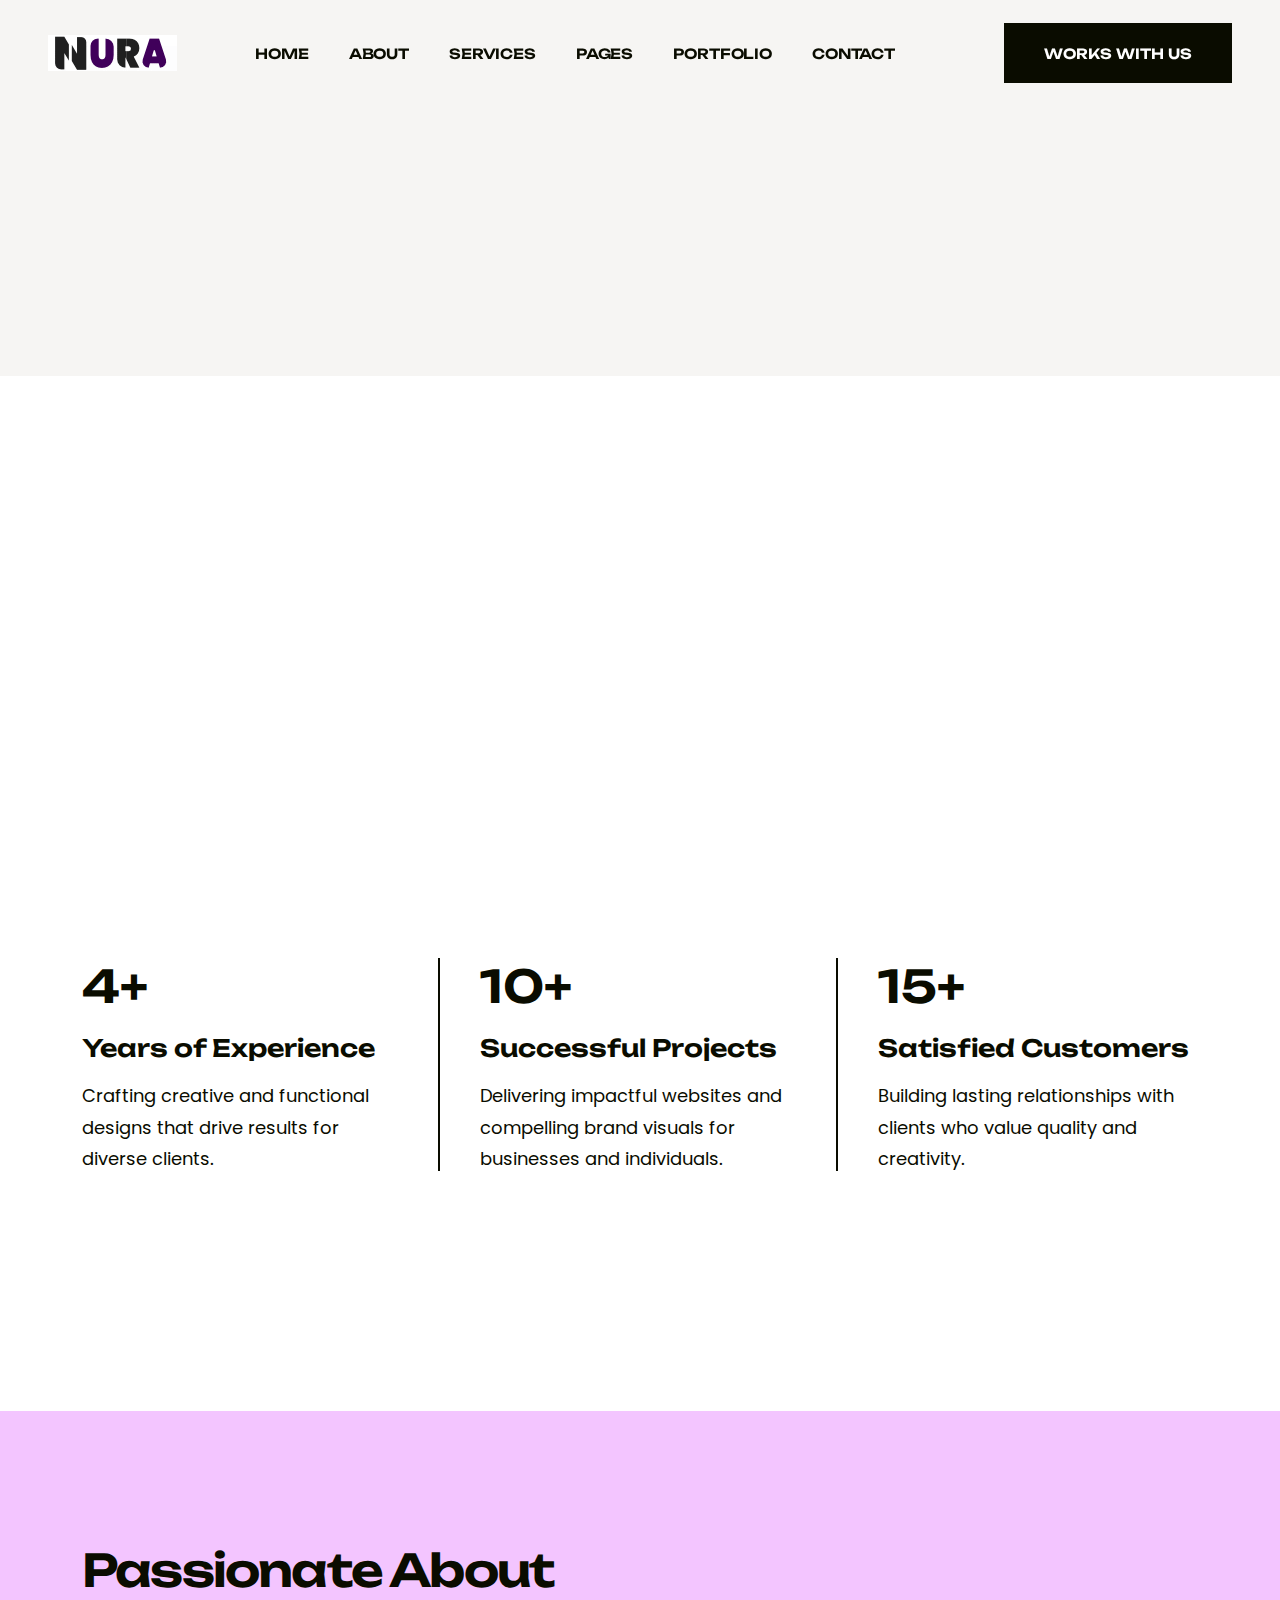
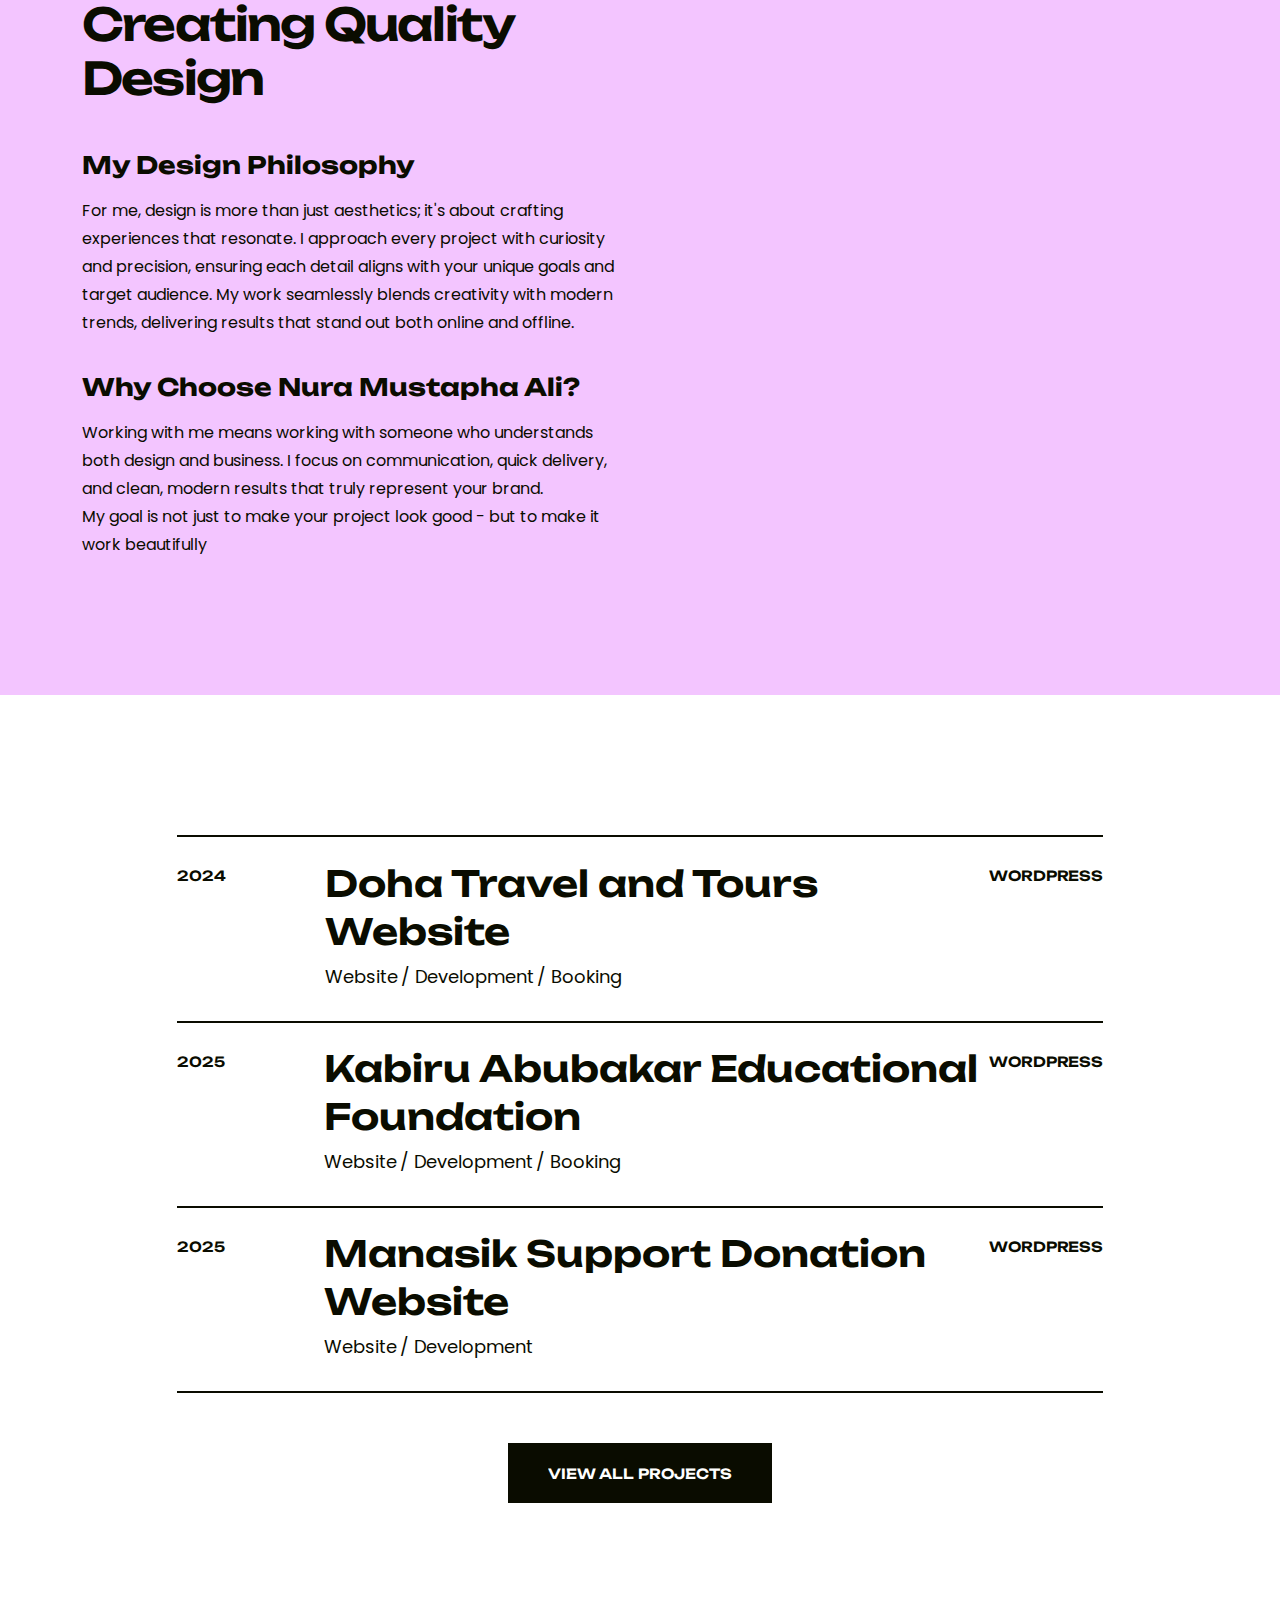
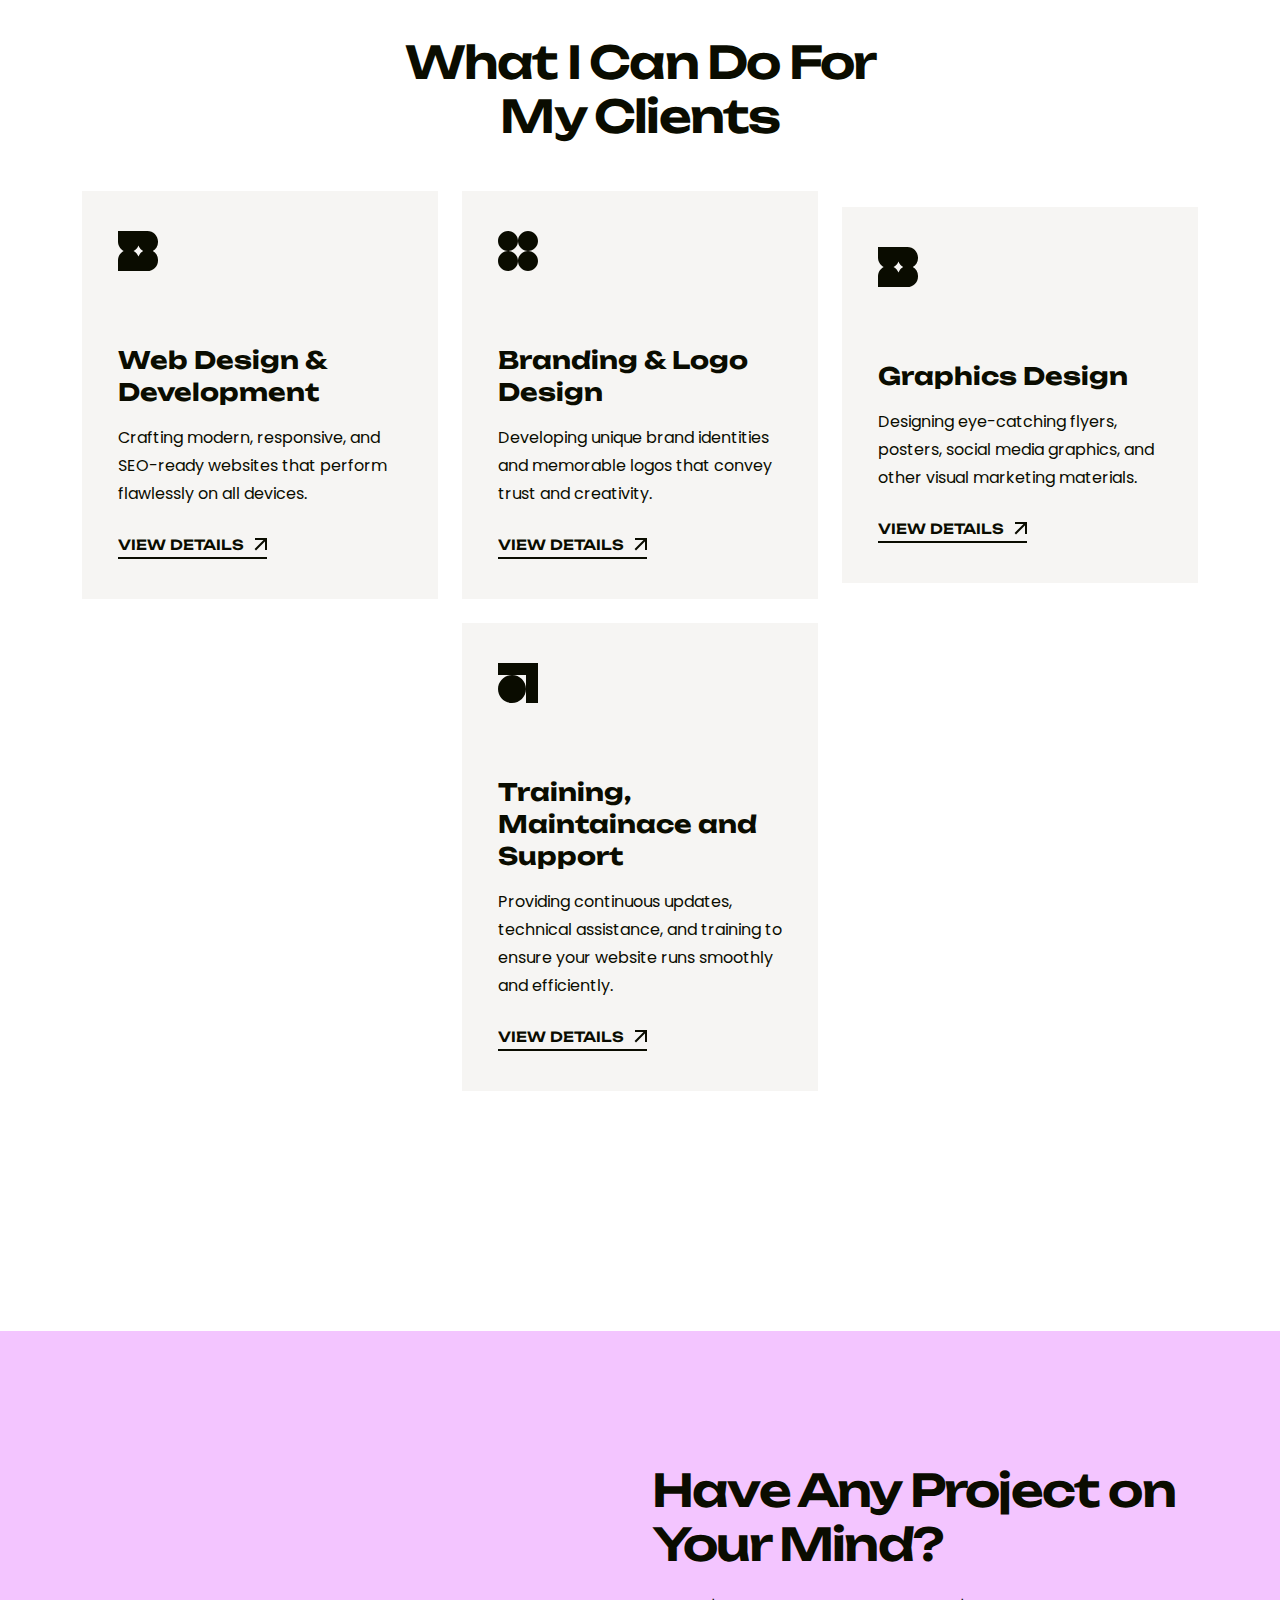
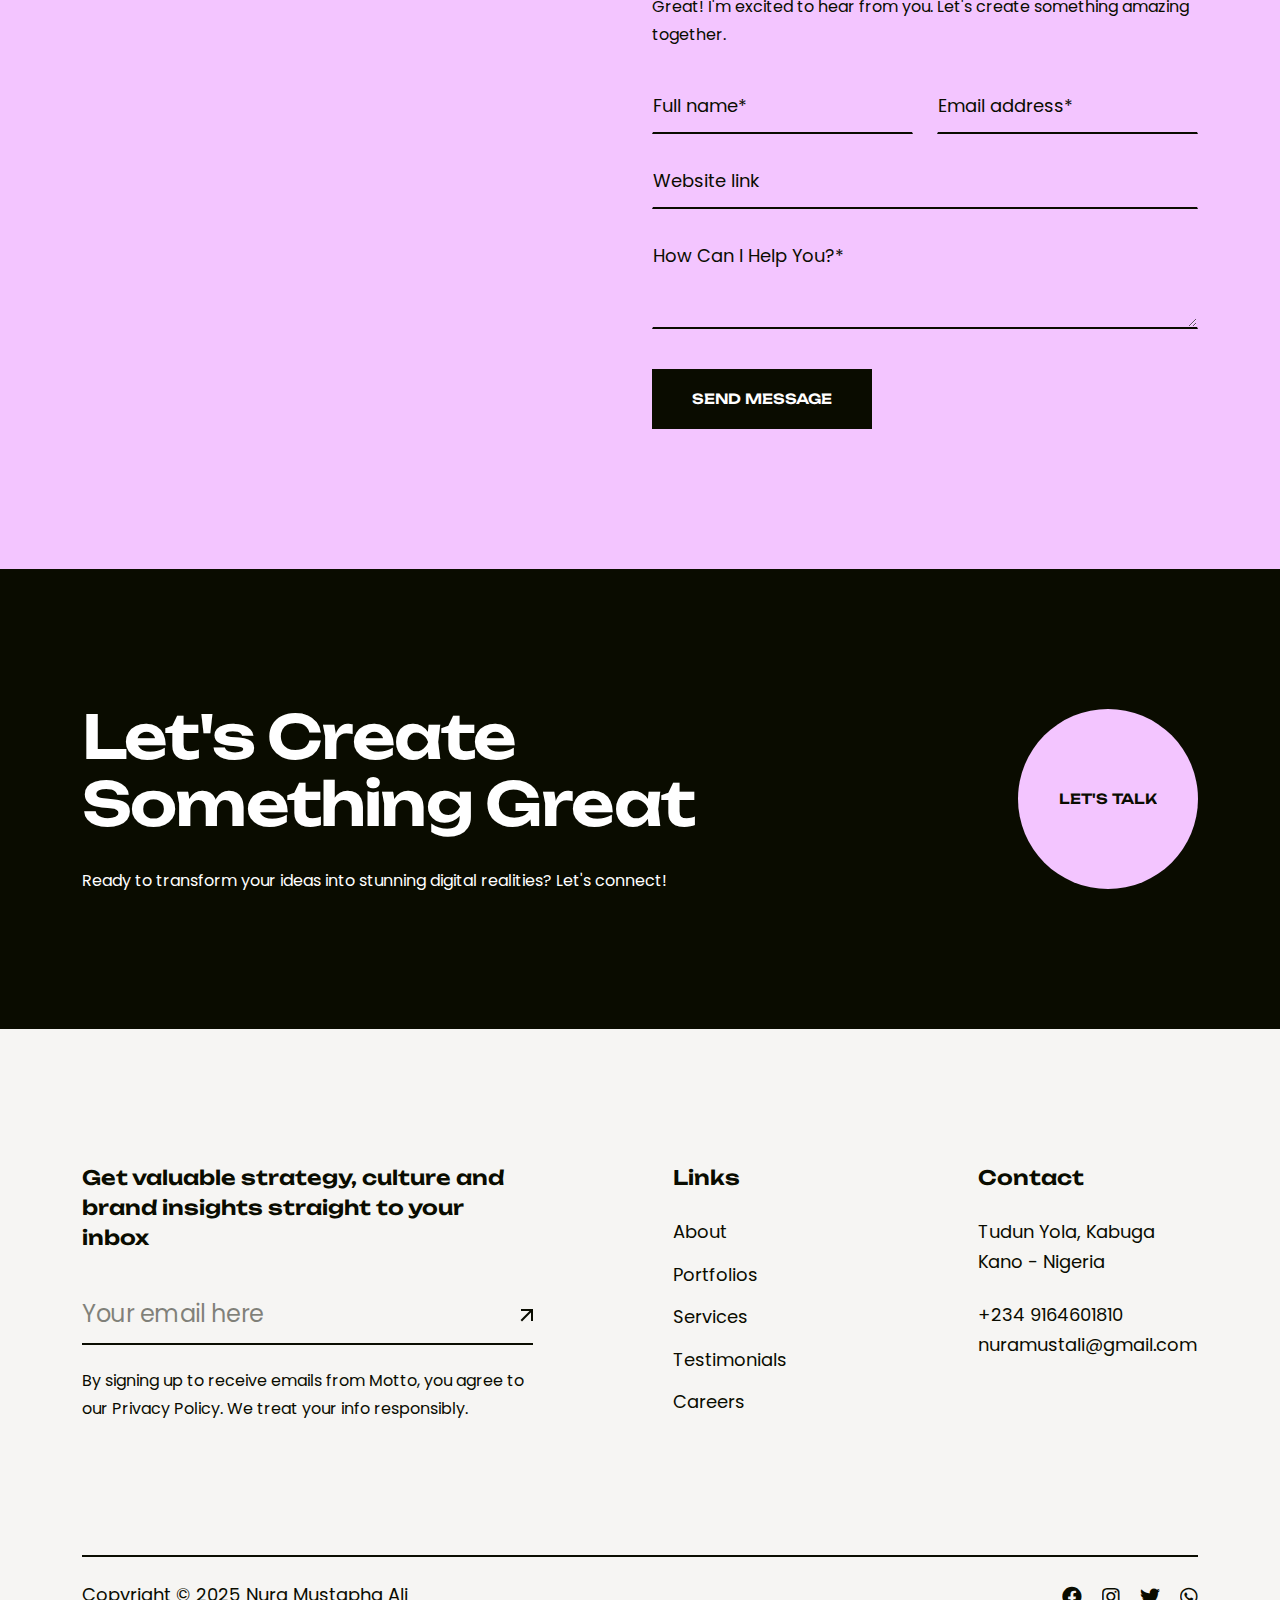
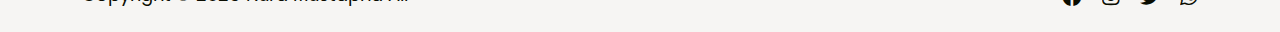
<file: index.html>
<!doctype html>
<html class="no-js" lang="zxx">

<head>
    <meta charset="utf-8">
    <meta http-equiv="x-ua-compatible" content="ie=edge">
    <title>Nura Mustapha Ali - A Web Designer and Graphics Designer From Kano State Nigeria.</title>
    <meta name="description" content="Nura Mustapha Ali - A Web Designer and Graphics Designer From Kano State Nigeria.">
    <meta name="keywords" content="Nura Mustapha Ali - A Web Designer and Graphics Designer From Kano State Nigeria.">
    <meta name="robots" content="INDEX,FOLLOW">

    <!-- Mobile Specific Metas -->
    <meta name="viewport" content="width=device-width, initial-scale=1, shrink-to-fit=no">

    <!-- Favicons - Place favicon.ico in the root directory -->
    <link rel="icon" type="image/png" sizes="32x32" href="assets/img/favicons/favicon.png">
    <meta name="msapplication-TileColor" content="#ffffff">
    <meta name="msapplication-TileImage" content="assets/img/favicons/ms-icon-144x144.png">
    <meta name="theme-color" content="#ffffff">

    <!--==============================
	  Google Fonts
	============================== -->
    <link rel="preconnect" href="https://fonts.googleapis.com">
    <link rel="preconnect" href="https://fonts.gstatic.com" crossorigin>
    <link href="https://fonts.googleapis.com/css2?family=Poppins:wght@300;400;500;600;700;800&family=Unbounded:wght@400;500;600;700&display=swap" rel="stylesheet">



    <!--==============================
	    All CSS File
	============================== -->
    <link rel="stylesheet" href="assets/css/bootstrap.min.css">
    <link rel="stylesheet" href="assets/css/all.min.css">
    <link rel="stylesheet" href="assets/css/magnific-popup.min.css">
    <link rel="stylesheet" href="assets/css/slick.min.css">
    <link rel="stylesheet" href="assets/css/animate.min.css">
    <link rel="stylesheet" href="assets/css/imageRevealHover.css">
    <!-- Theme Custom CSS -->
    <link rel="stylesheet" href="assets/css/style.css">

</head>

<body>
    <!--********************************
   		Code Start From Here
	******************************** -->




    <!--==============================
     Preloader
    ==============================-->
    <!-- <div class="preloader">
        <div class="preloader-inner">
            <span></span>
            <span></span>
            <span></span>
            <span></span>
        </div>
    </div> -->

    <div class="popup-search-box">
        <button class="searchClose"><img src="assets/img/icon/close.svg" alt="img"></button>
        <form action="#">
            <input type="text" placeholder="Search Here..">
            <button type="submit"><img src="assets/img/icon/search-white.svg" alt="img"></button>
        </form>
    </div>

    <div class="sidemenu-wrapper">
        <div class="sidemenu-content">
            <button class="closeButton sideMenuCls"><img src="assets/img/icon/close.svg" alt="icon"></button>
            <div class="widget footer-widget">
                <div class="widget-about">
                    <div class="footer-logo">
                        <a href="index.html"><img src="assets/img/logo-white.svg" alt="Ovation"></a>
                    </div>
                    <p class="about-text">Building Brands Throgh Designs & Digital Experience</p>
                     <div class="sidebar-wrap">
                        <h6>Tudun Yola, Kabuga</h6>
                        <h6>Kano, Nigeria</h6>
                    </div>
                    <div class="sidebar-wrap">
                        <h6><a href="tel:2349164601810">+234 9164601810 </a></h6>
                        <h6><a href="nuramustali@gmail.com">nuramustali@gmail.com</a></h6>
                    </div>
                    <div class="social-btn style3">
                        <a href="https://www.facebook.com/noorwebagency">
                            <span class="link-effect">
                                <span class="effect-1"><i class="fab fa-facebook"></i></span>
                                <span class="effect-1"><i class="fab fa-facebook"></i></span>
                            </span>
                        </a>
                        <a href="https://instagram.com/noorwebagency">
                            <span class="link-effect">
                                <span class="effect-1"><i class="fab fa-instagram"></i></span>
                                <span class="effect-1"><i class="fab fa-instagram"></i></span>
                            </span>
                        </a>
                        <a href="https://twitter.com/noorwebagency">
                            <span class="link-effect">
                                <span class="effect-1"><i class="fab fa-twitter"></i></span>
                                <span class="effect-1"><i class="fab fa-twitter"></i></span>
                            </span>
                        </a>
                        <a href="https://wa.me/2349164601810">
                            <span class="link-effect">
                                <span class="effect-1"><i class="fab fa-whatsapp"></i></span>
                                <span class="effect-1"><i class="fab fa-whatsapp"></i></span>
                            </span>
                        </a>
                    </div>
                </div>
            </div>
            <div class="d-flex justify-content-end">
                <a href="contact.html" class="chat-btn gsap-magnetic">Let's Work Together</a>
            </div>
        </div>
    </div>
    <!--==============================
    Mobile Menu
    ============================== -->
    <div class="mobile-menu-wrapper">
        <div class="mobile-menu-area">
            <button class="menu-toggle"><i class="fas fa-times"></i></button>
            <div class="mobile-logo">
                <a href="index.html"><img src="assets/img/logo.png" alt="Ovation"></a>
            </div>
            <div class="mobile-menu">
                <ul>
                    <li> <a href="/">Home</a></li>
                    <li><a href="about.html">About Page</a></li>
                            <li><a href="service.html">Service Page</a></li>
                    <li class="menu-item-has-children">
                        <a href="#">Pages</a>
                        <ul class="sub-menu">
                            
                            <li><a href="pricing.html">Pricing Page</a></li>
                            <li><a href="faq.html">FAQ Page</a></li>
                        </ul>
                    </li>
                    <li><a href="project.html">Portfolio</a> </li>
    
                    <li> <a href="contact.html">Contact</a>
                    </li>
                </ul>
            </div>
            <div class="sidebar-wrap">
                <h6>Tudun Yola, Kabuga</h6>
                <h6>Kano, Nigeria</h6>
            </div>
            <div class="sidebar-wrap">
                <h6><a href="tel:2349164601810">+234 9164601810 </a></h6>
                <h6><a href="nuramustali@gmail.com">nuramustali@gmail.com</a></h6>
            </div>
            <div class="social-btn style3">
                <a href="https://www.facebook.com/noorwebagency">
                    <span class="link-effect">
                        <span class="effect-1"><i class="fab fa-facebook"></i></span>
                        <span class="effect-1"><i class="fab fa-facebook"></i></span>
                    </span>
                </a>
                <a href="https://instagram.com/noorwebagency">
                    <span class="link-effect">
                        <span class="effect-1"><i class="fab fa-instagram"></i></span>
                        <span class="effect-1"><i class="fab fa-instagram"></i></span>
                    </span>
                </a>
                <a href="https://twitter.com/noorwebagency">
                    <span class="link-effect">
                        <span class="effect-1"><i class="fab fa-twitter"></i></span>
                        <span class="effect-1"><i class="fab fa-twitter"></i></span>
                    </span>
                </a>
                <a href="https://wa.me/2349164601810">
                    <span class="link-effect">
                        <span class="effect-1"><i class="fab fa-whatsapp"></i></span>
                        <span class="effect-1"><i class="fab fa-whatsapp"></i></span>
                    </span>
                </a>
            </div>
        </div>
    </div>
    <!--==============================
	Header Area
    ==============================-->
    <header class="nav-header header-layout3">
        <div class="sticky-wrapper">
            <!-- Main Menu Area -->
            <div class="menu-area">
                <div class="container-fluid">
                    <div class="row align-items-center justify-content-between">
                        <div class="col-auto">
                            <div class="header-logo">
                                <a href="index.html"><img src="assets/img/logo.png" alt="logo"></a>
                            </div>
                        </div>
                        <div class="col-auto ms-auto">
                            <nav class="main-menu d-none d-lg-inline-block">
                                <ul>
                                    <li class="active menu-item-has-children">
                                        <a href="/">
                                            <span class="link-effect">
                                                <span class="effect-1">HOME</span>
                                                <span class="effect-1">HOME</span>
                                            </span>
                                        </a>
                                    </li>
                                    <li>
                                        <a href="about.html">
                                            <span class="link-effect">
                                                <span class="effect-1">ABOUT</span>
                                                <span class="effect-1">ABOUT</span>
                                            </span>
                                        </a>
                                    </li>
                                     <li>
                                        <a href="service.html">
                                            <span class="link-effect">
                                                <span class="effect-1">SERVICES</span>
                                                <span class="effect-1">SERVICES</span>
                                            </span>
                                        </a>
                                    </li>
                                    <li class="menu-item-has-children">
                                        <a href="#">
                                            <span class="link-effect">
                                                <span class="effect-1">PAGES</span>
                                                <span class="effect-1">PAGES</span>
                                            </span>
                                        </a>
                                        <ul class="sub-menu">
                                            <li><a href="pricing.html">Pricing Page</a></li>
                                
                                            <li><a href="faq.html">FAQ Page</a></li>
                            
                                        </ul>
                                    </li>
                                    <li>
                                        <a href="project.html">
                                            <span class="link-effect">
                                                <span class="effect-1">PORTFOLIO</span>
                                                <span class="effect-1">PORTFOLIO</span>
                                            </span>
                                        </a>
                                          </li>
                                    
                                    <li>
                                        <a href="contact.html">
                                            <span class="link-effect">
                                                <span class="effect-1">CONTACT</span>
                                                <span class="effect-1">CONTACT</span>
                                            </span>
                                        </a>
                                    </li>
                                </ul>
                            </nav>
                            <div class="navbar-right d-inline-flex d-lg-none">
                                <button type="button" class="menu-toggle sidebar-btn">
                                    <span class="line"></span>
                                    <span class="line"></span>
                                    <span class="line"></span>
                                </button>
                            </div>
                        </div>
                        <div class="col-auto d-none d-lg-block">
                            <div class="header-button">
                                <a href="project.html" class="btn">
                                    <span class="link-effect">
                                        <span class="effect-1">WORKS WITH US</span>
                                        <span class="effect-1">WORKS WITH US</span>
                                    </span>
                                </a>
                            </div>
                        </div>
                    </div>
                </div>
            </div>
        </div>
    </header>

    <!--==============================
    Hero Area
    ==============================-->
    <div class="hero-wrapper hero-3" id="hero">
        <div class="container">
            <div class="hero-style3">
                <div class="row">
                    <div class="col-lg-12">
                        <h2 class="hero-title wow img-custom-anim-left">Nura Mustapha Ali</h1>
                        <div class="hero-3-thumb wow img-custom-anim-top">
                            <img class="w-100" src="assets/homehero.png" alt="img">
                        </div>
                        <h1 class="hero-title text-end wow img-custom-anim-right">with Experience</h1>
                    </div>
                    <div class="col-lg-6 offset-lg-6">
                        <p class="hero-text wow img-custom-anim-right">I am <b>Nura Mustapha Ali,</b> a <i>web and graphics designer</i> helping businesses stand out with modern websites and stunning visuals that can connect and convert.</p>
                    </div>
                </div>
            </div>
        </div>
    </div>
    <!--======== / Hero Section ========-->

    <!--==============================
    Counter Area 02
    ==============================-->
    <div class="counter-area-1 space-bottom overflow-hidden">
        <div class="container">
            <div class="row gy-40 align-items-center justify-content-lg-between justify-content-center">
                <div class="col-xl-auto col-lg-4 col-md-6 counter-divider">
                    <div class="counter-card">
                        <h3 class="counter-card_number">
                            <span class="counter-number">4</span>+
                        </h3>
                        <h4 class="counter-card_title">Years of Experience</h4>
                        <p class="counter-card_text">Crafting creative and functional designs that drive results for diverse clients.</p>
                    </div>
                </div>
                <div class="col-xl-auto col-lg-4 col-md-6 counter-divider">
                    <div class="counter-card">
                        <h3 class="counter-card_number">
                            <span class="counter-number">10</span>+
                        </h3>
                        <h4 class="counter-card_title">Successful Projects</h4>
                        <p class="counter-card_text">Delivering impactful websites and compelling brand visuals for businesses and individuals.</p>
                    </div>
                </div>
                <div class="col-xl-auto col-lg-4 col-md-6 counter-divider">
                    <div class="counter-card">
                        <h3 class="counter-card_number">
                            <span class="counter-number">15</span>+
                        </h3>
                        <h4 class="counter-card_title">Satisfied Customers</h4>
                        <p class="counter-card_text">Building lasting relationships with clients who value quality and creativity.</p>
                    </div>
                </div>
            </div>
        </div>
    </div>

    <!--==============================
    Why Choose Us Area
    ==============================-->
    <div class="why-area-1 space bg-theme">
        <div class="why-img-1-1 shape-mockup wow img-custom-anim-right" data-wow-duration="1.5s" data-wow-delay="0.2s" data-right="0" data-top="-100px" data-bottom="140px">
            <img src="assets/img/normal/why_3-1.jpg" alt="img">
        </div>
        <div class="container">
             <div class="row">
                <div class="col-lg-6">
                    <div class="title-area mb-45">
                        <h2 class="sec-title">Passionate About Creating Quality Design</h2>
                    </div>
                    <h4>My Design Philosophy</h4>
                    <p>For me, design is more than just aesthetics; it's about crafting experiences that resonate. I approach every project with curiosity and precision, ensuring each detail aligns with your unique goals and target audience. My work seamlessly blends creativity with modern trends, delivering results that stand out both online and offline.
                    </p>
                    <h4 class="mt-35">Why Choose Nura Mustapha Ali?</h4>
                    <p class="mb-n1">Working with me means working with someone who understands both design and business. I focus on communication, quick delivery, and clean, modern results that truly represent your brand. <br>My goal is not just to make your project look good - but to make it work beautifully</p>
                </div>
            </div>

        </div>
    </div>

    <!--==============================
    Project Area
    ==============================-->
    <div class="award-area-1 space overflow-hidden">
        <div class="container">
            <div class="row justify-content-center">
                <div class="col-lg-10">
                    <ul class="award-wrap-area">
                        <li class="single-award-list style2 tg-img-reveal-item" data-fx="1" data-img="assets/img/award/award-1-1.png">
                            <span class="award-year">2024</span>
                            <div class="award-details">
                                <h4><a href="project.html">Doha Travel and Tours Website</a></h4>
                                <div class="award-meta">
                                    <a href="project.html">Website</a>
                                    <a href="project.html">Development</a>
                                    <a href="project.html">Booking</a>
                                </div>
                            </div>
                            <span class="award-tag">WordPress</span>
                        </li>
						<li class="single-award-list style2 tg-img-reveal-item" data-fx="1" data-img="assets/img/award/award-1-1.png">
                            <span class="award-year">2025</span>
                            <div class="award-details">
                                <h4><a href="project.html">Kabiru Abubakar Educational Foundation</a></h4>
                                <div class="award-meta">
                                    <a href="project.html">Website</a>
                                    <a href="project.html">Development</a>
                                    <a href="project.html">Booking</a>
                                </div>
                            </div>
                            <span class="award-tag">WordPress</span>
						</li>
                        <li class="single-award-list style2 tg-img-reveal-item" data-fx="1" data-img="assets/img/award/award-1-2.png">
                            <span class="award-year">2025</span>
                            <div class="award-details">
                                <h4><a href="project.html">Manasik Support Donation Website</a></h4>
                                <div class="award-meta">
                                    <a href="project.html">Website</a>
                                    <a href="project.html">Development</a>
                                </div>
                            </div>
                            <span class="award-tag">WordPress</span>
                        </li>
                        <!-- <li class="single-award-list style2 tg-img-reveal-item" data-fx="1" data-img="assets/img/award/award-1-3.png">
                            <span class="award-year">2019</span>
                            <div class="award-details">
                                <h4><a href="project.html">Website Development</a></h4>
                                <div class="award-meta">
                                    <a href="project.html">Branding</a>
                                    <a href="project.html">Development</a>
                                </div>
                            </div>
                            <span class="award-tag">Framer</span>
                        </li>
                        <li class="single-award-list style2 tg-img-reveal-item" data-fx="1" data-img="assets/img/award/award-1-4.png">
                            <span class="award-year">2022</span>
                            <div class="award-details">
                                <h4><a href="project.html">Nova Scotia Winery</a></h4>
                                <div class="award-meta">
                                    <a href="project.html">Branding</a>
                                    <a href="project.html">Development</a>
                                    <a href="project.html">Marketing</a>
                                </div>
                            </div>
                            <span class="award-tag">Template monster</span>
                        </li>
                        <li class="single-award-list style2 tg-img-reveal-item" data-fx="1" data-img="assets/img/award/award-1-5.png">
                            <span class="award-year">2023</span>
                            <div class="award-details">
                                <h4><a href="project.html">Educational Platform</a></h4>
                                <div class="award-meta">
                                    <a href="project.html">Marketing</a>
                                    <a href="project.html">Branding</a>
                                </div>
                            </div>
                            <span class="award-tag">Themeforest</span>
                        </li> -->
                    </ul>
                    <div class="btn-wrap mt-50 justify-content-center">
                        <a href="project.html" class="btn">
                            <span class="link-effect">
                                <span class="effect-1">VIEW ALL PROJECTS</span>
                                <span class="effect-1">VIEW ALL PROJECTS</span>
                            </span>
                        </a>
                    </div>
                </div>
            </div>
        </div>
    </div>

    <!--==============================
    Feature Area
    ==============================-->
    <div class="feature-area-1 space-bottom">
        <div class="container">
            <div class="row justify-content-center">
                <div class="col-xl-6 col-lg-8">
                    <div class="title-area text-center">
                        <h2 class="sec-title">What I Can Do For My Clients</h2>
                    </div>
                </div>
            </div>
            <div class="row gy-4 align-items-center justify-content-center">
                <div class="col-xl-4 col-md-6">
                    <div class="feature-card">
                        <div class="feature-card-icon">
                            <img src="assets/img/icon/feature-icon1-2.svg" alt="icon">
                        </div>
                        <h4 class="feature-card-title">
                            <a href="service.html">Web Design & Development</a>
                        </h4>
                        <p class="feature-card-text">Crafting modern, responsive, and SEO-ready websites that perform flawlessly on all devices.</p>
                        <a href="service-details.html" class="link-btn">
                            <span class="link-effect">
                                <span class="effect-1">VIEW DETAILS</span>
                                <span class="effect-1">VIEW DETAILS</span>
                            </span>
                            <img src="assets/img/icon/arrow-left-top.svg" alt="icon">
                        </a>
                    </div>
                </div>
                <div class="col-xl-4 col-md-6">
                    <div class="feature-card">
                        <div class="feature-card-icon">
                            <img src="assets/img/icon/feature-icon1-1.svg" alt="icon">
                        </div>
                        <h4 class="feature-card-title">
                            <a href="service.html">Branding & Logo Design</a>
                        </h4>
                        <p class="feature-card-text">Developing unique brand identities and memorable logos that convey trust and creativity.</p>
                        <a href="service-details.html" class="link-btn">
                            <span class="link-effect">
                                <span class="effect-1">VIEW DETAILS</span>
                                <span class="effect-1">VIEW DETAILS</span>
                            </span>
                            <img src="assets/img/icon/arrow-left-top.svg" alt="icon">
                        </a>
                    </div>
                </div>
                <div class="col-xl-4 col-md-6">
                    <div class="feature-card">
                        <div class="feature-card-icon">
                            <img src="assets/img/icon/feature-icon1-2.svg" alt="icon">
                        </div>
                        <h4 class="feature-card-title">
                            <a href="service.html">Graphics Design</a>
                        </h4>
                        <p class="feature-card-text">Designing eye-catching flyers, posters, social media graphics, and other visual marketing materials.</p>
                        <a href="service-details.html" class="link-btn">
                            <span class="link-effect">
                                <span class="effect-1">VIEW DETAILS</span>
                                <span class="effect-1">VIEW DETAILS</span>
                            </span>
                            <img src="assets/img/icon/arrow-left-top.svg" alt="icon">
                        </a>
                    </div>
                </div>
                <div class="col-xl-4 col-md-6">
                    <div class="feature-card">
                        <div class="feature-card-icon">
                            <img src="assets/img/icon/feature-icon1-3.svg" alt="icon">
                        </div>
                        <h4 class="feature-card-title">
                            <a href="service.html">Training, Maintainace and Support</a>
                        </h4>
                        <p class="feature-card-text">Providing continuous updates, technical assistance, and training to ensure your website runs smoothly and efficiently.</p>
                        <a href="service-details.html" class="link-btn">
                            <span class="link-effect">
                                <span class="effect-1">VIEW DETAILS</span>
                                <span class="effect-1">VIEW DETAILS</span>
                            </span>
                            <img src="assets/img/icon/arrow-left-top.svg" alt="icon">
                        </a>
                    </div>
                </div>
            </div>
        </div>
    </div>

    <!--==============================
    Contact Area
    ==============================-->
    <div class="contact-area-1 space bg-theme">
        <div class="contact-map shape-mockup wow img-custom-anim-left" data-wow-duration="1.5s" data-wow-delay="0.2s" data-left="0" data-top="-100px" data-bottom="140px">
            <iframe src="https://maps.google.com/maps?q=London%20Eye%2C%20London%2C%20United%20Kingdom&t=m&z=10&output=embed&iwloc=near" allowfullscreen="" loading="lazy"></iframe>
        </div>
        <div class="container">
            <div class="row align-items-center justify-content-end">
                <div class="col-lg-6">
                    <div class="contact-form-wrap">
                        <div class="title-area mb-30">
                            <h2 class="sec-title">Have Any Project on Your Mind?</h2>
                            <p>Great! I'm excited to hear from you. Let's create something amazing together.</p>
                        </div>
                        <form action="mail.php" method="POST" class="contact-form ajax-contact">
                            <div class="row">
                                <div class="col-md-6">
                                    <div class="form-group">
                                        <input type="text" class="form-control style-border" name="name" id="name" placeholder="Full name*">
                                    </div>
                                </div>
                                <div class="col-md-6">
                                    <div class="form-group">
                                        <input type="text" class="form-control style-border" name="email" id="email" placeholder="Email address*">
                                    </div>
                                </div>
                                <div class="col-lg-12">
                                    <div class="form-group">
                                        <input type="text" class="form-control style-border" name="website" id="website" placeholder="Website link">
                                    </div>
                                </div>
                                <div class="col-lg-12">
                                    <div class="form-group">
                                        <textarea name="message" placeholder="How Can I Help You?*" id="contactForm" class="form-control style-border"></textarea>
                                    </div>
                                </div>
                            </div>
                            <div class="form-btn col-12">
                                <button type="submit" class="btn mt-20">
                                    <span class="link-effect">
                                        <span class="effect-1">SEND MESSAGE</span>
                                        <span class="effect-1">SEND MESSAGE</span>
                                    </span>
                                </button>
                            </div>
                        </form>
                    </div>
                </div>
            </div>
        </div>
    </div>

    <!--==============================
    Blog Area
    ==============================-->
    <!-- <section class="blog-area-3 space">
        <div class="container">
            <div class="row justify-content-between">
                <div class="col-xxl-4 col-xl-5 position-relative">
                    <div class="sec_title_static">
                        <div class="sec_title_wrap">
                            <div class="title-area">
                                <h2 class="sec-title">Read Our Articles and News</h2>
                            </div>
                        </div>
                    </div>
                </div>
                <div class="col-xxl-7 col-xl-7">
                    <div class="blog-grid-static-wrap">
                        <div class="blog-grid-static">
                            <div class="blog-grid">
                                <div class="blog-img">
                                    <a href="blog-details.html">
                                        <img src="assets/img/blog/blog_3_1.png" alt="blog image">
                                    </a>
                                </div>
                                <div class="blog-content">
                                    <div class="post-meta-item blog-meta">
                                        <a href="blog.html">March 26, 2024</a>
                                        <a href="blog.html">Branding</a>
                                    </div>
                                    <h4 class="blog-title"><a href="blog-details.html">Everything You Should Know About Return</a></h4>
                                    <a href="blog-details.html" class="link-btn">
                                        <span class="link-effect">
                                            <span class="effect-1">READ MORE</span>
                                            <span class="effect-1">READ MORE</span>
                                        </span>
                                        <img src="assets/img/icon/arrow-left-top.svg" alt="icon">
                                    </a>
                                </div>
                            </div>
                        </div>
                        <div class="blog-grid-static">
                            <div class="blog-grid">
                                <div class="blog-img">
                                    <a href="blog-details.html">
                                        <img src="assets/img/blog/blog_3_2.png" alt="blog image">
                                    </a>
                                </div>
                                <div class="blog-content">
                                    <div class="post-meta-item blog-meta">
                                        <a href="blog.html">March 26, 2024</a>
                                        <a href="blog.html">Branding</a>
                                    </div>
                                    <h4 class="blog-title"><a href="blog-details.html">6 Big Commerce Design Tips For Big Results</a></h4>
                                    <a href="blog-details.html" class="link-btn">
                                        <span class="link-effect">
                                            <span class="effect-1">READ MORE</span>
                                            <span class="effect-1">READ MORE</span>
                                        </span>
                                        <img src="assets/img/icon/arrow-left-top.svg" alt="icon">
                                    </a>
                                </div>
                            </div>
                        </div>
                        <div class="blog-grid-static">
                            <div class="blog-grid">
                                <div class="blog-img">
                                    <a href="blog-details.html">
                                        <img src="assets/img/blog/blog_3_3.png" alt="blog image">
                                    </a>
                                </div>
                                <div class="blog-content">
                                    <div class="post-meta-item blog-meta">
                                        <a href="blog.html">March 26, 2024</a>
                                        <a href="blog.html">Branding</a>
                                    </div>
                                    <h4 class="blog-title"><a href="blog-details.html">Four Steps to Conduct a Successful Usability</a></h4>
                                    <a href="blog-details.html" class="link-btn">
                                        <span class="link-effect">
                                            <span class="effect-1">READ MORE</span>
                                            <span class="effect-1">READ MORE</span>
                                        </span>
                                        <img src="assets/img/icon/arrow-left-top.svg" alt="icon">
                                    </a>
                                </div>
                            </div>
                        </div>
                    </div>
                </div>
            </div>
        </div>
    </section> -->

    <!--==============================
    CTA Area
    ==============================-->
    <div class="cta-area-1 overflow-hidden bg-title space text-xl-start text-center">
        <div class="container">
            <div class="row justify-content-xl-between justify-content-center align-items-center">
                <div class="col-xl-8 col-lg-10">
                    <div class="title-area mb-xl-0 mb-60">
                        <h2 class="sec-title text-white">Let's Create Something Great</h2>
                        <p class="sec-text mt-30 mb-n2 text-white">Ready to transform your ideas into stunning digital realities? Let's connect!</p>
                    </div>
                </div>
                <div class="col-xl-auto">
                    <a class="circle-btn btn bg-theme text-title gsap-magnetic" href="contact.html">
                        <span class="link-effect">
                            <span class="effect-1">LET'S TALK</span>
                            <span class="effect-1">LET'S TALK</span>
                        </span>
                    </a>
                </div>
            </div>
        </div>
    </div>

    <!--==============================
        Footer Area
    ==============================-->
    <footer class="footer-wrapper footer-layout2 overflow-hidden">
        <div class="container">
            <div class="widget-area space-top">
                <div class="row justify-content-between">
                    <div class="col-md-6 col-xl-5 col-lg-6">
                        <div class="widget widget-newsletter footer-widget">
                            <h3 class="widget_title">Get valuable strategy, culture and brand insights straight to your inbox</h3>
                            <form class="newsletter-form">
                                <div class="form-group">
                                    <input class="form-control" type="email" placeholder="Your email here" required="">
                                </div>
                                <button type="submit" class="btn"><img src="assets/img/icon/arrow-left-top.svg" alt=""></button>
                            </form>
                            <p>By signing up to receive emails from Motto, you agree to our Privacy Policy. We treat your info responsibly.</p>
                        </div>
                    </div>
                    <div class="col-md-3 col-xl-2 col-lg-3">
                        <div class="widget widget_nav_menu footer-widget">
                            <h3 class="widget_title">Links</h3>
                            <div class="menu-all-pages-container list-column2">
                                <ul class="menu">
                                    <li><a href="about.html"> About</a></li>
                                    <li><a href="project.html">Portfolios</a></li>
                                    <li><a href="service.html">Services</a></li>
                                    <li><a href="contact.html">Testimonials</a></li>
                                    <li><a href="project.html">Careers</a></li>
                                </ul>
                            </div>
                        </div>
                    </div>
                    <div class="col-md-6 col-xl-auto col-lg-4">
                        <div class="widget footer-widget widget-contact">
                            <h3 class="widget_title">Contact</h3>
                            <ul class="contact-info-list">
                                <li>Tudun Yola, Kabuga <br> Kano - Nigeria</li>
                                <li>
                                    <a href="tel:1800123654987">+234 9164601810</a>
                                    <a href="mailto:nuramustali@gmail.com">nuramustali@gmail.com</a>
                                </li>
                            </ul>
                        </div>
                    </div>
                </div>
            </div>
        </div>
        <div class="container">
            <div class="copyright-wrap">
                <div class="row gy-3 justify-content-between align-items-center">
                    <div class="col-md-6">
                        <p class="copyright-text">Copyright © 2025
                            <a href="https://wa.me/2349164601810">Nura Mustapha Ali</a>
                        </p>

                    </div>
                    <div class="col-md-6 align-self-center">
                        <div class="social-btn style3 justify-content-md-end">
                            <a href="https://www.facebook.com/noorwebagency">
                                <span class="link-effect">
                                    <span class="effect-1"><i class="fab fa-facebook"></i></span>
                                    <span class="effect-1"><i class="fab fa-facebook"></i></span>
                                </span>
                            </a>
                            <a href="https://instagram.com/noorwebagency">
                                <span class="link-effect">
                                    <span class="effect-1"><i class="fab fa-instagram"></i></span>
                                    <span class="effect-1"><i class="fab fa-instagram"></i></span>
                                </span>
                            </a>
                            <a href="https://twitter.com/noorwebagency">
                                <span class="link-effect">
                                    <span class="effect-1"><i class="fab fa-twitter"></i></span>
                                    <span class="effect-1"><i class="fab fa-twitter"></i></span>
                                </span>
                            </a>
                            <a href="https://wa.me/2349164601810">
                                <span class="link-effect">
                                    <span class="effect-1"><i class="fab fa-whatsapp"></i></span>
                                    <span class="effect-1"><i class="fab fa-whatsapp"></i></span>
                                </span>
                            </a>
                        </div>
                    </div>
                </div>
            </div>
        </div>
    </footer>

    <!--********************************
			Code End  Here
	******************************** -->

    <!-- Scroll To Top -->
    <div class="scroll-top">
        <svg class="progress-circle svg-content" width="100%" height="100%" viewBox="-1 -1 102 102">
            <path d="M50,1 a49,49 0 0,1 0,98 a49,49 0 0,1 0,-98" style="transition: stroke-dashoffset 10ms linear 0s; stroke-dasharray: 307.919, 307.919; stroke-dashoffset: 307.919;"></path>
        </svg>
    </div>


    <!-- Jquery -->
    <script src="assets/js/vendor/jquery-3.6.0.min.js"></script>
    <script src="assets/js/slick.min.js"></script>
    <script src="assets/js/bootstrap.min.js"></script>
    <script src="assets/js/jquery.magnific-popup.min.js"></script>
    <script src="assets/js/jquery.counterup.min.js"></script>
    <script src="assets/js/imagesloaded.pkgd.min.js"></script>
    <script src="assets/js/isotope.pkgd.min.js"></script>
    <script src="assets/js/gsap.min.js"></script>

    <script src="assets/js/twinmax.js"></script>
    <script src="assets/js/imageRevealHover.js"></script>
    <script src="assets/js/jarallax.min.js"></script>
    <script src="assets/js/jquery.marquee.min.js"></script>
    <script src="assets/js/jquery-ui.min.js"></script>
    <script src="assets/js/waypoints.js"></script>
    <script src="assets/js/wow.js"></script>

    <!-- Main Js File -->
    <script src="assets/js/main.js"></script>
</body>

</html>
</file>
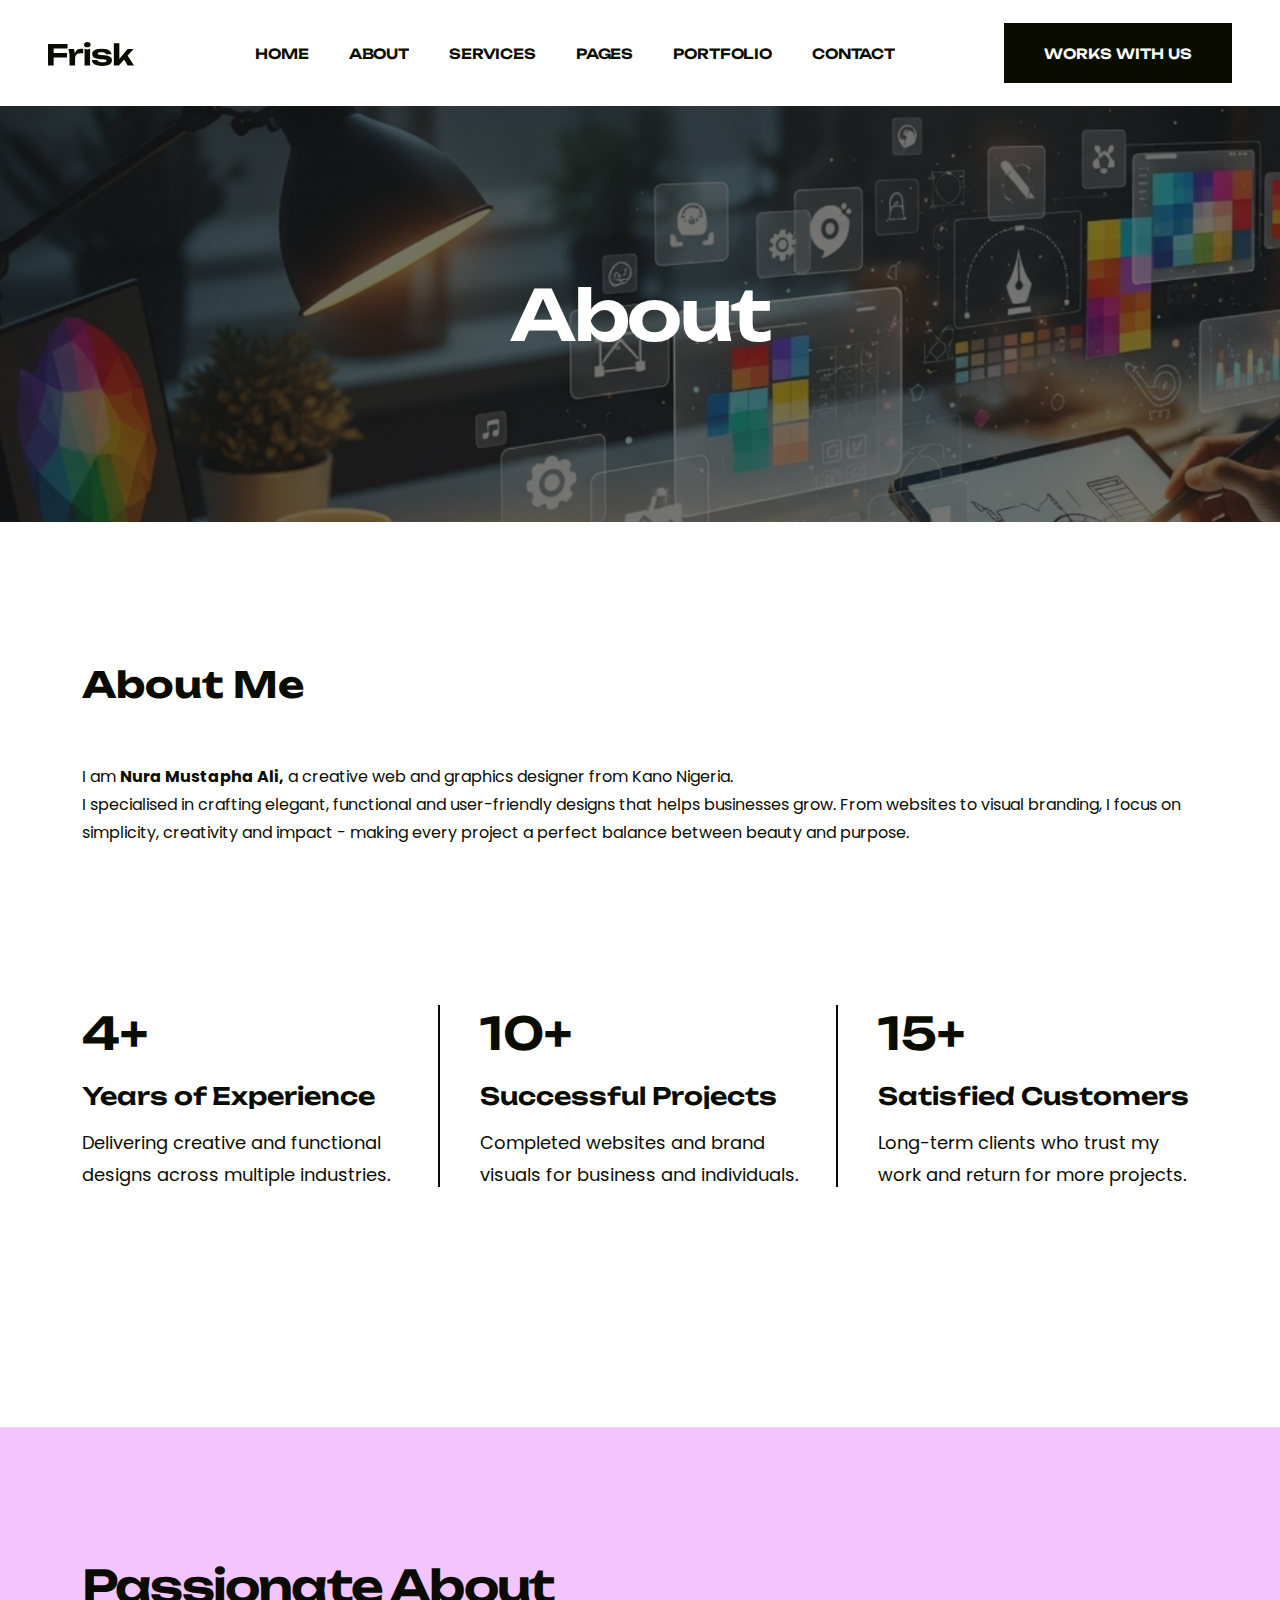
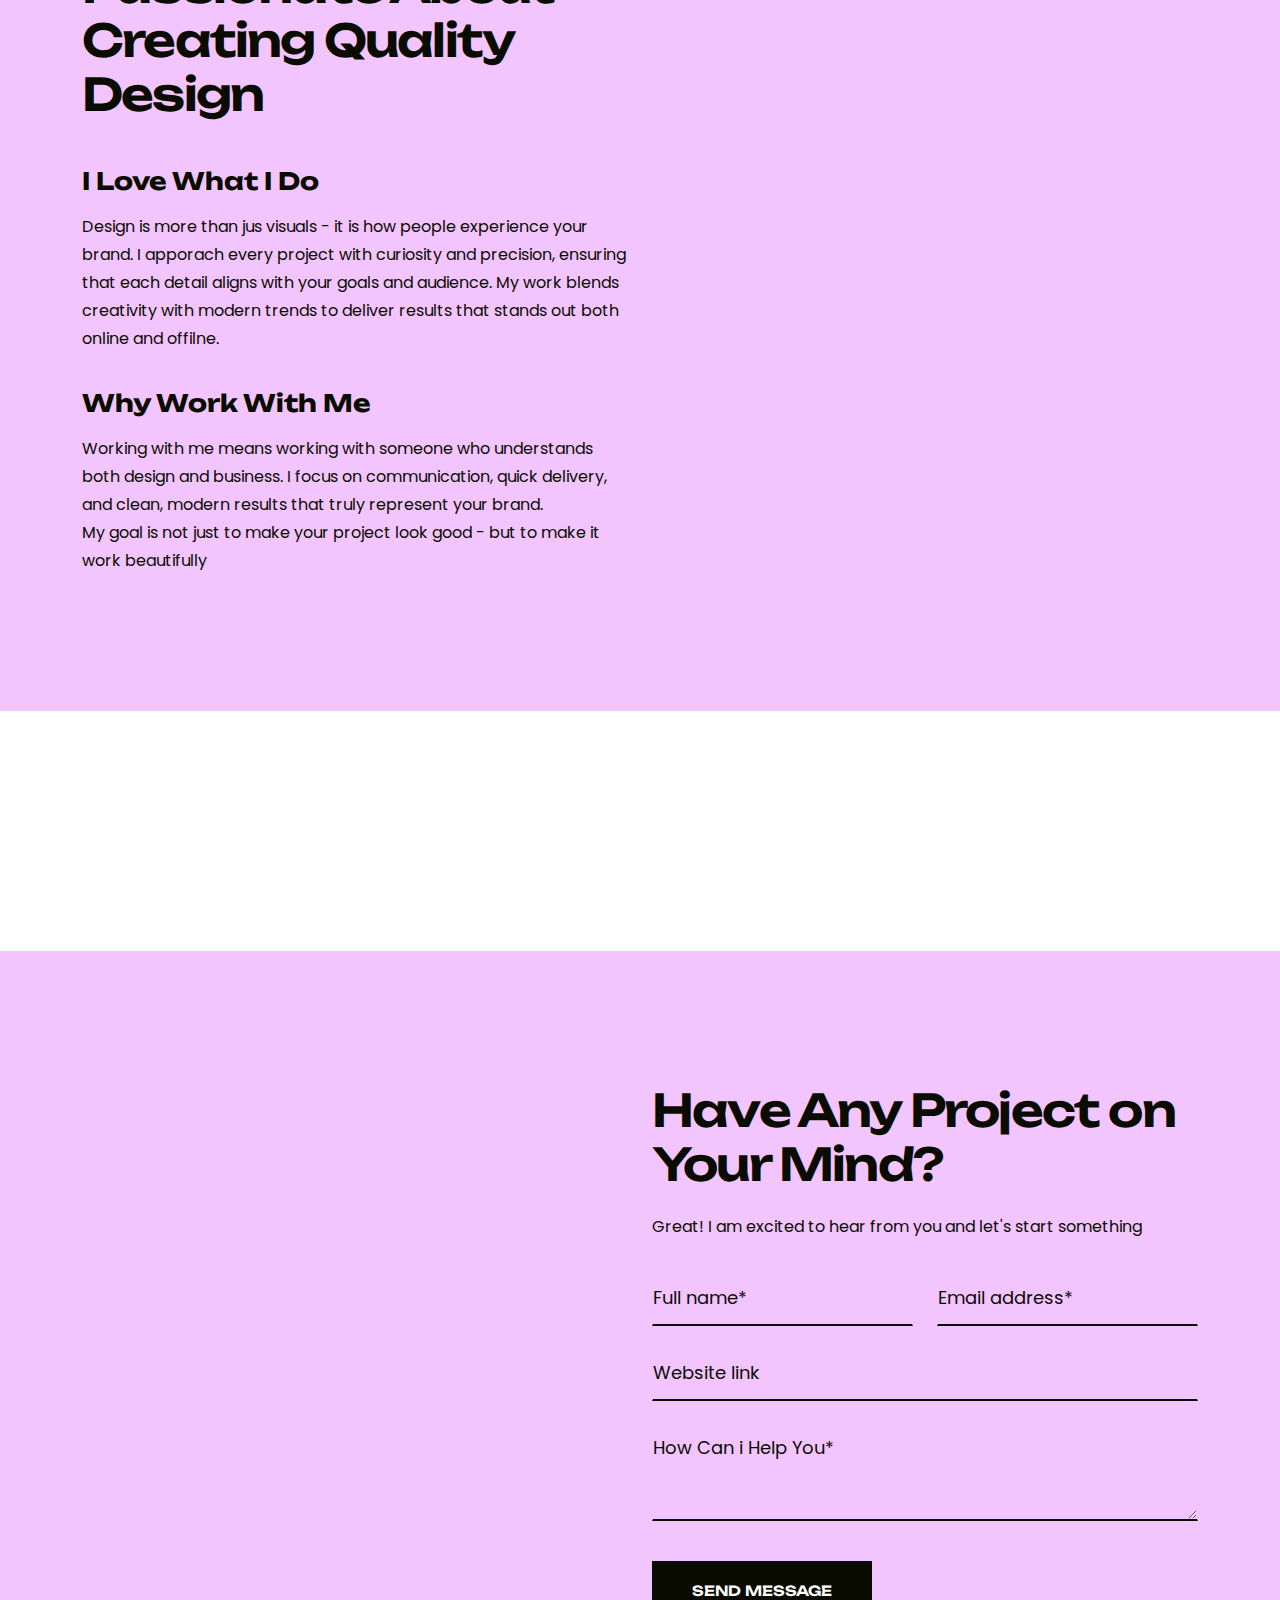
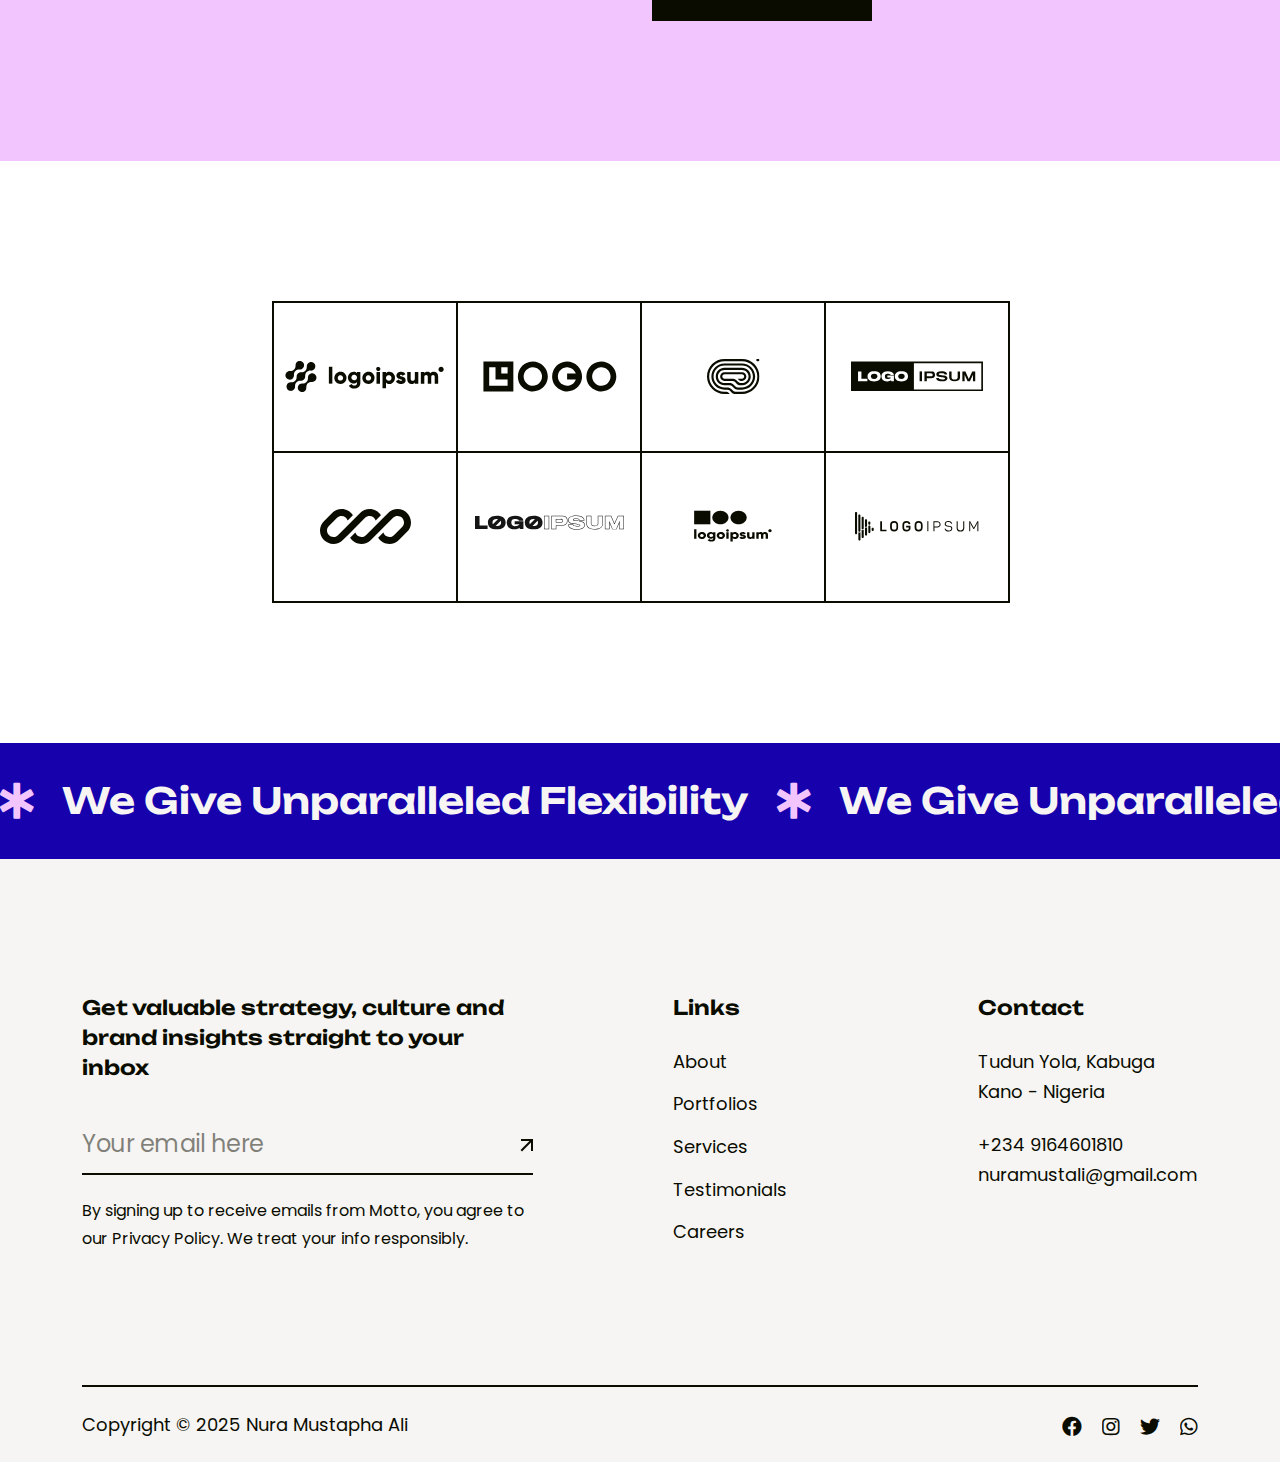
<file: about.html>
<!doctype html>
<html class="no-js" lang="zxx">

<head>
    <meta charset="utf-8">
    <meta http-equiv="x-ua-compatible" content="ie=edge">
    <title>Nura Mustapha Ali - A Web Designer and Graphics Designer From Kano State Nigeria.</title>
    <meta name="description" content="Nura Mustapha Ali - A Web Designer and Graphics Designer From Kano State Nigeria.">
    <meta name="keywords" content="Nura Mustapha Ali - A Web Designer and Graphics Designer From Kano State Nigeria.">
    <meta name="robots" content="INDEX,FOLLOW">

    <!-- Mobile Specific Metas -->
    <meta name="viewport" content="width=device-width, initial-scale=1, shrink-to-fit=no">

    <!-- Favicons - Place favicon.ico in the root directory -->
    <link rel="icon" type="image/png" sizes="32x32" href="assets/img/favicons/favicon.png">
    <meta name="msapplication-TileColor" content="#ffffff">
    <meta name="msapplication-TileImage" content="assets/img/favicons/ms-icon-144x144.png">
    <meta name="theme-color" content="#ffffff">

    <!--==============================
	  Google Fonts
	============================== -->
    <link rel="preconnect" href="https://fonts.googleapis.com">
    <link rel="preconnect" href="https://fonts.gstatic.com" crossorigin>
    <link href="https://fonts.googleapis.com/css2?family=Poppins:wght@300;400;500;600;700;800&family=Unbounded:wght@400;500;600;700&display=swap" rel="stylesheet">



    <!--==============================
	    All CSS File
	============================== -->
    <link rel="stylesheet" href="assets/css/bootstrap.min.css">
    <link rel="stylesheet" href="assets/css/all.min.css">
    <link rel="stylesheet" href="assets/css/magnific-popup.min.css">
    <link rel="stylesheet" href="assets/css/slick.min.css">
    <link rel="stylesheet" href="assets/css/animate.min.css">
    <link rel="stylesheet" href="assets/css/imageRevealHover.css">
    <!-- Theme Custom CSS -->
    <link rel="stylesheet" href="assets/css/style.css">

</head>

<body>
    <!--********************************
   		Code Start From Here
	******************************** -->




    <!--==============================
     Preloader
    ==============================-->
    <!-- <div class="preloader">
        <div class="preloader-inner">
            <span></span>
            <span></span>
            <span></span>
            <span></span>
        </div>
    </div> -->

    <div class="popup-search-box">
        <button class="searchClose"><img src="assets/img/icon/close.svg" alt="img"></button>
        <form action="#">
            <input type="text" placeholder="Search Here..">
            <button type="submit"><img src="assets/img/icon/search-white.svg" alt="img"></button>
        </form>
    </div>

    <div class="sidemenu-wrapper">
        <div class="sidemenu-content">
            <button class="closeButton sideMenuCls"><img src="assets/img/icon/close.svg" alt="icon"></button>
            <div class="widget footer-widget">
                <div class="widget-about">
                    <div class="footer-logo">
                        <a href="index.html"><img src="assets/img/logo-white.svg" alt="Ovation"></a>
                    </div>
                    <p class="about-text">Building Brands Throgh Designs & Digital Experience</p>
                     <div class="sidebar-wrap">
                        <h6>Tudun Yola, Kabuga</h6>
                        <h6>Kano, Nigeria</h6>
                    </div>
                    <div class="sidebar-wrap">
                        <h6><a href="tel:2349164601810">+234 9164601810 </a></h6>
                        <h6><a href="nuramustali@gmail.com">nuramustali@gmail.com</a></h6>
                    </div>
                    <div class="social-btn style3">
                        <a href="https://www.facebook.com/noorwebagency">
                            <span class="link-effect">
                                <span class="effect-1"><i class="fab fa-facebook"></i></span>
                                <span class="effect-1"><i class="fab fa-facebook"></i></span>
                            </span>
                        </a>
                        <a href="https://instagram.com/noorwebagency">
                            <span class="link-effect">
                                <span class="effect-1"><i class="fab fa-instagram"></i></span>
                                <span class="effect-1"><i class="fab fa-instagram"></i></span>
                            </span>
                        </a>
                        <a href="https://twitter.com/noorwebagency">
                            <span class="link-effect">
                                <span class="effect-1"><i class="fab fa-twitter"></i></span>
                                <span class="effect-1"><i class="fab fa-twitter"></i></span>
                            </span>
                        </a>
                        <a href="https://wa.me/2349164601810">
                            <span class="link-effect">
                                <span class="effect-1"><i class="fab fa-whatsapp"></i></span>
                                <span class="effect-1"><i class="fab fa-whatsapp"></i></span>
                            </span>
                        </a>
                    </div>
                </div>
            </div>
            <div class="d-flex justify-content-end">
                <a href="contact.html" class="chat-btn gsap-magnetic">Let's Work Together</a>
            </div>
        </div>
    </div>
    <!--==============================
    Mobile Menu
    ============================== -->
    <div class="mobile-menu-wrapper">
        <div class="mobile-menu-area">
            <button class="menu-toggle"><i class="fas fa-times"></i></button>
            <div class="mobile-logo">
                <a href="index.html"><img src="assets/img/logo.svg" alt="Ovation"></a>
            </div>
            <div class="mobile-menu">
                <ul>
                    <li> <a href="/">Home</a></li>
                    <li><a href="about.html">About Page</a></li>
                            <li><a href="service.html">Service Page</a></li>
                    <li class="menu-item-has-children">
                        <a href="#">Pages</a>
                        <ul class="sub-menu">
                            
                            <li><a href="pricing.html">Pricing Page</a></li>
                            <li><a href="faq.html">FAQ Page</a></li>
                        </ul>
                    </li>
                    <li><a href="project.html">Portfolio</a> </li>
    
                    <li> <a href="contact.html">Contact</a>
                    </li>
                </ul>
            </div>
            <div class="sidebar-wrap">
                <h6>Tudun Yola, Kabuga</h6>
                <h6>Kano, Nigeria</h6>
            </div>
            <div class="sidebar-wrap">
                <h6><a href="tel:2349164601810">+234 9164601810 </a></h6>
                <h6><a href="nuramustali@gmail.com">nuramustali@gmail.com</a></h6>
            </div>
            <div class="social-btn style3">
                <a href="https://www.facebook.com/noorwebagency">
                    <span class="link-effect">
                        <span class="effect-1"><i class="fab fa-facebook"></i></span>
                        <span class="effect-1"><i class="fab fa-facebook"></i></span>
                    </span>
                </a>
                <a href="https://instagram.com/noorwebagency">
                    <span class="link-effect">
                        <span class="effect-1"><i class="fab fa-instagram"></i></span>
                        <span class="effect-1"><i class="fab fa-instagram"></i></span>
                    </span>
                </a>
                <a href="https://twitter.com/noorwebagency">
                    <span class="link-effect">
                        <span class="effect-1"><i class="fab fa-twitter"></i></span>
                        <span class="effect-1"><i class="fab fa-twitter"></i></span>
                    </span>
                </a>
                <a href="https://wa.me/2349164601810">
                    <span class="link-effect">
                        <span class="effect-1"><i class="fab fa-whatsapp"></i></span>
                        <span class="effect-1"><i class="fab fa-whatsapp"></i></span>
                    </span>
                </a>
            </div>
        </div>
    </div>
    <!--==============================
	Header Area
    ==============================-->
    <header class="nav-header header-layout3">
        <div class="sticky-wrapper">
            <!-- Main Menu Area -->
            <div class="menu-area">
                <div class="container-fluid">
                    <div class="row align-items-center justify-content-between">
                        <div class="col-auto">
                            <div class="header-logo">
                                <a href="index.html"><img src="assets/img/logo.svg" alt="logo"></a>
                            </div>
                        </div>
                        <div class="col-auto ms-auto">
                            <nav class="main-menu d-none d-lg-inline-block">
                                <ul>
                                    <li class="active menu-item-has-children">
                                        <a href="/">
                                            <span class="link-effect">
                                                <span class="effect-1">HOME</span>
                                                <span class="effect-1">HOME</span>
                                            </span>
                                        </a>
                                    </li>
                                    <li>
                                        <a href="about.html">
                                            <span class="link-effect">
                                                <span class="effect-1">ABOUT</span>
                                                <span class="effect-1">ABOUT</span>
                                            </span>
                                        </a>
                                    </li>
                                     <li>
                                        <a href="service.html">
                                            <span class="link-effect">
                                                <span class="effect-1">SERVICES</span>
                                                <span class="effect-1">SERVICES</span>
                                            </span>
                                        </a>
                                    </li>
                                    <li class="menu-item-has-children">
                                        <a href="#">
                                            <span class="link-effect">
                                                <span class="effect-1">PAGES</span>
                                                <span class="effect-1">PAGES</span>
                                            </span>
                                        </a>
                                        <ul class="sub-menu">
                                            <li><a href="pricing.html">Pricing Page</a></li>
                                
                                            <li><a href="faq.html">FAQ Page</a></li>
                            
                                        </ul>
                                    </li>
                                    <li>
                                        <a href="project.html">
                                            <span class="link-effect">
                                                <span class="effect-1">PORTFOLIO</span>
                                                <span class="effect-1">PORTFOLIO</span>
                                            </span>
                                        </a>
                                          </li>
                                    
                                    <li>
                                        <a href="contact.html">
                                            <span class="link-effect">
                                                <span class="effect-1">CONTACT</span>
                                                <span class="effect-1">CONTACT</span>
                                            </span>
                                        </a>
                                    </li>
                                </ul>
                            </nav>
                            <div class="navbar-right d-inline-flex d-lg-none">
                                <button type="button" class="menu-toggle sidebar-btn">
                                    <span class="line"></span>
                                    <span class="line"></span>
                                    <span class="line"></span>
                                </button>
                            </div>
                        </div>
                        <div class="col-auto d-none d-lg-block">
                            <div class="header-button">
                                <a href="project.html" class="btn">
                                    <span class="link-effect">
                                        <span class="effect-1">WORKS WITH US</span>
                                        <span class="effect-1">WORKS WITH US</span>
                                    </span>
                                </a>
                            </div>
                        </div>
                    </div>
                </div>
            </div>
        </div>
    </header>

    <!--==============================
    Breadcumb
    ============================== -->
    <div class="breadcumb-wrapper" data-bg-src="assets/abouthero.png">
        <div class="container">
            <div class="breadcumb-content">
                <h1 class="breadcumb-title">About</h1>
            </div>
        </div>
    </div>

    <!--==============================
    Counter Area 02
    ==============================-->
 <div class="counter-area-1 space overflow-hidden">     <div class="container">
<div class="row gy-40 align-items-center justify-content-lg-between justify-content-center">
                    
                    <h3>About Me</h4>
                    <p>I am <b>Nura Mustapha Ali,</b> a creative web and graphics designer from Kano Nigeria. <br>I specialised in crafting elegant, functional and user-friendly designs that helps
                    businesses grow. From websites to visual branding, I focus on simplicity, creativity and impact - making every project a perfect balance between beauty and purpose.</p>
                   
            </div>

        </div>
    <div class="counter-area-1 space overflow-hidden">
        <div class="container">
            <div class="row gy-40 align-items-center justify-content-lg-between justify-content-center">
                <div class="col-xl-auto col-lg-4 col-md-6 counter-divider">
                    <div class="counter-card">
                        <h3 class="counter-card_number">
                            <span class="counter-number">4</span>+
                        </h3>
                        <h4 class="counter-card_title">Years of Experience</h4>
                        <p class="counter-card_text">Delivering creative and functional designs across multiple industries.</p>
                    </div>
                </div>
                <div class="col-xl-auto col-lg-4 col-md-6 counter-divider">
                    <div class="counter-card">
                        <h3 class="counter-card_number">
                            <span class="counter-number">10</span>+
                        </h3>
                        <h4 class="counter-card_title">Successful Projects</h4>
                        <p class="counter-card_text">Completed websites and brand visuals for business and individuals.</p>
                    </div>
                </div>
                <div class="col-xl-auto col-lg-4 col-md-6 counter-divider">
                    <div class="counter-card">
                        <h3 class="counter-card_number">
                            <span class="counter-number">15</span>+
                        </h3>
                        <h4 class="counter-card_title">Satisfied Customers</h4>
                        <p class="counter-card_text">Long-term clients who trust my work and return for more projects.</p>
                    </div>
                </div>
            </div>
        </div>
    </div>

    <!--==============================
    Why Choose Us Area
    ==============================-->
    <div class="why-area-1 space bg-theme">
        <div class="why-img-1-1 shape-mockup wow img-custom-anim-right" data-wow-duration="1.5s" data-wow-delay="0.2s" data-right="0" data-top="-100px" data-bottom="140px">
            <img src="assets/img/normal/why_3-1.jpg" alt="img">
        </div>
        <div class="container">
            <div class="row">
                <div class="col-lg-6">
                    <div class="title-area mb-45">
                        <h2 class="sec-title">Passionate About Creating Quality Design</h2>
                    </div>
                    <h4>I Love What I Do</h4>
                    <p>Design is more than jus visuals - it is how people experience your brand. I apporach every project with curiosity and precision, ensuring that each detail aligns with
                        your goals and audience. My work blends creativity with modern trends to deliver results that stands out both online and offilne.
                    </p>
                    <h4 class="mt-35">Why Work With Me</h4>
                    <p class="mb-n1">Working with me means working with someone who understands both design and business. I focus on communication, quick delivery, and clean, modern results that truly represent your brand. <br>My goal is not just to make your project look good - but to make it work beautifully</p>
                </div>
            </div>

        </div>
    </div>

    <!--==============================
    Award Area
    ==============================-->
    <!-- <div class="award-area-1 space overflow-hidden">
        <div class="container">
            <div class="row justify-content-center">
                <div class="col-lg-10">
                    <ul class="award-wrap-area">
                        <li class="single-award-list">
                            <span class="award-year">2017</span>
                            <div class="award-details">
                                <h4><a href="about.html">New York Design Week</a></h4>
                                <p>We bring to life the most complex projects, specialize</p>
                            </div>
                            <span class="award-tag">Main developer</span>
                        </li>
                        <li class="single-award-list">
                            <span class="award-year">2019</span>
                            <div class="award-details">
                                <h4><a href="about.html">The Blue Design Awards</a></h4>
                                <p>We bring to life the most complex projects, specialize</p>
                            </div>
                            <span class="award-tag">Animator</span>
                        </li>
                        <li class="single-award-list">
                            <span class="award-year">2019</span>
                            <div class="award-details">
                                <h4><a href="about.html">Best Web Flow</a></h4>
                                <p>We bring to life the most complex projects, specialize</p>
                            </div>
                            <span class="award-tag">Main developer</span>
                        </li>
                        <li class="single-award-list">
                            <span class="award-year">2019</span>
                            <div class="award-details">
                                <h4><a href="about.html">Berlin Interactive Award</a></h4>
                                <p>We bring to life the most complex projects, specialize</p>
                            </div>
                            <span class="award-tag">Best innovations</span>
                        </li>
                    </ul>
                </div>
            </div>
        </div>
    </div> -->

    <!--==============================
    Team Area
    ==============================-->
    <!-- <div class="team-area-1 space-bottom overflow-hidden">
        <div class="container">
            <div class="row justify-content-center">
                <div class="col-lg-6">
                    <div class="title-area text-center">
                        <h2 class="sec-title">My Team</h2>
                    </div>
                </div>
            </div>
        </div>
        <div class="container">
            <div class="row gy-4 justify-content-center">
                <div class="col-lg-3 col-md-6">
                    <div class="team-card">
                        <div class="team-card_img">
                            <img src="assets/img/team/team-1-1.png" alt="Team Image">
                        </div>
                        <div class="team-card_content">
                            <h3 class="team-card_title"><a href="team-details.html">Nura Mustapha</a></h3>
                            <span class="team-card_desig">Web Developer and Visual Designer</span>
                        </div>
                    </div>
                </div> -->
                <!-- <div class="col-lg-3 col-md-6">
                    <div class="team-card">
                        <div class="team-card_img">
                            <img src="assets/img/team/team-1-2.png" alt="Team Image">
                        </div>
                        <div class="team-card_content">
                            <h3 class="team-card_title"><a href="team-details.html">Daniyel Karlos</a></h3>
                            <span class="team-card_desig">Web Developer</span>
                        </div>
                    </div>
                </div>
                <div class="col-lg-3 col-md-6">
                    <div class="team-card">
                        <div class="team-card_img">
                            <img src="assets/img/team/team-1-3.png" alt="Team Image">
                        </div>
                        <div class="team-card_content">
                            <h3 class="team-card_title"><a href="team-details.html">Daniyel Karlos</a></h3>
                            <span class="team-card_desig">Web Developer</span>
                        </div>
                    </div>
                </div>
                <div class="col-lg-3 col-md-6">
                    <div class="team-card">
                        <div class="team-card_img">
                            <img src="assets/img/team/team-1-4.png" alt="Team Image">
                        </div>
                        <div class="team-card_content">
                            <h3 class="team-card_title"><a href="team-details.html">Daniyel Karlos</a></h3>
                            <span class="team-card_desig">Web Developer</span>
                        </div>
                    </div>
                </div> -->
            </div>
        </div>
    </div>

    <!--==============================
    Contact Area
    ==============================-->
    <div class="contact-area-1 space bg-theme">
        <div class="contact-map shape-mockup wow img-custom-anim-left" data-wow-duration="1.5s" data-wow-delay="0.2s" data-left="0" data-top="-100px" data-bottom="140px">
            <iframe src="https://maps.google.com/maps?q=London%20Eye%2C%20London%2C%20United%20Kingdom&t=m&z=10&output=embed&iwloc=near" allowfullscreen="" loading="lazy"></iframe>
        </div>
        <div class="container">
            <div class="row align-items-center justify-content-end">
                <div class="col-lg-6">
                    <div class="contact-form-wrap">
                        <div class="title-area mb-30">
                            <h2 class="sec-title">Have Any Project on Your Mind?</h2>
                            <p>Great! I am excited to hear from you and let's start something</p>
                        </div>
                        <form action="mail.php" method="POST" class="contact-form ajax-contact">
                            <div class="row">
                                <div class="col-md-6">
                                    <div class="form-group">
                                        <input type="text" class="form-control style-border" name="name" id="name" placeholder="Full name*">
                                    </div>
                                </div>
                                <div class="col-md-6">
                                    <div class="form-group">
                                        <input type="text" class="form-control style-border" name="email" id="email" placeholder="Email address*">
                                    </div>
                                </div>
                                <div class="col-lg-12">
                                    <div class="form-group">
                                        <input type="text" class="form-control style-border" name="website" id="website" placeholder="Website link">
                                    </div>
                                </div>
                                <div class="col-lg-12">
                                    <div class="form-group">
                                        <textarea name="message" placeholder="How Can i Help You*" id="contactForm" class="form-control style-border"></textarea>
                                    </div>
                                </div>
                            </div>
                            <div class="form-btn col-12">
                                <button type="submit" class="btn mt-20">
                                    <span class="link-effect">
                                        <span class="effect-1">SEND MESSAGE</span>
                                        <span class="effect-1">SEND MESSAGE</span>
                                    </span>
                                </button>
                            </div>
                        </form>
                    </div>
                </div>
            </div>
        </div>
    </div>

    <!--==============================
    Client Area
    ==============================-->
    <div class="client-area-1 overflow-hidden space">
        <div class="container">
            <div class="row justify-content-center">
                <div class="col-xl-8">
                    <ul class="client-list-wrap">
                        <li>
                            <a href="#">
                                <span class="link-effect">
                                    <span class="effect-1"><img src="assets/img/client/client-1-1.svg" alt="img"></span>
                                    <span class="effect-1"><img src="assets/img/client/client-1-1.svg" alt="img"></span>
                                </span>
                            </a>
                        </li>
                        <li>
                            <a href="#">
                                <span class="link-effect">
                                    <span class="effect-1"><img src="assets/img/client/client-1-2.svg" alt="img"></span>
                                    <span class="effect-1"><img src="assets/img/client/client-1-2.svg" alt="img"></span>
                                </span>
                            </a>
                        </li>
                        <li>
                            <a href="#">
                                <span class="link-effect">
                                    <span class="effect-1"><img src="assets/img/client/client-1-3.svg" alt="img"></span>
                                    <span class="effect-1"><img src="assets/img/client/client-1-3.svg" alt="img"></span>
                                </span>
                            </a>
                        </li>
                        <li>
                            <a href="#">
                                <span class="link-effect">
                                    <span class="effect-1"><img src="assets/img/client/client-1-4.svg" alt="img"></span>
                                    <span class="effect-1"><img src="assets/img/client/client-1-4.svg" alt="img"></span>
                                </span>
                            </a>
                        </li>
                        <li>
                            <a href="#">
                                <span class="link-effect">
                                    <span class="effect-1"><img src="assets/img/client/client-1-5.svg" alt="img"></span>
                                    <span class="effect-1"><img src="assets/img/client/client-1-5.svg" alt="img"></span>
                                </span>
                            </a>
                        </li>
                        <li>
                            <a href="#">
                                <span class="link-effect">
                                    <span class="effect-1"><img src="assets/img/client/client-1-6.svg" alt="img"></span>
                                    <span class="effect-1"><img src="assets/img/client/client-1-6.svg" alt="img"></span>
                                </span>
                            </a>
                        </li>
                        <li>
                            <a href="#">
                                <span class="link-effect">
                                    <span class="effect-1"><img src="assets/img/client/client-1-7.svg" alt="img"></span>
                                    <span class="effect-1"><img src="assets/img/client/client-1-7.svg" alt="img"></span>
                                </span>
                            </a>
                        </li>
                        <li>
                            <a href="#">
                                <span class="link-effect">
                                    <span class="effect-1"><img src="assets/img/client/client-1-8.svg" alt="img"></span>
                                    <span class="effect-1"><img src="assets/img/client/client-1-8.svg" alt="img"></span>
                                </span>
                            </a>
                        </li>
                    </ul>
                </div>
            </div>
        </div>
    </div>

    <!--==============================
    Marquee Area
    ==============================-->
    <div class="container-fluid p-0 overflow-hidden">
        <div class="slider__marquee clearfix marquee-wrap">
            <div class="marquee_mode marquee__group">
                <h6 class="item m-item"><a href="#"><i class="fas fa-star-of-life"></i> We Give Unparalleled Flexibility</a></h6>
                <h6 class="item m-item"><a href="#"><i class="fas fa-star-of-life"></i> We Give Unparalleled Flexibility</a></h6>
                <h6 class="item m-item"><a href="#"><i class="fas fa-star-of-life"></i> We Give Unparalleled Flexibility</a></h6>
                <h6 class="item m-item"><a href="#"><i class="fas fa-star-of-life"></i> We Give Unparalleled Flexibility</a></h6>
            </div>
        </div>
    </div>

    <!--==============================
        Footer Area
    ==============================-->
   <footer class="footer-wrapper footer-layout2 overflow-hidden">
        <div class="container">
            <div class="widget-area space-top">
                <div class="row justify-content-between">
                    <div class="col-md-6 col-xl-5 col-lg-6">
                        <div class="widget widget-newsletter footer-widget">
                            <h3 class="widget_title">Get valuable strategy, culture and brand insights straight to your inbox</h3>
                            <form class="newsletter-form">
                                <div class="form-group">
                                    <input class="form-control" type="email" placeholder="Your email here" required="">
                                </div>
                                <button type="submit" class="btn"><img src="assets/img/icon/arrow-left-top.svg" alt=""></button>
                            </form>
                            <p>By signing up to receive emails from Motto, you agree to our Privacy Policy. We treat your info responsibly.</p>
                        </div>
                    </div>
                    <div class="col-md-3 col-xl-2 col-lg-3">
                        <div class="widget widget_nav_menu footer-widget">
                            <h3 class="widget_title">Links</h3>
                            <div class="menu-all-pages-container list-column2">
                                <ul class="menu">
                                    <li><a href="about.html"> About</a></li>
                                    <li><a href="project.html">Portfolios</a></li>
                                    <li><a href="service.html">Services</a></li>
                                    <li><a href="contact.html">Testimonials</a></li>
                                    <li><a href="project.html">Careers</a></li>
                                </ul>
                            </div>
                        </div>
                    </div>
                    <div class="col-md-6 col-xl-auto col-lg-4">
                        <div class="widget footer-widget widget-contact">
                            <h3 class="widget_title">Contact</h3>
                            <ul class="contact-info-list">
                                <li>Tudun Yola, Kabuga <br> Kano - Nigeria</li>
                                <li>
                                    <a href="tel:1800123654987">+234 9164601810</a>
                                    <a href="mailto:nuramustali@gmail.com">nuramustali@gmail.com</a>
                                </li>
                            </ul>
                        </div>
                    </div>
                </div>
            </div>
        </div>
        <div class="container">
            <div class="copyright-wrap">
                <div class="row gy-3 justify-content-between align-items-center">
                    <div class="col-md-6">
                        <p class="copyright-text">Copyright © 2025
                            <a href="https://wa.me/2349164601810">Nura Mustapha Ali</a>
                        </p>

                    </div>
                    <div class="col-md-6 align-self-center">
                        <div class="social-btn style3 justify-content-md-end">
                            <a href="https://www.facebook.com/noorwebagency">
                                <span class="link-effect">
                                    <span class="effect-1"><i class="fab fa-facebook"></i></span>
                                    <span class="effect-1"><i class="fab fa-facebook"></i></span>
                                </span>
                            </a>
                            <a href="https://instagram.com/noorwebagency">
                                <span class="link-effect">
                                    <span class="effect-1"><i class="fab fa-instagram"></i></span>
                                    <span class="effect-1"><i class="fab fa-instagram"></i></span>
                                </span>
                            </a>
                            <a href="https://twitter.com/noorwebagency">
                                <span class="link-effect">
                                    <span class="effect-1"><i class="fab fa-twitter"></i></span>
                                    <span class="effect-1"><i class="fab fa-twitter"></i></span>
                                </span>
                            </a>
                            <a href="https://wa.me/2349164601810">
                                <span class="link-effect">
                                    <span class="effect-1"><i class="fab fa-whatsapp"></i></span>
                                    <span class="effect-1"><i class="fab fa-whatsapp"></i></span>
                                </span>
                            </a>
                        </div>
                    </div>
                </div>
            </div>
        </div>
    </footer>

    <!--********************************
			Code End  Here
	******************************** -->

    <!-- Scroll To Top -->
    <div class="scroll-top">
        <svg class="progress-circle svg-content" width="100%" height="100%" viewBox="-1 -1 102 102">
            <path d="M50,1 a49,49 0 0,1 0,98 a49,49 0 0,1 0,-98" style="transition: stroke-dashoffset 10ms linear 0s; stroke-dasharray: 307.919, 307.919; stroke-dashoffset: 307.919;"></path>
        </svg>
    </div>


    <!-- Jquery -->
    <script src="assets/js/vendor/jquery-3.6.0.min.js"></script>
    <script src="assets/js/slick.min.js"></script>
    <script src="assets/js/bootstrap.min.js"></script>
    <script src="assets/js/jquery.magnific-popup.min.js"></script>
    <script src="assets/js/jquery.counterup.min.js"></script>
    <script src="assets/js/imagesloaded.pkgd.min.js"></script>
    <script src="assets/js/isotope.pkgd.min.js"></script>
    <script src="assets/js/gsap.min.js"></script>

    <script src="assets/js/twinmax.js"></script>
    <script src="assets/js/imageRevealHover.js"></script>
    <script src="assets/js/jarallax.min.js"></script>
    <script src="assets/js/jquery.marquee.min.js"></script>
    <script src="assets/js/jquery-ui.min.js"></script>
    <script src="assets/js/waypoints.js"></script>
    <script src="assets/js/wow.js"></script>

    <!-- Main Js File -->
    <script src="assets/js/main.js"></script>
</body>

</html>
</file>
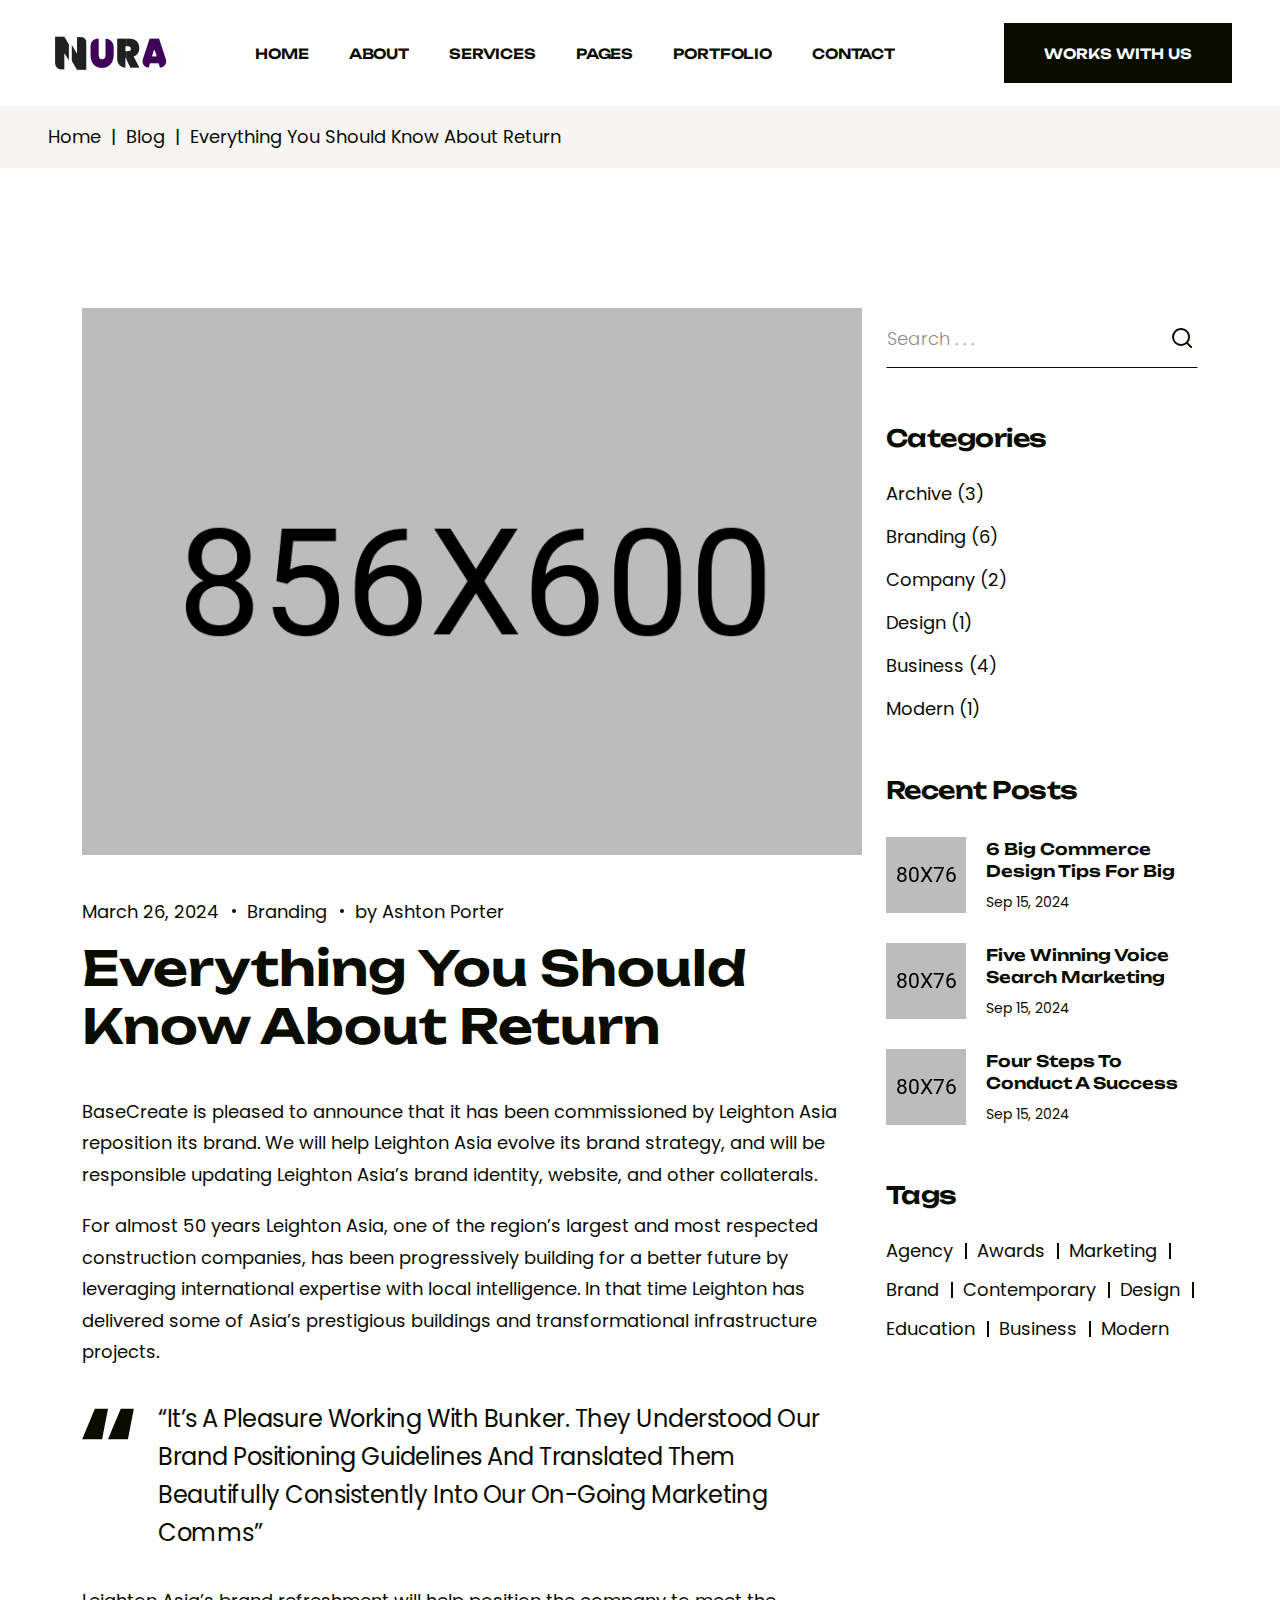
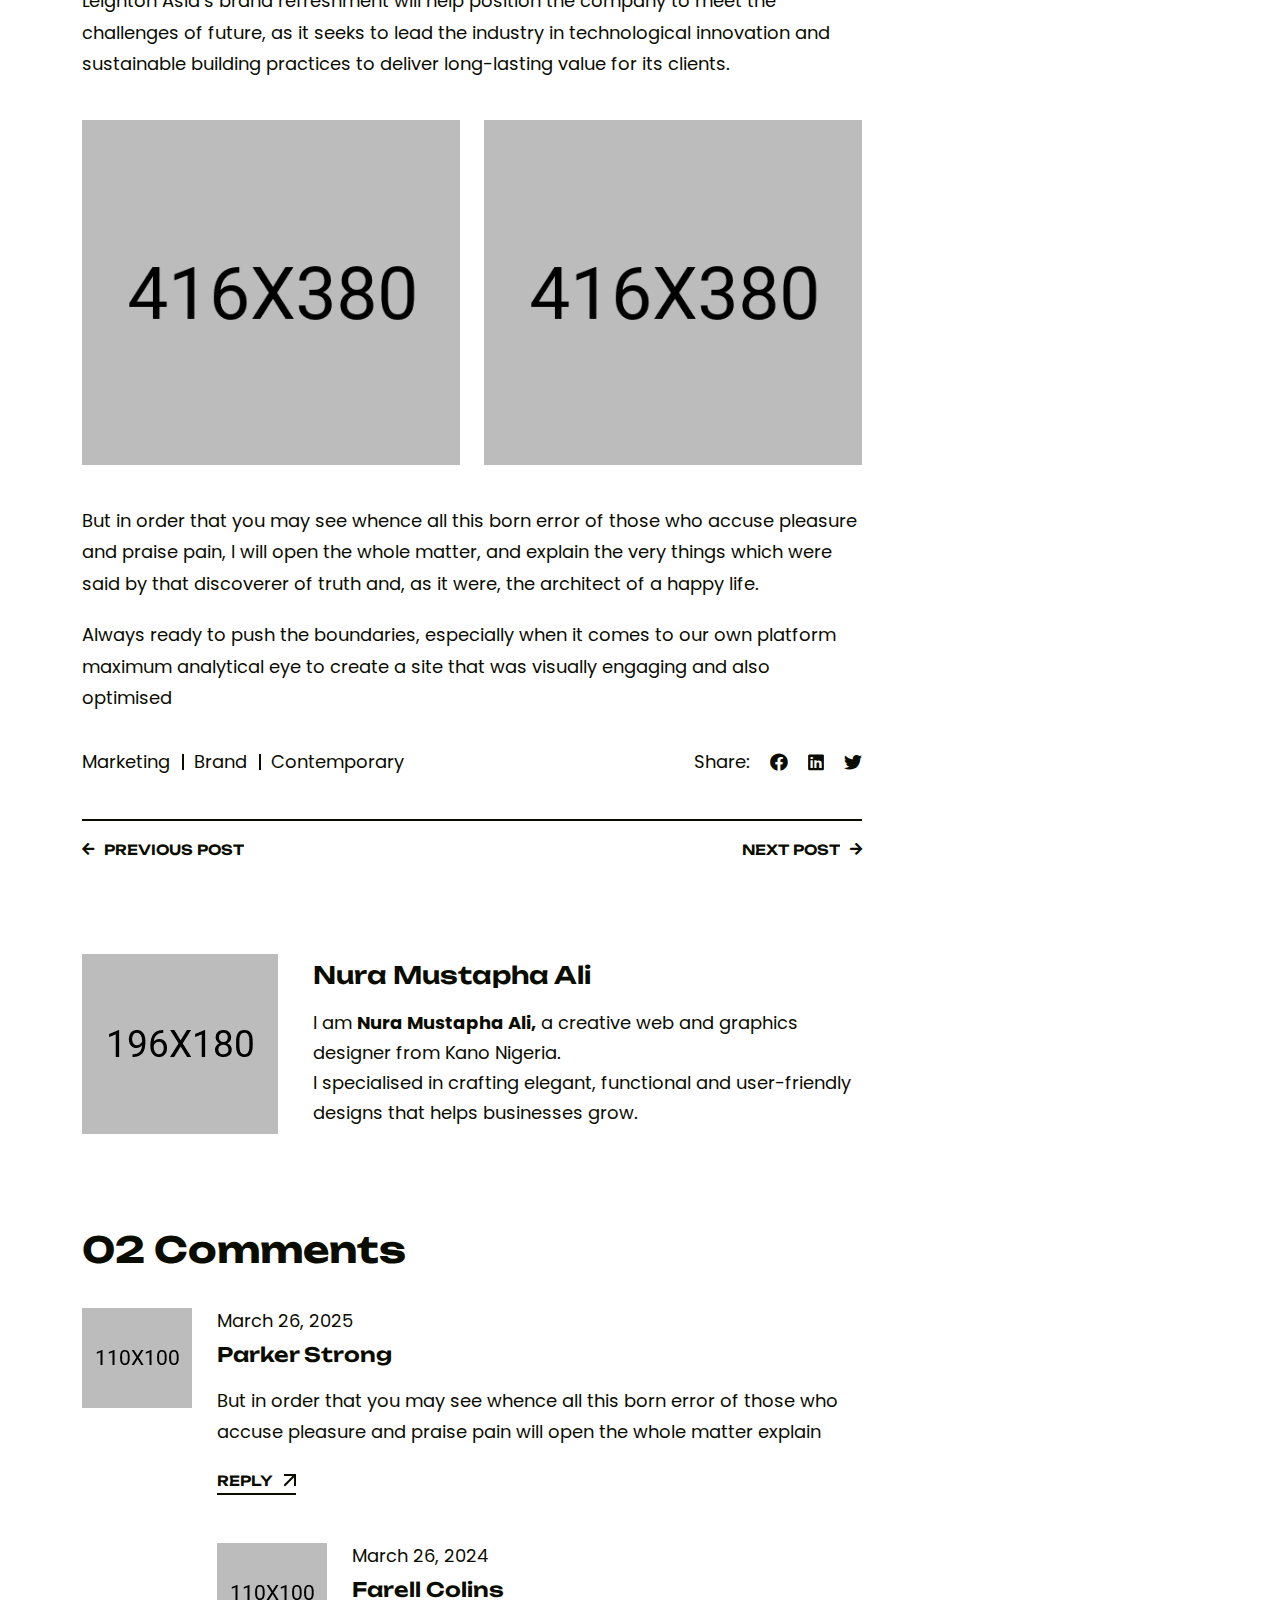
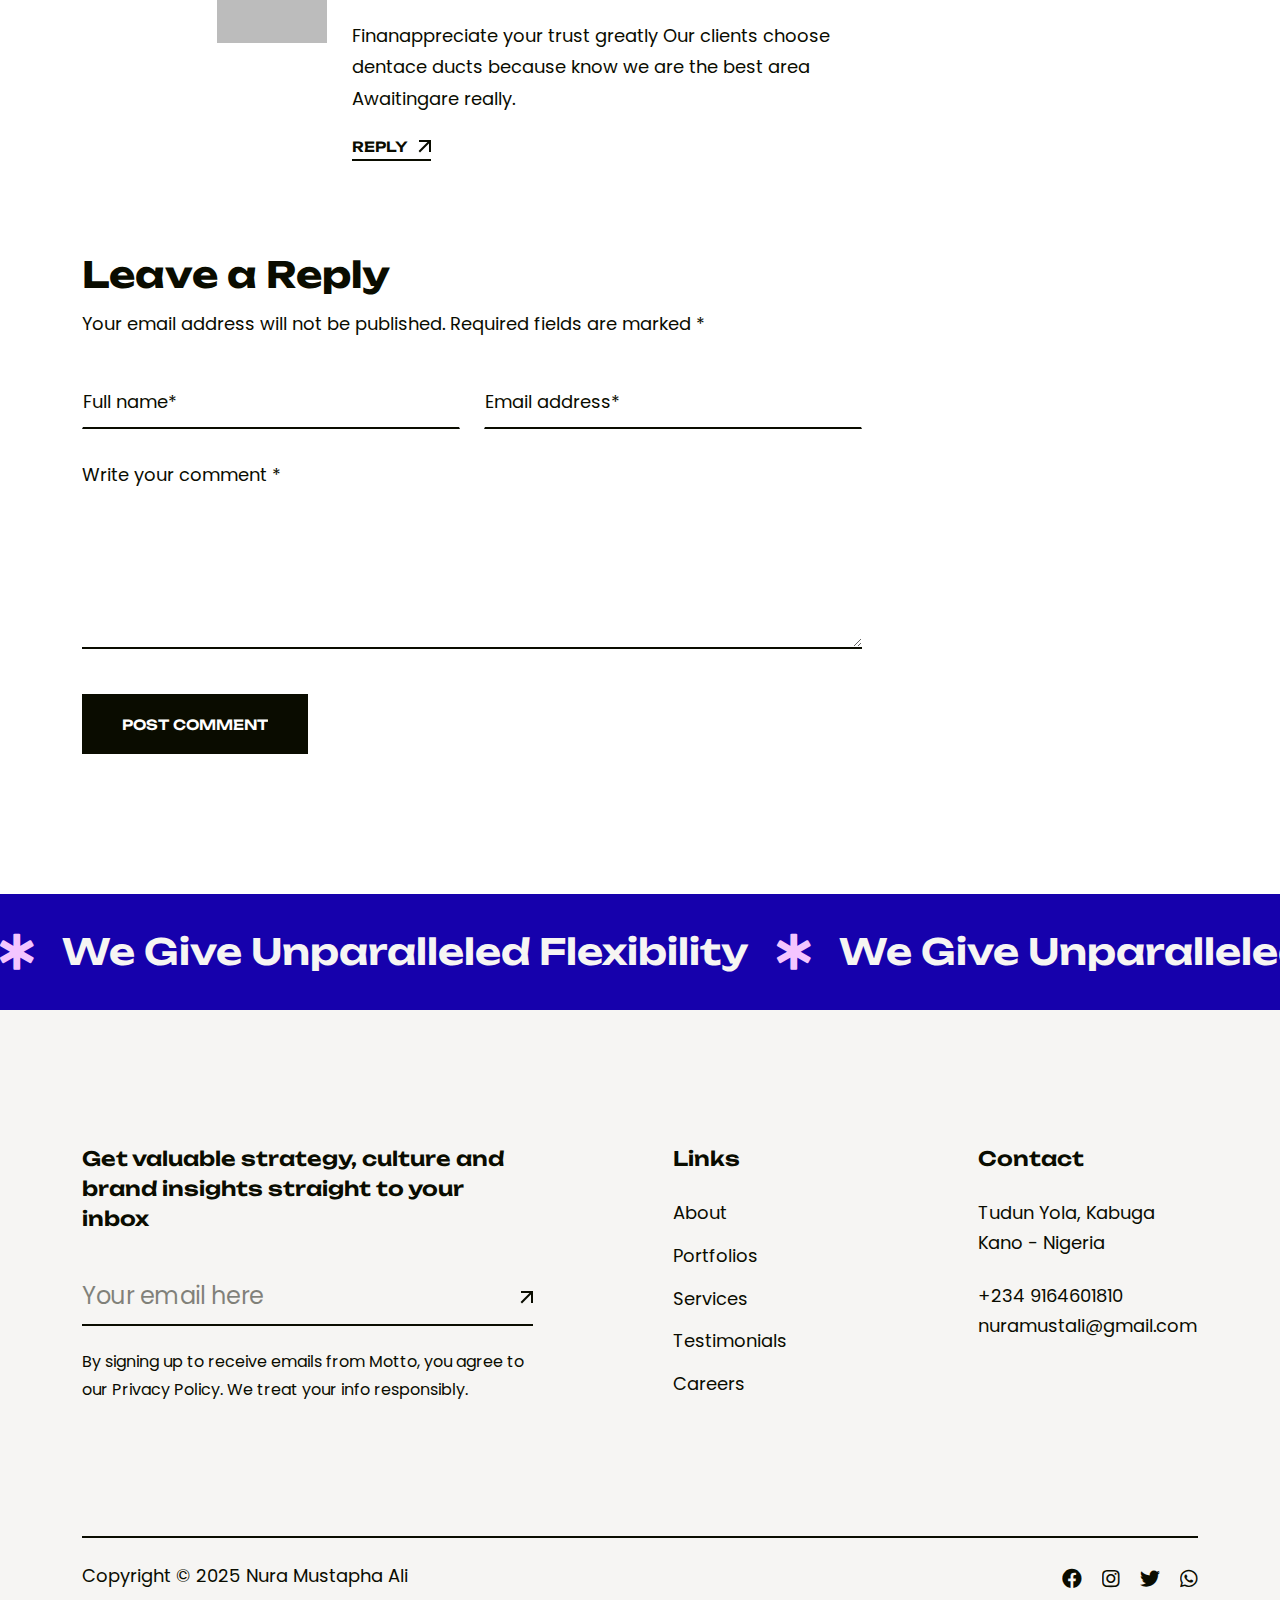
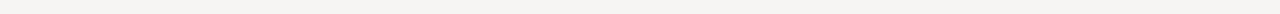
<file: blog-details.html>
<!doctype html>
<html class="no-js" lang="zxx">

<head>
    <meta charset="utf-8">
    <meta http-equiv="x-ua-compatible" content="ie=edge">
    <title>Nura Mustapha Ali - A Web Designer and Graphics Designer From Kano State Nigeria.</title>
    <meta name="description" content="Nura Mustapha Ali - A Web Designer and Graphics Designer From Kano State Nigeria.">
    <meta name="keywords" content="Nura Mustapha Ali - A Web Designer and Graphics Designer From Kano State Nigeria.">
    <meta name="robots" content="INDEX,FOLLOW">

    <!-- Mobile Specific Metas -->
    <meta name="viewport" content="width=device-width, initial-scale=1, shrink-to-fit=no">

    <!-- Favicons - Place favicon.ico in the root directory -->
    <link rel="icon" type="image/png" sizes="32x32" href="assets/img/favicons/favicon.png">
    <meta name="msapplication-TileColor" content="#ffffff">
    <meta name="msapplication-TileImage" content="assets/img/favicons/ms-icon-144x144.png">
    <meta name="theme-color" content="#ffffff">

    <!--==============================
	  Google Fonts
	============================== -->
    <link rel="preconnect" href="https://fonts.googleapis.com">
    <link rel="preconnect" href="https://fonts.gstatic.com" crossorigin>
    <link href="https://fonts.googleapis.com/css2?family=Poppins:wght@300;400;500;600;700;800&family=Unbounded:wght@400;500;600;700&display=swap" rel="stylesheet">



    <!--==============================
	    All CSS File
	============================== -->
    <link rel="stylesheet" href="assets/css/bootstrap.min.css">
    <link rel="stylesheet" href="assets/css/all.min.css">
    <link rel="stylesheet" href="assets/css/magnific-popup.min.css">
    <link rel="stylesheet" href="assets/css/slick.min.css">
    <link rel="stylesheet" href="assets/css/animate.min.css">
    <link rel="stylesheet" href="assets/css/imageRevealHover.css">
    <!-- Theme Custom CSS -->
    <link rel="stylesheet" href="assets/css/style.css">

</head>

<body>
    <!--********************************
   		Code Start From Here
	******************************** -->




    <!--==============================
     Preloader
    ==============================-->
    <!-- <div class="preloader">
        <div class="preloader-inner">
            <span></span>
            <span></span>
            <span></span>
            <span></span>
        </div>
    </div> -->

    <div class="popup-search-box">
        <button class="searchClose"><img src="assets/img/icon/close.svg" alt="img"></button>
        <form action="#">
            <input type="text" placeholder="Search Here..">
            <button type="submit"><img src="assets/img/icon/search-white.svg" alt="img"></button>
        </form>
    </div>

    <div class="sidemenu-wrapper">
        <div class="sidemenu-content">
            <button class="closeButton sideMenuCls"><img src="assets/img/icon/close.svg" alt="icon"></button>
            <div class="widget footer-widget">
                <div class="widget-about">
                    <div class="footer-logo">
                        <a href="index.html"><img src="assets/img/logo-white.svg" alt="Ovation"></a>
                    </div>
                    <p class="about-text">Building Brands Throgh Designs & Digital Experience</p>
                     <div class="sidebar-wrap">
                        <h6>Tudun Yola, Kabuga</h6>
                        <h6>Kano, Nigeria</h6>
                    </div>
                    <div class="sidebar-wrap">
                        <h6><a href="tel:2349164601810">+234 9164601810 </a></h6>
                        <h6><a href="nuramustali@gmail.com">nuramustali@gmail.com</a></h6>
                    </div>
                    <div class="social-btn style3">
                        <a href="https://www.facebook.com/noorwebagency">
                            <span class="link-effect">
                                <span class="effect-1"><i class="fab fa-facebook"></i></span>
                                <span class="effect-1"><i class="fab fa-facebook"></i></span>
                            </span>
                        </a>
                        <a href="https://instagram.com/noorwebagency">
                            <span class="link-effect">
                                <span class="effect-1"><i class="fab fa-instagram"></i></span>
                                <span class="effect-1"><i class="fab fa-instagram"></i></span>
                            </span>
                        </a>
                        <a href="https://twitter.com/noorwebagency">
                            <span class="link-effect">
                                <span class="effect-1"><i class="fab fa-twitter"></i></span>
                                <span class="effect-1"><i class="fab fa-twitter"></i></span>
                            </span>
                        </a>
                        <a href="https://wa.me/2349164601810">
                            <span class="link-effect">
                                <span class="effect-1"><i class="fab fa-whatsapp"></i></span>
                                <span class="effect-1"><i class="fab fa-whatsapp"></i></span>
                            </span>
                        </a>
                    </div>
                </div>
            </div>
            <div class="d-flex justify-content-end">
                <a href="contact.html" class="chat-btn gsap-magnetic">Let's Work Together</a>
            </div>
        </div>
    </div>
    <!--==============================
    Mobile Menu
    ============================== -->
    <div class="mobile-menu-wrapper">
        <div class="mobile-menu-area">
            <button class="menu-toggle"><i class="fas fa-times"></i></button>
            <div class="mobile-logo">
                <a href="index.html"><img src="assets/img/logo.png" alt="Ovation"></a>
            </div>
            <div class="mobile-menu">
                <ul>
                    <li> <a href="/">Home</a></li>
                    <li><a href="about.html">About Page</a></li>
                            <li><a href="service.html">Service Page</a></li>
                    <li class="menu-item-has-children">
                        <a href="#">Pages</a>
                        <ul class="sub-menu">
                            
                            <li><a href="pricing.html">Pricing Page</a></li>
                            <li><a href="faq.html">FAQ Page</a></li>
                        </ul>
                    </li>
                    <li><a href="project.html">Portfolio</a> </li>
    
                    <li> <a href="contact.html">Contact</a>
                    </li>
                </ul>
            </div>
            <div class="sidebar-wrap">
                <h6>Tudun Yola, Kabuga</h6>
                <h6>Kano, Nigeria</h6>
            </div>
            <div class="sidebar-wrap">
                <h6><a href="tel:2349164601810">+234 9164601810 </a></h6>
                <h6><a href="nuramustali@gmail.com">nuramustali@gmail.com</a></h6>
            </div>
            <div class="social-btn style3">
                <a href="https://www.facebook.com/noorwebagency">
                    <span class="link-effect">
                        <span class="effect-1"><i class="fab fa-facebook"></i></span>
                        <span class="effect-1"><i class="fab fa-facebook"></i></span>
                    </span>
                </a>
                <a href="https://instagram.com/noorwebagency">
                    <span class="link-effect">
                        <span class="effect-1"><i class="fab fa-instagram"></i></span>
                        <span class="effect-1"><i class="fab fa-instagram"></i></span>
                    </span>
                </a>
                <a href="https://twitter.com/noorwebagency">
                    <span class="link-effect">
                        <span class="effect-1"><i class="fab fa-twitter"></i></span>
                        <span class="effect-1"><i class="fab fa-twitter"></i></span>
                    </span>
                </a>
                <a href="https://wa.me/2349164601810">
                    <span class="link-effect">
                        <span class="effect-1"><i class="fab fa-whatsapp"></i></span>
                        <span class="effect-1"><i class="fab fa-whatsapp"></i></span>
                    </span>
                </a>
            </div>
        </div>
    </div>
    <!--==============================
	Header Area
    ==============================-->
    <header class="nav-header header-layout3">
        <div class="sticky-wrapper">
            <!-- Main Menu Area -->
            <div class="menu-area">
                <div class="container-fluid">
                    <div class="row align-items-center justify-content-between">
                        <div class="col-auto">
                            <div class="header-logo">
                                <a href="index.html"><img src="assets/img/logo.png" alt="logo"></a>
                            </div>
                        </div>
                        <div class="col-auto ms-auto">
                            <nav class="main-menu d-none d-lg-inline-block">
                                <ul>
                                    <li class="active menu-item-has-children">
                                        <a href="/">
                                            <span class="link-effect">
                                                <span class="effect-1">HOME</span>
                                                <span class="effect-1">HOME</span>
                                            </span>
                                        </a>
                                    </li>
                                    <li>
                                        <a href="about.html">
                                            <span class="link-effect">
                                                <span class="effect-1">ABOUT</span>
                                                <span class="effect-1">ABOUT</span>
                                            </span>
                                        </a>
                                    </li>
                                     <li>
                                        <a href="service.html">
                                            <span class="link-effect">
                                                <span class="effect-1">SERVICES</span>
                                                <span class="effect-1">SERVICES</span>
                                            </span>
                                        </a>
                                    </li>
                                    <li class="menu-item-has-children">
                                        <a href="#">
                                            <span class="link-effect">
                                                <span class="effect-1">PAGES</span>
                                                <span class="effect-1">PAGES</span>
                                            </span>
                                        </a>
                                        <ul class="sub-menu">
                                            <li><a href="pricing.html">Pricing Page</a></li>
                                
                                            <li><a href="faq.html">FAQ Page</a></li>
                            
                                        </ul>
                                    </li>
                                    <li>
                                        <a href="project.html">
                                            <span class="link-effect">
                                                <span class="effect-1">PORTFOLIO</span>
                                                <span class="effect-1">PORTFOLIO</span>
                                            </span>
                                        </a>
                                          </li>
                                    
                                    <li>
                                        <a href="contact.html">
                                            <span class="link-effect">
                                                <span class="effect-1">CONTACT</span>
                                                <span class="effect-1">CONTACT</span>
                                            </span>
                                        </a>
                                    </li>
                                </ul>
                            </nav>
                            <div class="navbar-right d-inline-flex d-lg-none">
                                <button type="button" class="menu-toggle sidebar-btn">
                                    <span class="line"></span>
                                    <span class="line"></span>
                                    <span class="line"></span>
                                </button>
                            </div>
                        </div>
                        <div class="col-auto d-none d-lg-block">
                            <div class="header-button">
                                <a href="project.html" class="btn">
                                    <span class="link-effect">
                                        <span class="effect-1">WORKS WITH US</span>
                                        <span class="effect-1">WORKS WITH US</span>
                                    </span>
                                </a>
                            </div>
                        </div>
                    </div>
                </div>
            </div>
        </div>
    </header>

    <!--==============================
    Breadcumb
    ============================== -->
    <div class="breadcumb-wrapper style2 bg-smoke">
        <div class="container-fluid">
            <div class="breadcumb-content">
                <ul class="breadcumb-menu">
                    <li><a href="index.html">Home</a></li>
                    <li><a href="blog.html">Blog</a></li>
                    <li>Everything You Should Know About Return</li>
                </ul>
            </div>
        </div>
    </div>

    <!-- blog-details-area -->
    <section class="blog__details-area space">
        <div class="container">
            <div class="blog__inner-wrap">
                <div class="row">
                    <div class="col-70">
                        <div class="blog__details-wrap">
                            <div class="blog__details-thumb">
                                <img src="assets/img/blog/blog_details01.jpg" alt="img">
                            </div>
                            <div class="blog__details-content">
                                <div class="blog-post-meta">
                                    <ul class="list-wrap">
                                        <li>March 26, 2024</li>
                                        <li>
                                            <a href="blog.html">Branding</a>
                                        </li>
                                        <li>
                                            <a href="blog.html">by Ashton Porter</a>
                                        </li>
                                    </ul>
                                </div>
                                <h2 class="title">Everything You Should Know About Return</h2>
                                <p>BaseCreate is pleased to announce that it has been commissioned by Leighton Asia reposition its brand. We will help Leighton Asia evolve its brand strategy, and will be responsible updating Leighton Asia’s brand identity, website, and other collaterals.</p>
                                <p>For almost 50 years Leighton Asia, one of the region’s largest and most respected construction companies, has been progressively building for a better future by leveraging international expertise with local intelligence. In that time Leighton has delivered some of Asia’s prestigious buildings and transformational infrastructure projects.</p>
                                <blockquote>
                                    <img class="blockquote-icon" src="assets/img/icon/quote.svg" alt="img">
                                    <p>“It’s a pleasure working with Bunker. They understood our brand positioning guidelines and translated them beautifully consistently into our on-going marketing comms”</p>
                                </blockquote>
                                <p>Leighton Asia’s brand refreshment will help position the company to meet the challenges of  future, as it seeks to lead the industry in technological innovation and sustainable building practices to deliver long-lasting value for its clients.</p>
                                <div class="blog__details-inner">
                                    <div class="row align-items-center">
                                        <div class="col-sm-6">
                                            <div class="blog__details-inner-thumb">
                                                <img src="assets/img/blog/blog_details02.jpg" alt="img">
                                            </div>
                                        </div>
                                        <div class="col-sm-6">
                                            <div class="blog__details-inner-thumb">
                                                <img src="assets/img/blog/blog_details03.jpg" alt="img">
                                            </div>
                                        </div>
                                    </div>
                                </div>
                                <p>But in order that you may see whence all this born error of those who accuse pleasure and praise pain, I will open the whole matter, and explain the very things which were said by that discoverer of truth and, as it were, the architect of a happy life.</p>
                                <p>Always ready to push the boundaries, especially when it comes to our own platform maximum analytical eye to create a site that was visually engaging and also optimised</p>
                                <div class="blog__details-bottom">
                                    <div class="row align-items-center">
                                        <div class="col-md-7">
                                            <div class="post-tags">
                                                <ul class="list-wrap">
                                                    <li><a href="#">Marketing</a></li>
                                                    <li><a href="#">Brand</a></li>
                                                    <li><a href="#">Contemporary</a></li>
                                                </ul>
                                            </div>
                                        </div>
                                        <div class="col-md-5">
                                            <div class="post-share">
                                                <h5 class="title">Share:</h5>
                                                <div class="social-btn style3 justify-content-md-end">
                                                    <a href="https://www.facebook.com/">
                                                        <span class="link-effect">
                                                            <span class="effect-1"><i class="fab fa-facebook"></i></span>
                                                            <span class="effect-1"><i class="fab fa-facebook"></i></span>
                                                        </span>
                                                    </a>
                                                    <a href="https://linkedin.com/">
                                                        <span class="link-effect">
                                                            <span class="effect-1"><i class="fab fa-linkedin"></i></span>
                                                            <span class="effect-1"><i class="fab fa-linkedin"></i></span>
                                                        </span>
                                                    </a>
                                                    <a href="https://twitter.com/">
                                                        <span class="link-effect">
                                                            <span class="effect-1"><i class="fab fa-twitter"></i></span>
                                                            <span class="effect-1"><i class="fab fa-twitter"></i></span>
                                                        </span>
                                                    </a>
                                                </div>
                                            </div>
                                        </div>
                                    </div>
                                </div>
                                <div class="inner__page-nav mt-20 mb-n1">
                                    <a href="#" class="nav-btn">
                                        <i class="fa fa-arrow-left"></i> <span><span class="link-effect">
                                            <span class="effect-1">Previous Post</span>
                                            <span class="effect-1">Previous Post</span>
                                        </span></span>
                                    </a>
                                    <a href="#" class="nav-btn"><span><span class="link-effect">
                                        <span class="effect-1">Next Post</span>
                                        <span class="effect-1">Next Post</span>
                                    </span></span>
                                        <i class="fa fa-arrow-right"></i>
                                    </a>
                                </div>
                            </div>
                            <div class="blog__avatar-wrap">
                                <div class="blog__avatar-img">
                                    <a href="#"><img src="assets/img/blog/blog_avatar01.png" alt="img"></a>
                                </div>
                                <div class="blog__avatar-info">
                                    <h4 class="name"><a href="#">Nura Mustapha Ali</a></h4>
                                    <p>I am <b>Nura Mustapha Ali,</b> a creative web and graphics designer from Kano Nigeria. <br>I specialised in crafting elegant, functional and user-friendly designs that helps
                    businesses grow. </p>
                                </div>
                            </div>
                            <div class="comments-wrap">
                                <h3 class="comments-wrap-title">02 Comments</h3>
                                <div class="latest-comments">
                                    <ul class="list-wrap">
                                        <li>
                                            <div class="comments-box">
                                                <div class="comments-avatar">
                                                    <img src="assets/img/blog/comment01.png" alt="img">
                                                </div>
                                                <div class="comments-text">
                                                    <div class="avatar-name">
                                                        <span class="date">March 26, 2025</span>
                                                        <h6 class="name">Parker Strong</h6>
                                                    </div>
                                                    <p>But in order that you may see whence all this born error of those who accuse pleasure and praise pain will open the whole matter explain</p>
                                                    <a href="blog-details.html" class="link-btn">
                                                        <span class="link-effect">
                                                            <span class="effect-1">REPLY</span>
                                                            <span class="effect-1">REPLY</span>
                                                        </span>
                                                        <img src="assets/img/icon/arrow-left-top.svg" alt="icon">
                                                    </a>
                                                </div>
                                            </div>
                                            <ul class="children">
                                                <li>
                                                    <div class="comments-box">
                                                        <div class="comments-avatar">
                                                            <img src="assets/img/blog/comment02.png" alt="img">
                                                        </div>
                                                        <div class="comments-text">
                                                            <div class="avatar-name">
                                                                <span class="date">March 26, 2024</span>
                                                                <h6 class="name">Farell Colins</h6>
                                                            </div>
                                                            <p>Finanappreciate your trust greatly Our clients choose dentace ducts because know we are the best area Awaitingare really.</p>
                                                            <a href="blog-details.html" class="link-btn">
                                                                <span class="link-effect">
                                                                    <span class="effect-1">REPLY</span>
                                                                    <span class="effect-1">REPLY</span>
                                                                </span>
                                                                <img src="assets/img/icon/arrow-left-top.svg" alt="icon">
                                                            </a>
                                                        </div>
                                                    </div>
                                                </li>
                                            </ul>
                                        </li>
                                    </ul>
                                </div>
                            </div>
                             <div class="comment-respond">
                                <h3 class="comment-reply-title">Leave a Reply</h3>
                                <form action="#" class="comment-form">
                                    <p class="comment-notes">Your email address will not be published. Required fields are marked *</p>
                                    <div class="row">
                                        <div class="col-md-6">
                                            <div class="form-group">
                                                <input type="text" class="form-control style-border" name="name" id="name" placeholder="Full name*">
                                            </div>
                                        </div>
                                        <div class="col-md-6">
                                            <div class="form-group">
                                                <input type="text" class="form-control style-border" name="email" id="email" placeholder="Email address*">
                                            </div>
                                        </div>
                                        <div class="col-lg-12">
                                            <div class="form-group">
                                                <textarea name="message" placeholder="Write your comment *" id="contactForm" class="form-control style-border style2"></textarea>
                                            </div>
                                        </div>
                                    </div>
                                    <div class="form-btn col-12">
                                        <button type="submit" class="btn mt-25">
                                            <span class="link-effect">
                                                <span class="effect-1">POST COMMENT</span>
                                                <span class="effect-1">POST COMMENT</span>
                                            </span>
                                        </button>
                                    </div>
                                </form>
                            </div>
                        </div>
                    </div>
                    <div class="col-30">
                        <aside class="blog__sidebar">
                            <div class="sidebar__widget sidebar__widget-two">
                                <div class="sidebar__search">
                                    <form action="#">
                                        <input type="text" placeholder="Search . . .">
                                        <button type="submit">
                                            <svg xmlns="http://www.w3.org/2000/svg" viewBox="0 0 20 20" fill="none">
                                                <path d="M19.0002 19.0002L14.6572 14.6572M14.6572 14.6572C15.4001 13.9143 15.9894 13.0324 16.3914 12.0618C16.7935 11.0911 17.0004 10.0508 17.0004 9.00021C17.0004 7.9496 16.7935 6.90929 16.3914 5.93866C15.9894 4.96803 15.4001 4.08609 14.6572 3.34321C13.9143 2.60032 13.0324 2.01103 12.0618 1.60898C11.0911 1.20693 10.0508 1 9.00021 1C7.9496 1 6.90929 1.20693 5.93866 1.60898C4.96803 2.01103 4.08609 2.60032 3.34321 3.34321C1.84288 4.84354 1 6.87842 1 9.00021C1 11.122 1.84288 13.1569 3.34321 14.6572C4.84354 16.1575 6.87842 17.0004 9.00021 17.0004C11.122 17.0004 13.1569 16.1575 14.6572 14.6572Z" stroke="currentcolor" stroke-width="2" stroke-linecap="round" stroke-linejoin="round" />
                                            </svg>
                                        </button>
                                    </form>
                                </div>
                            </div>
                            <div class="sidebar__widget">
                                <h4 class="sidebar__widget-title">Categories</h4>
                                <div class="sidebar__cat-list">
                                    <ul class="list-wrap">
                                        <li>
                                            <a href="#">Archive (3)</a>
                                        </li>
                                        <li>
                                            <a href="#">Branding (6)</a>
                                        </li>
                                        <li>
                                            <a href="#">Company (2)</a>
                                        </li>
                                        <li>
                                            <a href="#">Design (1)</a>
                                        </li>
                                        <li>
                                            <a href="#">Business (4)</a>
                                        </li>
                                        <li>
                                            <a href="#">Modern (1)</a>
                                        </li>
                                    </ul>
                                </div>
                            </div>
                            <div class="sidebar__widget">
                                <h4 class="sidebar__widget-title">Recent Posts</h4>
                                <div class="sidebar__post-list">
                                    <div class="sidebar__post-item">
                                        <div class="sidebar__post-thumb">
                                            <a href="blog-details.html"><img src="assets/img/blog/sb_post01.jpg" alt="img"></a>
                                        </div>
                                        <div class="sidebar__post-content">
                                            <h5 class="title"><a href="blog-details.html">6 Big Commerce Design Tips For Big</a></h5>
                                            <span class="date"><i class="flaticon-time"></i>Sep 15, 2024</span>
                                        </div>
                                    </div>
                                    <div class="sidebar__post-item">
                                        <div class="sidebar__post-thumb">
                                            <a href="blog-details.html"><img src="assets/img/blog/sb_post02.jpg" alt="img"></a>
                                        </div>
                                        <div class="sidebar__post-content">
                                            <h5 class="title"><a href="blog-details.html">Five Winning Voice Search Marketing</a></h5>
                                            <span class="date"><i class="flaticon-time"></i>Sep 15, 2024</span>
                                        </div>
                                    </div>
                                    <div class="sidebar__post-item">
                                        <div class="sidebar__post-thumb">
                                            <a href="blog-details.html"><img src="assets/img/blog/sb_post03.jpg" alt="img"></a>
                                        </div>
                                        <div class="sidebar__post-content">
                                            <h5 class="title"><a href="blog-details.html">Four Steps to Conduct a Success</a></h5>
                                            <span class="date"><i class="flaticon-time"></i>Sep 15, 2024</span>
                                        </div>
                                    </div>
                                </div>
                            </div>
                            <div class="sidebar__widget">
                                <h4 class="sidebar__widget-title">Tags</h4>
                                <div class="sidebar__tag-list">
                                    <ul class="list-wrap">
                                        <li><a href="#">Agency</a></li>
                                        <li><a href="#">Awards</a></li>
                                        <li><a href="#">Marketing</a></li>
                                        <li><a href="#">Brand</a></li>
                                        <li><a href="#">Contemporary</a></li>
                                        <li><a href="#">Design</a></li>
                                        <li><a href="#">Education</a></li>
                                        <li><a href="#">Business</a></li>
                                        <li><a href="#">Modern</a></li>
                                    </ul>
                                </div>
                            </div>
                        </aside>
                    </div>
                </div>
            </div>
        </div>
    </section>
    <!-- blog-details-area-end -->

    <!--==============================
    Marquee Area
    ==============================-->
    <div class="container-fluid p-0 overflow-hidden">
        <div class="slider__marquee clearfix marquee-wrap">
            <div class="marquee_mode marquee__group">
                <h6 class="item m-item"><a href="#"><i class="fas fa-star-of-life"></i> We Give Unparalleled Flexibility</a></h6>
                <h6 class="item m-item"><a href="#"><i class="fas fa-star-of-life"></i> We Give Unparalleled Flexibility</a></h6>
                <h6 class="item m-item"><a href="#"><i class="fas fa-star-of-life"></i> We Give Unparalleled Flexibility</a></h6>
                <h6 class="item m-item"><a href="#"><i class="fas fa-star-of-life"></i> We Give Unparalleled Flexibility</a></h6>
            </div>
        </div>
    </div>

    <!--==============================
        Footer Area
    ==============================-->
    <footer class="footer-wrapper footer-layout2 overflow-hidden">
        <div class="container">
            <div class="widget-area space-top">
                <div class="row justify-content-between">
                    <div class="col-md-6 col-xl-5 col-lg-6">
                        <div class="widget widget-newsletter footer-widget">
                            <h3 class="widget_title">Get valuable strategy, culture and brand insights straight to your inbox</h3>
                            <form class="newsletter-form">
                                <div class="form-group">
                                    <input class="form-control" type="email" placeholder="Your email here" required="">
                                </div>
                                <button type="submit" class="btn"><img src="assets/img/icon/arrow-left-top.svg" alt=""></button>
                            </form>
                            <p>By signing up to receive emails from Motto, you agree to our Privacy Policy. We treat your info responsibly.</p>
                        </div>
                    </div>
                    <div class="col-md-3 col-xl-2 col-lg-3">
                        <div class="widget widget_nav_menu footer-widget">
                            <h3 class="widget_title">Links</h3>
                            <div class="menu-all-pages-container list-column2">
                                <ul class="menu">
                                    <li><a href="about.html"> About</a></li>
                                    <li><a href="project.html">Portfolios</a></li>
                                    <li><a href="service.html">Services</a></li>
                                    <li><a href="contact.html">Testimonials</a></li>
                                    <li><a href="project.html">Careers</a></li>
                                </ul>
                            </div>
                        </div>
                    </div>
                    <div class="col-md-6 col-xl-auto col-lg-4">
                        <div class="widget footer-widget widget-contact">
                            <h3 class="widget_title">Contact</h3>
                            <ul class="contact-info-list">
                                <li>Tudun Yola, Kabuga <br> Kano - Nigeria</li>
                                <li>
                                    <a href="tel:1800123654987">+234 9164601810</a>
                                    <a href="mailto:nuramustali@gmail.com">nuramustali@gmail.com</a>
                                </li>
                            </ul>
                        </div>
                    </div>
                </div>
            </div>
        </div>
        <div class="container">
            <div class="copyright-wrap">
                <div class="row gy-3 justify-content-between align-items-center">
                    <div class="col-md-6">
                        <p class="copyright-text">Copyright © 2025
                            <a href="https://wa.me/2349164601810">Nura Mustapha Ali</a>
                        </p>

                    </div>
                    <div class="col-md-6 align-self-center">
                        <div class="social-btn style3 justify-content-md-end">
                            <a href="https://www.facebook.com/noorwebagency">
                                <span class="link-effect">
                                    <span class="effect-1"><i class="fab fa-facebook"></i></span>
                                    <span class="effect-1"><i class="fab fa-facebook"></i></span>
                                </span>
                            </a>
                            <a href="https://instagram.com/noorwebagency">
                                <span class="link-effect">
                                    <span class="effect-1"><i class="fab fa-instagram"></i></span>
                                    <span class="effect-1"><i class="fab fa-instagram"></i></span>
                                </span>
                            </a>
                            <a href="https://twitter.com/noorwebagency">
                                <span class="link-effect">
                                    <span class="effect-1"><i class="fab fa-twitter"></i></span>
                                    <span class="effect-1"><i class="fab fa-twitter"></i></span>
                                </span>
                            </a>
                            <a href="https://wa.me/2349164601810">
                                <span class="link-effect">
                                    <span class="effect-1"><i class="fab fa-whatsapp"></i></span>
                                    <span class="effect-1"><i class="fab fa-whatsapp"></i></span>
                                </span>
                            </a>
                        </div>
                    </div>
                </div>
            </div>
        </div>
    </footer>

    <!--********************************
			Code End  Here
	******************************** -->

    <!-- Scroll To Top -->
    <div class="scroll-top">
        <svg class="progress-circle svg-content" width="100%" height="100%" viewBox="-1 -1 102 102">
            <path d="M50,1 a49,49 0 0,1 0,98 a49,49 0 0,1 0,-98" style="transition: stroke-dashoffset 10ms linear 0s; stroke-dasharray: 307.919, 307.919; stroke-dashoffset: 307.919;"></path>
        </svg>
    </div>


    <!-- Jquery -->
    <script src="assets/js/vendor/jquery-3.6.0.min.js"></script>
    <script src="assets/js/slick.min.js"></script>
    <script src="assets/js/bootstrap.min.js"></script>
    <script src="assets/js/jquery.magnific-popup.min.js"></script>
    <script src="assets/js/jquery.counterup.min.js"></script>
    <script src="assets/js/imagesloaded.pkgd.min.js"></script>
    <script src="assets/js/isotope.pkgd.min.js"></script>
    <script src="assets/js/gsap.min.js"></script>

    <script src="assets/js/twinmax.js"></script>
    <script src="assets/js/imageRevealHover.js"></script>
    <script src="assets/js/jarallax.min.js"></script>
    <script src="assets/js/jquery.marquee.min.js"></script>
    <script src="assets/js/jquery-ui.min.js"></script>
    <script src="assets/js/waypoints.js"></script>
    <script src="assets/js/wow.js"></script>

    <!-- Main Js File -->
    <script src="assets/js/main.js"></script>
</body>

</html>
</file>
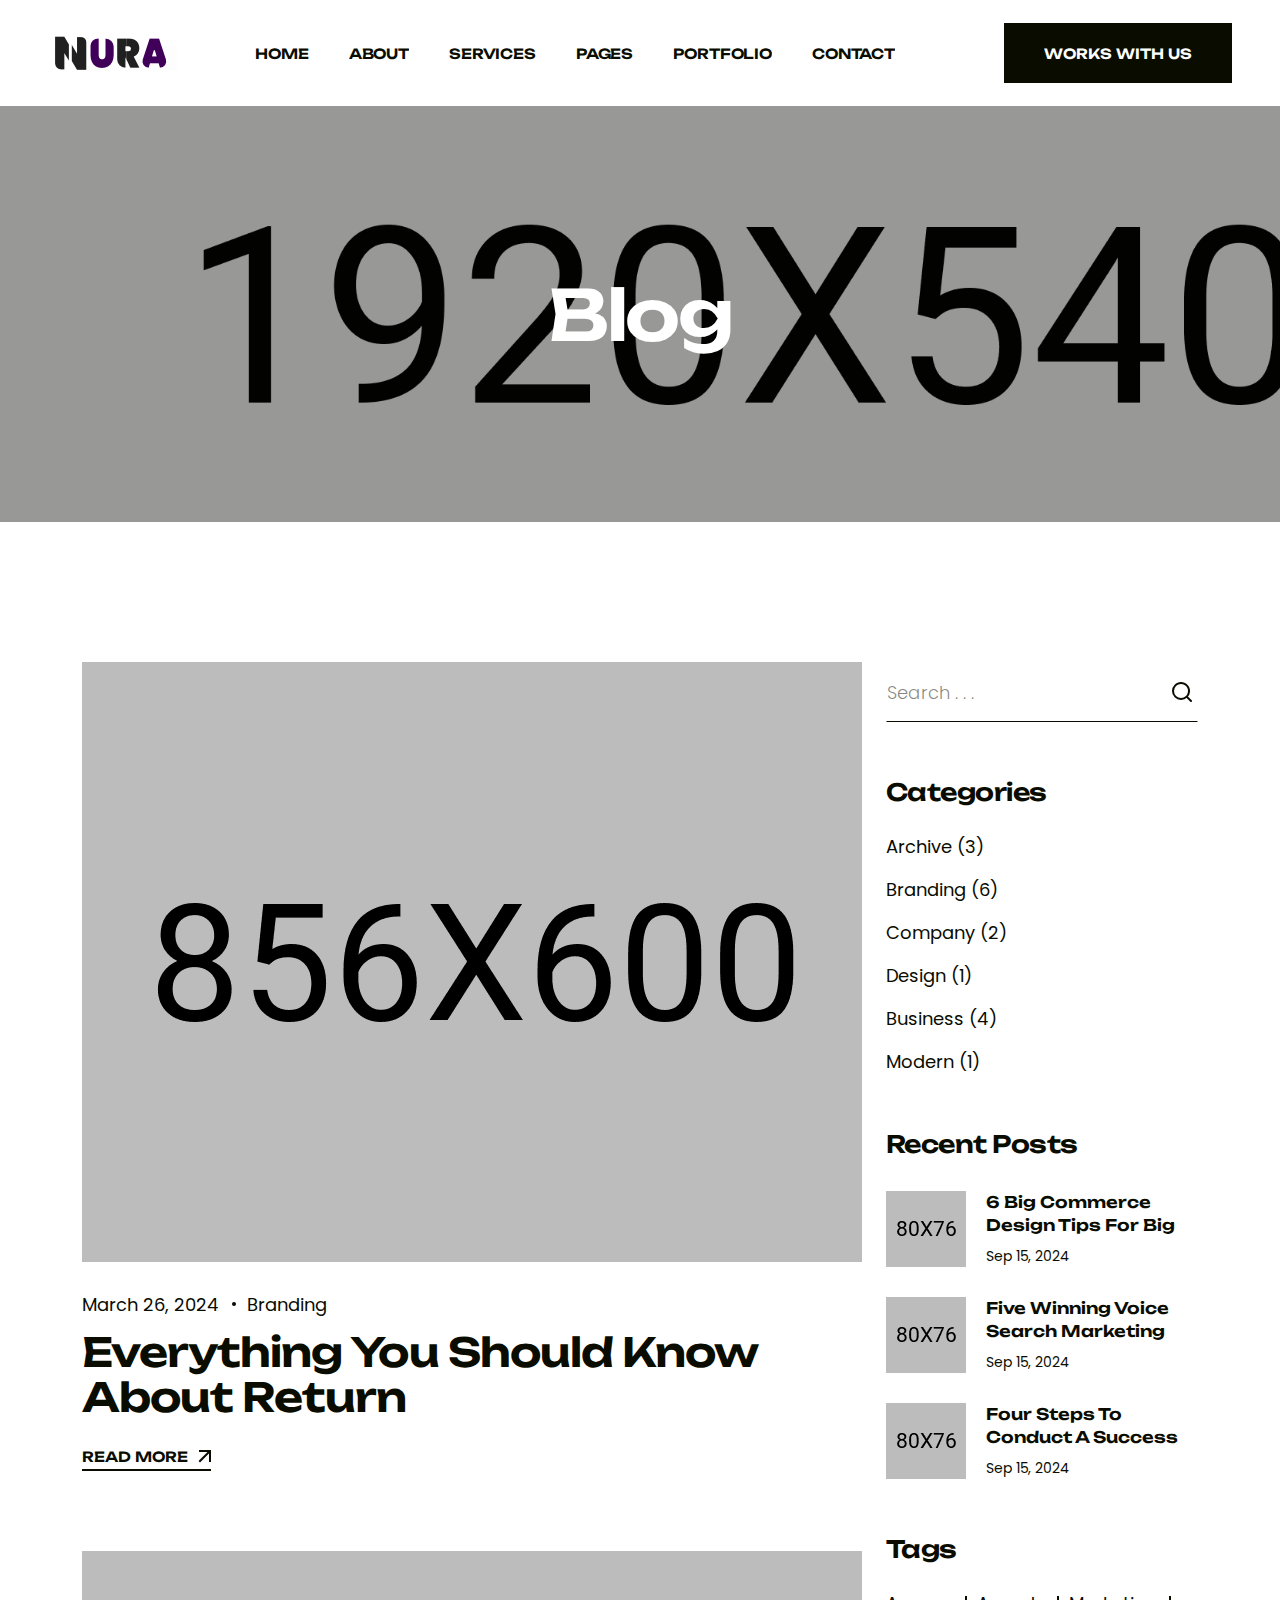
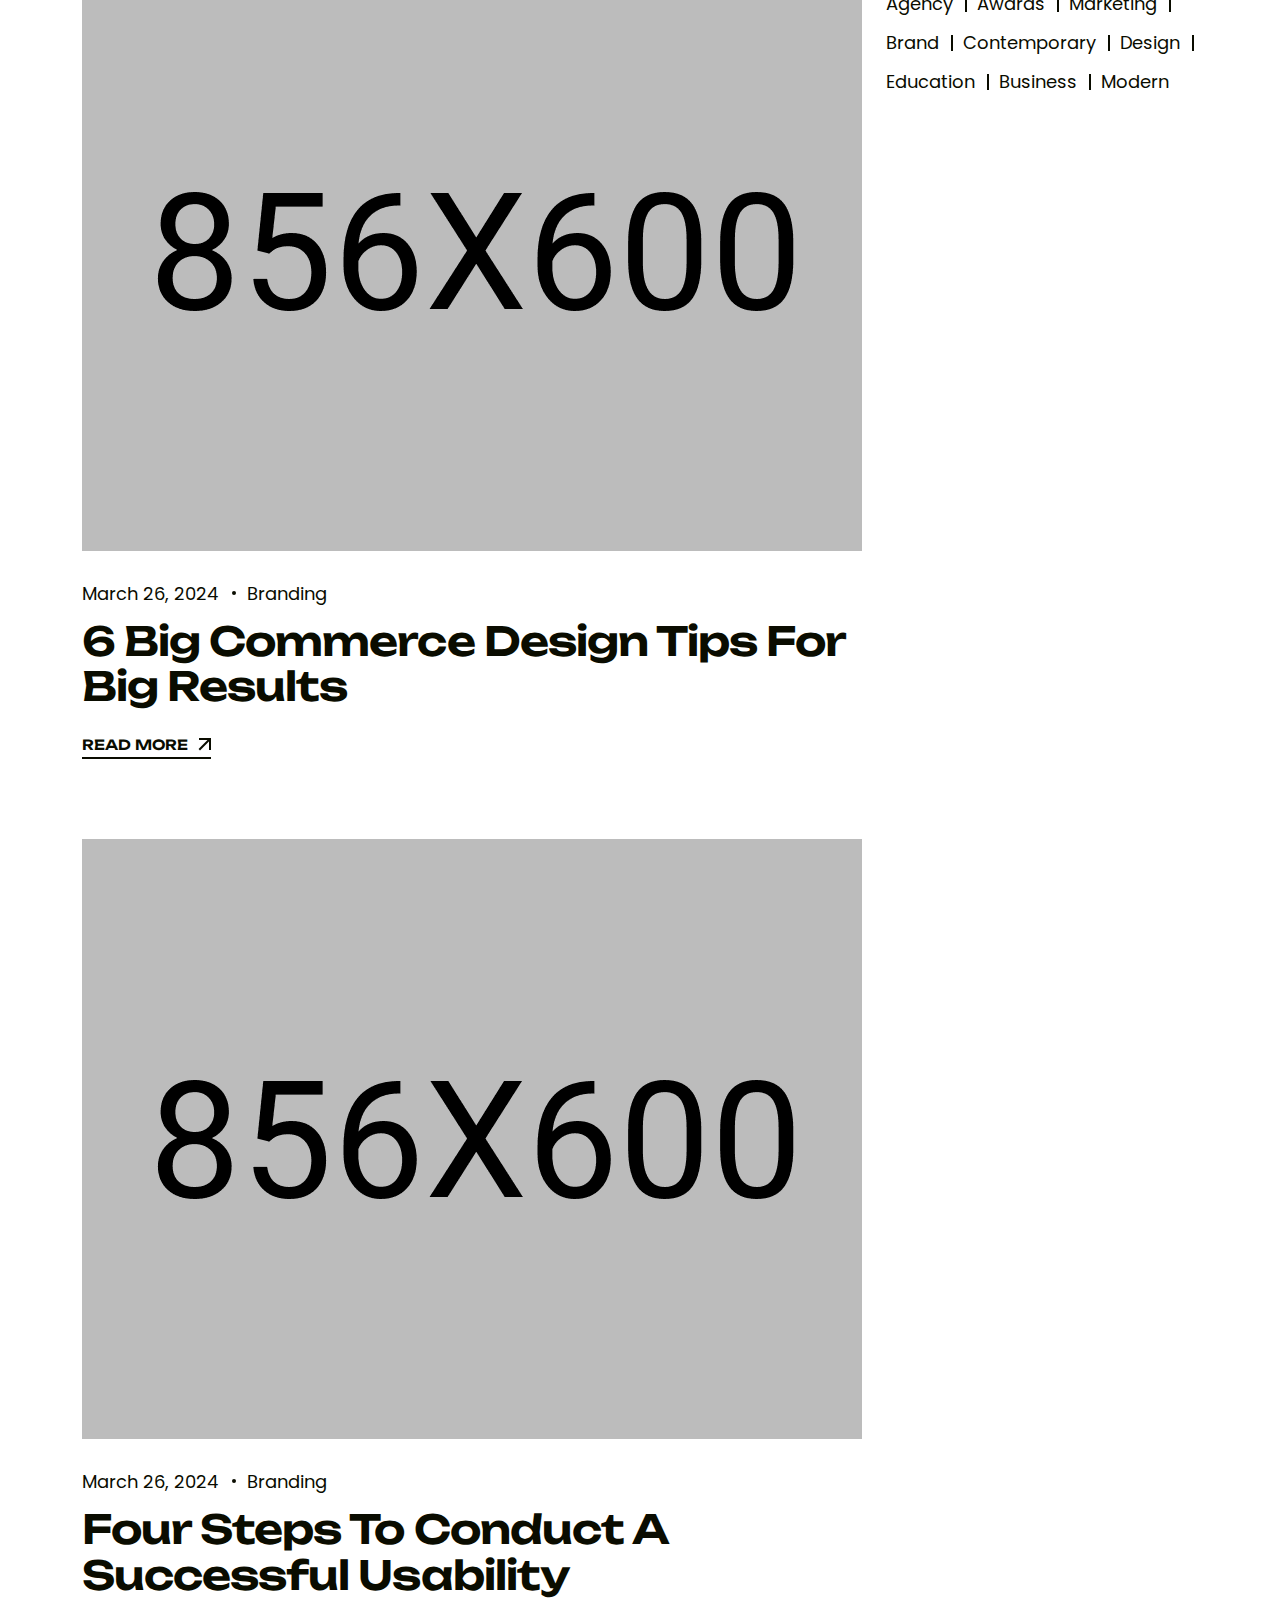
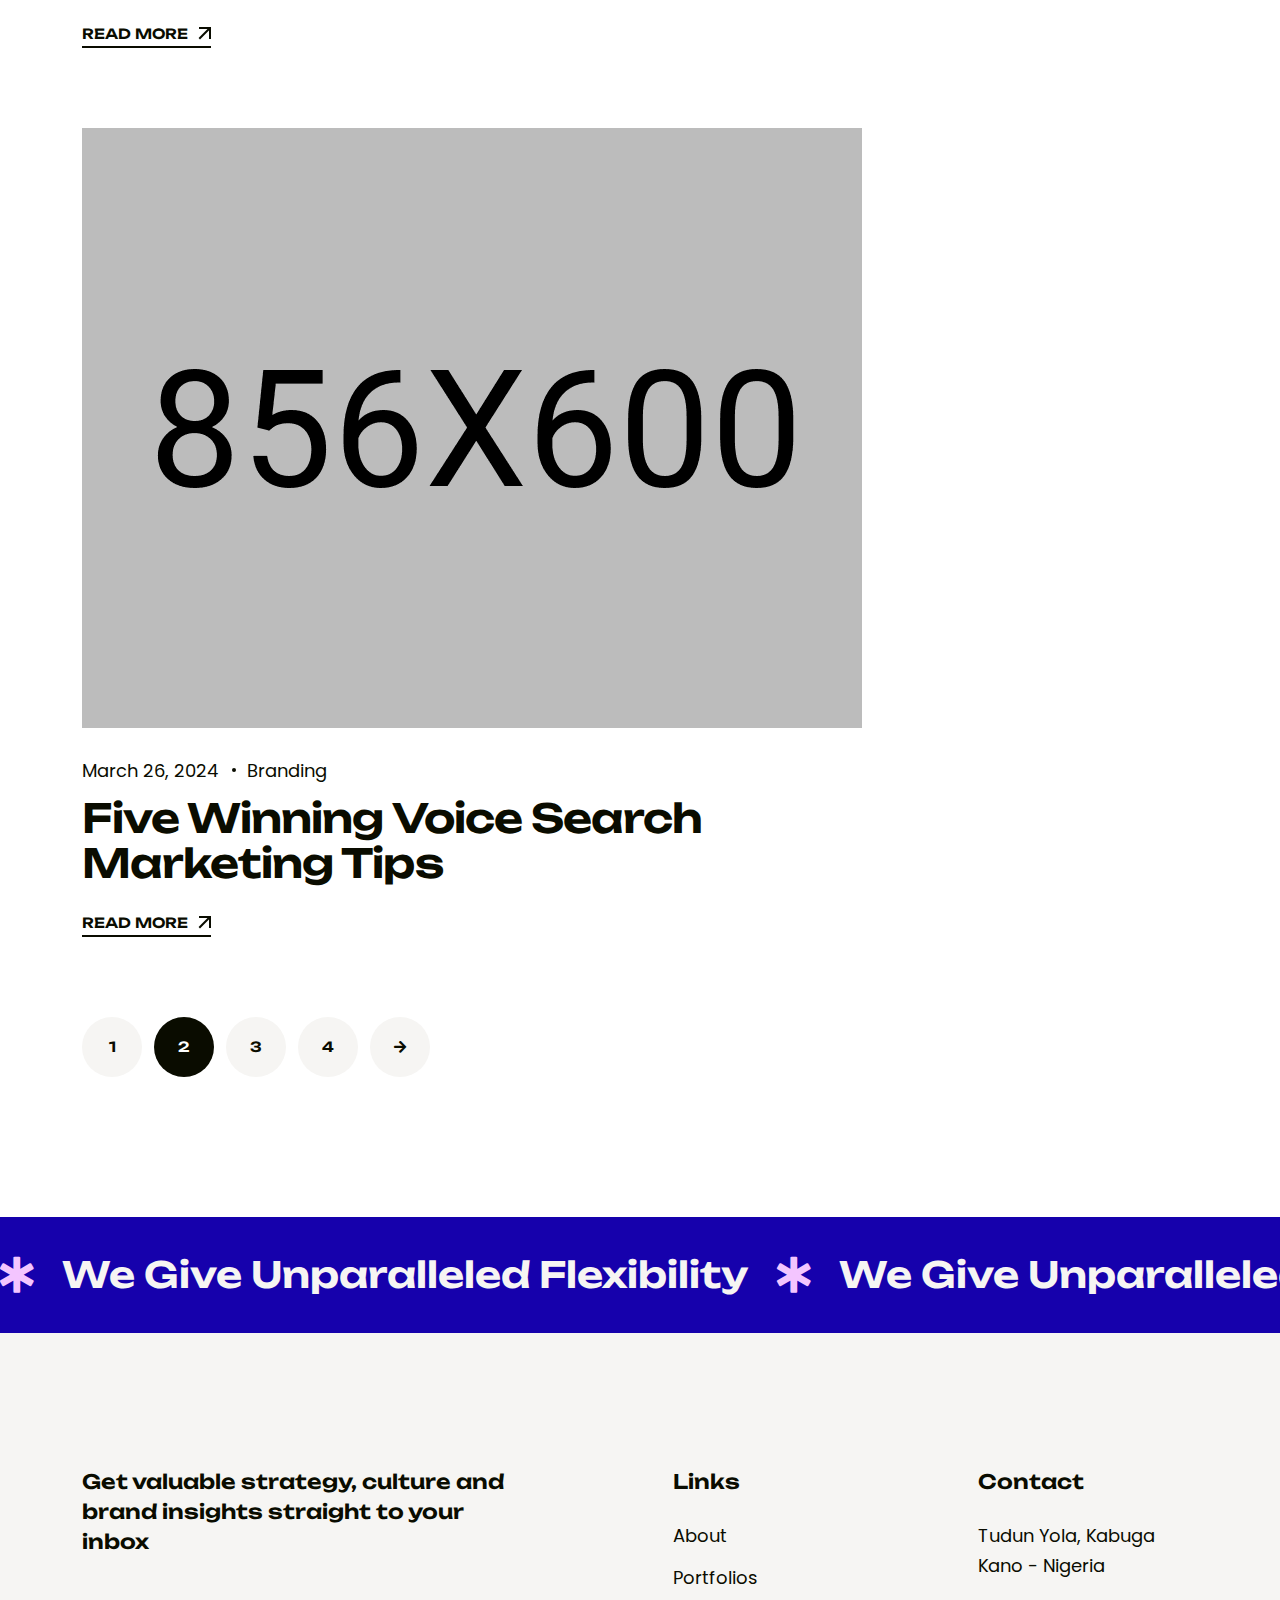
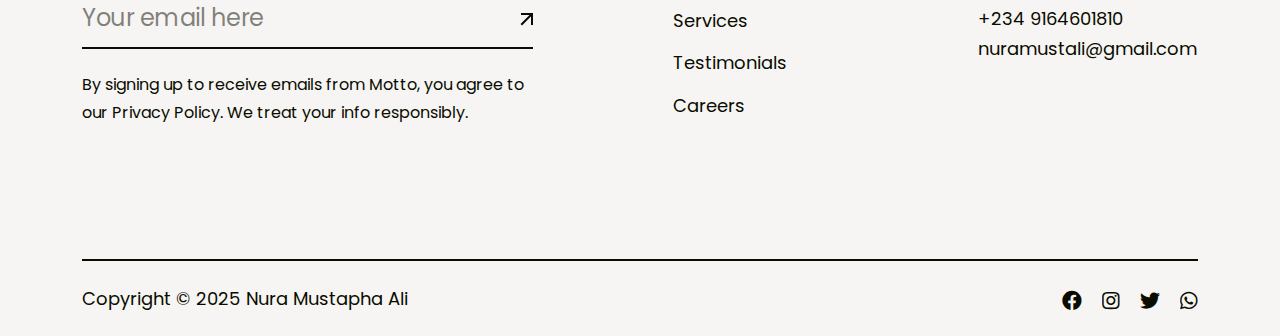
<file: blog.html>
<!doctype html>
<html class="no-js" lang="zxx">

<head>
    <meta charset="utf-8">
    <meta http-equiv="x-ua-compatible" content="ie=edge">
   <title>Nura Mustapha Ali - A Web Designer and Graphics Designer From Kano State Nigeria.</title>
    <meta name="description" content="Nura Mustapha Ali - A Web Designer and Graphics Designer From Kano State Nigeria.">
    <meta name="keywords" content="Nura Mustapha Ali - A Web Designer and Graphics Designer From Kano State Nigeria.">
    <meta name="robots" content="INDEX,FOLLOW">

    <!-- Mobile Specific Metas -->
    <meta name="viewport" content="width=device-width, initial-scale=1, shrink-to-fit=no">

    <!-- Favicons - Place favicon.ico in the root directory -->
    <link rel="icon" type="image/png" sizes="32x32" href="assets/img/favicons/favicon.png">
    <meta name="msapplication-TileColor" content="#ffffff">
    <meta name="msapplication-TileImage" content="assets/img/favicons/ms-icon-144x144.png">
    <meta name="theme-color" content="#ffffff">

    <!--==============================
	  Google Fonts
	============================== -->
    <link rel="preconnect" href="https://fonts.googleapis.com">
    <link rel="preconnect" href="https://fonts.gstatic.com" crossorigin>
    <link href="https://fonts.googleapis.com/css2?family=Poppins:wght@300;400;500;600;700;800&family=Unbounded:wght@400;500;600;700&display=swap" rel="stylesheet">



    <!--==============================
	    All CSS File
	============================== -->
    <link rel="stylesheet" href="assets/css/bootstrap.min.css">
    <link rel="stylesheet" href="assets/css/all.min.css">
    <link rel="stylesheet" href="assets/css/magnific-popup.min.css">
    <link rel="stylesheet" href="assets/css/slick.min.css">
    <link rel="stylesheet" href="assets/css/animate.min.css">
    <link rel="stylesheet" href="assets/css/imageRevealHover.css">
    <!-- Theme Custom CSS -->
    <link rel="stylesheet" href="assets/css/style.css">

</head>

<body>
    <!--********************************
   		Code Start From Here
	******************************** -->




    <!--==============================
     Preloader
    ==============================-->
    <!-- <div class="preloader">
        <div class="preloader-inner">
            <span></span>
            <span></span>
            <span></span>
            <span></span>
        </div>
    </div> -->

    <div class="popup-search-box">
        <button class="searchClose"><img src="assets/img/icon/close.svg" alt="img"></button>
        <form action="#">
            <input type="text" placeholder="Search Here..">
            <button type="submit"><img src="assets/img/icon/search-white.svg" alt="img"></button>
        </form>
    </div>

    <div class="sidemenu-wrapper">
        <div class="sidemenu-content">
            <button class="closeButton sideMenuCls"><img src="assets/img/icon/close.svg" alt="icon"></button>
            <div class="widget footer-widget">
                <div class="widget-about">
                    <div class="footer-logo">
                        <a href="index.html"><img src="assets/img/logo-white.svg" alt="Ovation"></a>
                    </div>
                    <p class="about-text">Building Brands Throgh Designs & Digital Experience</p>
                     <div class="sidebar-wrap">
                        <h6>Tudun Yola, Kabuga</h6>
                        <h6>Kano, Nigeria</h6>
                    </div>
                    <div class="sidebar-wrap">
                        <h6><a href="tel:2349164601810">+234 9164601810 </a></h6>
                        <h6><a href="nuramustali@gmail.com">nuramustali@gmail.com</a></h6>
                    </div>
                    <div class="social-btn style3">
                        <a href="https://www.facebook.com/noorwebagency">
                            <span class="link-effect">
                                <span class="effect-1"><i class="fab fa-facebook"></i></span>
                                <span class="effect-1"><i class="fab fa-facebook"></i></span>
                            </span>
                        </a>
                        <a href="https://instagram.com/noorwebagency">
                            <span class="link-effect">
                                <span class="effect-1"><i class="fab fa-instagram"></i></span>
                                <span class="effect-1"><i class="fab fa-instagram"></i></span>
                            </span>
                        </a>
                        <a href="https://twitter.com/noorwebagency">
                            <span class="link-effect">
                                <span class="effect-1"><i class="fab fa-twitter"></i></span>
                                <span class="effect-1"><i class="fab fa-twitter"></i></span>
                            </span>
                        </a>
                        <a href="https://wa.me/2349164601810">
                            <span class="link-effect">
                                <span class="effect-1"><i class="fab fa-whatsapp"></i></span>
                                <span class="effect-1"><i class="fab fa-whatsapp"></i></span>
                            </span>
                        </a>
                    </div>
                </div>
            </div>
            <div class="d-flex justify-content-end">
                <a href="contact.html" class="chat-btn gsap-magnetic">Let's Work Together</a>
            </div>
        </div>
    </div>
    <!--==============================
    Mobile Menu
    ============================== -->
    <div class="mobile-menu-wrapper">
        <div class="mobile-menu-area">
            <button class="menu-toggle"><i class="fas fa-times"></i></button>
            <div class="mobile-logo">
                <a href="index.html"><img src="assets/img/logo.png" alt="Ovation"></a>
            </div>
            <div class="mobile-menu">
                <ul>
                    <li> <a href="/">Home</a></li>
                    <li><a href="about.html">About Page</a></li>
                            <li><a href="service.html">Service Page</a></li>
                    <li class="menu-item-has-children">
                        <a href="#">Pages</a>
                        <ul class="sub-menu">
                            
                            <li><a href="pricing.html">Pricing Page</a></li>
                            <li><a href="faq.html">FAQ Page</a></li>
                        </ul>
                    </li>
                    <li><a href="project.html">Portfolio</a> </li>
    
                    <li> <a href="contact.html">Contact</a>
                    </li>
                </ul>
            </div>
            <div class="sidebar-wrap">
                <h6>Tudun Yola, Kabuga</h6>
                <h6>Kano, Nigeria</h6>
            </div>
            <div class="sidebar-wrap">
                <h6><a href="tel:2349164601810">+234 9164601810 </a></h6>
                <h6><a href="nuramustali@gmail.com">nuramustali@gmail.com</a></h6>
            </div>
            <div class="social-btn style3">
                <a href="https://www.facebook.com/noorwebagency">
                    <span class="link-effect">
                        <span class="effect-1"><i class="fab fa-facebook"></i></span>
                        <span class="effect-1"><i class="fab fa-facebook"></i></span>
                    </span>
                </a>
                <a href="https://instagram.com/noorwebagency">
                    <span class="link-effect">
                        <span class="effect-1"><i class="fab fa-instagram"></i></span>
                        <span class="effect-1"><i class="fab fa-instagram"></i></span>
                    </span>
                </a>
                <a href="https://twitter.com/noorwebagency">
                    <span class="link-effect">
                        <span class="effect-1"><i class="fab fa-twitter"></i></span>
                        <span class="effect-1"><i class="fab fa-twitter"></i></span>
                    </span>
                </a>
                <a href="https://wa.me/2349164601810">
                    <span class="link-effect">
                        <span class="effect-1"><i class="fab fa-whatsapp"></i></span>
                        <span class="effect-1"><i class="fab fa-whatsapp"></i></span>
                    </span>
                </a>
            </div>
        </div>
    </div>
    <!--==============================
	Header Area
    ==============================-->
    <header class="nav-header header-layout3">
        <div class="sticky-wrapper">
            <!-- Main Menu Area -->
            <div class="menu-area">
                <div class="container-fluid">
                    <div class="row align-items-center justify-content-between">
                        <div class="col-auto">
                            <div class="header-logo">
                                <a href="index.html"><img src="assets/img/logo.png" alt="logo"></a>
                            </div>
                        </div>
                        <div class="col-auto ms-auto">
                            <nav class="main-menu d-none d-lg-inline-block">
                                <ul>
                                    <li class="active menu-item-has-children">
                                        <a href="/">
                                            <span class="link-effect">
                                                <span class="effect-1">HOME</span>
                                                <span class="effect-1">HOME</span>
                                            </span>
                                        </a>
                                    </li>
                                    <li>
                                        <a href="about.html">
                                            <span class="link-effect">
                                                <span class="effect-1">ABOUT</span>
                                                <span class="effect-1">ABOUT</span>
                                            </span>
                                        </a>
                                    </li>
                                     <li>
                                        <a href="service.html">
                                            <span class="link-effect">
                                                <span class="effect-1">SERVICES</span>
                                                <span class="effect-1">SERVICES</span>
                                            </span>
                                        </a>
                                    </li>
                                    <li class="menu-item-has-children">
                                        <a href="#">
                                            <span class="link-effect">
                                                <span class="effect-1">PAGES</span>
                                                <span class="effect-1">PAGES</span>
                                            </span>
                                        </a>
                                        <ul class="sub-menu">
                                            <li><a href="pricing.html">Pricing Page</a></li>
                                
                                            <li><a href="faq.html">FAQ Page</a></li>
                            
                                        </ul>
                                    </li>
                                    <li>
                                        <a href="project.html">
                                            <span class="link-effect">
                                                <span class="effect-1">PORTFOLIO</span>
                                                <span class="effect-1">PORTFOLIO</span>
                                            </span>
                                        </a>
                                          </li>
                                    
                                    <li>
                                        <a href="contact.html">
                                            <span class="link-effect">
                                                <span class="effect-1">CONTACT</span>
                                                <span class="effect-1">CONTACT</span>
                                            </span>
                                        </a>
                                    </li>
                                </ul>
                            </nav>
                            <div class="navbar-right d-inline-flex d-lg-none">
                                <button type="button" class="menu-toggle sidebar-btn">
                                    <span class="line"></span>
                                    <span class="line"></span>
                                    <span class="line"></span>
                                </button>
                            </div>
                        </div>
                        <div class="col-auto d-none d-lg-block">
                            <div class="header-button">
                                <a href="project.html" class="btn">
                                    <span class="link-effect">
                                        <span class="effect-1">WORKS WITH US</span>
                                        <span class="effect-1">WORKS WITH US</span>
                                    </span>
                                </a>
                            </div>
                        </div>
                    </div>
                </div>
            </div>
        </div>
    </header>

    <!--==============================
    Breadcumb
    ============================== -->
    <div class="breadcumb-wrapper " data-bg-src="assets/img/bg/breadcumb-bg1-8.jpg">
        <div class="container">
            <div class="breadcumb-content">
                <h1 class="breadcumb-title">Blog</h1>
            </div>
        </div>
    </div>

    <!-- blog-area -->
    <section class="blog__area space">
        <div class="container">
            <div class="blog__inner-wrap">
                <div class="row">
                    <div class="col-70">
                        <div class="blog-post-wrap">
                            <div class="row gy-50 gutter-24">
                                <div class="col-md-12">
                                    <div class="blog-post-item">
                                        <div class="blog-post-thumb">
                                            <a href="blog-details.html" ><img src="assets/img/blog/blog_post1_1.png" alt="img"></a>
                                        </div>
                                        <div class="blog-post-content">
                                            <div class="blog-post-meta">
                                                <ul class="list-wrap">
                                                    <li>March 26, 2024</li>
                                                    <li>
                                                        <a href="blog.html">Branding</a>
                                                    </li>
                                                </ul>
                                            </div>
                                            <h2 class="title"><a href="blog-details.html">Everything You Should Know About Return</a></h2>
                                            <a href="blog-details.html" class="link-btn">
                                                <span class="link-effect">
                                                    <span class="effect-1">READ MORE</span>
                                                    <span class="effect-1">READ MORE</span>
                                                </span>
                                                <img src="assets/img/icon/arrow-left-top.svg" alt="icon">
                                            </a>
                                        </div>
                                    </div>
                                </div>
                                <div class="col-md-12">
                                    <div class="blog-post-item">
                                        <div class="blog-post-thumb">
                                            <a href="blog-details.html" ><img src="assets/img/blog/blog_post1_2.png" alt="img"></a>
                                        </div>
                                        <div class="blog-post-content">
                                            <div class="blog-post-meta">
                                                <ul class="list-wrap">
                                                    <li>March 26, 2024</li>
                                                    <li>
                                                        <a href="blog.html">Branding</a>
                                                    </li>
                                                </ul>
                                            </div>
                                            <h2 class="title"><a href="blog-details.html">6 Big Commerce Design Tips For Big Results</a></h2>
                                            <a href="blog-details.html" class="link-btn">
                                                <span class="link-effect">
                                                    <span class="effect-1">READ MORE</span>
                                                    <span class="effect-1">READ MORE</span>
                                                </span>
                                                <img src="assets/img/icon/arrow-left-top.svg" alt="icon">
                                            </a>
                                        </div>
                                    </div>
                                </div>
                                <div class="col-md-12">
                                    <div class="blog-post-item">
                                        <div class="blog-post-thumb">
                                            <a href="blog-details.html" ><img src="assets/img/blog/blog_post1_3.png" alt="img"></a>
                                        </div>
                                        <div class="blog-post-content">
                                            <div class="blog-post-meta">
                                                <ul class="list-wrap">
                                                    <li>March 26, 2024</li>
                                                    <li>
                                                        <a href="blog.html">Branding</a>
                                                    </li>
                                                </ul>
                                            </div>
                                            <h2 class="title"><a href="blog-details.html">Four Steps to Conduct a Successful Usability</a></h2>
                                            <a href="blog-details.html" class="link-btn">
                                                <span class="link-effect">
                                                    <span class="effect-1">READ MORE</span>
                                                    <span class="effect-1">READ MORE</span>
                                                </span>
                                                <img src="assets/img/icon/arrow-left-top.svg" alt="icon">
                                            </a>
                                        </div>
                                    </div>
                                </div>
                                <div class="col-md-12">
                                    <div class="blog-post-item">
                                        <div class="blog-post-thumb">
                                            <a href="blog-details.html" ><img src="assets/img/blog/blog_post1_4.png" alt="img"></a>
                                        </div>
                                        <div class="blog-post-content">
                                            <div class="blog-post-meta">
                                                <ul class="list-wrap">
                                                    <li>March 26, 2024</li>
                                                    <li>
                                                        <a href="blog.html">Branding</a>
                                                    </li>
                                                </ul>
                                            </div>
                                            <h2 class="title"><a href="blog-details.html">Five Winning Voice Search Marketing Tips</a></h2>
                                            <a href="blog-details.html" class="link-btn">
                                                <span class="link-effect">
                                                    <span class="effect-1">READ MORE</span>
                                                    <span class="effect-1">READ MORE</span>
                                                </span>
                                                <img src="assets/img/icon/arrow-left-top.svg" alt="icon">
                                            </a>
                                        </div>
                                    </div>
                                </div>
                            </div>
                            <div class="pagination-wrap mt-50">
                                <nav aria-label="Page navigation example">
                                    <ul class="pagination list-wrap">
                                        <li class="page-item"><a class="page-link" href="#">1</a></li>
                                        <li class="page-item active"><a class="page-link" href="#">2</a></li>
                                        <li class="page-item"><a class="page-link" href="#">3</a></li>
                                        <li class="page-item"><a class="page-link" href="#">4</a></li>
                                        <li class="page-item next-page"><a class="page-link" href="#"><i class="fas fa-arrow-right"></i></a>
                                        </li>
                                    </ul>
                                </nav>
                            </div>
                        </div>
                    </div>
                    <div class="col-30">
                        <aside class="blog__sidebar">
                            <div class="sidebar__widget sidebar__widget-two">
                                <div class="sidebar__search">
                                    <form action="#">
                                        <input type="text" placeholder="Search . . .">
                                        <button type="submit">
                                            <svg xmlns="http://www.w3.org/2000/svg" viewBox="0 0 20 20" fill="none">
                                                <path d="M19.0002 19.0002L14.6572 14.6572M14.6572 14.6572C15.4001 13.9143 15.9894 13.0324 16.3914 12.0618C16.7935 11.0911 17.0004 10.0508 17.0004 9.00021C17.0004 7.9496 16.7935 6.90929 16.3914 5.93866C15.9894 4.96803 15.4001 4.08609 14.6572 3.34321C13.9143 2.60032 13.0324 2.01103 12.0618 1.60898C11.0911 1.20693 10.0508 1 9.00021 1C7.9496 1 6.90929 1.20693 5.93866 1.60898C4.96803 2.01103 4.08609 2.60032 3.34321 3.34321C1.84288 4.84354 1 6.87842 1 9.00021C1 11.122 1.84288 13.1569 3.34321 14.6572C4.84354 16.1575 6.87842 17.0004 9.00021 17.0004C11.122 17.0004 13.1569 16.1575 14.6572 14.6572Z" stroke="currentcolor" stroke-width="2" stroke-linecap="round" stroke-linejoin="round" />
                                            </svg>
                                        </button>
                                    </form>
                                </div>
                            </div>
                            <div class="sidebar__widget">
                                <h4 class="sidebar__widget-title">Categories</h4>
                                <div class="sidebar__cat-list">
                                    <ul class="list-wrap">
                                        <li>
                                            <a href="#">Archive (3)</a>
                                        </li>
                                        <li>
                                            <a href="#">Branding (6)</a>
                                        </li>
                                        <li>
                                            <a href="#">Company (2)</a>
                                        </li>
                                        <li>
                                            <a href="#">Design (1)</a>
                                        </li>
                                        <li>
                                            <a href="#">Business (4)</a>
                                        </li>
                                        <li>
                                            <a href="#">Modern (1)</a>
                                        </li>
                                    </ul>
                                </div>
                            </div>
                            <div class="sidebar__widget">
                                <h4 class="sidebar__widget-title">Recent Posts</h4>
                                <div class="sidebar__post-list">
                                    <div class="sidebar__post-item">
                                        <div class="sidebar__post-thumb">
                                            <a href="blog-details.html"><img src="assets/img/blog/sb_post01.jpg" alt="img"></a>
                                        </div>
                                        <div class="sidebar__post-content">
                                            <h5 class="title"><a href="blog-details.html">6 Big Commerce Design Tips For Big</a></h5>
                                            <span class="date"><i class="flaticon-time"></i>Sep 15, 2024</span>
                                        </div>
                                    </div>
                                    <div class="sidebar__post-item">
                                        <div class="sidebar__post-thumb">
                                            <a href="blog-details.html"><img src="assets/img/blog/sb_post02.jpg" alt="img"></a>
                                        </div>
                                        <div class="sidebar__post-content">
                                            <h5 class="title"><a href="blog-details.html">Five Winning Voice Search Marketing</a></h5>
                                            <span class="date"><i class="flaticon-time"></i>Sep 15, 2024</span>
                                        </div>
                                    </div>
                                    <div class="sidebar__post-item">
                                        <div class="sidebar__post-thumb">
                                            <a href="blog-details.html"><img src="assets/img/blog/sb_post03.jpg" alt="img"></a>
                                        </div>
                                        <div class="sidebar__post-content">
                                            <h5 class="title"><a href="blog-details.html">Four Steps to Conduct a Success</a></h5>
                                            <span class="date"><i class="flaticon-time"></i>Sep 15, 2024</span>
                                        </div>
                                    </div>
                                </div>
                            </div>
                            <div class="sidebar__widget">
                                <h4 class="sidebar__widget-title">Tags</h4>
                                <div class="sidebar__tag-list">
                                    <ul class="list-wrap">
                                        <li><a href="#">Agency</a></li>
                                        <li><a href="#">Awards</a></li>
                                        <li><a href="#">Marketing</a></li>
                                        <li><a href="#">Brand</a></li>
                                        <li><a href="#">Contemporary</a></li>
                                        <li><a href="#">Design</a></li>
                                        <li><a href="#">Education</a></li>
                                        <li><a href="#">Business</a></li>
                                        <li><a href="#">Modern</a></li>
                                    </ul>
                                </div>
                            </div>
                        </aside>
                    </div>
                </div>
            </div>
        </div>
    </section>
    <!-- blog-area-end -->

    <!--==============================
    Marquee Area
    ==============================-->
    <div class="container-fluid p-0 overflow-hidden">
        <div class="slider__marquee clearfix marquee-wrap">
            <div class="marquee_mode marquee__group">
                <h6 class="item m-item"><a href="#"><i class="fas fa-star-of-life"></i> We Give Unparalleled Flexibility</a></h6>
                <h6 class="item m-item"><a href="#"><i class="fas fa-star-of-life"></i> We Give Unparalleled Flexibility</a></h6>
                <h6 class="item m-item"><a href="#"><i class="fas fa-star-of-life"></i> We Give Unparalleled Flexibility</a></h6>
                <h6 class="item m-item"><a href="#"><i class="fas fa-star-of-life"></i> We Give Unparalleled Flexibility</a></h6>
            </div>
        </div>
    </div>

    <!--==============================
        Footer Area
    ==============================-->
    <footer class="footer-wrapper footer-layout2 overflow-hidden">
        <div class="container">
            <div class="widget-area space-top">
                <div class="row justify-content-between">
                    <div class="col-md-6 col-xl-5 col-lg-6">
                        <div class="widget widget-newsletter footer-widget">
                            <h3 class="widget_title">Get valuable strategy, culture and brand insights straight to your inbox</h3>
                            <form class="newsletter-form">
                                <div class="form-group">
                                    <input class="form-control" type="email" placeholder="Your email here" required="">
                                </div>
                                <button type="submit" class="btn"><img src="assets/img/icon/arrow-left-top.svg" alt=""></button>
                            </form>
                            <p>By signing up to receive emails from Motto, you agree to our Privacy Policy. We treat your info responsibly.</p>
                        </div>
                    </div>
                    <div class="col-md-3 col-xl-2 col-lg-3">
                        <div class="widget widget_nav_menu footer-widget">
                            <h3 class="widget_title">Links</h3>
                            <div class="menu-all-pages-container list-column2">
                                <ul class="menu">
                                    <li><a href="about.html"> About</a></li>
                                    <li><a href="project.html">Portfolios</a></li>
                                    <li><a href="service.html">Services</a></li>
                                    <li><a href="contact.html">Testimonials</a></li>
                                    <li><a href="project.html">Careers</a></li>
                                </ul>
                            </div>
                        </div>
                    </div>
                    <div class="col-md-6 col-xl-auto col-lg-4">
                        <div class="widget footer-widget widget-contact">
                            <h3 class="widget_title">Contact</h3>
                            <ul class="contact-info-list">
                                <li>Tudun Yola, Kabuga <br> Kano - Nigeria</li>
                                <li>
                                    <a href="tel:1800123654987">+234 9164601810</a>
                                    <a href="mailto:nuramustali@gmail.com">nuramustali@gmail.com</a>
                                </li>
                            </ul>
                        </div>
                    </div>
                </div>
            </div>
        </div>
        <div class="container">
            <div class="copyright-wrap">
                <div class="row gy-3 justify-content-between align-items-center">
                    <div class="col-md-6">
                        <p class="copyright-text">Copyright © 2025
                            <a href="https://wa.me/2349164601810">Nura Mustapha Ali</a>
                        </p>

                    </div>
                    <div class="col-md-6 align-self-center">
                        <div class="social-btn style3 justify-content-md-end">
                            <a href="https://www.facebook.com/noorwebagency">
                                <span class="link-effect">
                                    <span class="effect-1"><i class="fab fa-facebook"></i></span>
                                    <span class="effect-1"><i class="fab fa-facebook"></i></span>
                                </span>
                            </a>
                            <a href="https://instagram.com/noorwebagency">
                                <span class="link-effect">
                                    <span class="effect-1"><i class="fab fa-instagram"></i></span>
                                    <span class="effect-1"><i class="fab fa-instagram"></i></span>
                                </span>
                            </a>
                            <a href="https://twitter.com/noorwebagency">
                                <span class="link-effect">
                                    <span class="effect-1"><i class="fab fa-twitter"></i></span>
                                    <span class="effect-1"><i class="fab fa-twitter"></i></span>
                                </span>
                            </a>
                            <a href="https://wa.me/2349164601810">
                                <span class="link-effect">
                                    <span class="effect-1"><i class="fab fa-whatsapp"></i></span>
                                    <span class="effect-1"><i class="fab fa-whatsapp"></i></span>
                                </span>
                            </a>
                        </div>
                    </div>
                </div>
            </div>
        </div>
    </footer>

    <!--********************************
			Code End  Here
	******************************** -->

    <!-- Scroll To Top -->
    <div class="scroll-top">
        <svg class="progress-circle svg-content" width="100%" height="100%" viewBox="-1 -1 102 102">
            <path d="M50,1 a49,49 0 0,1 0,98 a49,49 0 0,1 0,-98" style="transition: stroke-dashoffset 10ms linear 0s; stroke-dasharray: 307.919, 307.919; stroke-dashoffset: 307.919;"></path>
        </svg>
    </div>


    <!-- Jquery -->
    <script src="assets/js/vendor/jquery-3.6.0.min.js"></script>
    <script src="assets/js/slick.min.js"></script>
    <script src="assets/js/bootstrap.min.js"></script>
    <script src="assets/js/jquery.magnific-popup.min.js"></script>
    <script src="assets/js/jquery.counterup.min.js"></script>
    <script src="assets/js/imagesloaded.pkgd.min.js"></script>
    <script src="assets/js/isotope.pkgd.min.js"></script>
    <script src="assets/js/gsap.min.js"></script>

    <script src="assets/js/twinmax.js"></script>
    <script src="assets/js/imageRevealHover.js"></script>
    <script src="assets/js/jarallax.min.js"></script>
    <script src="assets/js/jquery.marquee.min.js"></script>
    <script src="assets/js/jquery-ui.min.js"></script>
    <script src="assets/js/waypoints.js"></script>
    <script src="assets/js/wow.js"></script>

    <!-- Main Js File -->
    <script src="assets/js/main.js"></script>
</body>

</html>
</file>
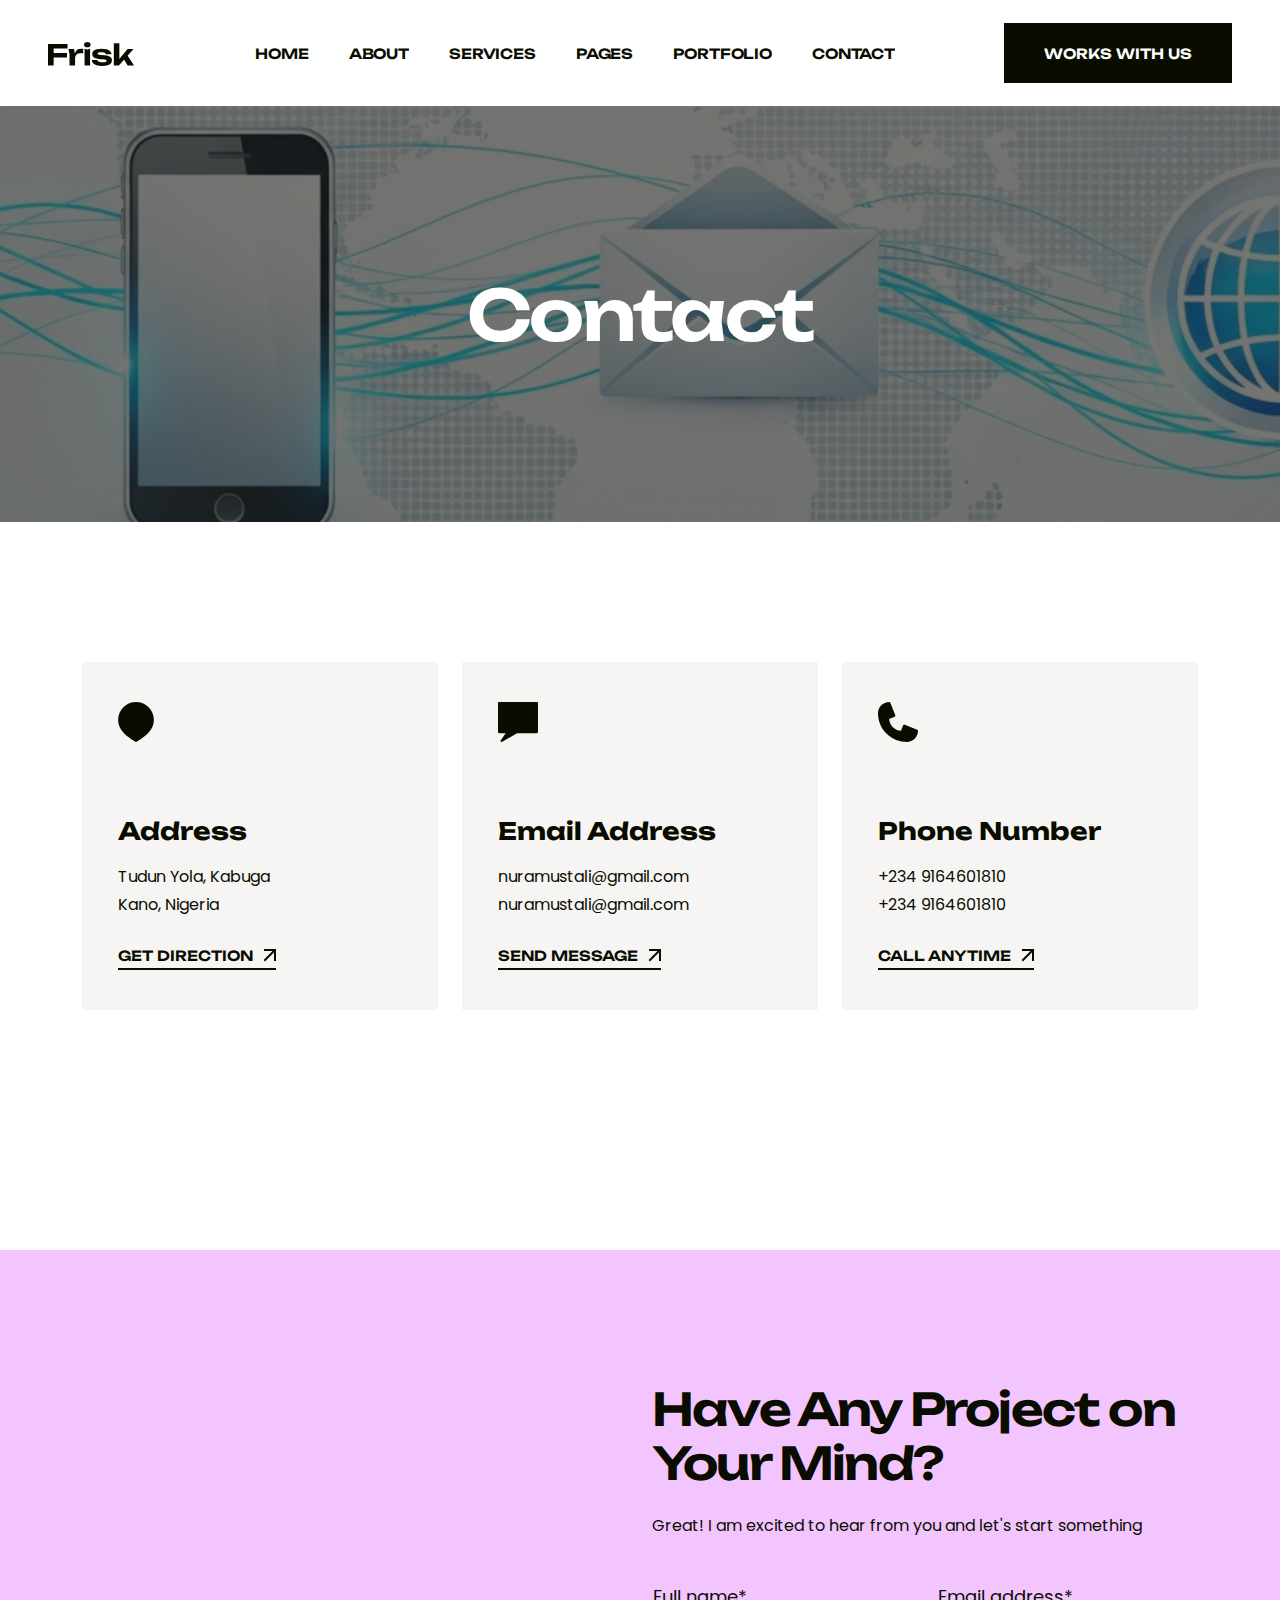
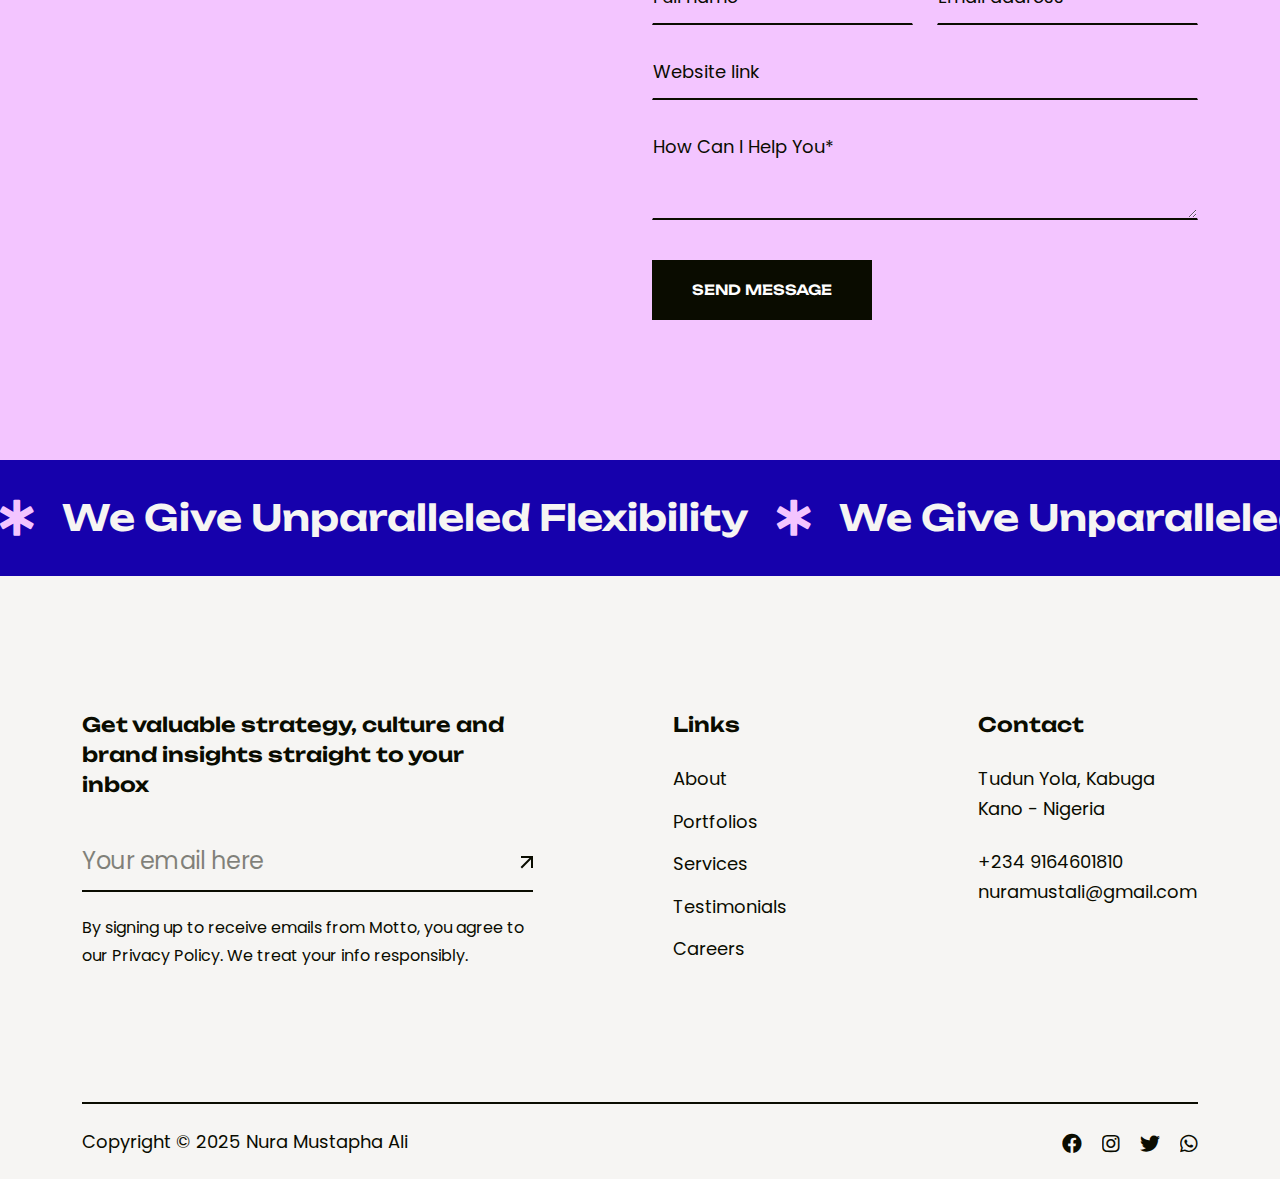
<file: contact.html>
<!doctype html>
<html class="no-js" lang="zxx">

<head>
    <meta charset="utf-8">
    <meta http-equiv="x-ua-compatible" content="ie=edge">
   <title>Nura Mustapha Ali - A Web Designer and Graphics Designer From Kano State Nigeria.</title>
    <meta name="description" content="Nura Mustapha Ali - A Web Designer and Graphics Designer From Kano State Nigeria.">
    <meta name="keywords" content="Nura Mustapha Ali - A Web Designer and Graphics Designer From Kano State Nigeria.">
    <meta name="robots" content="INDEX,FOLLOW">

    <!-- Mobile Specific Metas -->
    <meta name="viewport" content="width=device-width, initial-scale=1, shrink-to-fit=no">

    <!-- Favicons - Place favicon.ico in the root directory -->
    <link rel="icon" type="image/png" sizes="32x32" href="assets/img/favicons/favicon.png">
    <meta name="msapplication-TileColor" content="#ffffff">
    <meta name="msapplication-TileImage" content="assets/img/favicons/ms-icon-144x144.png">
    <meta name="theme-color" content="#ffffff">

    <!--==============================
	  Google Fonts
	============================== -->
    <link rel="preconnect" href="https://fonts.googleapis.com">
    <link rel="preconnect" href="https://fonts.gstatic.com" crossorigin>
    <link href="https://fonts.googleapis.com/css2?family=Poppins:wght@300;400;500;600;700;800&family=Unbounded:wght@400;500;600;700&display=swap" rel="stylesheet">



    <!--==============================
	    All CSS File
	============================== -->
    <link rel="stylesheet" href="assets/css/bootstrap.min.css">
    <link rel="stylesheet" href="assets/css/all.min.css">
    <link rel="stylesheet" href="assets/css/magnific-popup.min.css">
    <link rel="stylesheet" href="assets/css/slick.min.css">
    <link rel="stylesheet" href="assets/css/animate.min.css">
    <link rel="stylesheet" href="assets/css/imageRevealHover.css">
    <!-- Theme Custom CSS -->
    <link rel="stylesheet" href="assets/css/style.css">

</head>

<body>
    <!--********************************
   		Code Start From Here
	******************************** -->




    <!--==============================
     Preloader
    ==============================-->
    <!-- <div class="preloader">
        <div class="preloader-inner">
            <span></span>
            <span></span>
            <span></span>
            <span></span>
        </div>
    </div> -->

    <div class="popup-search-box">
        <button class="searchClose"><img src="assets/img/icon/close.svg" alt="img"></button>
        <form action="#">
            <input type="text" placeholder="Search Here..">
            <button type="submit"><img src="assets/img/icon/search-white.svg" alt="img"></button>
        </form>
    </div>

    <div class="sidemenu-wrapper">
        <div class="sidemenu-content">
            <button class="closeButton sideMenuCls"><img src="assets/img/icon/close.svg" alt="icon"></button>
            <div class="widget footer-widget">
                <div class="widget-about">
                    <div class="footer-logo">
                        <a href="index.html"><img src="assets/img/logo-white.svg" alt="Ovation"></a>
                    </div>
                    <p class="about-text">Building Brands Throgh Designs & Digital Experience</p>
                     <div class="sidebar-wrap">
                        <h6>Tudun Yola, Kabuga</h6>
                        <h6>Kano, Nigeria</h6>
                    </div>
                    <div class="sidebar-wrap">
                        <h6><a href="tel:2349164601810">+234 9164601810 </a></h6>
                        <h6><a href="nuramustali@gmail.com">nuramustali@gmail.com</a></h6>
                    </div>
                    <div class="social-btn style3">
                        <a href="https://www.facebook.com/noorwebagency">
                            <span class="link-effect">
                                <span class="effect-1"><i class="fab fa-facebook"></i></span>
                                <span class="effect-1"><i class="fab fa-facebook"></i></span>
                            </span>
                        </a>
                        <a href="https://instagram.com/noorwebagency">
                            <span class="link-effect">
                                <span class="effect-1"><i class="fab fa-instagram"></i></span>
                                <span class="effect-1"><i class="fab fa-instagram"></i></span>
                            </span>
                        </a>
                        <a href="https://twitter.com/noorwebagency">
                            <span class="link-effect">
                                <span class="effect-1"><i class="fab fa-twitter"></i></span>
                                <span class="effect-1"><i class="fab fa-twitter"></i></span>
                            </span>
                        </a>
                        <a href="https://wa.me/2349164601810">
                            <span class="link-effect">
                                <span class="effect-1"><i class="fab fa-whatsapp"></i></span>
                                <span class="effect-1"><i class="fab fa-whatsapp"></i></span>
                            </span>
                        </a>
                    </div>
                </div>
            </div>
            <div class="d-flex justify-content-end">
                <a href="contact.html" class="chat-btn gsap-magnetic">Let's Work Together</a>
            </div>
        </div>
    </div>
    <!--==============================
    Mobile Menu
    ============================== -->
    <div class="mobile-menu-wrapper">
        <div class="mobile-menu-area">
            <button class="menu-toggle"><i class="fas fa-times"></i></button>
            <div class="mobile-logo">
                <a href="index.html"><img src="assets/img/logo.svg" alt="Ovation"></a>
            </div>
            <div class="mobile-menu">
                <ul>
                    <li> <a href="/">Home</a></li>
                    <li><a href="about.html">About Page</a></li>
                            <li><a href="service.html">Service Page</a></li>
                    <li class="menu-item-has-children">
                        <a href="#">Pages</a>
                        <ul class="sub-menu">
                            
                            <li><a href="pricing.html">Pricing Page</a></li>
                            <li><a href="faq.html">FAQ Page</a></li>
                        </ul>
                    </li>
                    <li><a href="project.html">Portfolio</a> </li>
    
                    <li> <a href="contact.html">Contact</a>
                    </li>
                </ul>
            </div>
            <div class="sidebar-wrap">
                <h6>Tudun Yola, Kabuga</h6>
                <h6>Kano, Nigeria</h6>
            </div>
            <div class="sidebar-wrap">
                <h6><a href="tel:2349164601810">+234 9164601810 </a></h6>
                <h6><a href="nuramustali@gmail.com">nuramustali@gmail.com</a></h6>
            </div>
            <div class="social-btn style3">
                <a href="https://www.facebook.com/noorwebagency">
                    <span class="link-effect">
                        <span class="effect-1"><i class="fab fa-facebook"></i></span>
                        <span class="effect-1"><i class="fab fa-facebook"></i></span>
                    </span>
                </a>
                <a href="https://instagram.com/noorwebagency">
                    <span class="link-effect">
                        <span class="effect-1"><i class="fab fa-instagram"></i></span>
                        <span class="effect-1"><i class="fab fa-instagram"></i></span>
                    </span>
                </a>
                <a href="https://twitter.com/noorwebagency">
                    <span class="link-effect">
                        <span class="effect-1"><i class="fab fa-twitter"></i></span>
                        <span class="effect-1"><i class="fab fa-twitter"></i></span>
                    </span>
                </a>
                <a href="https://wa.me/2349164601810">
                    <span class="link-effect">
                        <span class="effect-1"><i class="fab fa-whatsapp"></i></span>
                        <span class="effect-1"><i class="fab fa-whatsapp"></i></span>
                    </span>
                </a>
            </div>
        </div>
    </div>
    <!--==============================
	Header Area
    ==============================-->
    <header class="nav-header header-layout3">
        <div class="sticky-wrapper">
            <!-- Main Menu Area -->
            <div class="menu-area">
                <div class="container-fluid">
                    <div class="row align-items-center justify-content-between">
                        <div class="col-auto">
                            <div class="header-logo">
                                <a href="index.html"><img src="assets/img/logo.svg" alt="logo"></a>
                            </div>
                        </div>
                        <div class="col-auto ms-auto">
                            <nav class="main-menu d-none d-lg-inline-block">
                                <ul>
                                    <li class="active menu-item-has-children">
                                        <a href="/">
                                            <span class="link-effect">
                                                <span class="effect-1">HOME</span>
                                                <span class="effect-1">HOME</span>
                                            </span>
                                        </a>
                                    </li>
                                    <li>
                                        <a href="about.html">
                                            <span class="link-effect">
                                                <span class="effect-1">ABOUT</span>
                                                <span class="effect-1">ABOUT</span>
                                            </span>
                                        </a>
                                    </li>
                                     <li>
                                        <a href="service.html">
                                            <span class="link-effect">
                                                <span class="effect-1">SERVICES</span>
                                                <span class="effect-1">SERVICES</span>
                                            </span>
                                        </a>
                                    </li>
                                    <li class="menu-item-has-children">
                                        <a href="#">
                                            <span class="link-effect">
                                                <span class="effect-1">PAGES</span>
                                                <span class="effect-1">PAGES</span>
                                            </span>
                                        </a>
                                        <ul class="sub-menu">
                                            <li><a href="pricing.html">Pricing Page</a></li>
                                
                                            <li><a href="faq.html">FAQ Page</a></li>
                            
                                        </ul>
                                    </li>
                                    <li>
                                        <a href="project.html">
                                            <span class="link-effect">
                                                <span class="effect-1">PORTFOLIO</span>
                                                <span class="effect-1">PORTFOLIO</span>
                                            </span>
                                        </a>
                                          </li>
                                    
                                    <li>
                                        <a href="contact.html">
                                            <span class="link-effect">
                                                <span class="effect-1">CONTACT</span>
                                                <span class="effect-1">CONTACT</span>
                                            </span>
                                        </a>
                                    </li>
                                </ul>
                            </nav>
                            <div class="navbar-right d-inline-flex d-lg-none">
                                <button type="button" class="menu-toggle sidebar-btn">
                                    <span class="line"></span>
                                    <span class="line"></span>
                                    <span class="line"></span>
                                </button>
                            </div>
                        </div>
                        <div class="col-auto d-none d-lg-block">
                            <div class="header-button">
                                <a href="project.html" class="btn">
                                    <span class="link-effect">
                                        <span class="effect-1">WORKS WITH US</span>
                                        <span class="effect-1">WORKS WITH US</span>
                                    </span>
                                </a>
                            </div>
                        </div>
                    </div>
                </div>
            </div>
        </div>
    </header>

    <!--==============================
    Breadcumb
    ============================== -->
    <div class="breadcumb-wrapper " data-bg-src="assets/contacthero.png">
        <div class="container">
            <div class="breadcumb-content">
                <h1 class="breadcumb-title">Contact</h1>
            </div>
        </div>
    </div>

    <!--==============================
    Feature Area
    ==============================-->
    <div class="feature-area-1 space">
        <div class="container">
            <div class="row gy-4 align-items-center justify-content-center">
                <div class="col-xl-4 col-md-6">
                    <div class="feature-card">
                        <div class="feature-card-icon">
                            <img src="assets/img/icon/location-pin-alt.svg" alt="icon">
                        </div>
                        <div class="feature-card-details">
                            <h4 class="feature-card-title">
                                <a href="project.html">Address</a>
                            </h4>
                            <p class="feature-card-text mb-0">Tudun Yola, Kabuga</p>
                            <p class="feature-card-text">Kano, Nigeria</p>

                            <a href="https://maps.google.com" class="link-btn">
                                <span class="link-effect">
                                    <span class="effect-1">Get direction</span>
                                    <span class="effect-1">Get direction</span>
                                </span>
                                <img src="assets/img/icon/arrow-left-top.svg" alt="icon">
                            </a>
                        </div>
                    </div>
                </div>
                <div class="col-xl-4 col-md-6">
                    <div class="feature-card">
                        <div class="feature-card-icon">
                            <img src="assets/img/icon/speech-bubble.svg" alt="icon">
                        </div>
                        <div class="feature-card-details">
                            <h4 class="feature-card-title">
                                <a href="project.html">Email Address</a>
                            </h4>
                            <p class="feature-card-text mb-0">nuramustali@gmail.com</p>
                            <p class="feature-card-text">nuramustali@gmail.com</p>
                            <a href="mailto:nuramustali@gmail.com" class="link-btn">
                                <span class="link-effect">
                                    <span class="effect-1">Send message</span>
                                    <span class="effect-1">Send message</span>
                                </span>
                                <img src="assets/img/icon/arrow-left-top.svg" alt="icon">
                            </a>
                        </div>
                    </div>
                </div>
                <div class="col-xl-4 col-md-6">
                    <div class="feature-card">
                        <div class="feature-card-icon">
                            <img src="assets/img/icon/phone.svg" alt="icon">
                        </div>
                        <div class="feature-card-details">
                            <h4 class="feature-card-title">
                                <a href="project.html">Phone Number</a>
                            </h4>
                            <p class="feature-card-text mb-0">+234 9164601810 </p>
                            <p class="feature-card-text">+234 9164601810</p>

                            <a href="tel:2349164601810" class="link-btn">
                                <span class="link-effect">
                                    <span class="effect-1">Call anytime</span>
                                    <span class="effect-1">Call anytime</span>
                                </span>
                                <img src="assets/img/icon/arrow-left-top.svg" alt="icon">
                            </a>
                        </div>
                    </div>
                </div>
            </div>
        </div>
    </div>

    <!--==============================
    Contact Area
    ==============================-->
    <div class="contact-area-1 space bg-theme">
        <div class="contact-map shape-mockup wow img-custom-anim-left" data-wow-duration="1.5s" data-wow-delay="0.2s" data-left="0" data-top="-100px" data-bottom="140px">
            <iframe src="https://maps.google.com/maps?q=London%20Eye%2C%20London%2C%20United%20Kingdom&t=m&z=10&output=embed&iwloc=near" allowfullscreen="" loading="lazy"></iframe>
        </div>
        <div class="container">
            <div class="row align-items-center justify-content-end">
                <div class="col-lg-6">
                    <div class="contact-form-wrap">
                        <div class="title-area mb-30">
                            <h2 class="sec-title">Have Any Project on Your Mind?</h2>
                            <p>Great! I am excited to hear from you and let's start something</p>
                        </div>
                        <form action="mail.php" method="POST" class="contact-form ajax-contact">
                            <div class="row">
                                <div class="col-md-6">
                                    <div class="form-group">
                                        <input type="text" class="form-control style-border" name="name" id="name" placeholder="Full name*">
                                    </div>
                                </div>
                                <div class="col-md-6">
                                    <div class="form-group">
                                        <input type="text" class="form-control style-border" name="email" id="email" placeholder="Email address*">
                                    </div>
                                </div>
                                <div class="col-lg-12">
                                    <div class="form-group">
                                        <input type="text" class="form-control style-border" name="website" id="website" placeholder="Website link">
                                    </div>
                                </div>
                                <div class="col-lg-12">
                                    <div class="form-group">
                                        <textarea name="message" placeholder="How Can I Help You*" id="contactForm" class="form-control style-border"></textarea>
                                    </div>
                                </div>
                            </div>
                            <div class="form-btn col-12">
                                <button type="submit" class="btn mt-20">
                                    <span class="link-effect">
                                        <span class="effect-1">SEND MESSAGE</span>
                                        <span class="effect-1">SEND MESSAGE</span>
                                    </span>
                                </button>
                            </div>
                        </form>
                    </div>
                </div>
            </div>
        </div>
    </div>

    <!--==============================
    Marquee Area
    ==============================-->
    <div class="container-fluid p-0 overflow-hidden">
        <div class="slider__marquee clearfix marquee-wrap">
            <div class="marquee_mode marquee__group">
                <h6 class="item m-item"><a href="#"><i class="fas fa-star-of-life"></i> We Give Unparalleled Flexibility</a></h6>
                <h6 class="item m-item"><a href="#"><i class="fas fa-star-of-life"></i> We Give Unparalleled Flexibility</a></h6>
                <h6 class="item m-item"><a href="#"><i class="fas fa-star-of-life"></i> We Give Unparalleled Flexibility</a></h6>
                <h6 class="item m-item"><a href="#"><i class="fas fa-star-of-life"></i> We Give Unparalleled Flexibility</a></h6>
            </div>
        </div>
    </div>

    <!--==============================
        Footer Area
    ==============================-->
    <footer class="footer-wrapper footer-layout2 overflow-hidden">
        <div class="container">
            <div class="widget-area space-top">
                <div class="row justify-content-between">
                    <div class="col-md-6 col-xl-5 col-lg-6">
                        <div class="widget widget-newsletter footer-widget">
                            <h3 class="widget_title">Get valuable strategy, culture and brand insights straight to your inbox</h3>
                            <form class="newsletter-form">
                                <div class="form-group">
                                    <input class="form-control" type="email" placeholder="Your email here" required="">
                                </div>
                                <button type="submit" class="btn"><img src="assets/img/icon/arrow-left-top.svg" alt=""></button>
                            </form>
                            <p>By signing up to receive emails from Motto, you agree to our Privacy Policy. We treat your info responsibly.</p>
                        </div>
                    </div>
                    <div class="col-md-3 col-xl-2 col-lg-3">
                        <div class="widget widget_nav_menu footer-widget">
                            <h3 class="widget_title">Links</h3>
                            <div class="menu-all-pages-container list-column2">
                                <ul class="menu">
                                    <li><a href="about.html"> About</a></li>
                                    <li><a href="project.html">Portfolios</a></li>
                                    <li><a href="service.html">Services</a></li>
                                    <li><a href="contact.html">Testimonials</a></li>
                                    <li><a href="project.html">Careers</a></li>
                                </ul>
                            </div>
                        </div>
                    </div>
                    <div class="col-md-6 col-xl-auto col-lg-4">
                        <div class="widget footer-widget widget-contact">
                            <h3 class="widget_title">Contact</h3>
                            <ul class="contact-info-list">
                                <li>Tudun Yola, Kabuga <br> Kano - Nigeria</li>
                                <li>
                                    <a href="tel:1800123654987">+234 9164601810</a>
                                    <a href="mailto:nuramustali@gmail.com">nuramustali@gmail.com</a>
                                </li>
                            </ul>
                        </div>
                    </div>
                </div>
            </div>
        </div>
        <div class="container">
            <div class="copyright-wrap">
                <div class="row gy-3 justify-content-between align-items-center">
                    <div class="col-md-6">
                        <p class="copyright-text">Copyright © 2025
                            <a href="https://wa.me/2349164601810">Nura Mustapha Ali</a>
                        </p>

                    </div>
                    <div class="col-md-6 align-self-center">
                        <div class="social-btn style3 justify-content-md-end">
                            <a href="https://www.facebook.com/noorwebagency">
                                <span class="link-effect">
                                    <span class="effect-1"><i class="fab fa-facebook"></i></span>
                                    <span class="effect-1"><i class="fab fa-facebook"></i></span>
                                </span>
                            </a>
                            <a href="https://instagram.com/noorwebagency">
                                <span class="link-effect">
                                    <span class="effect-1"><i class="fab fa-instagram"></i></span>
                                    <span class="effect-1"><i class="fab fa-instagram"></i></span>
                                </span>
                            </a>
                            <a href="https://twitter.com/noorwebagency">
                                <span class="link-effect">
                                    <span class="effect-1"><i class="fab fa-twitter"></i></span>
                                    <span class="effect-1"><i class="fab fa-twitter"></i></span>
                                </span>
                            </a>
                            <a href="https://wa.me/2349164601810">
                                <span class="link-effect">
                                    <span class="effect-1"><i class="fab fa-whatsapp"></i></span>
                                    <span class="effect-1"><i class="fab fa-whatsapp"></i></span>
                                </span>
                            </a>
                        </div>
                    </div>
                </div>
            </div>
        </div>
    </footer>

    <!--********************************
			Code End  Here
	******************************** -->

    <!-- Scroll To Top -->
    <div class="scroll-top">
        <svg class="progress-circle svg-content" width="100%" height="100%" viewBox="-1 -1 102 102">
            <path d="M50,1 a49,49 0 0,1 0,98 a49,49 0 0,1 0,-98" style="transition: stroke-dashoffset 10ms linear 0s; stroke-dasharray: 307.919, 307.919; stroke-dashoffset: 307.919;"></path>
        </svg>
    </div>


    <!-- Jquery -->
    <script src="assets/js/vendor/jquery-3.6.0.min.js"></script>
    <script src="assets/js/slick.min.js"></script>
    <script src="assets/js/bootstrap.min.js"></script>
    <script src="assets/js/jquery.magnific-popup.min.js"></script>
    <script src="assets/js/jquery.counterup.min.js"></script>
    <script src="assets/js/imagesloaded.pkgd.min.js"></script>
    <script src="assets/js/isotope.pkgd.min.js"></script>
    <script src="assets/js/gsap.min.js"></script>

    <script src="assets/js/twinmax.js"></script>
    <script src="assets/js/imageRevealHover.js"></script>
    <script src="assets/js/jarallax.min.js"></script>
    <script src="assets/js/jquery.marquee.min.js"></script>
    <script src="assets/js/jquery-ui.min.js"></script>
    <script src="assets/js/waypoints.js"></script>
    <script src="assets/js/wow.js"></script>

    <!-- Main Js File -->
    <script src="assets/js/main.js"></script>
</body>

</html>
</file>
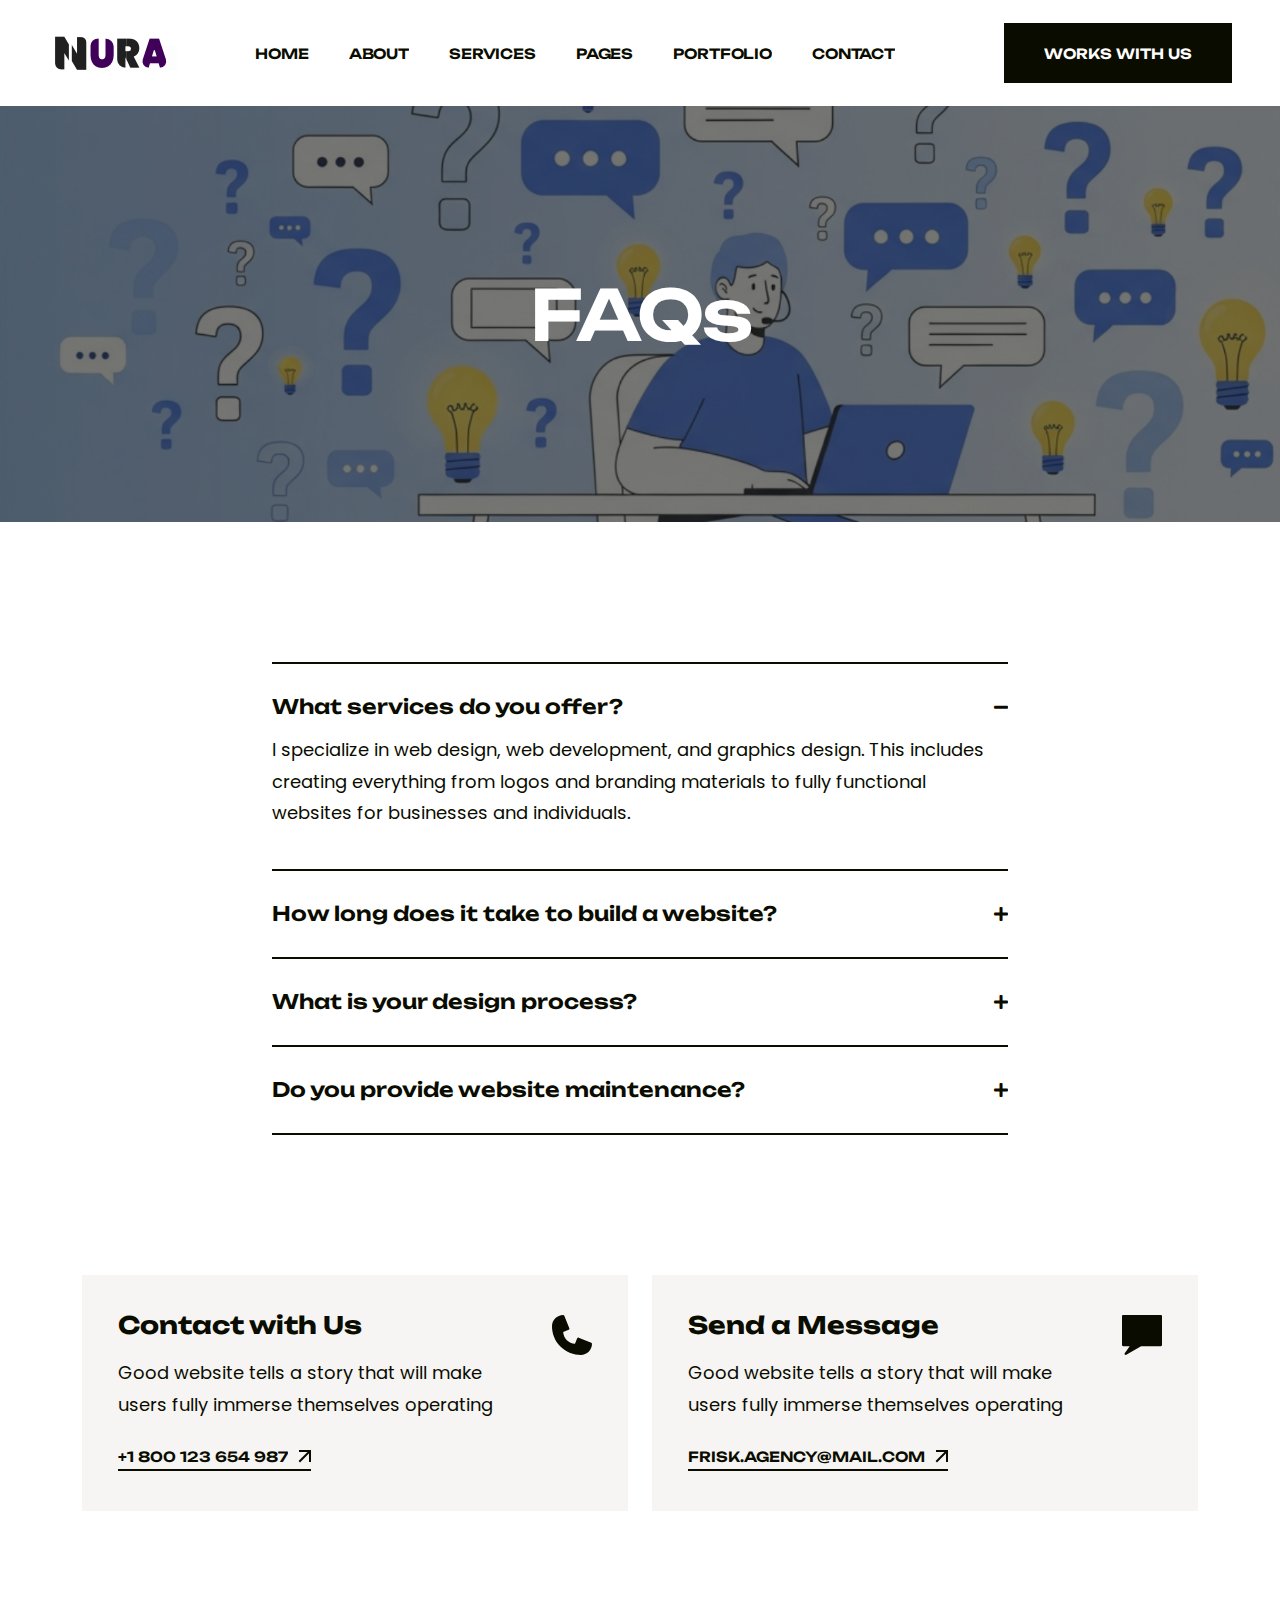
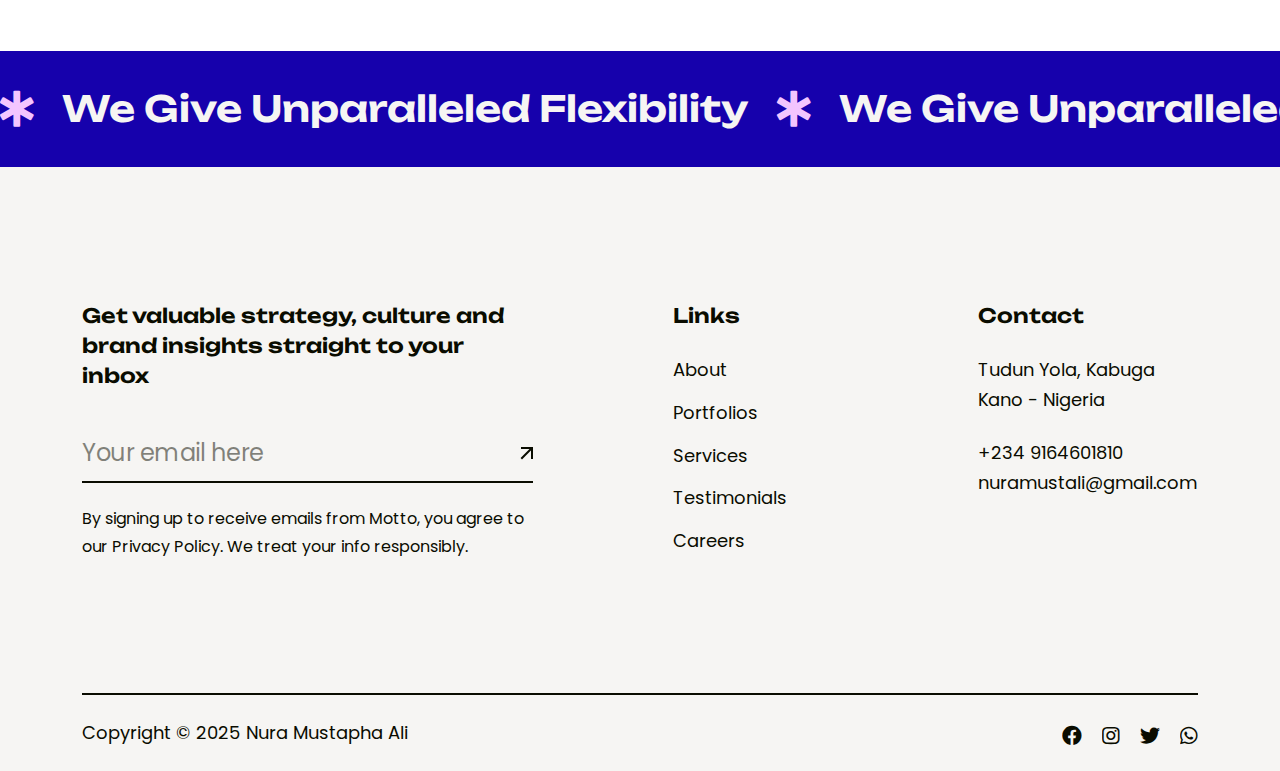
<file: faq.html>
<!doctype html>
<html class="no-js" lang="zxx">

<head>
    <meta charset="utf-8">
    <meta http-equiv="x-ua-compatible" content="ie=edge">
    <title>Nura Mustapha Ali - A Web Designer and Graphics Designer From Kano State Nigeria.</title>
    <meta name="description" content="Nura Mustapha Ali - A Web Designer and Graphics Designer From Kano State Nigeria.">
    <meta name="keywords" content="Nura Mustapha Ali - A Web Designer and Graphics Designer From Kano State Nigeria.">
    <meta name="robots" content="INDEX,FOLLOW">

    <!-- Mobile Specific Metas -->
    <meta name="viewport" content="width=device-width, initial-scale=1, shrink-to-fit=no">

    <!-- Favicons - Place favicon.ico in the root directory -->
    <link rel="icon" type="image/png" sizes="32x32" href="assets/img/favicons/favicon.png">
    <meta name="msapplication-TileColor" content="#ffffff">
    <meta name="msapplication-TileImage" content="assets/img/favicons/ms-icon-144x144.png">
    <meta name="theme-color" content="#ffffff">

    <!--==============================
	  Google Fonts
	============================== -->
    <link rel="preconnect" href="https://fonts.googleapis.com">
    <link rel="preconnect" href="https://fonts.gstatic.com" crossorigin>
    <link href="https://fonts.googleapis.com/css2?family=Poppins:wght@300;400;500;600;700;800&family=Unbounded:wght@400;500;600;700&display=swap" rel="stylesheet">



    <!--==============================
	    All CSS File
	============================== -->
    <link rel="stylesheet" href="assets/css/bootstrap.min.css">
    <link rel="stylesheet" href="assets/css/all.min.css">
    <link rel="stylesheet" href="assets/css/magnific-popup.min.css">
    <link rel="stylesheet" href="assets/css/slick.min.css">
    <link rel="stylesheet" href="assets/css/animate.min.css">
    <link rel="stylesheet" href="assets/css/imageRevealHover.css">
    <!-- Theme Custom CSS -->
    <link rel="stylesheet" href="assets/css/style.css">

</head>

<body>
    <!--********************************
   		Code Start From Here
	******************************** -->




    <!--==============================
     Preloader
    ==============================-->
    <!-- <div class="preloader">
        <div class="preloader-inner">
            <span></span>
            <span></span>
            <span></span>
            <span></span>
        </div>
    </div> -->

    <div class="popup-search-box">
        <button class="searchClose"><img src="assets/img/icon/close.svg" alt="img"></button>
        <form action="#">
            <input type="text" placeholder="Search Here..">
            <button type="submit"><img src="assets/img/icon/search-white.svg" alt="img"></button>
        </form>
    </div>

    <div class="sidemenu-wrapper">
        <div class="sidemenu-content">
            <button class="closeButton sideMenuCls"><img src="assets/img/icon/close.svg" alt="icon"></button>
            <div class="widget footer-widget">
                <div class="widget-about">
                    <div class="footer-logo">
                        <a href="index.html"><img src="assets/img/logo-white.svg" alt="Ovation"></a>
                    </div>
                    <p class="about-text">Building Brands Throgh Designs & Digital Experience</p>
                     <div class="sidebar-wrap">
                        <h6>Tudun Yola, Kabuga</h6>
                        <h6>Kano, Nigeria</h6>
                    </div>
                    <div class="sidebar-wrap">
                        <h6><a href="tel:2349164601810">+234 9164601810 </a></h6>
                        <h6><a href="nuramustali@gmail.com">nuramustali@gmail.com</a></h6>
                    </div>
                    <div class="social-btn style3">
                        <a href="https://www.facebook.com/noorwebagency">
                            <span class="link-effect">
                                <span class="effect-1"><i class="fab fa-facebook"></i></span>
                                <span class="effect-1"><i class="fab fa-facebook"></i></span>
                            </span>
                        </a>
                        <a href="https://instagram.com/noorwebagency">
                            <span class="link-effect">
                                <span class="effect-1"><i class="fab fa-instagram"></i></span>
                                <span class="effect-1"><i class="fab fa-instagram"></i></span>
                            </span>
                        </a>
                        <a href="https://twitter.com/noorwebagency">
                            <span class="link-effect">
                                <span class="effect-1"><i class="fab fa-twitter"></i></span>
                                <span class="effect-1"><i class="fab fa-twitter"></i></span>
                            </span>
                        </a>
                        <a href="https://wa.me/2349164601810">
                            <span class="link-effect">
                                <span class="effect-1"><i class="fab fa-whatsapp"></i></span>
                                <span class="effect-1"><i class="fab fa-whatsapp"></i></span>
                            </span>
                        </a>
                    </div>
                </div>
            </div>
            <div class="d-flex justify-content-end">
                <a href="contact.html" class="chat-btn gsap-magnetic">Let's Work Together</a>
            </div>
        </div>
    </div>
    <!--==============================
    Mobile Menu
    ============================== -->
    <div class="mobile-menu-wrapper">
        <div class="mobile-menu-area">
            <button class="menu-toggle"><i class="fas fa-times"></i></button>
            <div class="mobile-logo">
                <a href="index.html"><img src="assets/img/logo.png" alt="Ovation"></a>
            </div>
            <div class="mobile-menu">
                <ul>
                    <li> <a href="/">Home</a></li>
                    <li><a href="about.html">About Page</a></li>
                            <li><a href="service.html">Service Page</a></li>
                    <li class="menu-item-has-children">
                        <a href="#">Pages</a>
                        <ul class="sub-menu">
                            
                            <li><a href="pricing.html">Pricing Page</a></li>
                            <li><a href="faq.html">FAQ Page</a></li>
                        </ul>
                    </li>
                    <li><a href="project.html">Portfolio</a> </li>
    
                    <li> <a href="contact.html">Contact</a>
                    </li>
                </ul>
            </div>
            <div class="sidebar-wrap">
                <h6>Tudun Yola, Kabuga</h6>
                <h6>Kano, Nigeria</h6>
            </div>
            <div class="sidebar-wrap">
                <h6><a href="tel:2349164601810">+234 9164601810 </a></h6>
                <h6><a href="nuramustali@gmail.com">nuramustali@gmail.com</a></h6>
            </div>
            <div class="social-btn style3">
                <a href="https://www.facebook.com/noorwebagency">
                    <span class="link-effect">
                        <span class="effect-1"><i class="fab fa-facebook"></i></span>
                        <span class="effect-1"><i class="fab fa-facebook"></i></span>
                    </span>
                </a>
                <a href="https://instagram.com/noorwebagency">
                    <span class="link-effect">
                        <span class="effect-1"><i class="fab fa-instagram"></i></span>
                        <span class="effect-1"><i class="fab fa-instagram"></i></span>
                    </span>
                </a>
                <a href="https://twitter.com/noorwebagency">
                    <span class="link-effect">
                        <span class="effect-1"><i class="fab fa-twitter"></i></span>
                        <span class="effect-1"><i class="fab fa-twitter"></i></span>
                    </span>
                </a>
                <a href="https://wa.me/2349164601810">
                    <span class="link-effect">
                        <span class="effect-1"><i class="fab fa-whatsapp"></i></span>
                        <span class="effect-1"><i class="fab fa-whatsapp"></i></span>
                    </span>
                </a>
            </div>
        </div>
    </div>
    <!--==============================
	Header Area
    ==============================-->
    <header class="nav-header header-layout3">
        <div class="sticky-wrapper">
            <!-- Main Menu Area -->
            <div class="menu-area">
                <div class="container-fluid">
                    <div class="row align-items-center justify-content-between">
                        <div class="col-auto">
                            <div class="header-logo">
                                <a href="index.html"><img src="assets/img/logo.png" alt="logo"></a>
                            </div>
                        </div>
                        <div class="col-auto ms-auto">
                            <nav class="main-menu d-none d-lg-inline-block">
                                <ul>
                                    <li class="active menu-item-has-children">
                                        <a href="/">
                                            <span class="link-effect">
                                                <span class="effect-1">HOME</span>
                                                <span class="effect-1">HOME</span>
                                            </span>
                                        </a>
                                    </li>
                                    <li>
                                        <a href="about.html">
                                            <span class="link-effect">
                                                <span class="effect-1">ABOUT</span>
                                                <span class="effect-1">ABOUT</span>
                                            </span>
                                        </a>
                                    </li>
                                     <li>
                                        <a href="service.html">
                                            <span class="link-effect">
                                                <span class="effect-1">SERVICES</span>
                                                <span class="effect-1">SERVICES</span>
                                            </span>
                                        </a>
                                    </li>
                                    <li class="menu-item-has-children">
                                        <a href="#">
                                            <span class="link-effect">
                                                <span class="effect-1">PAGES</span>
                                                <span class="effect-1">PAGES</span>
                                            </span>
                                        </a>
                                        <ul class="sub-menu">
                                            <li><a href="pricing.html">Pricing Page</a></li>
                                
                                            <li><a href="faq.html">FAQ Page</a></li>
                            
                                        </ul>
                                    </li>
                                    <li>
                                        <a href="project.html">
                                            <span class="link-effect">
                                                <span class="effect-1">PORTFOLIO</span>
                                                <span class="effect-1">PORTFOLIO</span>
                                            </span>
                                        </a>
                                          </li>
                                    
                                    <li>
                                        <a href="contact.html">
                                            <span class="link-effect">
                                                <span class="effect-1">CONTACT</span>
                                                <span class="effect-1">CONTACT</span>
                                            </span>
                                        </a>
                                    </li>
                                </ul>
                            </nav>
                            <div class="navbar-right d-inline-flex d-lg-none">
                                <button type="button" class="menu-toggle sidebar-btn">
                                    <span class="line"></span>
                                    <span class="line"></span>
                                    <span class="line"></span>
                                </button>
                            </div>
                        </div>
                        <div class="col-auto d-none d-lg-block">
                            <div class="header-button">
                                <a href="project.html" class="btn">
                                    <span class="link-effect">
                                        <span class="effect-1">WORKS WITH US</span>
                                        <span class="effect-1">WORKS WITH US</span>
                                    </span>
                                </a>
                            </div>
                        </div>
                    </div>
                </div>
            </div>
        </div>
    </header>

    <!--==============================
    Breadcumb
    ============================== -->
    <div class="breadcumb-wrapper " data-bg-src="assets/faqhero.png">
        <div class="container">
            <div class="breadcumb-content">
                <h1 class="breadcumb-title">FAQs</h1>
            </div>
        </div>
    </div>

    <!--==============================
    Faq Area
    ==============================-->
    <div class="faq-area-2 space overflow-hidden">
        <div class="container">
            <div class="row justify-content-center">
                <div class="col-xl-8">
                    <div class="accordion-area accordion" id="faqAccordion">

                        <div class="accordion-card style2 active">
                            <div class="accordion-header" id="collapse-item-1">
                                <button class="accordion-button " type="button" data-bs-toggle="collapse" data-bs-target="#collapse-1" aria-expanded="true" aria-controls="collapse-1">What services do you offer?</button>
                            </div>
                            <div id="collapse-1" class="accordion-collapse collapse show" aria-labelledby="collapse-item-1" data-bs-parent="#faqAccordion">
                                <div class="accordion-body">
                                    <p class="faq-text">I specialize in web design, web development, and graphics design. This includes creating everything from logos and branding materials to fully functional websites for businesses and individuals.</p>
                                </div>
                            </div>
                        </div>


                        <div class="accordion-card style2">
                            <div class="accordion-header" id="collapse-item-2">
                                <button class="accordion-button collapsed" type="button" data-bs-toggle="collapse" data-bs-target="#collapse-2" aria-expanded="false" aria-controls="collapse-2">How long does it take to build a website?</button>
                            </div>
                            <div id="collapse-2" class="accordion-collapse collapse " aria-labelledby="collapse-item-2" data-bs-parent="#faqAccordion">
                                <div class="accordion-body">
                                    <p class="faq-text">The timeline for a website project varies depending on its complexity. A basic website can take 1-2 weeks, while a more complex site with custom features might take a month or more. We can discuss a specific timeline during our initial consultation.</p>
                                </div>
                            </div>
                        </div>


                        <div class="accordion-card style2">
                            <div class="accordion-header" id="collapse-item-3">
                                <button class="accordion-button collapsed" type="button" data-bs-toggle="collapse" data-bs-target="#collapse-3" aria-expanded="false" aria-controls="collapse-3">What is your design process?</button>
                            </div>
                            <div id="collapse-3" class="accordion-collapse collapse " aria-labelledby="collapse-item-3" data-bs-parent="#faqAccordion">
                                <div class="accordion-body">
                                    <p class="faq-text">My process is collaborative. We start with a discovery phase to understand your goals. Then, I move to design mockups, development, and finally, testing and launch. I'll keep you updated at every stage to ensure the final product meets your vision.</p>
                                </div>
                            </div>
                        </div>

                        <div class="accordion-card style2">
                            <div class="accordion-header" id="collapse-item-4">
                                <button class="accordion-button collapsed" type="button" data-bs-toggle="collapse" data-bs-target="#collapse-4" aria-expanded="false" aria-controls="collapse-4">Do you provide website maintenance?</button>
                            </div>
                            <div id="collapse-4" class="accordion-collapse collapse " aria-labelledby="collapse-item-4" data-bs-parent="#faqAccordion">
                                <div class="accordion-body">
                                    <p class="faq-text">Yes, I offer ongoing maintenance and support packages to keep your website secure, updated, and running smoothly after it's launched. We can choose a plan that fits your needs.</p>
                                </div>
                            </div>
                        </div>

                    </div>
                </div>
            </div>
        </div>
    </div>

    <!--==============================
    Feature Area
    ==============================-->
    <div class="feature-area-1 space-bottom">
        <div class="container">
            <div class="row gy-4 align-items-center justify-content-center">
                <div class="col-xxl-6 col-xl-6">
                    <div class="feature-card style-grid">
                        <div class="feature-card-icon">
                            <img src="assets/img/icon/phone.svg" alt="icon">
                        </div>
                        <div class="feature-card-details">
                            <h4 class="feature-card-title">
                                <a href="project.html">Contact with Us</a>
                            </h4>
                            <p class="feature-card-text">Good website tells a story that will make users fully immerse themselves operating</p>
                            <a href="tel:1800123654987" class="link-btn">
                                <span class="link-effect">
                                    <span class="effect-1">+1 800 123 654 987</span>
                                    <span class="effect-1">+1 800 123 654 987</span>
                                </span>
                                <img src="assets/img/icon/arrow-left-top.svg" alt="icon">
                            </a>
                        </div>
                    </div>
                </div>
                <div class="col-xxl-6 col-xl-6">
                    <div class="feature-card style-grid">
                        <div class="feature-card-icon">
                            <img src="assets/img/icon/speech-bubble.svg" alt="icon">
                        </div>
                        <div class="feature-card-details">
                            <h4 class="feature-card-title">
                                <a href="project.html">Send a Message</a>
                            </h4>
                            <p class="feature-card-text">Good website tells a story that will make users fully immerse themselves operating</p>
                            <a href="mailto:frisk.agency@mail.com" class="link-btn">
                                <span class="link-effect">
                                    <span class="effect-1">frisk.agency@mail.com</span>
                                    <span class="effect-1">frisk.agency@mail.com</span>
                                </span>
                                <img src="assets/img/icon/arrow-left-top.svg" alt="icon">
                            </a>
                        </div>
                    </div>
                </div>
            </div>
        </div>
    </div>

    <!--==============================
    Marquee Area
    ==============================-->
    <div class="container-fluid p-0 overflow-hidden">
        <div class="slider__marquee clearfix marquee-wrap">
            <div class="marquee_mode marquee__group">
                <h6 class="item m-item"><a href="#"><i class="fas fa-star-of-life"></i> We Give Unparalleled Flexibility</a></h6>
                <h6 class="item m-item"><a href="#"><i class="fas fa-star-of-life"></i> We Give Unparalleled Flexibility</a></h6>
                <h6 class="item m-item"><a href="#"><i class="fas fa-star-of-life"></i> We Give Unparalleled Flexibility</a></h6>
                <h6 class="item m-item"><a href="#"><i class="fas fa-star-of-life"></i> We Give Unparalleled Flexibility</a></h6>
            </div>
        </div>
    </div>

    <!--==============================
        Footer Area
    ==============================-->
    <footer class="footer-wrapper footer-layout2 overflow-hidden">
        <div class="container">
            <div class="widget-area space-top">
                <div class="row justify-content-between">
                    <div class="col-md-6 col-xl-5 col-lg-6">
                        <div class="widget widget-newsletter footer-widget">
                            <h3 class="widget_title">Get valuable strategy, culture and brand insights straight to your inbox</h3>
                            <form class="newsletter-form">
                                <div class="form-group">
                                    <input class="form-control" type="email" placeholder="Your email here" required="">
                                </div>
                                <button type="submit" class="btn"><img src="assets/img/icon/arrow-left-top.svg" alt=""></button>
                            </form>
                            <p>By signing up to receive emails from Motto, you agree to our Privacy Policy. We treat your info responsibly.</p>
                        </div>
                    </div>
                    <div class="col-md-3 col-xl-2 col-lg-3">
                        <div class="widget widget_nav_menu footer-widget">
                            <h3 class="widget_title">Links</h3>
                            <div class="menu-all-pages-container list-column2">
                                <ul class="menu">
                                    <li><a href="about.html"> About</a></li>
                                    <li><a href="project.html">Portfolios</a></li>
                                    <li><a href="service.html">Services</a></li>
                                    <li><a href="contact.html">Testimonials</a></li>
                                    <li><a href="project.html">Careers</a></li>
                                </ul>
                            </div>
                        </div>
                    </div>
                    <div class="col-md-6 col-xl-auto col-lg-4">
                        <div class="widget footer-widget widget-contact">
                            <h3 class="widget_title">Contact</h3>
                            <ul class="contact-info-list">
                                <li>Tudun Yola, Kabuga <br> Kano - Nigeria</li>
                                <li>
                                    <a href="tel:1800123654987">+234 9164601810</a>
                                    <a href="mailto:nuramustali@gmail.com">nuramustali@gmail.com</a>
                                </li>
                            </ul>
                        </div>
                    </div>
                </div>
            </div>
        </div>
        <div class="container">
            <div class="copyright-wrap">
                <div class="row gy-3 justify-content-between align-items-center">
                    <div class="col-md-6">
                        <p class="copyright-text">Copyright © 2025
                            <a href="https://wa.me/2349164601810">Nura Mustapha Ali</a>
                        </p>

                    </div>
                    <div class="col-md-6 align-self-center">
                        <div class="social-btn style3 justify-content-md-end">
                            <a href="https://www.facebook.com/noorwebagency">
                                <span class="link-effect">
                                    <span class="effect-1"><i class="fab fa-facebook"></i></span>
                                    <span class="effect-1"><i class="fab fa-facebook"></i></span>
                                </span>
                            </a>
                            <a href="https://instagram.com/noorwebagency">
                                <span class="link-effect">
                                    <span class="effect-1"><i class="fab fa-instagram"></i></span>
                                    <span class="effect-1"><i class="fab fa-instagram"></i></span>
                                </span>
                            </a>
                            <a href="https://twitter.com/noorwebagency">
                                <span class="link-effect">
                                    <span class="effect-1"><i class="fab fa-twitter"></i></span>
                                    <span class="effect-1"><i class="fab fa-twitter"></i></span>
                                </span>
                            </a>
                            <a href="https://wa.me/2349164601810">
                                <span class="link-effect">
                                    <span class="effect-1"><i class="fab fa-whatsapp"></i></span>
                                    <span class="effect-1"><i class="fab fa-whatsapp"></i></span>
                                </span>
                            </a>
                        </div>
                    </div>
                </div>
            </div>
        </div>
    </footer>

    <!--********************************
			Code End  Here
	******************************** -->

    <!-- Scroll To Top -->
    <div class="scroll-top">
        <svg class="progress-circle svg-content" width="100%" height="100%" viewBox="-1 -1 102 102">
            <path d="M50,1 a49,49 0 0,1 0,98 a49,49 0 0,1 0,-98" style="transition: stroke-dashoffset 10ms linear 0s; stroke-dasharray: 307.919, 307.919; stroke-dashoffset: 307.919;"></path>
        </svg>
    </div>


    <!-- Jquery -->
    <script src="assets/js/vendor/jquery-3.6.0.min.js"></script>
    <script src="assets/js/slick.min.js"></script>
    <script src="assets/js/bootstrap.min.js"></script>
    <script src="assets/js/jquery.magnific-popup.min.js"></script>
    <script src="assets/js/jquery.counterup.min.js"></script>
    <script src="assets/js/imagesloaded.pkgd.min.js"></script>
    <script src="assets/js/isotope.pkgd.min.js"></script>
    <script src="assets/js/gsap.min.js"></script>

    <script src="assets/js/twinmax.js"></script>
    <script src="assets/js/imageRevealHover.js"></script>
    <script src="assets/js/jarallax.min.js"></script>
    <script src="assets/js/jquery.marquee.min.js"></script>
    <script src="assets/js/jquery-ui.min.js"></script>
    <script src="assets/js/waypoints.js"></script>
    <script src="assets/js/wow.js"></script>

    <!-- Main Js File -->
    <script src="assets/js/main.js"></script>
</body>

</html>
</file>
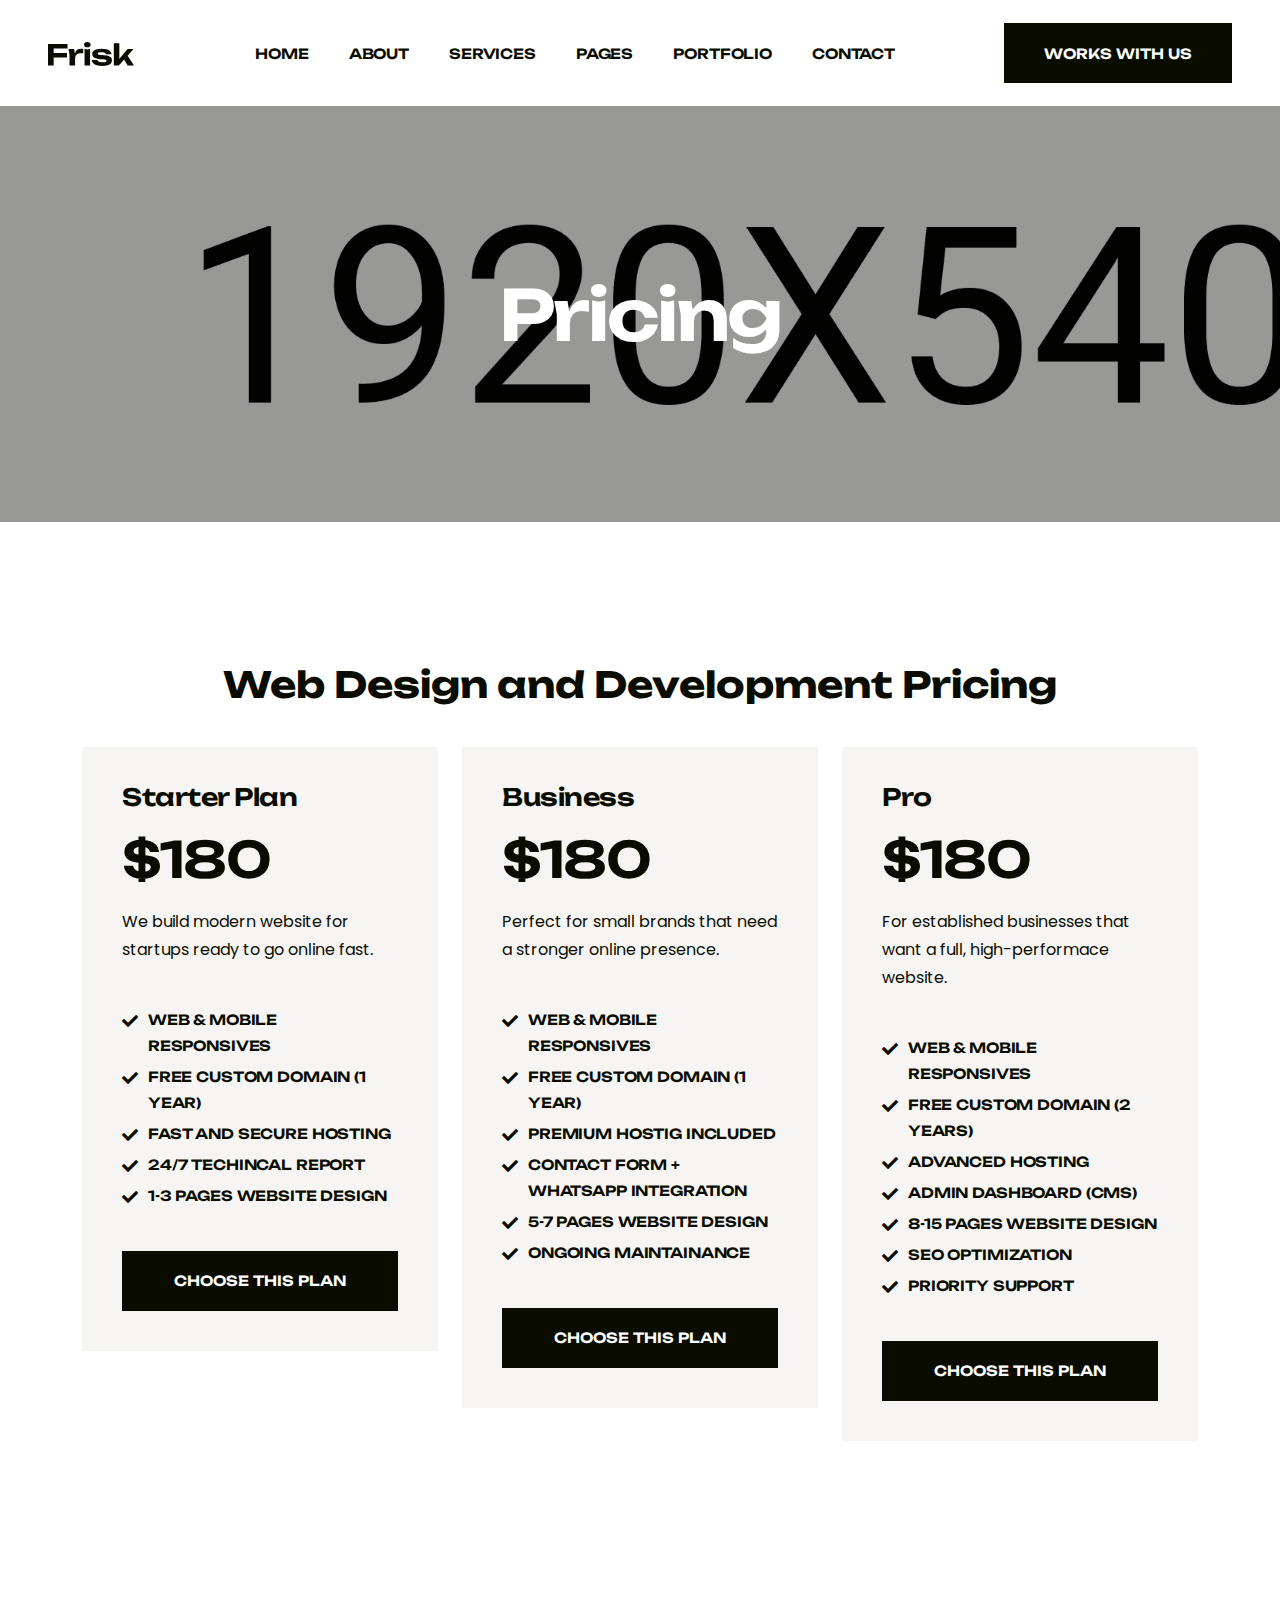
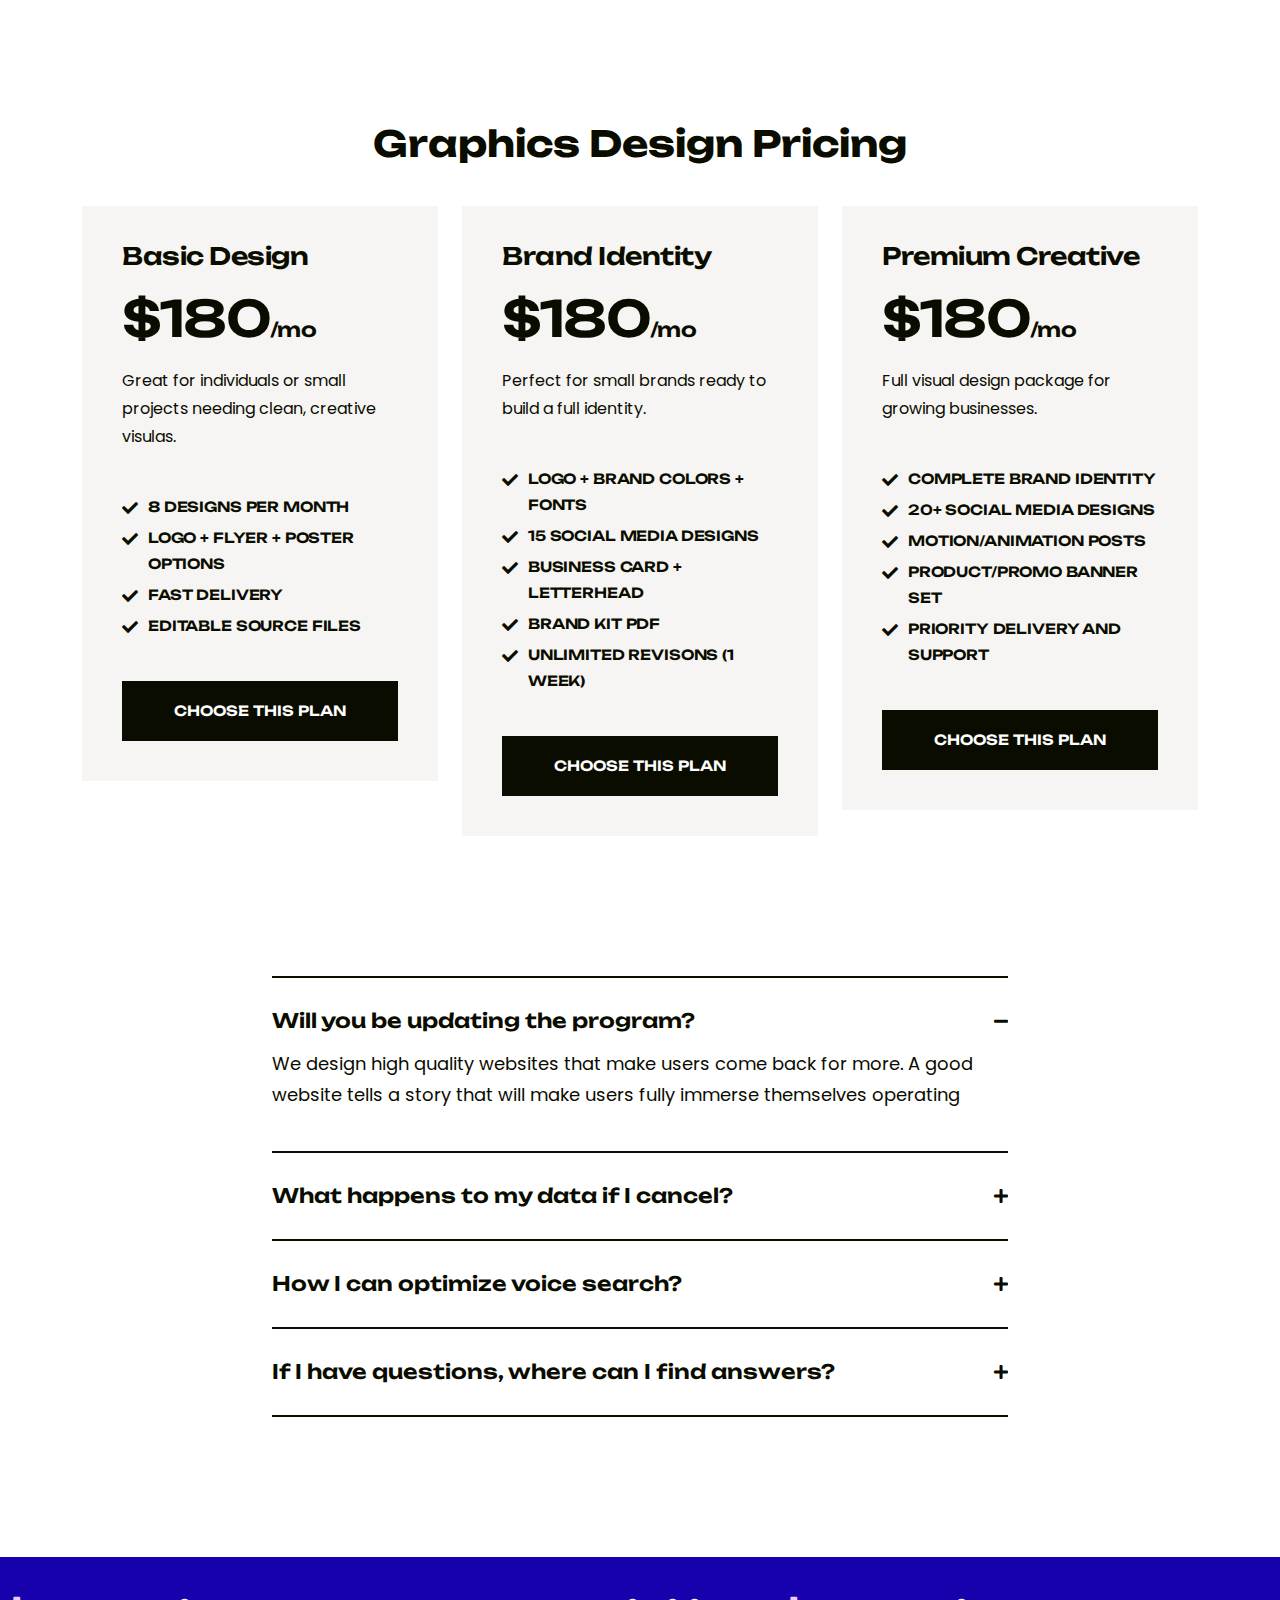
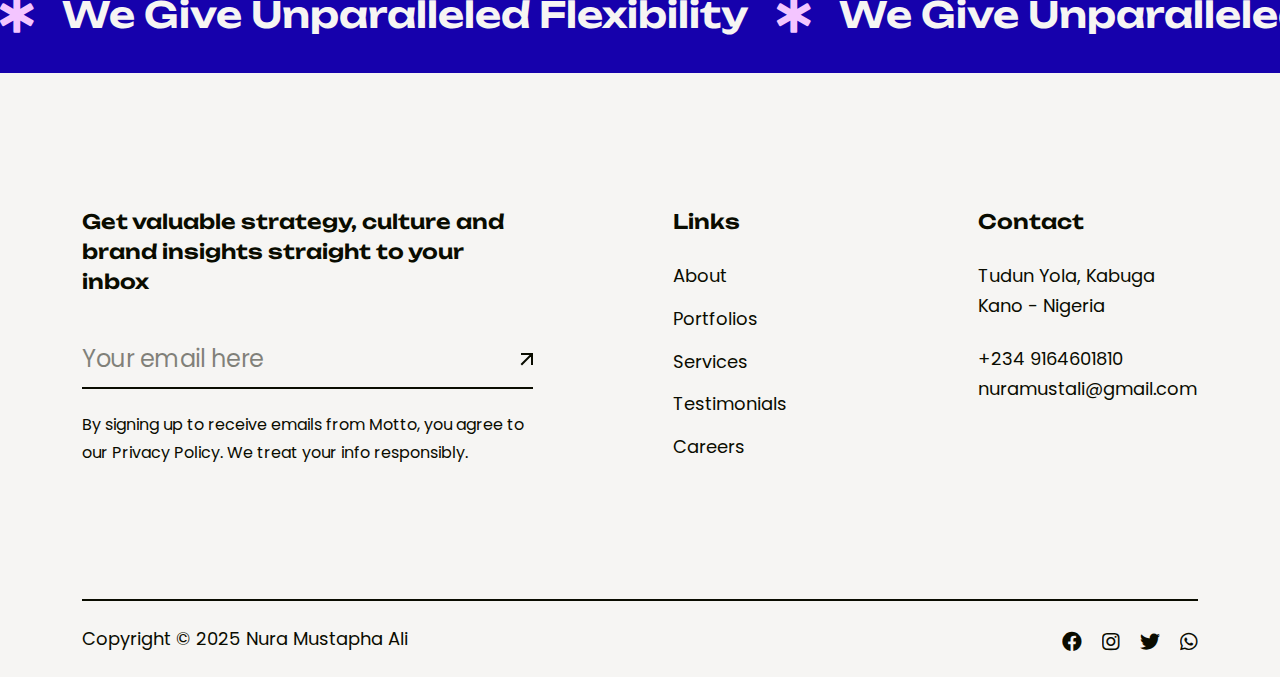
<file: pricing.html>
<!doctype html>
<html class="no-js" lang="zxx">

<head>
    <meta charset="utf-8">
    <meta http-equiv="x-ua-compatible" content="ie=edge">
   <title>Nura Mustapha Ali - A Web Designer and Graphics Designer From Kano State Nigeria.</title>
    <meta name="description" content="Nura Mustapha Ali - A Web Designer and Graphics Designer From Kano State Nigeria.">
    <meta name="keywords" content="Nura Mustapha Ali - A Web Designer and Graphics Designer From Kano State Nigeria.">
    <meta name="robots" content="INDEX,FOLLOW">

    <!-- Mobile Specific Metas -->
    <meta name="viewport" content="width=device-width, initial-scale=1, shrink-to-fit=no">

    <!-- Favicons - Place favicon.ico in the root directory -->
    <link rel="icon" type="image/png" sizes="32x32" href="assets/img/favicons/favicon.png">
    <meta name="msapplication-TileColor" content="#ffffff">
    <meta name="msapplication-TileImage" content="assets/img/favicons/ms-icon-144x144.png">
    <meta name="theme-color" content="#ffffff">

    <!--==============================
	  Google Fonts
	============================== -->
    <link rel="preconnect" href="https://fonts.googleapis.com">
    <link rel="preconnect" href="https://fonts.gstatic.com" crossorigin>
    <link href="https://fonts.googleapis.com/css2?family=Poppins:wght@300;400;500;600;700;800&family=Unbounded:wght@400;500;600;700&display=swap" rel="stylesheet">



    <!--==============================
	    All CSS File
	============================== -->
    <link rel="stylesheet" href="assets/css/bootstrap.min.css">
    <link rel="stylesheet" href="assets/css/all.min.css">
    <link rel="stylesheet" href="assets/css/magnific-popup.min.css">
    <link rel="stylesheet" href="assets/css/slick.min.css">
    <link rel="stylesheet" href="assets/css/animate.min.css">
    <link rel="stylesheet" href="assets/css/imageRevealHover.css">
    <!-- Theme Custom CSS -->
    <link rel="stylesheet" href="assets/css/style.css">

</head>

<body>
    <!--********************************
   		Code Start From Here
	******************************** -->




    <!--==============================
     Preloader
    ==============================-->
    <!-- <div class="preloader">
        <div class="preloader-inner">
            <span></span>
            <span></span>
            <span></span>
            <span></span>
        </div>
    </div> -->

    <div class="popup-search-box">
        <button class="searchClose"><img src="assets/img/icon/close.svg" alt="img"></button>
        <form action="#">
            <input type="text" placeholder="Search Here..">
            <button type="submit"><img src="assets/img/icon/search-white.svg" alt="img"></button>
        </form>
    </div>

    <div class="sidemenu-wrapper">
        <div class="sidemenu-content">
            <button class="closeButton sideMenuCls"><img src="assets/img/icon/close.svg" alt="icon"></button>
            <div class="widget footer-widget">
                <div class="widget-about">
                    <div class="footer-logo">
                        <a href="index.html"><img src="assets/img/logo-white.svg" alt="Ovation"></a>
                    </div>
                    <p class="about-text">Building Brands Throgh Designs & Digital Experience</p>
                     <div class="sidebar-wrap">
                        <h6>Tudun Yola, Kabuga</h6>
                        <h6>Kano, Nigeria</h6>
                    </div>
                    <div class="sidebar-wrap">
                        <h6><a href="tel:2349164601810">+234 9164601810 </a></h6>
                        <h6><a href="nuramustali@gmail.com">nuramustali@gmail.com</a></h6>
                    </div>
                    <div class="social-btn style3">
                        <a href="https://www.facebook.com/noorwebagency">
                            <span class="link-effect">
                                <span class="effect-1"><i class="fab fa-facebook"></i></span>
                                <span class="effect-1"><i class="fab fa-facebook"></i></span>
                            </span>
                        </a>
                        <a href="https://instagram.com/noorwebagency">
                            <span class="link-effect">
                                <span class="effect-1"><i class="fab fa-instagram"></i></span>
                                <span class="effect-1"><i class="fab fa-instagram"></i></span>
                            </span>
                        </a>
                        <a href="https://twitter.com/noorwebagency">
                            <span class="link-effect">
                                <span class="effect-1"><i class="fab fa-twitter"></i></span>
                                <span class="effect-1"><i class="fab fa-twitter"></i></span>
                            </span>
                        </a>
                        <a href="https://wa.me/2349164601810">
                            <span class="link-effect">
                                <span class="effect-1"><i class="fab fa-whatsapp"></i></span>
                                <span class="effect-1"><i class="fab fa-whatsapp"></i></span>
                            </span>
                        </a>
                    </div>
                </div>
            </div>
            <div class="d-flex justify-content-end">
                <a href="contact.html" class="chat-btn gsap-magnetic">Let's Work Together</a>
            </div>
        </div>
    </div>
    <!--==============================
    Mobile Menu
    ============================== -->
    <div class="mobile-menu-wrapper">
        <div class="mobile-menu-area">
            <button class="menu-toggle"><i class="fas fa-times"></i></button>
            <div class="mobile-logo">
                <a href="index.html"><img src="assets/img/logo.svg" alt="Ovation"></a>
            </div>
            <div class="mobile-menu">
                <ul>
                    <li> <a href="/">Home</a></li>
                    <li><a href="about.html">About Page</a></li>
                            <li><a href="service.html">Service Page</a></li>
                    <li class="menu-item-has-children">
                        <a href="#">Pages</a>
                        <ul class="sub-menu">
                            
                            <li><a href="pricing.html">Pricing Page</a></li>
                            <li><a href="faq.html">FAQ Page</a></li>
                        </ul>
                    </li>
                    <li><a href="project.html">Portfolio</a> </li>
    
                    <li> <a href="contact.html">Contact</a>
                    </li>
                </ul>
            </div>
            <div class="sidebar-wrap">
                <h6>Tudun Yola, Kabuga</h6>
                <h6>Kano, Nigeria</h6>
            </div>
            <div class="sidebar-wrap">
                <h6><a href="tel:2349164601810">+234 9164601810 </a></h6>
                <h6><a href="nuramustali@gmail.com">nuramustali@gmail.com</a></h6>
            </div>
            <div class="social-btn style3">
                <a href="https://www.facebook.com/noorwebagency">
                    <span class="link-effect">
                        <span class="effect-1"><i class="fab fa-facebook"></i></span>
                        <span class="effect-1"><i class="fab fa-facebook"></i></span>
                    </span>
                </a>
                <a href="https://instagram.com/noorwebagency">
                    <span class="link-effect">
                        <span class="effect-1"><i class="fab fa-instagram"></i></span>
                        <span class="effect-1"><i class="fab fa-instagram"></i></span>
                    </span>
                </a>
                <a href="https://twitter.com/noorwebagency">
                    <span class="link-effect">
                        <span class="effect-1"><i class="fab fa-twitter"></i></span>
                        <span class="effect-1"><i class="fab fa-twitter"></i></span>
                    </span>
                </a>
                <a href="https://wa.me/2349164601810">
                    <span class="link-effect">
                        <span class="effect-1"><i class="fab fa-whatsapp"></i></span>
                        <span class="effect-1"><i class="fab fa-whatsapp"></i></span>
                    </span>
                </a>
            </div>
        </div>
    </div>
    <!--==============================
	Header Area
    ==============================-->
    <header class="nav-header header-layout3">
        <div class="sticky-wrapper">
            <!-- Main Menu Area -->
            <div class="menu-area">
                <div class="container-fluid">
                    <div class="row align-items-center justify-content-between">
                        <div class="col-auto">
                            <div class="header-logo">
                                <a href="index.html"><img src="assets/img/logo.svg" alt="logo"></a>
                            </div>
                        </div>
                        <div class="col-auto ms-auto">
                            <nav class="main-menu d-none d-lg-inline-block">
                                <ul>
                                    <li class="active menu-item-has-children">
                                        <a href="/">
                                            <span class="link-effect">
                                                <span class="effect-1">HOME</span>
                                                <span class="effect-1">HOME</span>
                                            </span>
                                        </a>
                                    </li>
                                    <li>
                                        <a href="about.html">
                                            <span class="link-effect">
                                                <span class="effect-1">ABOUT</span>
                                                <span class="effect-1">ABOUT</span>
                                            </span>
                                        </a>
                                    </li>
                                     <li>
                                        <a href="service.html">
                                            <span class="link-effect">
                                                <span class="effect-1">SERVICES</span>
                                                <span class="effect-1">SERVICES</span>
                                            </span>
                                        </a>
                                    </li>
                                    <li class="menu-item-has-children">
                                        <a href="#">
                                            <span class="link-effect">
                                                <span class="effect-1">PAGES</span>
                                                <span class="effect-1">PAGES</span>
                                            </span>
                                        </a>
                                        <ul class="sub-menu">
                                            <li><a href="pricing.html">Pricing Page</a></li>
                                
                                            <li><a href="faq.html">FAQ Page</a></li>
                            
                                        </ul>
                                    </li>
                                    <li>
                                        <a href="project.html">
                                            <span class="link-effect">
                                                <span class="effect-1">PORTFOLIO</span>
                                                <span class="effect-1">PORTFOLIO</span>
                                            </span>
                                        </a>
                                          </li>
                                    
                                    <li>
                                        <a href="contact.html">
                                            <span class="link-effect">
                                                <span class="effect-1">CONTACT</span>
                                                <span class="effect-1">CONTACT</span>
                                            </span>
                                        </a>
                                    </li>
                                </ul>
                            </nav>
                            <div class="navbar-right d-inline-flex d-lg-none">
                                <button type="button" class="menu-toggle sidebar-btn">
                                    <span class="line"></span>
                                    <span class="line"></span>
                                    <span class="line"></span>
                                </button>
                            </div>
                        </div>
                        <div class="col-auto d-none d-lg-block">
                            <div class="header-button">
                                <a href="project.html" class="btn">
                                    <span class="link-effect">
                                        <span class="effect-1">WORKS WITH US</span>
                                        <span class="effect-1">WORKS WITH US</span>
                                    </span>
                                </a>
                            </div>
                        </div>
                    </div>
                </div>
            </div>
        </div>
    </header>

    <!--==============================
    Breadcumb
    ============================== -->
    <div class="breadcumb-wrapper " data-bg-src="assets/img/bg/breadcumb-bg1-4.jpg">
        <div class="container">
            <div class="breadcumb-content">
                <h1 class="breadcumb-title">Pricing</h1>
            </div>
        </div>
    </div>

    <!--==============================
    Pricing Area
    ==============================-->
    <div class="space">
        <div class="container">
            <div class="row gy-4 justify-content-center">
                <div class="center"><center><h3>Web Design and Development Pricing</h3></center></div>
                <div class="col-lg-4 col-md-6">
                    <div class="pricing-card bg-smoke">
                        <h4 class="pricing-card_title">Starter Plan</h4>
                        <div class="price-card-wrap">
                            <h4 class="pricing-card_price"><span class="currency">$</span>180</span>
                            </h4>
                        </div>
                        <p>We build modern website for startups ready to go online fast.</p>
                        <div class="checklist">
                            <ul>
                                <li><i class="fas fa-check"></i> Web & Mobile Responsives</li>
                                <li><i class="fas fa-check"></i> Free Custom Domain (1 year)</li>
                                <li><i class="fas fa-check"></i> Fast and Secure Hosting</li>
                                <li><i class="fas fa-check"></i> 24/7 Techincal Report</li>
                                <li><i class="fas fa-check"></i> 1-3 Pages Website Design</li>
                            </ul>
                        </div>
                        <a href="project.html" class="btn">
                            <span class="link-effect">
                                <span class="effect-1">CHOOSE THIS PLAN</span>
                                <span class="effect-1">CHOOSE THIS PLAN</span>
                            </span>
                        </a>
                    </div>
                </div>
                <div class="col-lg-4 col-md-6">
                    <div class="pricing-card bg-smoke">
                        <h4 class="pricing-card_title">Business</h4>
                        <div class="price-card-wrap">
                            <h4 class="pricing-card_price"><span class="currency">$</span>180</span>
                            </h4>
                        </div>
                        <p>Perfect for small brands that need a stronger online presence.</p>
                        <div class="checklist">
                            <ul>
                                <li><i class="fas fa-check"></i> Web & Mobile Responsives</li>
                                <li><i class="fas fa-check"></i> Free Custom Domain (1 year)</li>
                                <li><i class="fas fa-check"></i> Premium Hostig Included</li>
                                <li><i class="fas fa-check"></i> Contact Form + WhatsApp Integration</li>
                                <li><i class="fas fa-check"></i> 5-7 Pages Website Design</li>
                                <li><i class="fas fa-check"></i> Ongoing Maintainance</li>
                            </ul>
                        </div>
                        <a href="project.html" class="btn">
                            <span class="link-effect">
                                <span class="effect-1">CHOOSE THIS PLAN</span>
                                <span class="effect-1">CHOOSE THIS PLAN</span>
                            </span>
                        </a>
                    </div>
                </div>
                <div class="col-lg-4 col-md-6">
                    <div class="pricing-card bg-smoke">
                        <h4 class="pricing-card_title">Pro</h4>
                        <div class="price-card-wrap">
                            <h4 class="pricing-card_price"><span class="currency">$</span>180</span>
                            </h4>
                        </div>
                        <p>For established businesses that want a full, high-performace website.</p>
                        <div class="checklist">
                            <ul>
                                <li><i class="fas fa-check"></i> Web & Mobile Responsives</li>
                                <li><i class="fas fa-check"></i> Free Custom Domain (2 years)</li>
                                <li><i class="fas fa-check"></i> Advanced Hosting</li>
                                <li><i class="fas fa-check"></i> Admin Dashboard (CMS)</li>
                                <li><i class="fas fa-check"></i> 8-15 Pages website Design</li>
                                <li><i class="fas fa-check"></i> SEO Optimization</li>
                                <li><i class="fas fa-check"></i> Priority Support</li>
                            </ul>
                        </div>
                        <a href="project.html" class="btn">
                            <span class="link-effect">
                                <span class="effect-1">CHOOSE THIS PLAN</span>
                                <span class="effect-1">CHOOSE THIS PLAN</span>
                            </span>
                        </a>
                    </div>
                </div>
            </div>
        </div>
    </div>


    <div class="space">
        <div class="container">
            <div class="row gy-4 justify-content-center">
                <div class="center"><center><h3>Graphics Design Pricing</h3></center></div>
                <div class="col-lg-4 col-md-6">
                    <div class="pricing-card bg-smoke">
                        <h4 class="pricing-card_title">Basic Design</h4>
                        <div class="price-card-wrap">
                            <h4 class="pricing-card_price"><span class="currency">$</span>180<span class="duration">/mo</span>
                            </h4>
                        </div>
                        <p>Great for individuals or small projects needing clean, creative visulas.</p>
                        <div class="checklist">
                            <ul>
                                <li><i class="fas fa-check"></i> 8 Designs Per Month</li>
                                <li><i class="fas fa-check"></i> Logo + Flyer + Poster Options</li>
                                <li><i class="fas fa-check"></i> Fast Delivery</li>
                                <li><i class="fas fa-check"></i> Editable Source Files</li>
                            </ul>
                        </div>
                        <a href="project.html" class="btn">
                            <span class="link-effect">
                                <span class="effect-1">CHOOSE THIS PLAN</span>
                                <span class="effect-1">CHOOSE THIS PLAN</span>
                            </span>
                        </a>
                    </div>
                </div>
                <div class="col-lg-4 col-md-6">
                    <div class="pricing-card bg-smoke">
                        <h4 class="pricing-card_title">Brand Identity</h4>
                        <div class="price-card-wrap">
                            <h4 class="pricing-card_price"><span class="currency">$</span>180<span class="duration">/mo</span>
                            </h4>
                        </div>
                        <p>Perfect for small brands ready to build a full identity.</p>
                        <div class="checklist">
                            <ul>
                                <li><i class="fas fa-check"></i> Logo + Brand Colors + Fonts</li>
                                <li><i class="fas fa-check"></i> 15 Social Media Designs</li>
                                <li><i class="fas fa-check"></i> Business Card + Letterhead</li>
                                <li><i class="fas fa-check"></i> Brand Kit PDF</li>
                                <li><i class="fas fa-check"></i> Unlimited Revisons (1 Week)</li>
                            </ul>
                        </div>
                        <a href="project.html" class="btn">
                            <span class="link-effect">
                                <span class="effect-1">CHOOSE THIS PLAN</span>
                                <span class="effect-1">CHOOSE THIS PLAN</span>
                            </span>
                        </a>
                    </div>
                </div>
                <div class="col-lg-4 col-md-6">
                    <div class="pricing-card bg-smoke">
                        <h4 class="pricing-card_title">Premium Creative</h4>
                        <div class="price-card-wrap">
                            <h4 class="pricing-card_price"><span class="currency">$</span>180<span class="duration">/mo</span>
                            </h4>
                        </div>
                        <p>Full visual design package for growing businesses.</p>
                        <div class="checklist">
                            <ul>
                                <li><i class="fas fa-check"></i> Complete Brand Identity</li>
                                <li><i class="fas fa-check"></i> 20+ Social Media Designs</li>
                                <li><i class="fas fa-check"></i> Motion/Animation Posts</li>
                                <li><i class="fas fa-check"></i> Product/Promo Banner Set</li>
                                <li><i class="fas fa-check"></i> Priority Delivery and Support</li>
                            </ul>
                        </div>
                        <a href="project.html" class="btn">
                            <span class="link-effect">
                                <span class="effect-1">CHOOSE THIS PLAN</span>
                                <span class="effect-1">CHOOSE THIS PLAN</span>
                            </span>
                        </a>
                    </div>
                </div>
            </div>
        </div>
    </div>

    <!--==============================
    Faq Area
    ==============================-->
    <div class="faq-area-2 space-bottom overflow-hidden">
        <div class="container">
            <div class="row justify-content-center">
                <div class="col-xl-8">
                    <div class="accordion-area accordion" id="faqAccordion">

                        <div class="accordion-card style2 active">
                            <div class="accordion-header" id="collapse-item-1">
                                <button class="accordion-button " type="button" data-bs-toggle="collapse" data-bs-target="#collapse-1" aria-expanded="true" aria-controls="collapse-1">Will you be updating the program?</button>
                            </div>
                            <div id="collapse-1" class="accordion-collapse collapse show" aria-labelledby="collapse-item-1" data-bs-parent="#faqAccordion">
                                <div class="accordion-body">
                                    <p class="faq-text">We design high quality websites that make users come back for more. A good website tells a story that will make users fully immerse themselves operating</p>
                                </div>
                            </div>
                        </div>


                        <div class="accordion-card style2">
                            <div class="accordion-header" id="collapse-item-2">
                                <button class="accordion-button collapsed" type="button" data-bs-toggle="collapse" data-bs-target="#collapse-2" aria-expanded="false" aria-controls="collapse-2">What happens to my data if I cancel?</button>
                            </div>
                            <div id="collapse-2" class="accordion-collapse collapse " aria-labelledby="collapse-item-2" data-bs-parent="#faqAccordion">
                                <div class="accordion-body">
                                    <p class="faq-text">We design high quality websites that make users come back for more. A good website tells a story that will make users fully immerse themselves operating</p>
                                </div>
                            </div>
                        </div>


                        <div class="accordion-card style2">
                            <div class="accordion-header" id="collapse-item-3">
                                <button class="accordion-button collapsed" type="button" data-bs-toggle="collapse" data-bs-target="#collapse-3" aria-expanded="false" aria-controls="collapse-3">How I can optimize voice search?</button>
                            </div>
                            <div id="collapse-3" class="accordion-collapse collapse " aria-labelledby="collapse-item-3" data-bs-parent="#faqAccordion">
                                <div class="accordion-body">
                                    <p class="faq-text">We design high quality websites that make users come back for more. A good website tells a story that will make users fully immerse themselves operating</p>
                                </div>
                            </div>
                        </div>

                        <div class="accordion-card style2">
                            <div class="accordion-header" id="collapse-item-4">
                                <button class="accordion-button collapsed" type="button" data-bs-toggle="collapse" data-bs-target="#collapse-4" aria-expanded="false" aria-controls="collapse-4">If I have questions, where can I find answers?</button>
                            </div>
                            <div id="collapse-4" class="accordion-collapse collapse " aria-labelledby="collapse-item-4" data-bs-parent="#faqAccordion">
                                <div class="accordion-body">
                                    <p class="faq-text">We design high quality websites that make users come back for more. A good website tells a story that will make users fully immerse themselves operating</p>
                                </div>
                            </div>
                        </div>

                    </div>
                </div>
            </div>
        </div>
    </div>

    <!--==============================
    Marquee Area
    ==============================-->
    <div class="container-fluid p-0 overflow-hidden">
        <div class="slider__marquee clearfix marquee-wrap">
            <div class="marquee_mode marquee__group">
                <h6 class="item m-item"><a href="#"><i class="fas fa-star-of-life"></i> We Give Unparalleled Flexibility</a></h6>
                <h6 class="item m-item"><a href="#"><i class="fas fa-star-of-life"></i> We Give Unparalleled Flexibility</a></h6>
                <h6 class="item m-item"><a href="#"><i class="fas fa-star-of-life"></i> We Give Unparalleled Flexibility</a></h6>
                <h6 class="item m-item"><a href="#"><i class="fas fa-star-of-life"></i> We Give Unparalleled Flexibility</a></h6>
            </div>
        </div>
    </div>

    <!--==============================
        Footer Area
    ==============================-->
   <footer class="footer-wrapper footer-layout2 overflow-hidden">
        <div class="container">
            <div class="widget-area space-top">
                <div class="row justify-content-between">
                    <div class="col-md-6 col-xl-5 col-lg-6">
                        <div class="widget widget-newsletter footer-widget">
                            <h3 class="widget_title">Get valuable strategy, culture and brand insights straight to your inbox</h3>
                            <form class="newsletter-form">
                                <div class="form-group">
                                    <input class="form-control" type="email" placeholder="Your email here" required="">
                                </div>
                                <button type="submit" class="btn"><img src="assets/img/icon/arrow-left-top.svg" alt=""></button>
                            </form>
                            <p>By signing up to receive emails from Motto, you agree to our Privacy Policy. We treat your info responsibly.</p>
                        </div>
                    </div>
                    <div class="col-md-3 col-xl-2 col-lg-3">
                        <div class="widget widget_nav_menu footer-widget">
                            <h3 class="widget_title">Links</h3>
                            <div class="menu-all-pages-container list-column2">
                                <ul class="menu">
                                    <li><a href="about.html"> About</a></li>
                                    <li><a href="project.html">Portfolios</a></li>
                                    <li><a href="service.html">Services</a></li>
                                    <li><a href="contact.html">Testimonials</a></li>
                                    <li><a href="project.html">Careers</a></li>
                                </ul>
                            </div>
                        </div>
                    </div>
                    <div class="col-md-6 col-xl-auto col-lg-4">
                        <div class="widget footer-widget widget-contact">
                            <h3 class="widget_title">Contact</h3>
                            <ul class="contact-info-list">
                                <li>Tudun Yola, Kabuga <br> Kano - Nigeria</li>
                                <li>
                                    <a href="tel:1800123654987">+234 9164601810</a>
                                    <a href="mailto:nuramustali@gmail.com">nuramustali@gmail.com</a>
                                </li>
                            </ul>
                        </div>
                    </div>
                </div>
            </div>
        </div>
        <div class="container">
            <div class="copyright-wrap">
                <div class="row gy-3 justify-content-between align-items-center">
                    <div class="col-md-6">
                        <p class="copyright-text">Copyright © 2025
                            <a href="https://wa.me/2349164601810">Nura Mustapha Ali</a>
                        </p>

                    </div>
                    <div class="col-md-6 align-self-center">
                        <div class="social-btn style3 justify-content-md-end">
                            <a href="https://www.facebook.com/noorwebagency">
                                <span class="link-effect">
                                    <span class="effect-1"><i class="fab fa-facebook"></i></span>
                                    <span class="effect-1"><i class="fab fa-facebook"></i></span>
                                </span>
                            </a>
                            <a href="https://instagram.com/noorwebagency">
                                <span class="link-effect">
                                    <span class="effect-1"><i class="fab fa-instagram"></i></span>
                                    <span class="effect-1"><i class="fab fa-instagram"></i></span>
                                </span>
                            </a>
                            <a href="https://twitter.com/noorwebagency">
                                <span class="link-effect">
                                    <span class="effect-1"><i class="fab fa-twitter"></i></span>
                                    <span class="effect-1"><i class="fab fa-twitter"></i></span>
                                </span>
                            </a>
                            <a href="https://wa.me/2349164601810">
                                <span class="link-effect">
                                    <span class="effect-1"><i class="fab fa-whatsapp"></i></span>
                                    <span class="effect-1"><i class="fab fa-whatsapp"></i></span>
                                </span>
                            </a>
                        </div>
                    </div>
                </div>
            </div>
        </div>
    </footer>

    <!--********************************
			Code End  Here
	******************************** -->

    <!-- Scroll To Top -->
    <div class="scroll-top">
        <svg class="progress-circle svg-content" width="100%" height="100%" viewBox="-1 -1 102 102">
            <path d="M50,1 a49,49 0 0,1 0,98 a49,49 0 0,1 0,-98" style="transition: stroke-dashoffset 10ms linear 0s; stroke-dasharray: 307.919, 307.919; stroke-dashoffset: 307.919;"></path>
        </svg>
    </div>


    <!-- Jquery -->
    <script src="assets/js/vendor/jquery-3.6.0.min.js"></script>
    <script src="assets/js/slick.min.js"></script>
    <script src="assets/js/bootstrap.min.js"></script>
    <script src="assets/js/jquery.magnific-popup.min.js"></script>
    <script src="assets/js/jquery.counterup.min.js"></script>
    <script src="assets/js/imagesloaded.pkgd.min.js"></script>
    <script src="assets/js/isotope.pkgd.min.js"></script>
    <script src="assets/js/gsap.min.js"></script>

    <script src="assets/js/twinmax.js"></script>
    <script src="assets/js/imageRevealHover.js"></script>
    <script src="assets/js/jarallax.min.js"></script>
    <script src="assets/js/jquery.marquee.min.js"></script>
    <script src="assets/js/jquery-ui.min.js"></script>
    <script src="assets/js/waypoints.js"></script>
    <script src="assets/js/wow.js"></script>

    <!-- Main Js File -->
    <script src="assets/js/main.js"></script>
</body>

</html>
</file>
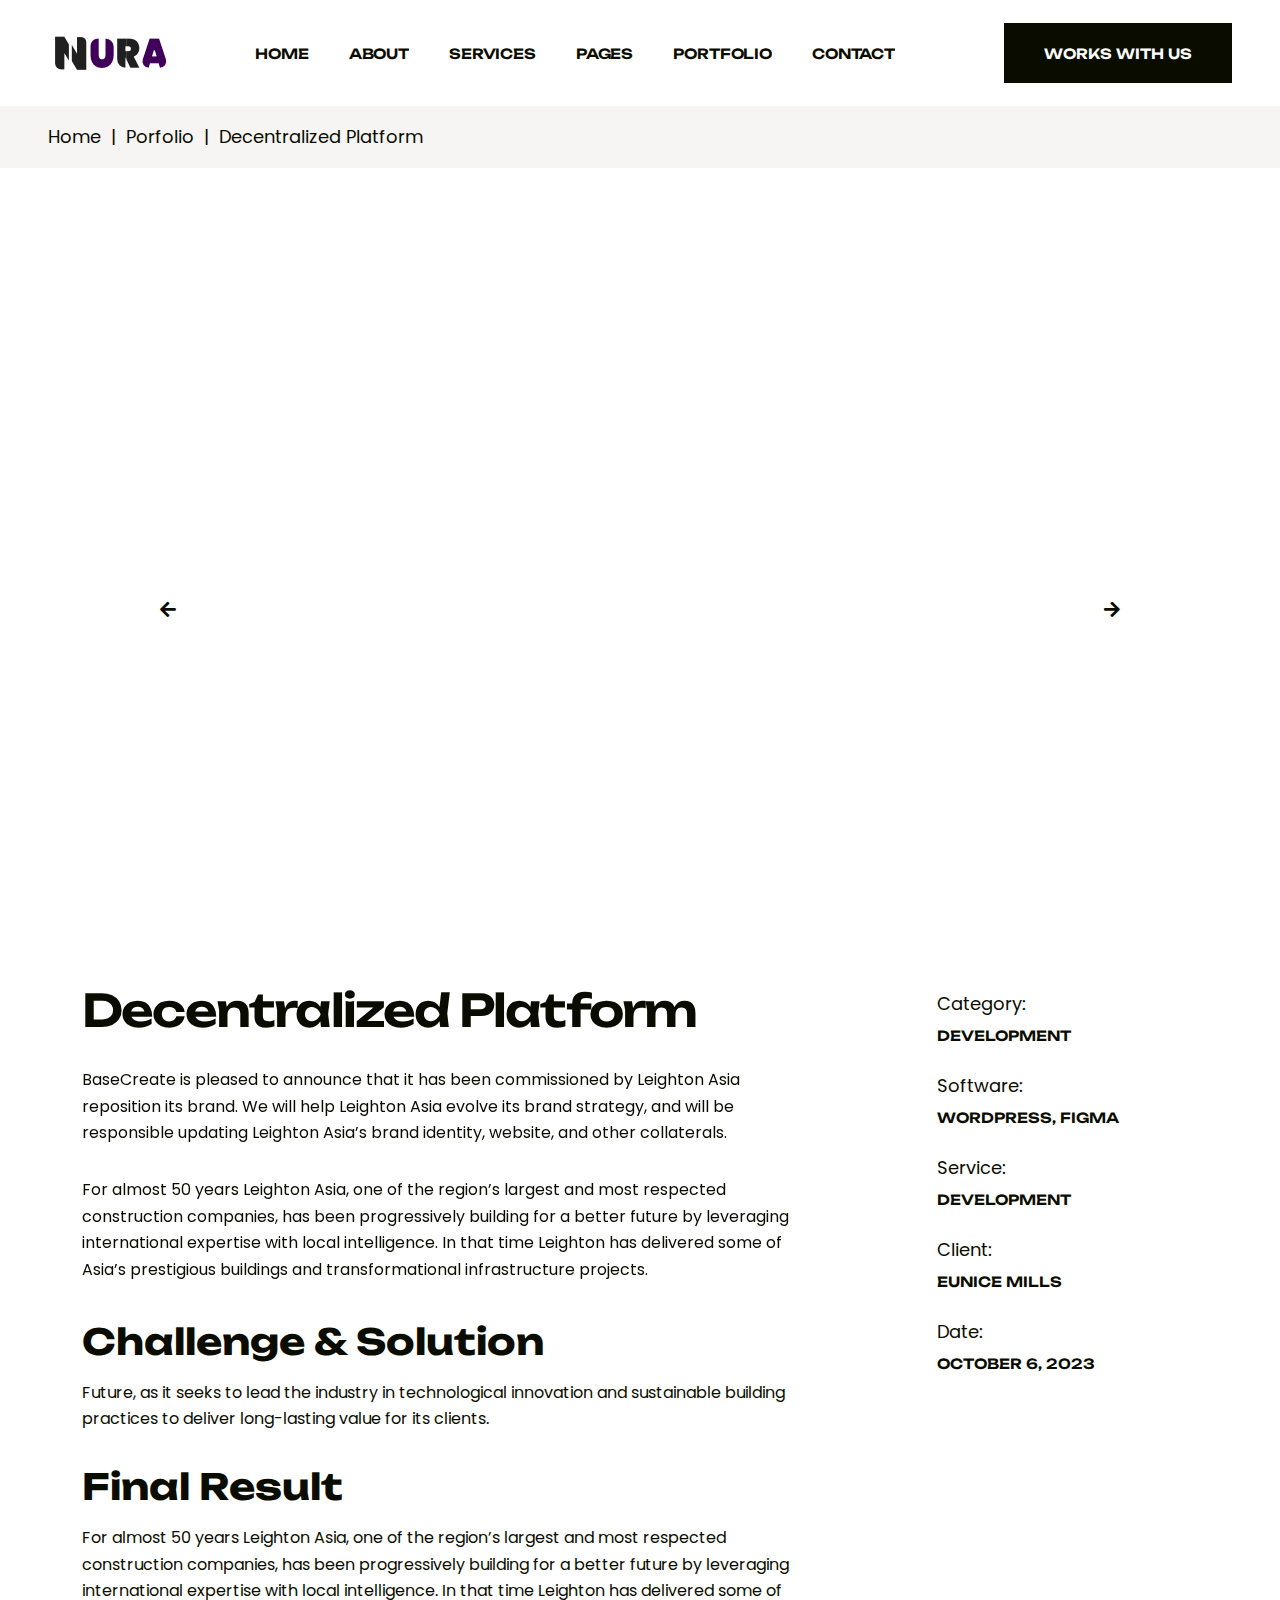
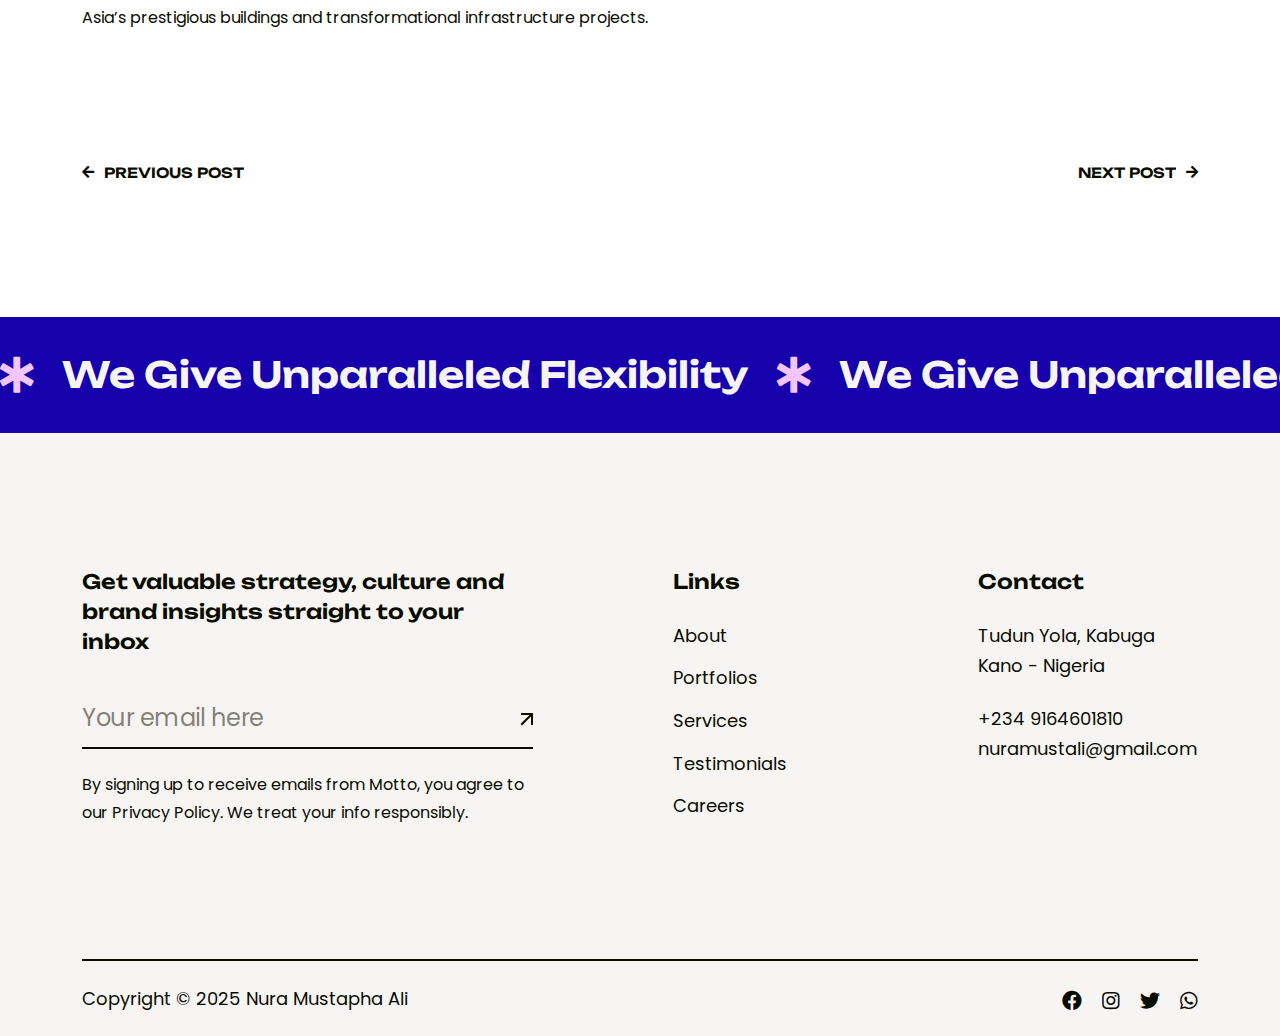
<file: project-details.html>
<!doctype html>
<html class="no-js" lang="zxx">

<head>
    <meta charset="utf-8">
    <meta http-equiv="x-ua-compatible" content="ie=edge">
   <title>Nura Mustapha Ali - A Web Designer and Graphics Designer From Kano State Nigeria.</title>
    <meta name="description" content="Nura Mustapha Ali - A Web Designer and Graphics Designer From Kano State Nigeria.">
    <meta name="keywords" content="Nura Mustapha Ali - A Web Designer and Graphics Designer From Kano State Nigeria.">
    <meta name="robots" content="INDEX,FOLLOW">

    <!-- Mobile Specific Metas -->
    <meta name="viewport" content="width=device-width, initial-scale=1, shrink-to-fit=no">

    <!-- Favicons - Place favicon.ico in the root directory -->
    <link rel="icon" type="image/png" sizes="32x32" href="assets/img/favicons/favicon.png">
    <meta name="msapplication-TileColor" content="#ffffff">
    <meta name="msapplication-TileImage" content="assets/img/favicons/ms-icon-144x144.png">
    <meta name="theme-color" content="#ffffff">

    <!--==============================
	  Google Fonts
	============================== -->
    <link rel="preconnect" href="https://fonts.googleapis.com">
    <link rel="preconnect" href="https://fonts.gstatic.com" crossorigin>
    <link href="https://fonts.googleapis.com/css2?family=Poppins:wght@300;400;500;600;700;800&family=Unbounded:wght@400;500;600;700&display=swap" rel="stylesheet">



    <!--==============================
	    All CSS File
	============================== -->
    <link rel="stylesheet" href="assets/css/bootstrap.min.css">
    <link rel="stylesheet" href="assets/css/all.min.css">
    <link rel="stylesheet" href="assets/css/magnific-popup.min.css">
    <link rel="stylesheet" href="assets/css/slick.min.css">
    <link rel="stylesheet" href="assets/css/animate.min.css">
    <link rel="stylesheet" href="assets/css/imageRevealHover.css">
    <!-- Theme Custom CSS -->
    <link rel="stylesheet" href="assets/css/style.css">

</head>

<body>
    <!--********************************
   		Code Start From Here
	******************************** -->




    <!--==============================
     Preloader
    ==============================-->
    <!-- <div class="preloader">
        <div class="preloader-inner">
            <span></span>
            <span></span>
            <span></span>
            <span></span>
        </div>
    </div> -->

    <div class="popup-search-box">
        <button class="searchClose"><img src="assets/img/icon/close.svg" alt="img"></button>
        <form action="#">
            <input type="text" placeholder="Search Here..">
            <button type="submit"><img src="assets/img/icon/search-white.svg" alt="img"></button>
        </form>
    </div>

    <div class="sidemenu-wrapper">
        <div class="sidemenu-content">
            <button class="closeButton sideMenuCls"><img src="assets/img/icon/close.svg" alt="icon"></button>
            <div class="widget footer-widget">
                <div class="widget-about">
                    <div class="footer-logo">
                        <a href="index.html"><img src="assets/img/logo-white.svg" alt="Ovation"></a>
                    </div>
                    <p class="about-text">Building Brands Throgh Designs & Digital Experience</p>
                     <div class="sidebar-wrap">
                        <h6>Tudun Yola, Kabuga</h6>
                        <h6>Kano, Nigeria</h6>
                    </div>
                    <div class="sidebar-wrap">
                        <h6><a href="tel:2349164601810">+234 9164601810 </a></h6>
                        <h6><a href="nuramustali@gmail.com">nuramustali@gmail.com</a></h6>
                    </div>
                    <div class="social-btn style3">
                        <a href="https://www.facebook.com/noorwebagency">
                            <span class="link-effect">
                                <span class="effect-1"><i class="fab fa-facebook"></i></span>
                                <span class="effect-1"><i class="fab fa-facebook"></i></span>
                            </span>
                        </a>
                        <a href="https://instagram.com/noorwebagency">
                            <span class="link-effect">
                                <span class="effect-1"><i class="fab fa-instagram"></i></span>
                                <span class="effect-1"><i class="fab fa-instagram"></i></span>
                            </span>
                        </a>
                        <a href="https://twitter.com/noorwebagency">
                            <span class="link-effect">
                                <span class="effect-1"><i class="fab fa-twitter"></i></span>
                                <span class="effect-1"><i class="fab fa-twitter"></i></span>
                            </span>
                        </a>
                        <a href="https://wa.me/2349164601810">
                            <span class="link-effect">
                                <span class="effect-1"><i class="fab fa-whatsapp"></i></span>
                                <span class="effect-1"><i class="fab fa-whatsapp"></i></span>
                            </span>
                        </a>
                    </div>
                </div>
            </div>
            <div class="d-flex justify-content-end">
                <a href="contact.html" class="chat-btn gsap-magnetic">Let's Work Together</a>
            </div>
        </div>
    </div>
    <!--==============================
    Mobile Menu
    ============================== -->
    <div class="mobile-menu-wrapper">
        <div class="mobile-menu-area">
            <button class="menu-toggle"><i class="fas fa-times"></i></button>
            <div class="mobile-logo">
                <a href="index.html"><img src="assets/img/logo.png" alt="Ovation"></a>
            </div>
            <div class="mobile-menu">
                <ul>
                    <li> <a href="/">Home</a></li>
                    <li><a href="about.html">About Page</a></li>
                            <li><a href="service.html">Service Page</a></li>
                    <li class="menu-item-has-children">
                        <a href="#">Pages</a>
                        <ul class="sub-menu">
                            
                            <li><a href="pricing.html">Pricing Page</a></li>
                            <li><a href="faq.html">FAQ Page</a></li>
                        </ul>
                    </li>
                    <li><a href="project.html">Portfolio</a> </li>
    
                    <li> <a href="contact.html">Contact</a>
                    </li>
                </ul>
            </div>
            <div class="sidebar-wrap">
                <h6>Tudun Yola, Kabuga</h6>
                <h6>Kano, Nigeria</h6>
            </div>
            <div class="sidebar-wrap">
                <h6><a href="tel:2349164601810">+234 9164601810 </a></h6>
                <h6><a href="nuramustali@gmail.com">nuramustali@gmail.com</a></h6>
            </div>
            <div class="social-btn style3">
                <a href="https://www.facebook.com/noorwebagency">
                    <span class="link-effect">
                        <span class="effect-1"><i class="fab fa-facebook"></i></span>
                        <span class="effect-1"><i class="fab fa-facebook"></i></span>
                    </span>
                </a>
                <a href="https://instagram.com/noorwebagency">
                    <span class="link-effect">
                        <span class="effect-1"><i class="fab fa-instagram"></i></span>
                        <span class="effect-1"><i class="fab fa-instagram"></i></span>
                    </span>
                </a>
                <a href="https://twitter.com/noorwebagency">
                    <span class="link-effect">
                        <span class="effect-1"><i class="fab fa-twitter"></i></span>
                        <span class="effect-1"><i class="fab fa-twitter"></i></span>
                    </span>
                </a>
                <a href="https://wa.me/2349164601810">
                    <span class="link-effect">
                        <span class="effect-1"><i class="fab fa-whatsapp"></i></span>
                        <span class="effect-1"><i class="fab fa-whatsapp"></i></span>
                    </span>
                </a>
            </div>
        </div>
    </div>
    <!--==============================
	Header Area
    ==============================-->
    <header class="nav-header header-layout3">
        <div class="sticky-wrapper">
            <!-- Main Menu Area -->
            <div class="menu-area">
                <div class="container-fluid">
                    <div class="row align-items-center justify-content-between">
                        <div class="col-auto">
                            <div class="header-logo">
                                <a href="index.html"><img src="assets/img/logo.png" alt="logo"></a>
                            </div>
                        </div>
                        <div class="col-auto ms-auto">
                            <nav class="main-menu d-none d-lg-inline-block">
                                <ul>
                                    <li class="active menu-item-has-children">
                                        <a href="/">
                                            <span class="link-effect">
                                                <span class="effect-1">HOME</span>
                                                <span class="effect-1">HOME</span>
                                            </span>
                                        </a>
                                    </li>
                                    <li>
                                        <a href="about.html">
                                            <span class="link-effect">
                                                <span class="effect-1">ABOUT</span>
                                                <span class="effect-1">ABOUT</span>
                                            </span>
                                        </a>
                                    </li>
                                     <li>
                                        <a href="service.html">
                                            <span class="link-effect">
                                                <span class="effect-1">SERVICES</span>
                                                <span class="effect-1">SERVICES</span>
                                            </span>
                                        </a>
                                    </li>
                                    <li class="menu-item-has-children">
                                        <a href="#">
                                            <span class="link-effect">
                                                <span class="effect-1">PAGES</span>
                                                <span class="effect-1">PAGES</span>
                                            </span>
                                        </a>
                                        <ul class="sub-menu">
                                            <li><a href="pricing.html">Pricing Page</a></li>
                                
                                            <li><a href="faq.html">FAQ Page</a></li>
                            
                                        </ul>
                                    </li>
                                    <li>
                                        <a href="project.html">
                                            <span class="link-effect">
                                                <span class="effect-1">PORTFOLIO</span>
                                                <span class="effect-1">PORTFOLIO</span>
                                            </span>
                                        </a>
                                          </li>
                                    
                                    <li>
                                        <a href="contact.html">
                                            <span class="link-effect">
                                                <span class="effect-1">CONTACT</span>
                                                <span class="effect-1">CONTACT</span>
                                            </span>
                                        </a>
                                    </li>
                                </ul>
                            </nav>
                            <div class="navbar-right d-inline-flex d-lg-none">
                                <button type="button" class="menu-toggle sidebar-btn">
                                    <span class="line"></span>
                                    <span class="line"></span>
                                    <span class="line"></span>
                                </button>
                            </div>
                        </div>
                        <div class="col-auto d-none d-lg-block">
                            <div class="header-button">
                                <a href="project.html" class="btn">
                                    <span class="link-effect">
                                        <span class="effect-1">WORKS WITH US</span>
                                        <span class="effect-1">WORKS WITH US</span>
                                    </span>
                                </a>
                            </div>
                        </div>
                    </div>
                </div>
            </div>
        </div>
    </header>

    <!--==============================
    Breadcumb
    ============================== -->
    <div class="breadcumb-wrapper style2 bg-smoke">
        <div class="container-fluid">
            <div class="breadcumb-content">
                <ul class="breadcumb-menu">
                    <li><a href="index.html">Home</a></li>
                    <li><a href="project.html">Porfolio</a></li>
                    <li>Decentralized Platform</li>
                </ul>
            </div>
        </div>
    </div>

    <!--==============================
    Project Details Page Area
    ==============================-->
    <div class="project-details-page-area space">
        <div class="container">
            <div class="row global-carousel default" data-arrows="true" data-xl-arrows="true" data-ml-arrows="true" data-lg-arrows="true" data-md-arrows="true">
                <div class="col-xl-12">
                    <div class="project-inner-thumb mb-80 wow img-custom-anim-top">
                        <img class="w-100" src="assets/img/portfolio/portfolio_inner_1.png" alt="img">
                    </div>
                </div>
                <div class="col-xl-12">
                    <div class="project-inner-thumb mb-80 wow img-custom-anim-top">
                        <img class="w-100" src="assets/img/portfolio/portfolio_inner_2.png" alt="img">
                    </div>
                </div>
            </div>
            <div class="row justify-content-between flex-row-reverse">
                <div class="col-xl-3 col-lg-4">
                    <div class="project-details-info mb-lg-0 mb-40">
                        <ul class="list-wrap">
                            <li><span>Category:</span>Development</li>
                            <li><span>Software:</span>WordPress, Figma</li>
                            <li><span>Service:</span>Development</li>
                            <li><span>Client:</span>Eunice Mills</li>
                            <li><span>Date:</span>October 6, 2023</li>
                        </ul>
                    </div>
                </div>
                <div class="col-lg-8">
                    <div class="title-area mb-35">
                        <h2 class="sec-title">Decentralized Platform</h2>
                        <p class="sec-text mt-30">BaseCreate is pleased to announce that it has been commissioned by Leighton Asia reposition its brand. We will help Leighton Asia evolve its brand strategy, and will be responsible updating Leighton Asia’s brand identity, website, and other collaterals.</p>
                        <p class="sec-text mt-30">For almost 50 years Leighton Asia, one of the region’s largest and most respected construction companies, has been progressively building for a better future by leveraging international expertise with local intelligence. In that time Leighton has delivered some of Asia’s prestigious buildings and transformational infrastructure projects.</p>
                    </div>
                    <h3>Challenge & Solution</h3>
                    <p class="sec-text mb-n1">Future, as it seeks to lead the industry in technological innovation and sustainable building practices to deliver long-lasting value for its clients.</p>
                    <h3 class="mt-35">Final Result</h3>
                    <p class="sec-text mb-n1">For almost 50 years Leighton Asia, one of the region’s largest and most respected construction companies, has been progressively building for a better future by leveraging international expertise with local intelligence. In that time Leighton has delivered some of Asia’s prestigious buildings and transformational infrastructure projects.</p>
                </div>
                <div class="col-lg-12">
                    <div class="inner__page-nav space-top mt-n1 mb-n1">
                        <a href="#" class="nav-btn">
                            <i class="fa fa-arrow-left"></i> <span><span class="link-effect">
                                <span class="effect-1">Previous Post</span>
                                <span class="effect-1">Previous Post</span>
                            </span></span>
                        </a>
                        <a href="#" class="nav-btn"><span><span class="link-effect">
                            <span class="effect-1">Next Post</span>
                            <span class="effect-1">Next Post</span>
                        </span></span>
                            <i class="fa fa-arrow-right"></i>
                        </a>
                    </div>
                </div>
            </div>
        </div>
    </div>

    <!--==============================
    Marquee Area
    ==============================-->
    <div class="container-fluid p-0 overflow-hidden">
        <div class="slider__marquee clearfix marquee-wrap">
            <div class="marquee_mode marquee__group">
                <h6 class="item m-item"><a href="#"><i class="fas fa-star-of-life"></i> We Give Unparalleled Flexibility</a></h6>
                <h6 class="item m-item"><a href="#"><i class="fas fa-star-of-life"></i> We Give Unparalleled Flexibility</a></h6>
                <h6 class="item m-item"><a href="#"><i class="fas fa-star-of-life"></i> We Give Unparalleled Flexibility</a></h6>
                <h6 class="item m-item"><a href="#"><i class="fas fa-star-of-life"></i> We Give Unparalleled Flexibility</a></h6>
            </div>
        </div>
    </div>

    <!--==============================
        Footer Area
    ==============================-->
    <footer class="footer-wrapper footer-layout2 overflow-hidden">
        <div class="container">
            <div class="widget-area space-top">
                <div class="row justify-content-between">
                    <div class="col-md-6 col-xl-5 col-lg-6">
                        <div class="widget widget-newsletter footer-widget">
                            <h3 class="widget_title">Get valuable strategy, culture and brand insights straight to your inbox</h3>
                            <form class="newsletter-form">
                                <div class="form-group">
                                    <input class="form-control" type="email" placeholder="Your email here" required="">
                                </div>
                                <button type="submit" class="btn"><img src="assets/img/icon/arrow-left-top.svg" alt=""></button>
                            </form>
                            <p>By signing up to receive emails from Motto, you agree to our Privacy Policy. We treat your info responsibly.</p>
                        </div>
                    </div>
                    <div class="col-md-3 col-xl-2 col-lg-3">
                        <div class="widget widget_nav_menu footer-widget">
                            <h3 class="widget_title">Links</h3>
                            <div class="menu-all-pages-container list-column2">
                                <ul class="menu">
                                    <li><a href="about.html"> About</a></li>
                                    <li><a href="project.html">Portfolios</a></li>
                                    <li><a href="service.html">Services</a></li>
                                    <li><a href="contact.html">Testimonials</a></li>
                                    <li><a href="project.html">Careers</a></li>
                                </ul>
                            </div>
                        </div>
                    </div>
                    <div class="col-md-6 col-xl-auto col-lg-4">
                        <div class="widget footer-widget widget-contact">
                            <h3 class="widget_title">Contact</h3>
                            <ul class="contact-info-list">
                                <li>Tudun Yola, Kabuga <br> Kano - Nigeria</li>
                                <li>
                                    <a href="tel:1800123654987">+234 9164601810</a>
                                    <a href="mailto:nuramustali@gmail.com">nuramustali@gmail.com</a>
                                </li>
                            </ul>
                        </div>
                    </div>
                </div>
            </div>
        </div>
        <div class="container">
            <div class="copyright-wrap">
                <div class="row gy-3 justify-content-between align-items-center">
                    <div class="col-md-6">
                        <p class="copyright-text">Copyright © 2025
                            <a href="https://wa.me/2349164601810">Nura Mustapha Ali</a>
                        </p>

                    </div>
                    <div class="col-md-6 align-self-center">
                        <div class="social-btn style3 justify-content-md-end">
                            <a href="https://www.facebook.com/noorwebagency">
                                <span class="link-effect">
                                    <span class="effect-1"><i class="fab fa-facebook"></i></span>
                                    <span class="effect-1"><i class="fab fa-facebook"></i></span>
                                </span>
                            </a>
                            <a href="https://instagram.com/noorwebagency">
                                <span class="link-effect">
                                    <span class="effect-1"><i class="fab fa-instagram"></i></span>
                                    <span class="effect-1"><i class="fab fa-instagram"></i></span>
                                </span>
                            </a>
                            <a href="https://twitter.com/noorwebagency">
                                <span class="link-effect">
                                    <span class="effect-1"><i class="fab fa-twitter"></i></span>
                                    <span class="effect-1"><i class="fab fa-twitter"></i></span>
                                </span>
                            </a>
                            <a href="https://wa.me/2349164601810">
                                <span class="link-effect">
                                    <span class="effect-1"><i class="fab fa-whatsapp"></i></span>
                                    <span class="effect-1"><i class="fab fa-whatsapp"></i></span>
                                </span>
                            </a>
                        </div>
                    </div>
                </div>
            </div>
        </div>
    </footer>

    <!--********************************
			Code End  Here
	******************************** -->

    <!-- Scroll To Top -->
    <div class="scroll-top">
        <svg class="progress-circle svg-content" width="100%" height="100%" viewBox="-1 -1 102 102">
            <path d="M50,1 a49,49 0 0,1 0,98 a49,49 0 0,1 0,-98" style="transition: stroke-dashoffset 10ms linear 0s; stroke-dasharray: 307.919, 307.919; stroke-dashoffset: 307.919;"></path>
        </svg>
    </div>


    <!-- Jquery -->
    <script src="assets/js/vendor/jquery-3.6.0.min.js"></script>
    <script src="assets/js/slick.min.js"></script>
    <script src="assets/js/bootstrap.min.js"></script>
    <script src="assets/js/jquery.magnific-popup.min.js"></script>
    <script src="assets/js/jquery.counterup.min.js"></script>
    <script src="assets/js/imagesloaded.pkgd.min.js"></script>
    <script src="assets/js/isotope.pkgd.min.js"></script>
    <script src="assets/js/gsap.min.js"></script>

    <script src="assets/js/twinmax.js"></script>
    <script src="assets/js/imageRevealHover.js"></script>
    <script src="assets/js/jarallax.min.js"></script>
    <script src="assets/js/jquery.marquee.min.js"></script>
    <script src="assets/js/jquery-ui.min.js"></script>
    <script src="assets/js/waypoints.js"></script>
    <script src="assets/js/wow.js"></script>

    <!-- Main Js File -->
    <script src="assets/js/main.js"></script>
</body>

</html>
</file>
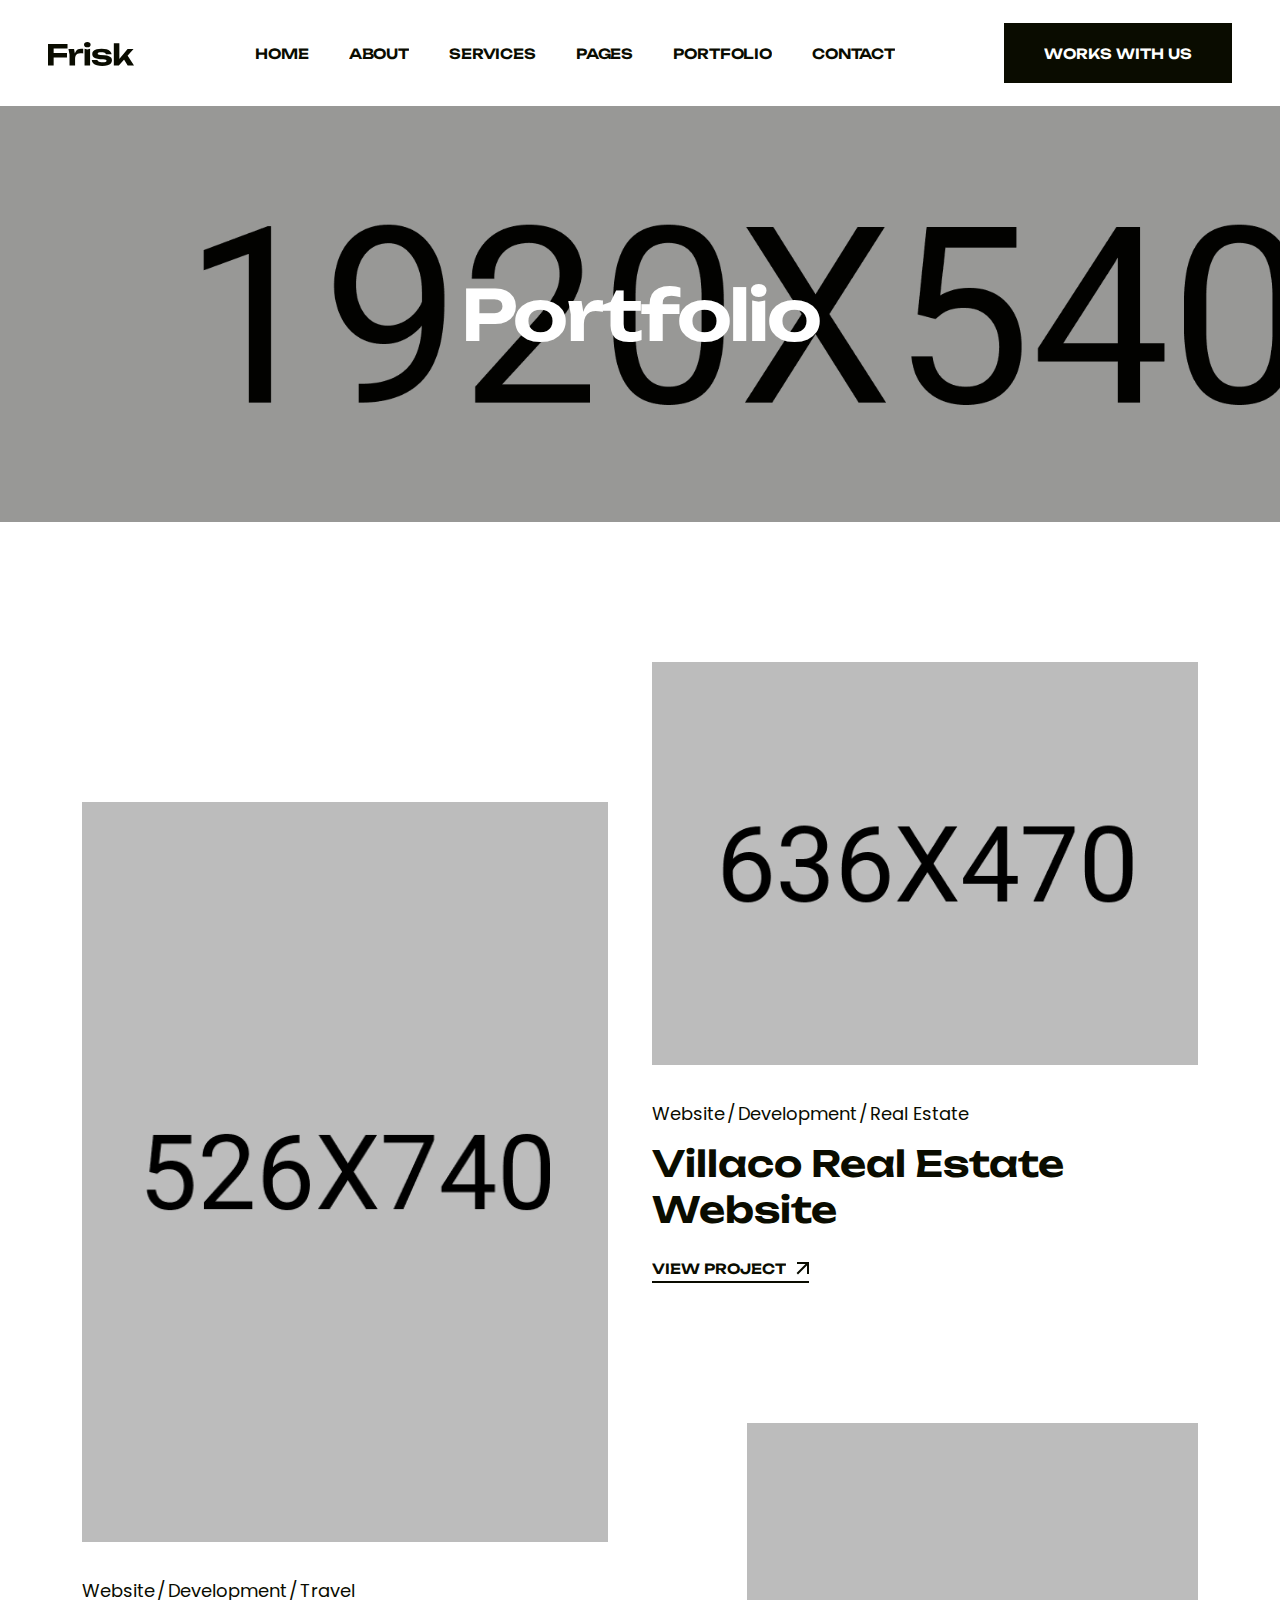
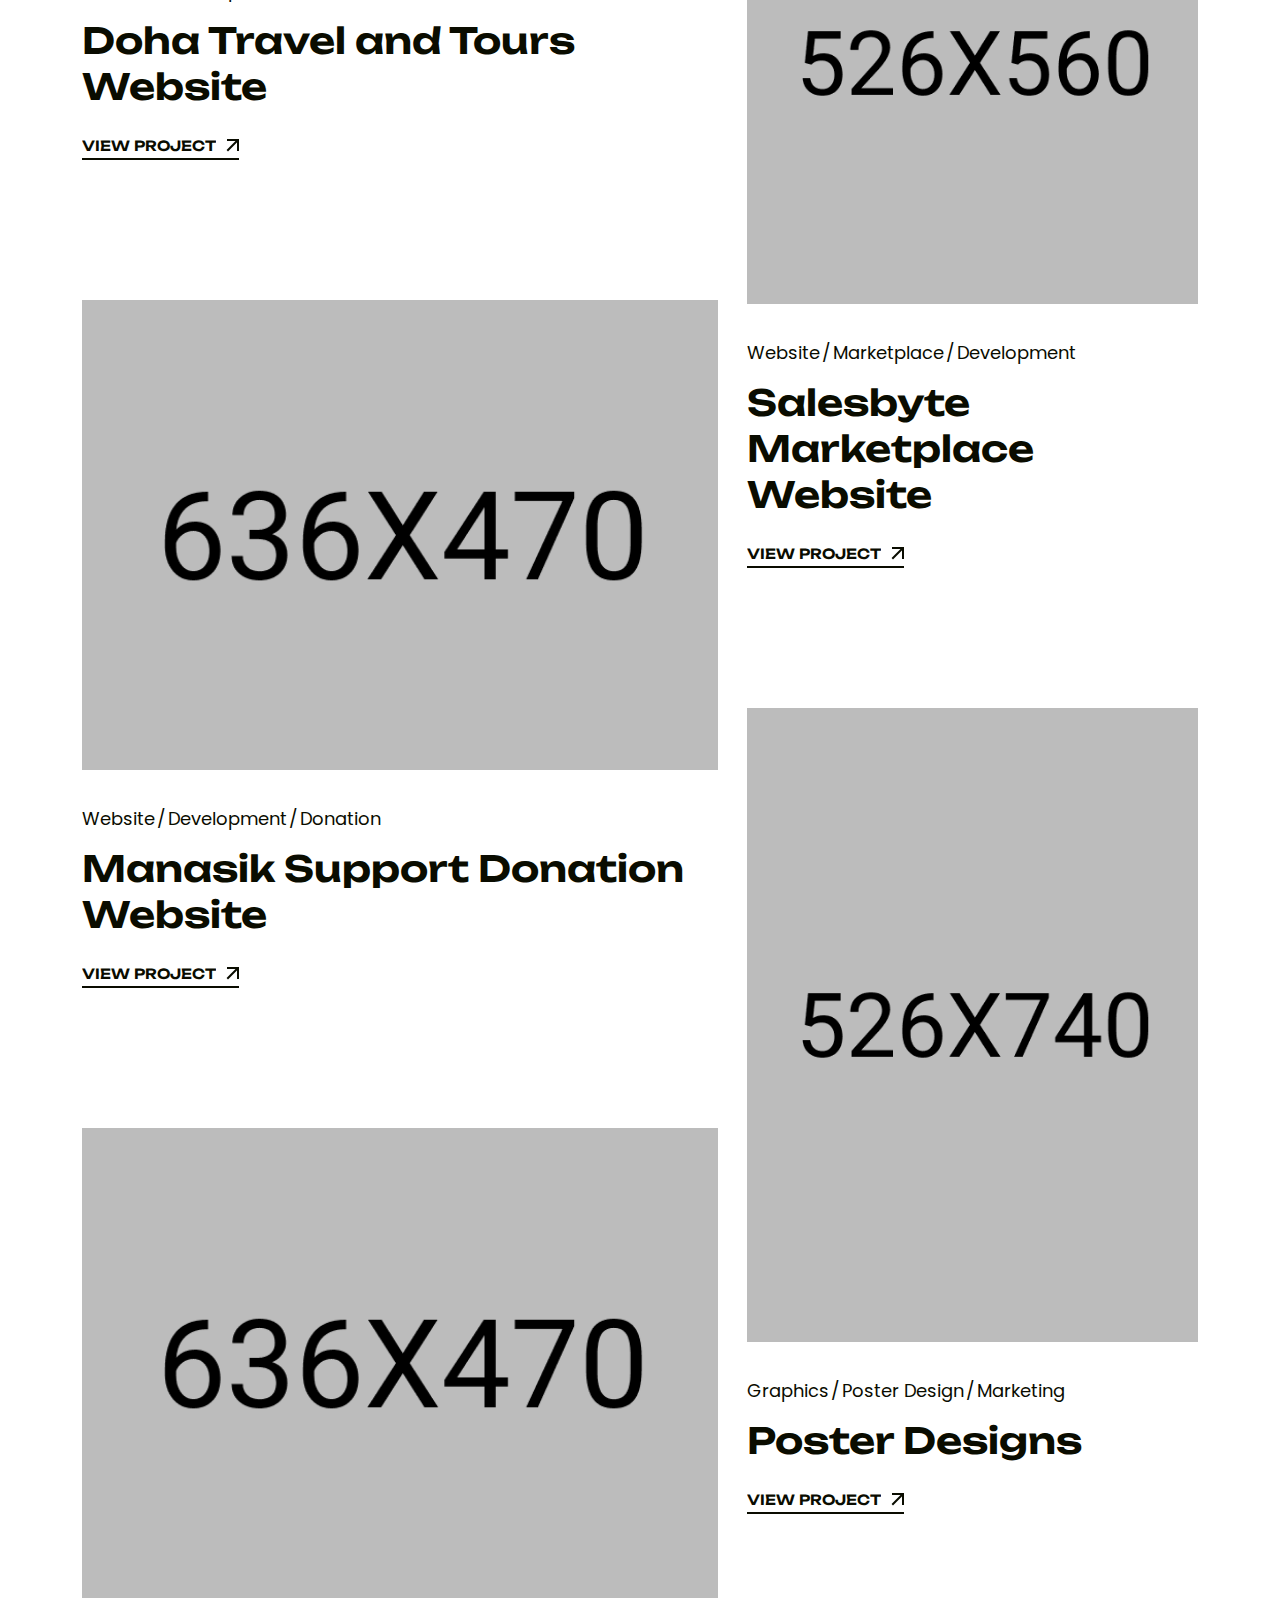
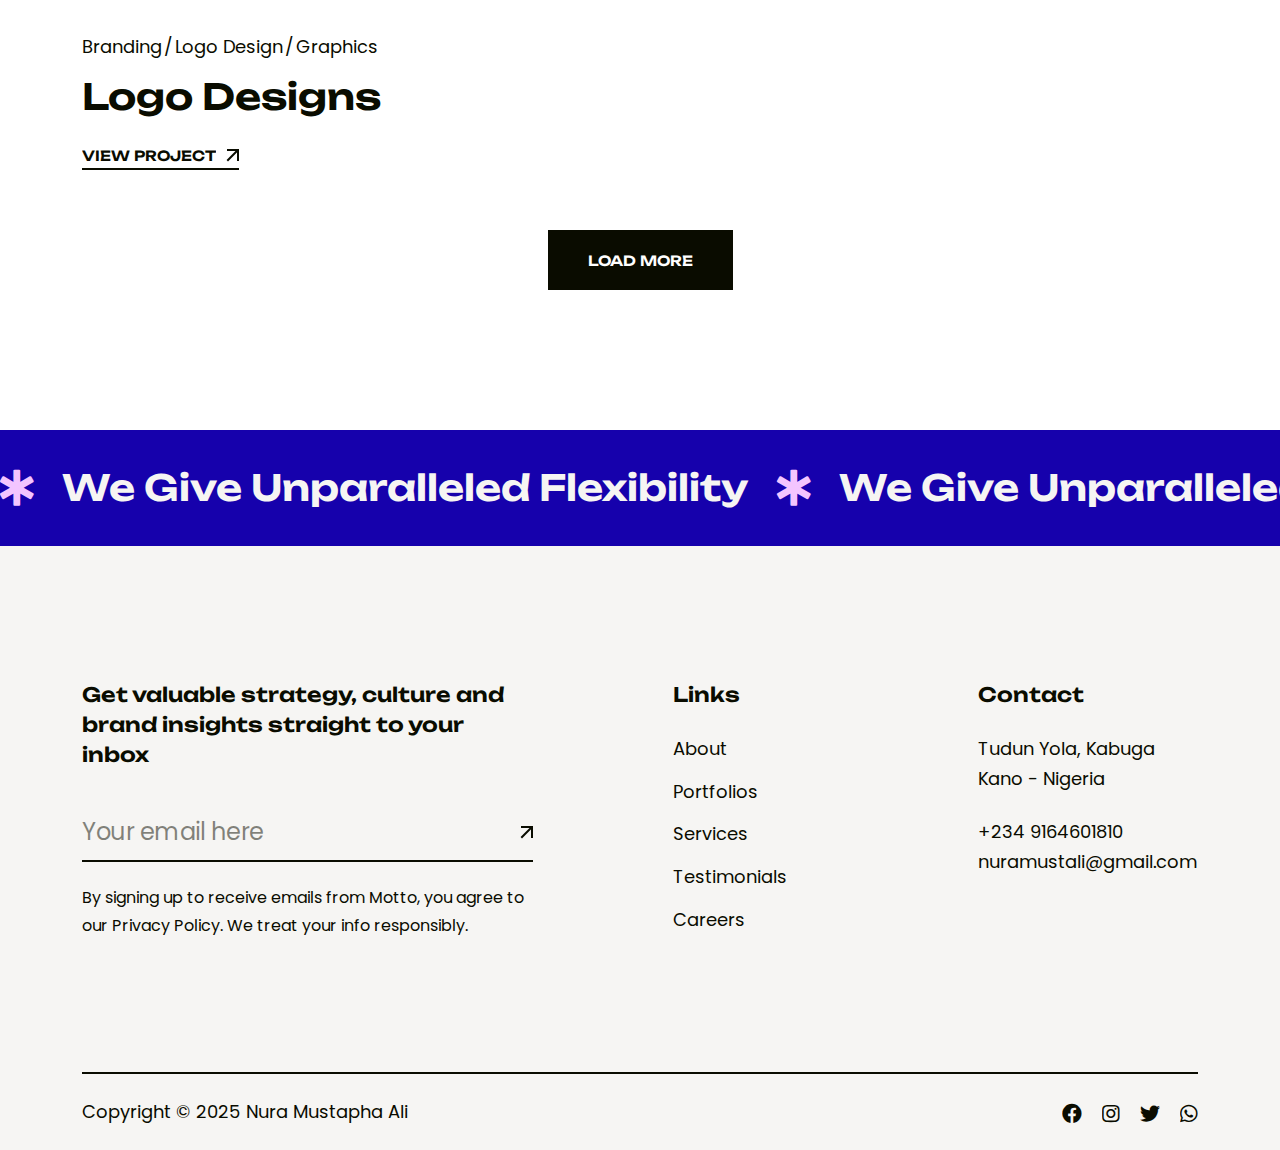
<file: project.html>
<!doctype html>
<html class="no-js" lang="zxx">

<head>
    <meta charset="utf-8">
    <meta http-equiv="x-ua-compatible" content="ie=edge">
   <title>Nura Mustapha Ali - A Web Designer and Graphics Designer From Kano State Nigeria.</title>
    <meta name="description" content="Nura Mustapha Ali - A Web Designer and Graphics Designer From Kano State Nigeria.">
    <meta name="keywords" content="Nura Mustapha Ali - A Web Designer and Graphics Designer From Kano State Nigeria.">
    <meta name="robots" content="INDEX,FOLLOW">

    <!-- Mobile Specific Metas -->
    <meta name="viewport" content="width=device-width, initial-scale=1, shrink-to-fit=no">

    <!-- Favicons - Place favicon.ico in the root directory -->
    <link rel="icon" type="image/png" sizes="32x32" href="assets/img/favicons/favicon.png">
    <meta name="msapplication-TileColor" content="#ffffff">
    <meta name="msapplication-TileImage" content="assets/img/favicons/ms-icon-144x144.png">
    <meta name="theme-color" content="#ffffff">

    <!--==============================
	  Google Fonts
	============================== -->
    <link rel="preconnect" href="https://fonts.googleapis.com">
    <link rel="preconnect" href="https://fonts.gstatic.com" crossorigin>
    <link href="https://fonts.googleapis.com/css2?family=Poppins:wght@300;400;500;600;700;800&family=Unbounded:wght@400;500;600;700&display=swap" rel="stylesheet">



    <!--==============================
	    All CSS File
	============================== -->
    <link rel="stylesheet" href="assets/css/bootstrap.min.css">
    <link rel="stylesheet" href="assets/css/all.min.css">
    <link rel="stylesheet" href="assets/css/magnific-popup.min.css">
    <link rel="stylesheet" href="assets/css/slick.min.css">
    <link rel="stylesheet" href="assets/css/animate.min.css">
    <link rel="stylesheet" href="assets/css/imageRevealHover.css">
    <!-- Theme Custom CSS -->
    <link rel="stylesheet" href="assets/css/style.css">

</head>

<body>
    <!--********************************
   		Code Start From Here
	******************************** -->




    <!--==============================
     Preloader
    ==============================-->
    <!-- <div class="preloader">
        <div class="preloader-inner">
            <span></span>
            <span></span>
            <span></span>
            <span></span>
        </div>
    </div> -->

    <div class="popup-search-box">
        <button class="searchClose"><img src="assets/img/icon/close.svg" alt="img"></button>
        <form action="#">
            <input type="text" placeholder="Search Here..">
            <button type="submit"><img src="assets/img/icon/search-white.svg" alt="img"></button>
        </form>
    </div>

    <div class="sidemenu-wrapper">
        <div class="sidemenu-content">
            <button class="closeButton sideMenuCls"><img src="assets/img/icon/close.svg" alt="icon"></button>
            <div class="widget footer-widget">
                <div class="widget-about">
                    <div class="footer-logo">
                        <a href="index.html"><img src="assets/img/logo-white.svg" alt="Ovation"></a>
                    </div>
                    <p class="about-text">Building Brands Throgh Designs & Digital Experience</p>
                     <div class="sidebar-wrap">
                        <h6>Tudun Yola, Kabuga</h6>
                        <h6>Kano, Nigeria</h6>
                    </div>
                    <div class="sidebar-wrap">
                        <h6><a href="tel:2349164601810">+234 9164601810 </a></h6>
                        <h6><a href="nuramustali@gmail.com">nuramustali@gmail.com</a></h6>
                    </div>
                    <div class="social-btn style3">
                        <a href="https://www.facebook.com/noorwebagency">
                            <span class="link-effect">
                                <span class="effect-1"><i class="fab fa-facebook"></i></span>
                                <span class="effect-1"><i class="fab fa-facebook"></i></span>
                            </span>
                        </a>
                        <a href="https://instagram.com/noorwebagency">
                            <span class="link-effect">
                                <span class="effect-1"><i class="fab fa-instagram"></i></span>
                                <span class="effect-1"><i class="fab fa-instagram"></i></span>
                            </span>
                        </a>
                        <a href="https://twitter.com/noorwebagency">
                            <span class="link-effect">
                                <span class="effect-1"><i class="fab fa-twitter"></i></span>
                                <span class="effect-1"><i class="fab fa-twitter"></i></span>
                            </span>
                        </a>
                        <a href="https://wa.me/2349164601810">
                            <span class="link-effect">
                                <span class="effect-1"><i class="fab fa-whatsapp"></i></span>
                                <span class="effect-1"><i class="fab fa-whatsapp"></i></span>
                            </span>
                        </a>
                    </div>
                </div>
            </div>
            <div class="d-flex justify-content-end">
                <a href="contact.html" class="chat-btn gsap-magnetic">Let's Work Together</a>
            </div>
        </div>
    </div>
    <!--==============================
    Mobile Menu
    ============================== -->
    <div class="mobile-menu-wrapper">
        <div class="mobile-menu-area">
            <button class="menu-toggle"><i class="fas fa-times"></i></button>
            <div class="mobile-logo">
                <a href="index.html"><img src="assets/img/logo.svg" alt="Ovation"></a>
            </div>
            <div class="mobile-menu">
                <ul>
                    <li> <a href="/">Home</a></li>
                    <li><a href="about.html">About Page</a></li>
                            <li><a href="service.html">Service Page</a></li>
                    <li class="menu-item-has-children">
                        <a href="#">Pages</a>
                        <ul class="sub-menu">
                            
                            <li><a href="pricing.html">Pricing Page</a></li>
                            <li><a href="faq.html">FAQ Page</a></li>
                        </ul>
                    </li>
                    <li><a href="project.html">Portfolio</a> </li>
    
                    <li> <a href="contact.html">Contact</a>
                    </li>
                </ul>
            </div>
            <div class="sidebar-wrap">
                <h6>Tudun Yola, Kabuga</h6>
                <h6>Kano, Nigeria</h6>
            </div>
            <div class="sidebar-wrap">
                <h6><a href="tel:2349164601810">+234 9164601810 </a></h6>
                <h6><a href="nuramustali@gmail.com">nuramustali@gmail.com</a></h6>
            </div>
            <div class="social-btn style3">
                <a href="https://www.facebook.com/noorwebagency">
                    <span class="link-effect">
                        <span class="effect-1"><i class="fab fa-facebook"></i></span>
                        <span class="effect-1"><i class="fab fa-facebook"></i></span>
                    </span>
                </a>
                <a href="https://instagram.com/noorwebagency">
                    <span class="link-effect">
                        <span class="effect-1"><i class="fab fa-instagram"></i></span>
                        <span class="effect-1"><i class="fab fa-instagram"></i></span>
                    </span>
                </a>
                <a href="https://twitter.com/noorwebagency">
                    <span class="link-effect">
                        <span class="effect-1"><i class="fab fa-twitter"></i></span>
                        <span class="effect-1"><i class="fab fa-twitter"></i></span>
                    </span>
                </a>
                <a href="https://wa.me/2349164601810">
                    <span class="link-effect">
                        <span class="effect-1"><i class="fab fa-whatsapp"></i></span>
                        <span class="effect-1"><i class="fab fa-whatsapp"></i></span>
                    </span>
                </a>
            </div>
        </div>
    </div>
    <!--==============================
	Header Area
    ==============================-->
    <header class="nav-header header-layout3">
        <div class="sticky-wrapper">
            <!-- Main Menu Area -->
            <div class="menu-area">
                <div class="container-fluid">
                    <div class="row align-items-center justify-content-between">
                        <div class="col-auto">
                            <div class="header-logo">
                                <a href="index.html"><img src="assets/img/logo.svg" alt="logo"></a>
                            </div>
                        </div>
                        <div class="col-auto ms-auto">
                            <nav class="main-menu d-none d-lg-inline-block">
                                <ul>
                                    <li class="active menu-item-has-children">
                                        <a href="/">
                                            <span class="link-effect">
                                                <span class="effect-1">HOME</span>
                                                <span class="effect-1">HOME</span>
                                            </span>
                                        </a>
                                    </li>
                                    <li>
                                        <a href="about.html">
                                            <span class="link-effect">
                                                <span class="effect-1">ABOUT</span>
                                                <span class="effect-1">ABOUT</span>
                                            </span>
                                        </a>
                                    </li>
                                     <li>
                                        <a href="service.html">
                                            <span class="link-effect">
                                                <span class="effect-1">SERVICES</span>
                                                <span class="effect-1">SERVICES</span>
                                            </span>
                                        </a>
                                    </li>
                                    <li class="menu-item-has-children">
                                        <a href="#">
                                            <span class="link-effect">
                                                <span class="effect-1">PAGES</span>
                                                <span class="effect-1">PAGES</span>
                                            </span>
                                        </a>
                                        <ul class="sub-menu">
                                            <li><a href="pricing.html">Pricing Page</a></li>
                                
                                            <li><a href="faq.html">FAQ Page</a></li>
                            
                                        </ul>
                                    </li>
                                    <li>
                                        <a href="project.html">
                                            <span class="link-effect">
                                                <span class="effect-1">PORTFOLIO</span>
                                                <span class="effect-1">PORTFOLIO</span>
                                            </span>
                                        </a>
                                          </li>
                                    
                                    <li>
                                        <a href="contact.html">
                                            <span class="link-effect">
                                                <span class="effect-1">CONTACT</span>
                                                <span class="effect-1">CONTACT</span>
                                            </span>
                                        </a>
                                    </li>
                                </ul>
                            </nav>
                            <div class="navbar-right d-inline-flex d-lg-none">
                                <button type="button" class="menu-toggle sidebar-btn">
                                    <span class="line"></span>
                                    <span class="line"></span>
                                    <span class="line"></span>
                                </button>
                            </div>
                        </div>
                        <div class="col-auto d-none d-lg-block">
                            <div class="header-button">
                                <a href="project.html" class="btn">
                                    <span class="link-effect">
                                        <span class="effect-1">WORKS WITH US</span>
                                        <span class="effect-1">WORKS WITH US</span>
                                    </span>
                                </a>
                            </div>
                        </div>
                    </div>
                </div>
            </div>
        </div>
    </header>

    <!--==============================
    Breadcumb
    ============================== -->
    <div class="breadcumb-wrapper " data-bg-src="assets/img/bg/breadcumb-bg1-7.jpg">
        <div class="container">
            <div class="breadcumb-content">
                <h1 class="breadcumb-title">Portfolio</h1>
            </div>
        </div>
    </div>

    <!--==============================
        Portfolio Area
    ==============================-->
    <div class="portfolio-area-1 space overflow-hidden">
        <div class="container">
            <div class="row justify-content-between masonary-active">
                <div class="col-lg-6 filter-item">
                    <div class="portfolio-wrap mt-lg-140">
                        <div class="portfolio-thumb ">
                            <a href="project-details.html">
                                <img src="assets/img/portfolio/portfolio1_1.jpg" alt="portfolio">
                            </a>
                        </div>
                        <div class="portfolio-details">
                            <ul class="portfolio-meta">
                                <li><a href="project-details.html">Website</a></li>
                                <li><a href="project-details.html">Development</a></li>
                                <li><a href="project-details.html">Travel</a></li>
                            </ul>
                            <h3 class="portfolio-title"><a href="project-details.html">Doha Travel and Tours Website</a></h3>
                            <a href="project-details.html" class="link-btn">
                                <span class="link-effect">
                                    <span class="effect-1">VIEW PROJECT</span>
                                    <span class="effect-1">VIEW PROJECT</span>
                                </span>
                                <img src="assets/img/icon/arrow-left-top.svg" alt="icon">
                            </a>
                        </div>
                    </div>
                </div>
                <div class="col-lg-6 filter-item">
                    <div class="portfolio-wrap mt-140 mt-lg-0">
                        <div class="portfolio-thumb ">
                            <a href="project-details.html">
                                <img src="assets/img/portfolio/portfolio1_2.jpg" alt="portfolio">
                            </a>
                        </div>
                        <div class="portfolio-details">
                            <ul class="portfolio-meta">
                                <li><a href="project-details.html">Website</a></li>
                                <li><a href="project-details.html">Development</a></li>
                                <li><a href="project-details.html">Real Estate</a></li>
                            </ul>
                            <h3 class="portfolio-title"><a href="project-details.html">Villaco Real Estate Website</a></h3>
                            <a href="project-details.html" class="link-btn">
                                <span class="link-effect">
                                    <span class="effect-1">VIEW PROJECT</span>
                                    <span class="effect-1">VIEW PROJECT</span>
                                </span>
                                <img src="assets/img/icon/arrow-left-top.svg" alt="icon">
                            </a>
                        </div>
                    </div>
                </div>
                <div class="col-lg-7 filter-item">
                    <div class="portfolio-wrap mt-140">
                        <div class="portfolio-thumb ">
                            <a href="project-details.html">
                                <img src="assets/img/portfolio/portfolio1_3.jpg" alt="portfolio">
                            </a>
                        </div>
                        <div class="portfolio-details">
                            <ul class="portfolio-meta">
                                <li><a href="project-details.html">Website</a></li>
                                <li><a href="project-details.html">Development</a></li>
                                <li><a href="project-details.html">Donation</a></li>
                            </ul>
                            <h3 class="portfolio-title"><a href="project-details.html">Manasik Support Donation Website</a></h3>
                            <a href="project-details.html" class="link-btn">
                                <span class="link-effect">
                                    <span class="effect-1">VIEW PROJECT</span>
                                    <span class="effect-1">VIEW PROJECT</span>
                                </span>
                                <img src="assets/img/icon/arrow-left-top.svg" alt="icon">
                            </a>
                        </div>
                    </div>
                </div>
                <div class="col-lg-5 filter-item">
                    <div class="portfolio-wrap mt-140">
                        <div class="portfolio-thumb ">
                            <a href="project-details.html">
                                <img src="assets/img/portfolio/portfolio1_4.jpg" alt="portfolio">
                            </a>
                        </div>
                        <div class="portfolio-details">
                            <ul class="portfolio-meta">
                                <li><a href="project-details.html">Website</a></li>
                                <li><a href="project-details.html">Marketplace</a></li>
                                <li><a href="project-details.html">Development</a></li>
                            </ul>
                            <h3 class="portfolio-title"><a href="project-details.html">Salesbyte Marketplace Website</a></h3>
                            <a href="project-details.html" class="link-btn">
                                <span class="link-effect">
                                    <span class="effect-1">VIEW PROJECT</span>
                                    <span class="effect-1">VIEW PROJECT</span>
                                </span>
                                <img src="assets/img/icon/arrow-left-top.svg" alt="icon">
                            </a>
                        </div>
                    </div>
                </div>
                <div class="col-lg-7 filter-item">
                    <div class="portfolio-wrap mt-140">
                        <div class="portfolio-thumb ">
                            <a href="project-details.html">
                                <img src="assets/img/portfolio/portfolio1_5.png" alt="portfolio">
                            </a>
                        </div>
                        <div class="portfolio-details">
                            <ul class="portfolio-meta">
                                <li><a href="project-details.html">Branding</a></li>
                                <li><a href="project-details.html">Logo Design</a></li>
                                <li><a href="project-details.html">Graphics</a></li>
                            </ul>
                            <h3 class="portfolio-title"><a href="project-details.html">Logo Designs</a></h3>
                            <a href="project-details.html" class="link-btn">
                                <span class="link-effect">
                                    <span class="effect-1">VIEW PROJECT</span>
                                    <span class="effect-1">VIEW PROJECT</span>
                                </span>
                                <img src="assets/img/icon/arrow-left-top.svg" alt="icon">
                            </a>
                        </div>
                    </div>
                </div>
                <div class="col-lg-5 filter-item">
                    <div class="portfolio-wrap mt-140">
                        <div class="portfolio-thumb">
                            <a href="project-details.html">
                                <img src="assets/img/portfolio/portfolio1_6.png" alt="portfolio">
                            </a>
                        </div>
                        <div class="portfolio-details">
                            <ul class="portfolio-meta">
                                <li><a href="project-details.html">Graphics</a></li>
                                <li><a href="project-details.html">Poster Design</a></li>
                                <li><a href="project-details.html">Marketing</a></li>
                            </ul>
                            <h3 class="portfolio-title"><a href="project-details.html">Poster Designs</a></h3>
                            <a href="project-details.html" class="link-btn">
                                <span class="link-effect">
                                    <span class="effect-1">VIEW PROJECT</span>
                                    <span class="effect-1">VIEW PROJECT</span>
                                </span>
                                <img src="assets/img/icon/arrow-left-top.svg" alt="icon">
                            </a>
                        </div>
                    </div>
                </div>
            </div>
            <div class="btn-wrap justify-content-center mt-60">
                <a class="btn" href="project-2.html">
                    <span class="link-effect">
                        <span class="effect-1">LOAD MORE</span>
                        <span class="effect-1">LOAD MORE</span>
                    </span>
                </a>
            </div>
        </div>
    </div>

    <!--==============================
    Marquee Area
    ==============================-->
    <div class="container-fluid p-0 overflow-hidden">
        <div class="slider__marquee clearfix marquee-wrap">
            <div class="marquee_mode marquee__group">
                <h6 class="item m-item"><a href="#"><i class="fas fa-star-of-life"></i> We Give Unparalleled Flexibility</a></h6>
                <h6 class="item m-item"><a href="#"><i class="fas fa-star-of-life"></i> We Give Unparalleled Flexibility</a></h6>
                <h6 class="item m-item"><a href="#"><i class="fas fa-star-of-life"></i> We Give Unparalleled Flexibility</a></h6>
                <h6 class="item m-item"><a href="#"><i class="fas fa-star-of-life"></i> We Give Unparalleled Flexibility</a></h6>
            </div>
        </div>
    </div>

    <!--==============================
        Footer Area
    ==============================-->
    <footer class="footer-wrapper footer-layout2 overflow-hidden">
        <div class="container">
            <div class="widget-area space-top">
                <div class="row justify-content-between">
                    <div class="col-md-6 col-xl-5 col-lg-6">
                        <div class="widget widget-newsletter footer-widget">
                            <h3 class="widget_title">Get valuable strategy, culture and brand insights straight to your inbox</h3>
                            <form class="newsletter-form">
                                <div class="form-group">
                                    <input class="form-control" type="email" placeholder="Your email here" required="">
                                </div>
                                <button type="submit" class="btn"><img src="assets/img/icon/arrow-left-top.svg" alt=""></button>
                            </form>
                            <p>By signing up to receive emails from Motto, you agree to our Privacy Policy. We treat your info responsibly.</p>
                        </div>
                    </div>
                    <div class="col-md-3 col-xl-2 col-lg-3">
                        <div class="widget widget_nav_menu footer-widget">
                            <h3 class="widget_title">Links</h3>
                            <div class="menu-all-pages-container list-column2">
                                <ul class="menu">
                                    <li><a href="about.html"> About</a></li>
                                    <li><a href="project.html">Portfolios</a></li>
                                    <li><a href="service.html">Services</a></li>
                                    <li><a href="contact.html">Testimonials</a></li>
                                    <li><a href="project.html">Careers</a></li>
                                </ul>
                            </div>
                        </div>
                    </div>
                    <div class="col-md-6 col-xl-auto col-lg-4">
                        <div class="widget footer-widget widget-contact">
                            <h3 class="widget_title">Contact</h3>
                            <ul class="contact-info-list">
                                <li>Tudun Yola, Kabuga <br> Kano - Nigeria</li>
                                <li>
                                    <a href="tel:1800123654987">+234 9164601810</a>
                                    <a href="mailto:nuramustali@gmail.com">nuramustali@gmail.com</a>
                                </li>
                            </ul>
                        </div>
                    </div>
                </div>
            </div>
        </div>
        <div class="container">
            <div class="copyright-wrap">
                <div class="row gy-3 justify-content-between align-items-center">
                    <div class="col-md-6">
                        <p class="copyright-text">Copyright © 2025
                            <a href="https://wa.me/2349164601810">Nura Mustapha Ali</a>
                        </p>

                    </div>
                    <div class="col-md-6 align-self-center">
                        <div class="social-btn style3 justify-content-md-end">
                            <a href="https://www.facebook.com/noorwebagency">
                                <span class="link-effect">
                                    <span class="effect-1"><i class="fab fa-facebook"></i></span>
                                    <span class="effect-1"><i class="fab fa-facebook"></i></span>
                                </span>
                            </a>
                            <a href="https://instagram.com/noorwebagency">
                                <span class="link-effect">
                                    <span class="effect-1"><i class="fab fa-instagram"></i></span>
                                    <span class="effect-1"><i class="fab fa-instagram"></i></span>
                                </span>
                            </a>
                            <a href="https://twitter.com/noorwebagency">
                                <span class="link-effect">
                                    <span class="effect-1"><i class="fab fa-twitter"></i></span>
                                    <span class="effect-1"><i class="fab fa-twitter"></i></span>
                                </span>
                            </a>
                            <a href="https://wa.me/2349164601810">
                                <span class="link-effect">
                                    <span class="effect-1"><i class="fab fa-whatsapp"></i></span>
                                    <span class="effect-1"><i class="fab fa-whatsapp"></i></span>
                                </span>
                            </a>
                        </div>
                    </div>
                </div>
            </div>
        </div>
    </footer>

    <!--********************************
			Code End  Here
	******************************** -->

    <!-- Scroll To Top -->
    <div class="scroll-top">
        <svg class="progress-circle svg-content" width="100%" height="100%" viewBox="-1 -1 102 102">
            <path d="M50,1 a49,49 0 0,1 0,98 a49,49 0 0,1 0,-98" style="transition: stroke-dashoffset 10ms linear 0s; stroke-dasharray: 307.919, 307.919; stroke-dashoffset: 307.919;"></path>
        </svg>
    </div>


    <!-- Jquery -->
    <script src="assets/js/vendor/jquery-3.6.0.min.js"></script>
    <script src="assets/js/slick.min.js"></script>
    <script src="assets/js/bootstrap.min.js"></script>
    <script src="assets/js/jquery.magnific-popup.min.js"></script>
    <script src="assets/js/jquery.counterup.min.js"></script>
    <script src="assets/js/imagesloaded.pkgd.min.js"></script>
    <script src="assets/js/isotope.pkgd.min.js"></script>
    <script src="assets/js/gsap.min.js"></script>

    <script src="assets/js/twinmax.js"></script>
    <script src="assets/js/imageRevealHover.js"></script>
    <script src="assets/js/jarallax.min.js"></script>
    <script src="assets/js/jquery.marquee.min.js"></script>
    <script src="assets/js/jquery-ui.min.js"></script>
    <script src="assets/js/waypoints.js"></script>
    <script src="assets/js/wow.js"></script>

    <!-- Main Js File -->
    <script src="assets/js/main.js"></script>
</body>

</html>
</file>
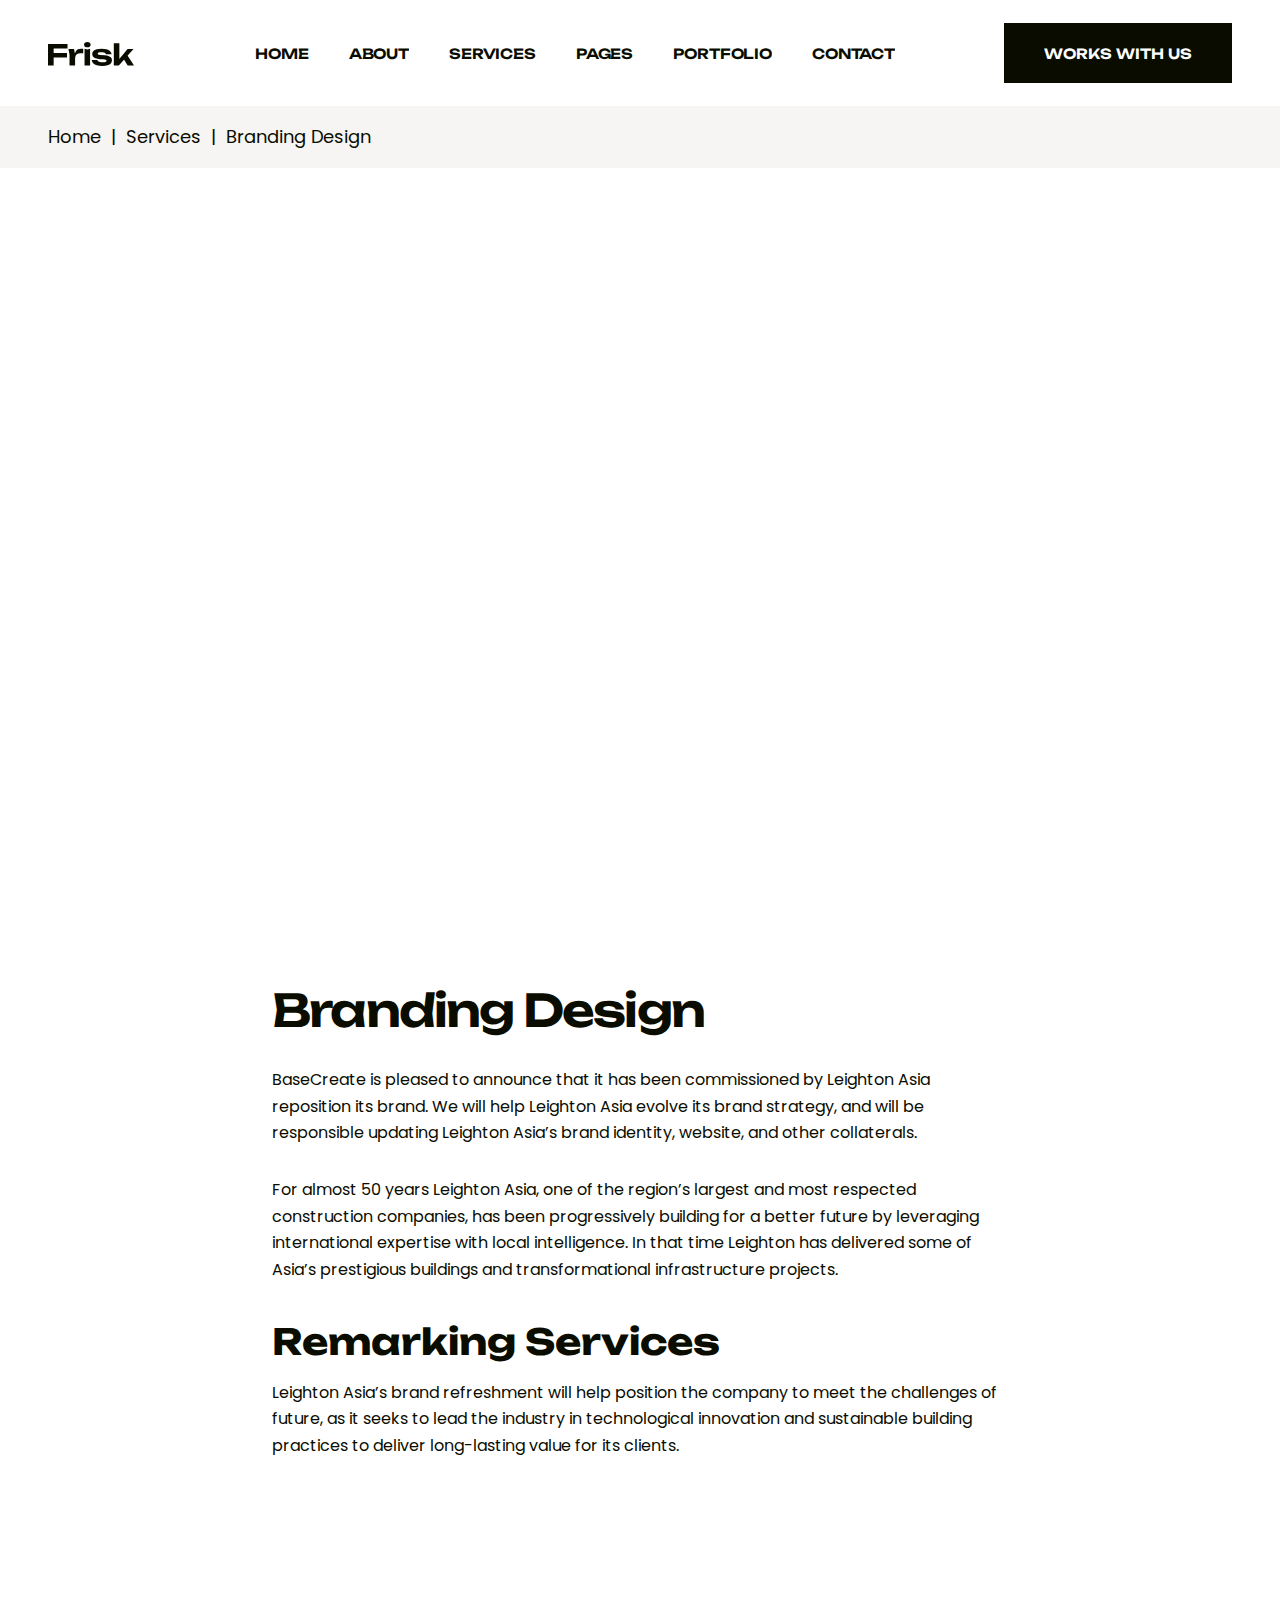
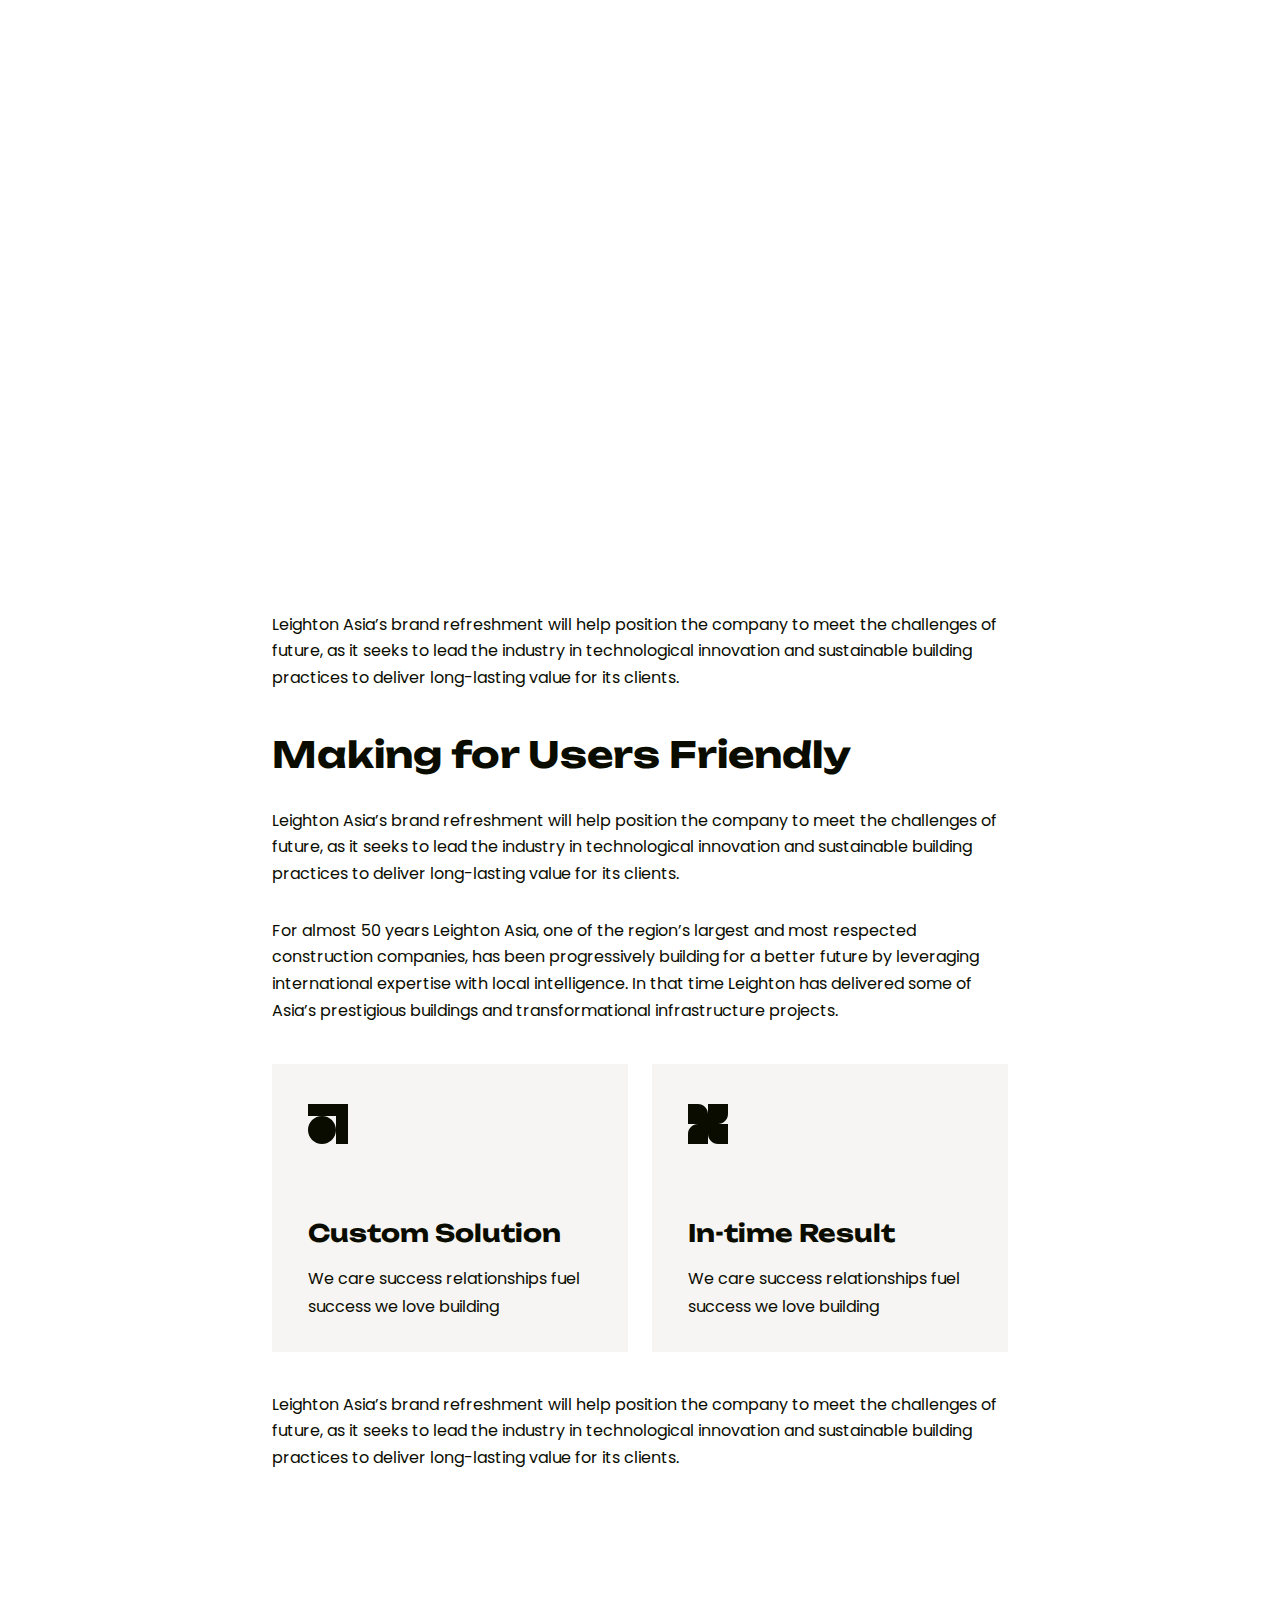
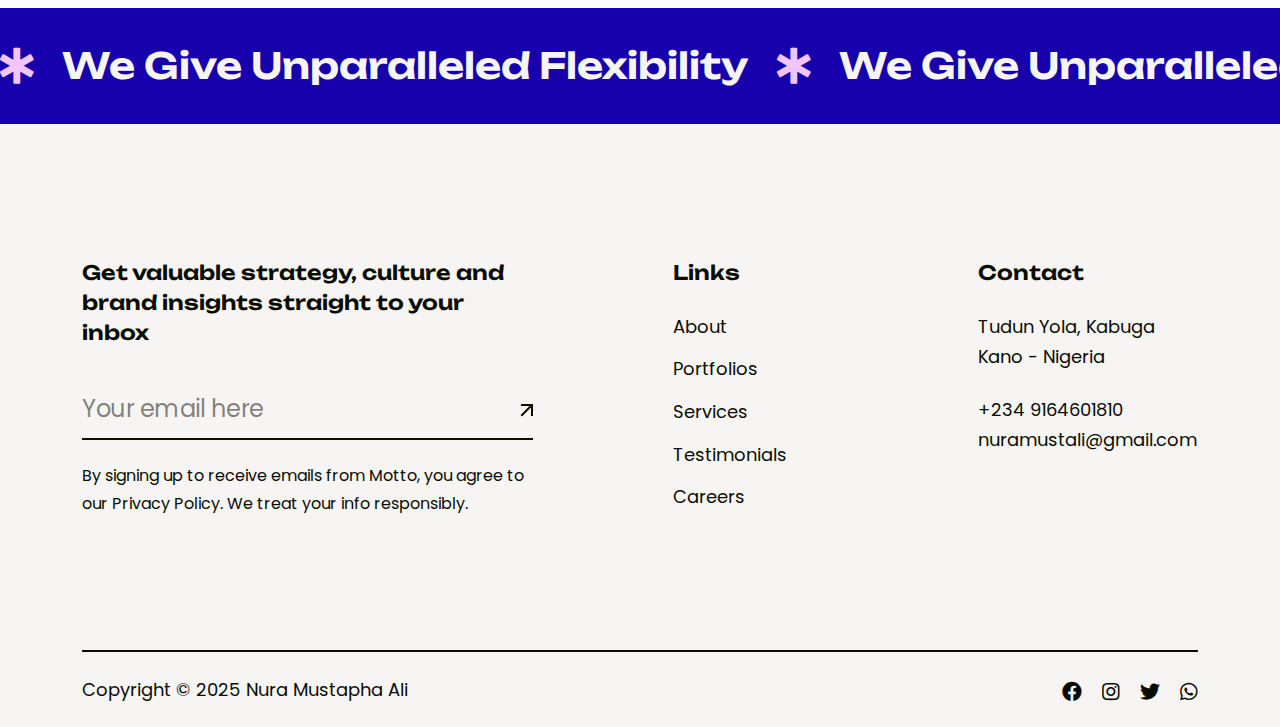
<file: service-details.html>
<!doctype html>
<html class="no-js" lang="zxx">

<head>
    <meta charset="utf-8">
    <meta http-equiv="x-ua-compatible" content="ie=edge">
    <title>Nura Mustapha Ali - A Web Designer and Graphics Designer From Kano State Nigeria.</title>
    <meta name="description" content="Nura Mustapha Ali - A Web Designer and Graphics Designer From Kano State Nigeria.">
    <meta name="keywords" content="Nura Mustapha Ali - A Web Designer and Graphics Designer From Kano State Nigeria.">
    <meta name="robots" content="INDEX,FOLLOW">

    <!-- Mobile Specific Metas -->
    <meta name="viewport" content="width=device-width, initial-scale=1, shrink-to-fit=no">

    <!-- Favicons - Place favicon.ico in the root directory -->
    <link rel="icon" type="image/png" sizes="32x32" href="assets/img/favicons/favicon.png">
    <meta name="msapplication-TileColor" content="#ffffff">
    <meta name="msapplication-TileImage" content="assets/img/favicons/ms-icon-144x144.png">
    <meta name="theme-color" content="#ffffff">

    <!--==============================
	  Google Fonts
	============================== -->
    <link rel="preconnect" href="https://fonts.googleapis.com">
    <link rel="preconnect" href="https://fonts.gstatic.com" crossorigin>
    <link href="https://fonts.googleapis.com/css2?family=Poppins:wght@300;400;500;600;700;800&family=Unbounded:wght@400;500;600;700&display=swap" rel="stylesheet">



    <!--==============================
	    All CSS File
	============================== -->
    <link rel="stylesheet" href="assets/css/bootstrap.min.css">
    <link rel="stylesheet" href="assets/css/all.min.css">
    <link rel="stylesheet" href="assets/css/magnific-popup.min.css">
    <link rel="stylesheet" href="assets/css/slick.min.css">
    <link rel="stylesheet" href="assets/css/animate.min.css">
    <link rel="stylesheet" href="assets/css/imageRevealHover.css">
    <!-- Theme Custom CSS -->
    <link rel="stylesheet" href="assets/css/style.css">

</head>

<body>
    <!--********************************
   		Code Start From Here
	******************************** -->




    <!--==============================
     Preloader
    ==============================-->
    <!-- <div class="preloader">
        <div class="preloader-inner">
            <span></span>
            <span></span>
            <span></span>
            <span></span>
        </div>
    </div> -->

    <div class="popup-search-box">
        <button class="searchClose"><img src="assets/img/icon/close.svg" alt="img"></button>
        <form action="#">
            <input type="text" placeholder="Search Here..">
            <button type="submit"><img src="assets/img/icon/search-white.svg" alt="img"></button>
        </form>
    </div>

    <div class="sidemenu-wrapper">
        <div class="sidemenu-content">
            <button class="closeButton sideMenuCls"><img src="assets/img/icon/close.svg" alt="icon"></button>
            <div class="widget footer-widget">
                <div class="widget-about">
                    <div class="footer-logo">
                        <a href="index.html"><img src="assets/img/logo-white.svg" alt="Ovation"></a>
                    </div>
                    <p class="about-text">Building Brands Throgh Designs & Digital Experience</p>
                     <div class="sidebar-wrap">
                        <h6>Tudun Yola, Kabuga</h6>
                        <h6>Kano, Nigeria</h6>
                    </div>
                    <div class="sidebar-wrap">
                        <h6><a href="tel:2349164601810">+234 9164601810 </a></h6>
                        <h6><a href="nuramustali@gmail.com">nuramustali@gmail.com</a></h6>
                    </div>
                    <div class="social-btn style3">
                        <a href="https://www.facebook.com/noorwebagency">
                            <span class="link-effect">
                                <span class="effect-1"><i class="fab fa-facebook"></i></span>
                                <span class="effect-1"><i class="fab fa-facebook"></i></span>
                            </span>
                        </a>
                        <a href="https://instagram.com/noorwebagency">
                            <span class="link-effect">
                                <span class="effect-1"><i class="fab fa-instagram"></i></span>
                                <span class="effect-1"><i class="fab fa-instagram"></i></span>
                            </span>
                        </a>
                        <a href="https://twitter.com/noorwebagency">
                            <span class="link-effect">
                                <span class="effect-1"><i class="fab fa-twitter"></i></span>
                                <span class="effect-1"><i class="fab fa-twitter"></i></span>
                            </span>
                        </a>
                        <a href="https://wa.me/2349164601810">
                            <span class="link-effect">
                                <span class="effect-1"><i class="fab fa-whatsapp"></i></span>
                                <span class="effect-1"><i class="fab fa-whatsapp"></i></span>
                            </span>
                        </a>
                    </div>
                </div>
            </div>
            <div class="d-flex justify-content-end">
                <a href="contact.html" class="chat-btn gsap-magnetic">Let's Work Together</a>
            </div>
        </div>
    </div>
    <!--==============================
    Mobile Menu
    ============================== -->
    <div class="mobile-menu-wrapper">
        <div class="mobile-menu-area">
            <button class="menu-toggle"><i class="fas fa-times"></i></button>
            <div class="mobile-logo">
                <a href="index.html"><img src="assets/img/logo.png" alt="Ovation"></a>
            </div>
            <div class="mobile-menu">
                <ul>
                    <li> <a href="/">Home</a></li>
                    <li><a href="about.html">About Page</a></li>
                            <li><a href="service.html">Service Page</a></li>
                    <li class="menu-item-has-children">
                        <a href="#">Pages</a>
                        <ul class="sub-menu">
                            
                            <li><a href="pricing.html">Pricing Page</a></li>
                            <li><a href="faq.html">FAQ Page</a></li>
                        </ul>
                    </li>
                    <li><a href="project.html">Portfolio</a> </li>
    
                    <li> <a href="contact.html">Contact</a>
                    </li>
                </ul>
            </div>
            <div class="sidebar-wrap">
                <h6>Tudun Yola, Kabuga</h6>
                <h6>Kano, Nigeria</h6>
            </div>
            <div class="sidebar-wrap">
                <h6><a href="tel:2349164601810">+234 9164601810 </a></h6>
                <h6><a href="nuramustali@gmail.com">nuramustali@gmail.com</a></h6>
            </div>
            <div class="social-btn style3">
                <a href="https://www.facebook.com/noorwebagency">
                    <span class="link-effect">
                        <span class="effect-1"><i class="fab fa-facebook"></i></span>
                        <span class="effect-1"><i class="fab fa-facebook"></i></span>
                    </span>
                </a>
                <a href="https://instagram.com/noorwebagency">
                    <span class="link-effect">
                        <span class="effect-1"><i class="fab fa-instagram"></i></span>
                        <span class="effect-1"><i class="fab fa-instagram"></i></span>
                    </span>
                </a>
                <a href="https://twitter.com/noorwebagency">
                    <span class="link-effect">
                        <span class="effect-1"><i class="fab fa-twitter"></i></span>
                        <span class="effect-1"><i class="fab fa-twitter"></i></span>
                    </span>
                </a>
                <a href="https://wa.me/2349164601810">
                    <span class="link-effect">
                        <span class="effect-1"><i class="fab fa-whatsapp"></i></span>
                        <span class="effect-1"><i class="fab fa-whatsapp"></i></span>
                    </span>
                </a>
            </div>
        </div>
    </div>
    <!--==============================
	Header Area
    ==============================-->
    <header class="nav-header header-layout3">
        <div class="sticky-wrapper">
            <!-- Main Menu Area -->
            <div class="menu-area">
                <div class="container-fluid">
                    <div class="row align-items-center justify-content-between">
                        <div class="col-auto">
                            <div class="header-logo">
                                <a href="index.html"><img src="assets/img/logo.svg" alt="logo"></a>
                            </div>
                        </div>
                        <div class="col-auto ms-auto">
                            <nav class="main-menu d-none d-lg-inline-block">
                                <ul>
                                    <li class="active menu-item-has-children">
                                        <a href="/">
                                            <span class="link-effect">
                                                <span class="effect-1">HOME</span>
                                                <span class="effect-1">HOME</span>
                                            </span>
                                        </a>
                                    </li>
                                    <li>
                                        <a href="about.html">
                                            <span class="link-effect">
                                                <span class="effect-1">ABOUT</span>
                                                <span class="effect-1">ABOUT</span>
                                            </span>
                                        </a>
                                    </li>
                                     <li>
                                        <a href="service.html">
                                            <span class="link-effect">
                                                <span class="effect-1">SERVICES</span>
                                                <span class="effect-1">SERVICES</span>
                                            </span>
                                        </a>
                                    </li>
                                    <li class="menu-item-has-children">
                                        <a href="#">
                                            <span class="link-effect">
                                                <span class="effect-1">PAGES</span>
                                                <span class="effect-1">PAGES</span>
                                            </span>
                                        </a>
                                        <ul class="sub-menu">
                                            <li><a href="pricing.html">Pricing Page</a></li>
                                
                                            <li><a href="faq.html">FAQ Page</a></li>
                            
                                        </ul>
                                    </li>
                                    <li>
                                        <a href="project.html">
                                            <span class="link-effect">
                                                <span class="effect-1">PORTFOLIO</span>
                                                <span class="effect-1">PORTFOLIO</span>
                                            </span>
                                        </a>
                                          </li>
                                    
                                    <li>
                                        <a href="contact.html">
                                            <span class="link-effect">
                                                <span class="effect-1">CONTACT</span>
                                                <span class="effect-1">CONTACT</span>
                                            </span>
                                        </a>
                                    </li>
                                </ul>
                            </nav>
                            <div class="navbar-right d-inline-flex d-lg-none">
                                <button type="button" class="menu-toggle sidebar-btn">
                                    <span class="line"></span>
                                    <span class="line"></span>
                                    <span class="line"></span>
                                </button>
                            </div>
                        </div>
                        <div class="col-auto d-none d-lg-block">
                            <div class="header-button">
                                <a href="project.html" class="btn">
                                    <span class="link-effect">
                                        <span class="effect-1">WORKS WITH US</span>
                                        <span class="effect-1">WORKS WITH US</span>
                                    </span>
                                </a>
                            </div>
                        </div>
                    </div>
                </div>
            </div>
        </div>
    </header>

    <!--==============================
    Breadcumb
    ============================== -->
    <div class="breadcumb-wrapper style2 bg-smoke">
        <div class="container-fluid">
            <div class="breadcumb-content">
                <ul class="breadcumb-menu">
                    <li><a href="index.html">Home</a></li>
                    <li><a href="service.html">Services</a></li>
                    <li>Branding Design</li>
                </ul>
            </div>
        </div>
    </div>

    <!--==============================
    Service Details Page Area
    ==============================-->
    <div class="service-details-page-area space">
        <div class="container">
            <div class="row align-items-center justify-content-center">
                <div class="col-xl-12">
                    <div class="service-inner-thumb mb-80 wow img-custom-anim-top">
                        <img class="w-100" src="assets/img/service/service-details1-1.png" alt="img">
                    </div>
                </div>
                <div class="col-xl-8">
                    <div class="title-area mb-35">
                        <h2 class="sec-title">Branding Design</h2>
                        <p class="sec-text mt-30">BaseCreate is pleased to announce that it has been commissioned by Leighton Asia reposition its brand. We will help Leighton Asia evolve its brand strategy, and will be responsible updating Leighton Asia’s brand identity, website, and other collaterals.</p>
                        <p class="sec-text mt-30">For almost 50 years Leighton Asia, one of the region’s largest and most respected construction companies, has been progressively building for a better future by leveraging international expertise with local intelligence. In that time Leighton has delivered some of Asia’s prestigious buildings and transformational infrastructure projects.</p>
                    </div>
                    <h3>Remarking Services</h3>
                    <p class="sec-text mb-n1">Leighton Asia’s brand refreshment will help position the company to meet the challenges of  future, as it seeks to lead the industry in technological innovation and sustainable building practices to deliver long-lasting value for its clients.</p>
                </div>
                <div class="col-lg-12">
                    <div class="video-area-1 mt-80 mb-80">
                        <div class="video-wrap">
                            <div class="jarallax" data-bg-src="assets/img/normal/video_2-2.png">
                            </div>
                            <a href="https://www.youtube.com/watch?v=vvNwlRLjLkU" class="play-btn popup-video background-image">
                            </a>
                        </div>
                    </div>
                </div>
                <div class="col-xl-8">
                    <p class="sec-text mt-n1 mb-40">Leighton Asia’s brand refreshment will help position the company to meet the challenges of  future, as it seeks to lead the industry in technological innovation and sustainable building practices to deliver long-lasting value for its clients.</p>
                    <h3>Making for Users Friendly</h3>
                    <p class="sec-text mt-30">Leighton Asia’s brand refreshment will help position the company to meet the challenges of  future, as it seeks to lead the industry in technological innovation and sustainable building practices to deliver long-lasting value for its clients.</p>
                    <p class="sec-text mb-40 mt-30">For almost 50 years Leighton Asia, one of the region’s largest and most respected construction companies, has been progressively building for a better future by leveraging international expertise with local intelligence. In that time Leighton has delivered some of Asia’s prestigious buildings and transformational infrastructure projects.</p>
                    <div class="row gy-4">
                        <div class="col-md-6">
                            <div class="feature-card">
                                <div class="feature-card-icon">
                                    <img src="assets/img/icon/feature-icon1-3.svg" alt="icon">
                                </div>
                                <h4 class="feature-card-title">
                                    <a href="service.html">Custom Solution</a>
                                </h4>
                                <p class="feature-card-text mb-n2">We care success relationships fuel success we love building</p>
                            </div>
                        </div>
                        <div class="col-md-6">
                            <div class="feature-card">
                                <div class="feature-card-icon">
                                    <img src="assets/img/icon/feature-icon1-6.svg" alt="icon">
                                </div>
                                <h4 class="feature-card-title">
                                    <a href="service.html">In-time Result</a>
                                </h4>
                                <p class="feature-card-text mb-n2">We care success relationships fuel success we love building</p>
                            </div>
                        </div>
                    </div>
                    <p class="sec-text mb-n1 mt-40">Leighton Asia’s brand refreshment will help position the company to meet the challenges of  future, as it seeks to lead the industry in technological innovation and sustainable building practices to deliver long-lasting value for its clients.</p>
                </div>
            </div>
        </div>
    </div>

    <!--==============================
    Marquee Area
    ==============================-->
    <div class="container-fluid p-0 overflow-hidden">
        <div class="slider__marquee clearfix marquee-wrap">
            <div class="marquee_mode marquee__group">
                <h6 class="item m-item"><a href="#"><i class="fas fa-star-of-life"></i> We Give Unparalleled Flexibility</a></h6>
                <h6 class="item m-item"><a href="#"><i class="fas fa-star-of-life"></i> We Give Unparalleled Flexibility</a></h6>
                <h6 class="item m-item"><a href="#"><i class="fas fa-star-of-life"></i> We Give Unparalleled Flexibility</a></h6>
                <h6 class="item m-item"><a href="#"><i class="fas fa-star-of-life"></i> We Give Unparalleled Flexibility</a></h6>
            </div>
        </div>
    </div>

    <!--==============================
        Footer Area
    ==============================-->
     <footer class="footer-wrapper footer-layout2 overflow-hidden">
        <div class="container">
            <div class="widget-area space-top">
                <div class="row justify-content-between">
                    <div class="col-md-6 col-xl-5 col-lg-6">
                        <div class="widget widget-newsletter footer-widget">
                            <h3 class="widget_title">Get valuable strategy, culture and brand insights straight to your inbox</h3>
                            <form class="newsletter-form">
                                <div class="form-group">
                                    <input class="form-control" type="email" placeholder="Your email here" required="">
                                </div>
                                <button type="submit" class="btn"><img src="assets/img/icon/arrow-left-top.svg" alt=""></button>
                            </form>
                            <p>By signing up to receive emails from Motto, you agree to our Privacy Policy. We treat your info responsibly.</p>
                        </div>
                    </div>
                    <div class="col-md-3 col-xl-2 col-lg-3">
                        <div class="widget widget_nav_menu footer-widget">
                            <h3 class="widget_title">Links</h3>
                            <div class="menu-all-pages-container list-column2">
                                <ul class="menu">
                                    <li><a href="about.html"> About</a></li>
                                    <li><a href="project.html">Portfolios</a></li>
                                    <li><a href="service.html">Services</a></li>
                                    <li><a href="contact.html">Testimonials</a></li>
                                    <li><a href="project.html">Careers</a></li>
                                </ul>
                            </div>
                        </div>
                    </div>
                    <div class="col-md-6 col-xl-auto col-lg-4">
                        <div class="widget footer-widget widget-contact">
                            <h3 class="widget_title">Contact</h3>
                            <ul class="contact-info-list">
                                <li>Tudun Yola, Kabuga <br> Kano - Nigeria</li>
                                <li>
                                    <a href="tel:1800123654987">+234 9164601810</a>
                                    <a href="mailto:nuramustali@gmail.com">nuramustali@gmail.com</a>
                                </li>
                            </ul>
                        </div>
                    </div>
                </div>
            </div>
        </div>
        <div class="container">
            <div class="copyright-wrap">
                <div class="row gy-3 justify-content-between align-items-center">
                    <div class="col-md-6">
                        <p class="copyright-text">Copyright © 2025
                            <a href="https://wa.me/2349164601810">Nura Mustapha Ali</a>
                        </p>

                    </div>
                    <div class="col-md-6 align-self-center">
                        <div class="social-btn style3 justify-content-md-end">
                            <a href="https://www.facebook.com/noorwebagency">
                                <span class="link-effect">
                                    <span class="effect-1"><i class="fab fa-facebook"></i></span>
                                    <span class="effect-1"><i class="fab fa-facebook"></i></span>
                                </span>
                            </a>
                            <a href="https://instagram.com/noorwebagency">
                                <span class="link-effect">
                                    <span class="effect-1"><i class="fab fa-instagram"></i></span>
                                    <span class="effect-1"><i class="fab fa-instagram"></i></span>
                                </span>
                            </a>
                            <a href="https://twitter.com/noorwebagency">
                                <span class="link-effect">
                                    <span class="effect-1"><i class="fab fa-twitter"></i></span>
                                    <span class="effect-1"><i class="fab fa-twitter"></i></span>
                                </span>
                            </a>
                            <a href="https://wa.me/2349164601810">
                                <span class="link-effect">
                                    <span class="effect-1"><i class="fab fa-whatsapp"></i></span>
                                    <span class="effect-1"><i class="fab fa-whatsapp"></i></span>
                                </span>
                            </a>
                        </div>
                    </div>
                </div>
            </div>
        </div>
    </footer>

    <!--********************************
			Code End  Here
	******************************** -->

    <!-- Scroll To Top -->
    <div class="scroll-top">
        <svg class="progress-circle svg-content" width="100%" height="100%" viewBox="-1 -1 102 102">
            <path d="M50,1 a49,49 0 0,1 0,98 a49,49 0 0,1 0,-98" style="transition: stroke-dashoffset 10ms linear 0s; stroke-dasharray: 307.919, 307.919; stroke-dashoffset: 307.919;"></path>
        </svg>
    </div>


    <!-- Jquery -->
    <script src="assets/js/vendor/jquery-3.6.0.min.js"></script>
    <script src="assets/js/slick.min.js"></script>
    <script src="assets/js/bootstrap.min.js"></script>
    <script src="assets/js/jquery.magnific-popup.min.js"></script>
    <script src="assets/js/jquery.counterup.min.js"></script>
    <script src="assets/js/imagesloaded.pkgd.min.js"></script>
    <script src="assets/js/isotope.pkgd.min.js"></script>
    <script src="assets/js/gsap.min.js"></script>

    <script src="assets/js/twinmax.js"></script>
    <script src="assets/js/imageRevealHover.js"></script>
    <script src="assets/js/jarallax.min.js"></script>
    <script src="assets/js/jquery.marquee.min.js"></script>
    <script src="assets/js/jquery-ui.min.js"></script>
    <script src="assets/js/waypoints.js"></script>
    <script src="assets/js/wow.js"></script>

    <!-- Main Js File -->
    <script src="assets/js/main.js"></script>
</body>

</html>
</file>
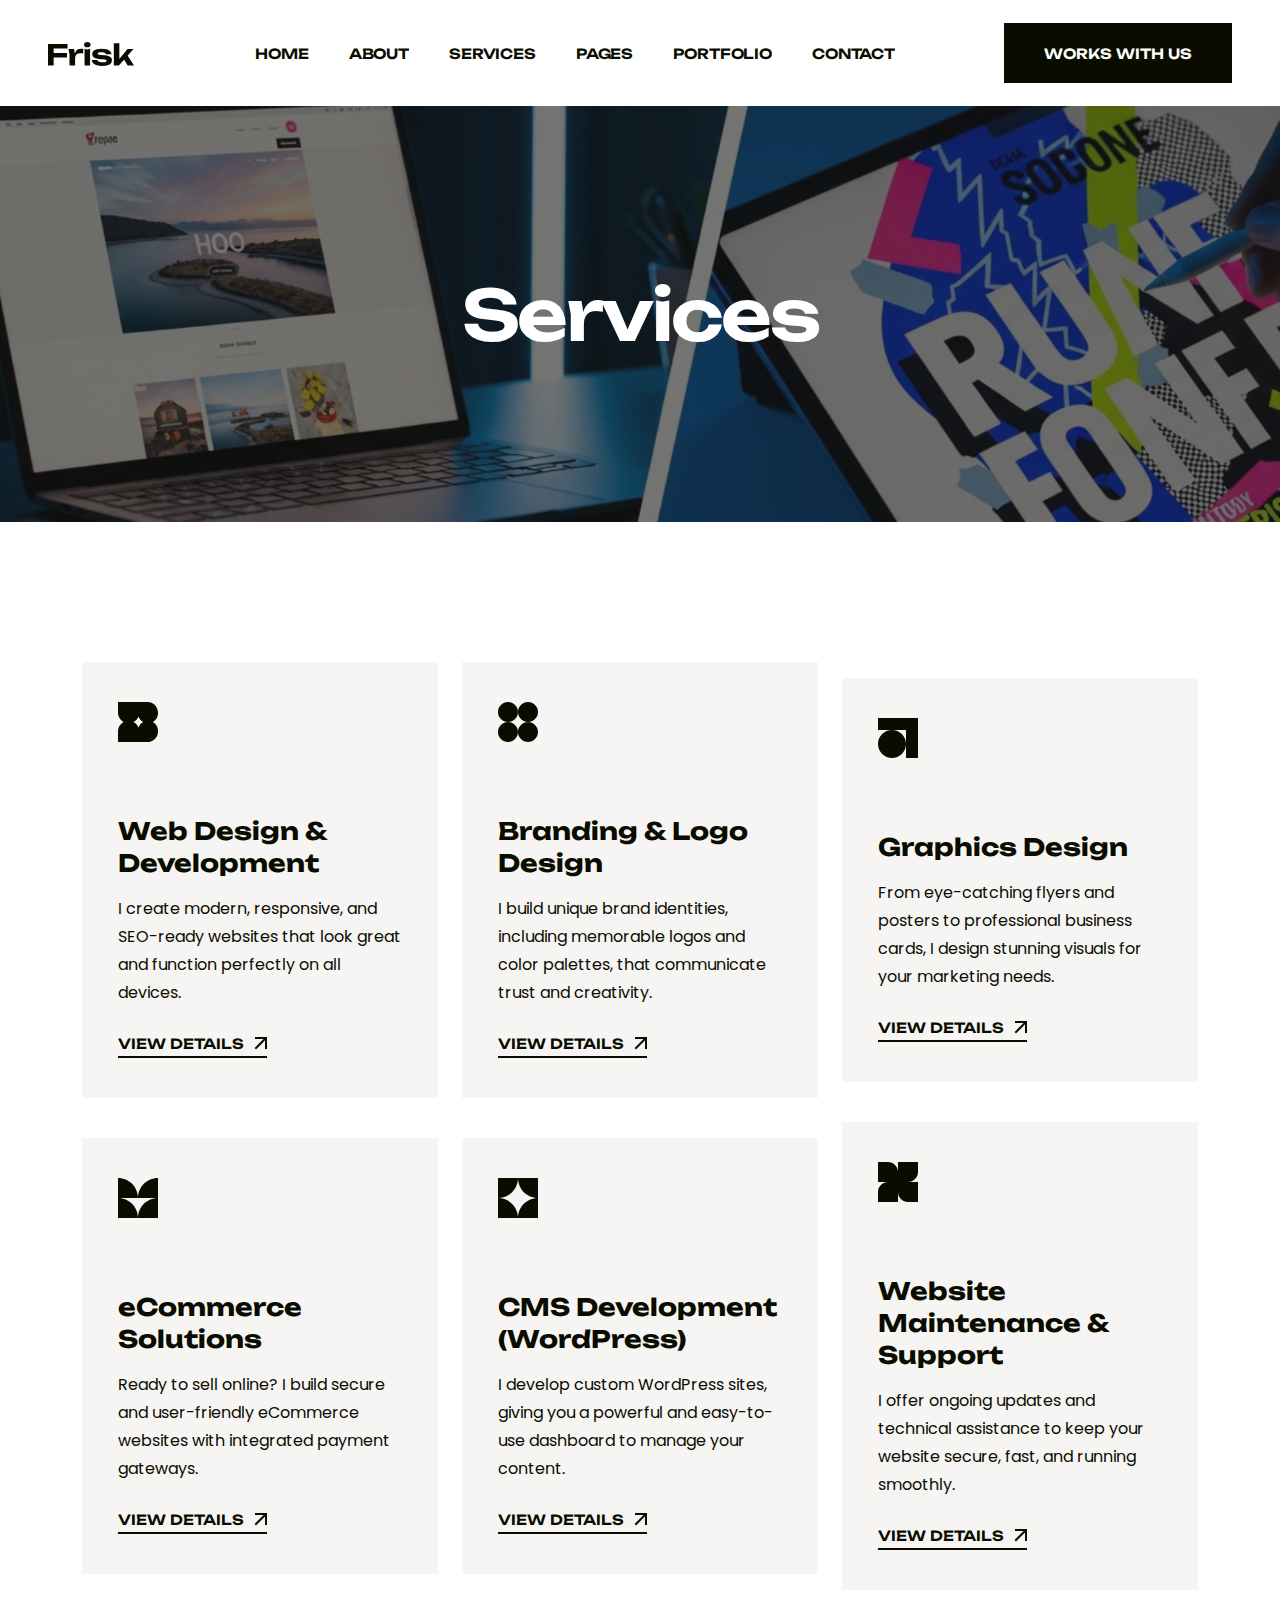
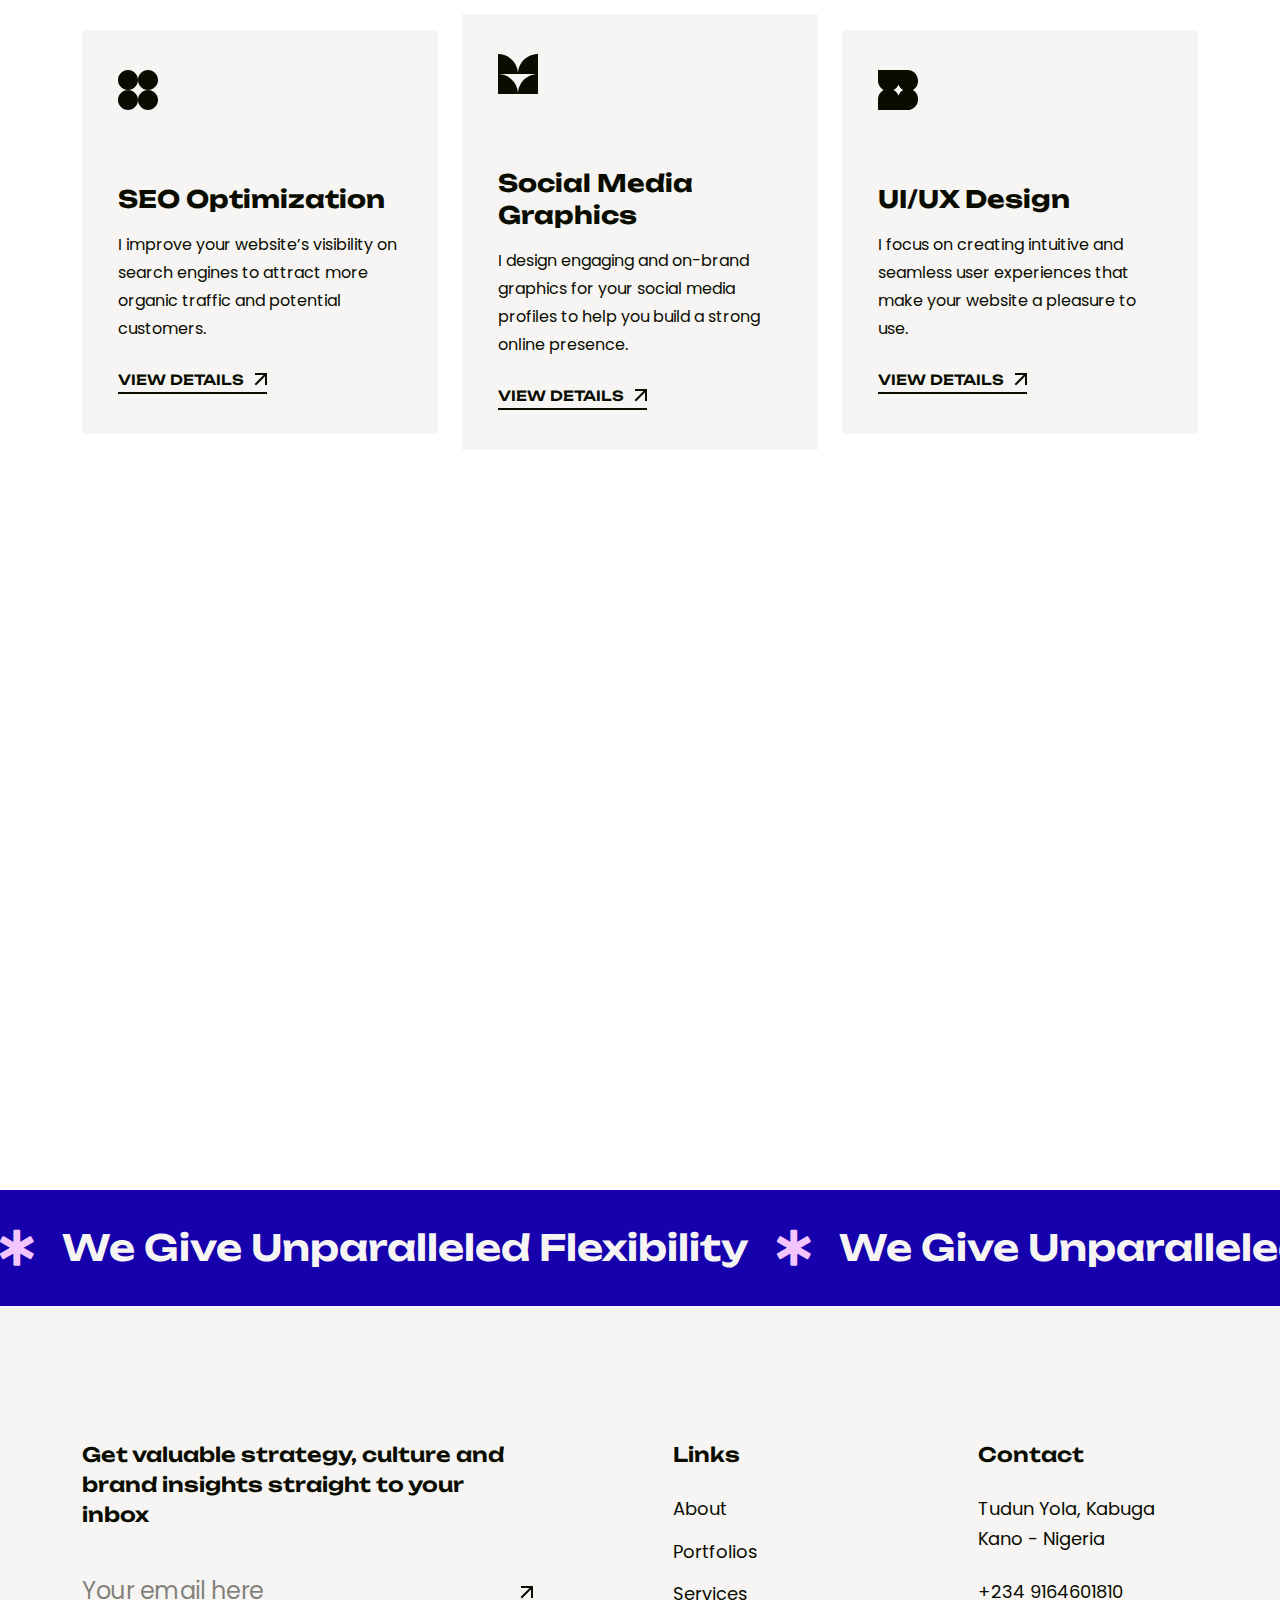
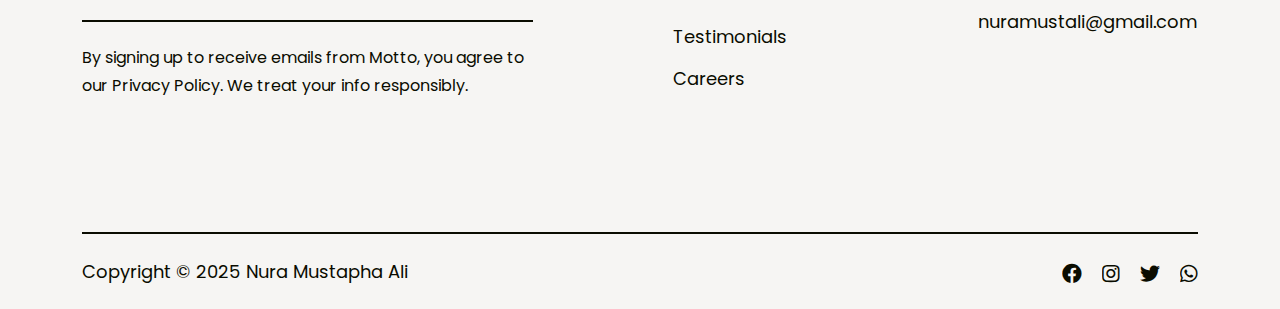
<file: service.html>
<!doctype html>
<html class="no-js" lang="zxx">

<head>
    <meta charset="utf-8">
    <meta http-equiv="x-ua-compatible" content="ie=edge">
   <title>Nura Mustapha Ali - A Web Designer and Graphics Designer From Kano State Nigeria.</title>
    <meta name="description" content="Nura Mustapha Ali - A Web Designer and Graphics Designer From Kano State Nigeria.">
    <meta name="keywords" content="Nura Mustapha Ali - A Web Designer and Graphics Designer From Kano State Nigeria.">
    <meta name="robots" content="INDEX,FOLLOW">

    <!-- Mobile Specific Metas -->
    <meta name="viewport" content="width=device-width, initial-scale=1, shrink-to-fit=no">

    <!-- Favicons - Place favicon.ico in the root directory -->
    <link rel="icon" type="image/png" sizes="32x32" href="assets/img/favicons/favicon.png">
    <meta name="msapplication-TileColor" content="#ffffff">
    <meta name="msapplication-TileImage" content="assets/img/favicons/ms-icon-144x144.png">
    <meta name="theme-color" content="#ffffff">

    <!--==============================
	  Google Fonts
	============================== -->
    <link rel="preconnect" href="https://fonts.googleapis.com">
    <link rel="preconnect" href="https://fonts.gstatic.com" crossorigin>
    <link href="https://fonts.googleapis.com/css2?family=Poppins:wght@300;400;500;600;700;800&family=Unbounded:wght@400;500;600;700&display=swap" rel="stylesheet">



    <!--==============================
	    All CSS File
	============================== -->
    <link rel="stylesheet" href="assets/css/bootstrap.min.css">
    <link rel="stylesheet" href="assets/css/all.min.css">
    <link rel="stylesheet" href="assets/css/magnific-popup.min.css">
    <link rel="stylesheet" href="assets/css/slick.min.css">
    <link rel="stylesheet" href="assets/css/animate.min.css">
    <link rel="stylesheet" href="assets/css/imageRevealHover.css">
    <!-- Theme Custom CSS -->
    <link rel="stylesheet" href="assets/css/style.css">

</head>

<body>
    <!--********************************
   		Code Start From Here
	******************************** -->




    <!--==============================
     Preloader
    ==============================-->
    <!-- <div class="preloader">
        <div class="preloader-inner">
            <span></span>
            <span></span>
            <span></span>
            <span></span>
        </div>
    </div> -->

    <div class="popup-search-box">
        <button class="searchClose"><img src="assets/img/icon/close.svg" alt="img"></button>
        <form action="#">
            <input type="text" placeholder="Search Here..">
            <button type="submit"><img src="assets/img/icon/search-white.svg" alt="img"></button>
        </form>
    </div>

    <div class="sidemenu-wrapper">
        <div class="sidemenu-content">
            <button class="closeButton sideMenuCls"><img src="assets/img/icon/close.svg" alt="icon"></button>
            <div class="widget footer-widget">
                <div class="widget-about">
                    <div class="footer-logo">
                        <a href="index.html"><img src="assets/img/logo-white.svg" alt="Ovation"></a>
                    </div>
                    <p class="about-text">Building Brands Throgh Designs & Digital Experience</p>
                     <div class="sidebar-wrap">
                        <h6>Tudun Yola, Kabuga</h6>
                        <h6>Kano, Nigeria</h6>
                    </div>
                    <div class="sidebar-wrap">
                        <h6><a href="tel:2349164601810">+234 9164601810 </a></h6>
                        <h6><a href="nuramustali@gmail.com">nuramustali@gmail.com</a></h6>
                    </div>
                    <div class="social-btn style3">
                        <a href="https://www.facebook.com/noorwebagency">
                            <span class="link-effect">
                                <span class="effect-1"><i class="fab fa-facebook"></i></span>
                                <span class="effect-1"><i class="fab fa-facebook"></i></span>
                            </span>
                        </a>
                        <a href="https://instagram.com/noorwebagency">
                            <span class="link-effect">
                                <span class="effect-1"><i class="fab fa-instagram"></i></span>
                                <span class="effect-1"><i class="fab fa-instagram"></i></span>
                            </span>
                        </a>
                        <a href="https://twitter.com/noorwebagency">
                            <span class="link-effect">
                                <span class="effect-1"><i class="fab fa-twitter"></i></span>
                                <span class="effect-1"><i class="fab fa-twitter"></i></span>
                            </span>
                        </a>
                        <a href="https://wa.me/2349164601810">
                            <span class="link-effect">
                                <span class="effect-1"><i class="fab fa-whatsapp"></i></span>
                                <span class="effect-1"><i class="fab fa-whatsapp"></i></span>
                            </span>
                        </a>
                    </div>
                </div>
            </div>
            <div class="d-flex justify-content-end">
                <a href="contact.html" class="chat-btn gsap-magnetic">Let's Work Together</a>
            </div>
        </div>
    </div>
    <!--==============================
    Mobile Menu
    ============================== -->
    <div class="mobile-menu-wrapper">
        <div class="mobile-menu-area">
            <button class="menu-toggle"><i class="fas fa-times"></i></button>
            <div class="mobile-logo">
                <a href="index.html"><img src="assets/img/logo.svg" alt="Ovation"></a>
            </div>
            <div class="mobile-menu">
                <ul>
                    <li> <a href="/">Home</a></li>
                    <li><a href="about.html">About Page</a></li>
                            <li><a href="service.html">Service Page</a></li>
                    <li class="menu-item-has-children">
                        <a href="#">Pages</a>
                        <ul class="sub-menu">
                            
                            <li><a href="pricing.html">Pricing Page</a></li>
                            <li><a href="faq.html">FAQ Page</a></li>
                        </ul>
                    </li>
                    <li><a href="project.html">Portfolio</a> </li>
    
                    <li> <a href="contact.html">Contact</a>
                    </li>
                </ul>
            </div>
            <div class="sidebar-wrap">
                <h6>Tudun Yola, Kabuga</h6>
                <h6>Kano, Nigeria</h6>
            </div>
            <div class="sidebar-wrap">
                <h6><a href="tel:2349164601810">+234 9164601810 </a></h6>
                <h6><a href="nuramustali@gmail.com">nuramustali@gmail.com</a></h6>
            </div>
            <div class="social-btn style3">
                <a href="https://www.facebook.com/noorwebagency">
                    <span class="link-effect">
                        <span class="effect-1"><i class="fab fa-facebook"></i></span>
                        <span class="effect-1"><i class="fab fa-facebook"></i></span>
                    </span>
                </a>
                <a href="https://instagram.com/noorwebagency">
                    <span class="link-effect">
                        <span class="effect-1"><i class="fab fa-instagram"></i></span>
                        <span class="effect-1"><i class="fab fa-instagram"></i></span>
                    </span>
                </a>
                <a href="https://twitter.com/noorwebagency">
                    <span class="link-effect">
                        <span class="effect-1"><i class="fab fa-twitter"></i></span>
                        <span class="effect-1"><i class="fab fa-twitter"></i></span>
                    </span>
                </a>
                <a href="https://wa.me/2349164601810">
                    <span class="link-effect">
                        <span class="effect-1"><i class="fab fa-whatsapp"></i></span>
                        <span class="effect-1"><i class="fab fa-whatsapp"></i></span>
                    </span>
                </a>
            </div>
        </div>
    </div>
    <!--==============================
	Header Area
    ==============================-->
    <header class="nav-header header-layout3">
        <div class="sticky-wrapper">
            <!-- Main Menu Area -->
            <div class="menu-area">
                <div class="container-fluid">
                    <div class="row align-items-center justify-content-between">
                        <div class="col-auto">
                            <div class="header-logo">
                                <a href="index.html"><img src="assets/img/logo.svg" alt="logo"></a>
                            </div>
                        </div>
                        <div class="col-auto ms-auto">
                            <nav class="main-menu d-none d-lg-inline-block">
                                <ul>
                                    <li class="active menu-item-has-children">
                                        <a href="/">
                                            <span class="link-effect">
                                                <span class="effect-1">HOME</span>
                                                <span class="effect-1">HOME</span>
                                            </span>
                                        </a>
                                    </li>
                                    <li>
                                        <a href="about.html">
                                            <span class="link-effect">
                                                <span class="effect-1">ABOUT</span>
                                                <span class="effect-1">ABOUT</span>
                                            </span>
                                        </a>
                                    </li>
                                     <li>
                                        <a href="service.html">
                                            <span class="link-effect">
                                                <span class="effect-1">SERVICES</span>
                                                <span class="effect-1">SERVICES</span>
                                            </span>
                                        </a>
                                    </li>
                                    <li class="menu-item-has-children">
                                        <a href="#">
                                            <span class="link-effect">
                                                <span class="effect-1">PAGES</span>
                                                <span class="effect-1">PAGES</span>
                                            </span>
                                        </a>
                                        <ul class="sub-menu">
                                            <li><a href="pricing.html">Pricing Page</a></li>
                                
                                            <li><a href="faq.html">FAQ Page</a></li>
                            
                                        </ul>
                                    </li>
                                    <li>
                                        <a href="project.html">
                                            <span class="link-effect">
                                                <span class="effect-1">PORTFOLIO</span>
                                                <span class="effect-1">PORTFOLIO</span>
                                            </span>
                                        </a>
                                          </li>
                                    
                                    <li>
                                        <a href="contact.html">
                                            <span class="link-effect">
                                                <span class="effect-1">CONTACT</span>
                                                <span class="effect-1">CONTACT</span>
                                            </span>
                                        </a>
                                    </li>
                                </ul>
                            </nav>
                            <div class="navbar-right d-inline-flex d-lg-none">
                                <button type="button" class="menu-toggle sidebar-btn">
                                    <span class="line"></span>
                                    <span class="line"></span>
                                    <span class="line"></span>
                                </button>
                            </div>
                        </div>
                        <div class="col-auto d-none d-lg-block">
                            <div class="header-button">
                                <a href="project.html" class="btn">
                                    <span class="link-effect">
                                        <span class="effect-1">WORKS WITH US</span>
                                        <span class="effect-1">WORKS WITH US</span>
                                    </span>
                                </a>
                            </div>
                        </div>
                    </div>
                </div>
            </div>
        </div>
    </header>

    <!--==============================
    Breadcumb
    ============================== -->
    <div class="breadcumb-wrapper " data-bg-src="assets/servicehero.png">
        <div class="container">
            <div class="breadcumb-content">
                <h1 class="breadcumb-title">Services</h1>
            </div>
        </div>
    </div>

    <!--==============================
    Feature Area
    ==============================-->
    <div class="feature-area-1 space">
        <div class="container">
            <div class="row gy-4 align-items-center justify-content-center">
                <div class="col-xl-4 col-md-6">
                    <div class="feature-card">
                        <div class="feature-card-icon">
                            <img src="assets/img/icon/feature-icon1-2.svg" alt="icon">
                        </div>
                        <h4 class="feature-card-title">
                            <a href="service-details.html">Web Design & Development</a>
                        </h4>
                        <p class="feature-card-text">I create modern, responsive, and SEO-ready websites that look great and function perfectly on all devices.</p>
                        <a href="service-details.html" class="link-btn">
                            <span class="link-effect">
                                <span class="effect-1">VIEW DETAILS</span>
                                <span class="effect-1">VIEW DETAILS</span>
                            </span>
                            <img src="assets/img/icon/arrow-left-top.svg" alt="icon">
                        </a>
                    </div>
                </div>
                <div class="col-xl-4 col-md-6">
                    <div class="feature-card">
                        <div class="feature-card-icon">
                            <img src="assets/img/icon/feature-icon1-1.svg" alt="icon">
                        </div>
                        <h4 class="feature-card-title">
                            <a href="service-details.html">Branding & Logo Design</a>
                        </h4>
                        <p class="feature-card-text">I build unique brand identities, including memorable logos and color palettes, that communicate trust and creativity.</p>
                        <a href="service-details.html" class="link-btn">
                            <span class="link-effect">
                                <span class="effect-1">VIEW DETAILS</span>
                                <span class="effect-1">VIEW DETAILS</span>
                            </span>
                            <img src="assets/img/icon/arrow-left-top.svg" alt="icon">
                        </a>
                    </div>
                </div>
                <div class="col-xl-4 col-md-6">
                    <div class="feature-card">
                        <div class="feature-card-icon">
                            <img src="assets/img/icon/feature-icon1-3.svg" alt="icon">
                        </div>
                        <h4 class="feature-card-title">
                            <a href="service-details.html">Graphics Design</a>
                        </h4>
                        <p class="feature-card-text">From eye-catching flyers and posters to professional business cards, I design stunning visuals for your marketing needs.</p>
                        <a href="service-details.html" class="link-btn">
                            <span class="link-effect">
                                <span class="effect-1">VIEW DETAILS</span>
                                <span class="effect-1">VIEW DETAILS</span>
                            </span>
                            <img src="assets/img/icon/arrow-left-top.svg" alt="icon">
                        </a>
                    </div>
                </div>
                <div class="col-xl-4 col-md-6">
                    <div class="feature-card">
                        <div class="feature-card-icon">
                            <img src="assets/img/icon/feature-icon1-4.svg" alt="icon">
                        </div>
                        <h4 class="feature-card-title">
                            <a href="service-details.html">eCommerce Solutions</a>
                        </h4>
                        <p class="feature-card-text">Ready to sell online? I build secure and user-friendly eCommerce websites with integrated payment gateways.</p>
                        <a href="service-details.html" class="link-btn">
                            <span class="link-effect">
                                <span class="effect-1">VIEW DETAILS</span>
                                <span class="effect-1">VIEW DETAILS</span>
                            </span>
                            <img src="assets/img/icon/arrow-left-top.svg" alt="icon">
                        </a>
                    </div>
                </div>
                <div class="col-xl-4 col-md-6">
                    <div class="feature-card">
                        <div class="feature-card-icon">
                            <img src="assets/img/icon/feature-icon1-5.svg" alt="icon">
                        </div>
                        <h4 class="feature-card-title">
                            <a href="service-details.html">CMS Development (WordPress)</a>
                        </h4>
                        <p class="feature-card-text">I develop custom WordPress sites, giving you a powerful and easy-to-use dashboard to manage your content.</p>
                        <a href="service-details.html" class="link-btn">
                            <span class="link-effect">
                                <span class="effect-1">VIEW DETAILS</span>
                                <span class="effect-1">VIEW DETAILS</span>
                            </span>
                            <img src="assets/img/icon/arrow-left-top.svg" alt="icon">
                        </a>
                    </div>
                </div>
                <div class="col-xl-4 col-md-6">
                    <div class="feature-card">
                        <div class="feature-card-icon">
                            <img src="assets/img/icon/feature-icon1-6.svg" alt="icon">
                        </div>
                        <h4 class="feature-card-title">
                            <a href="service-details.html">Website Maintenance & Support</a>
                        </h4>
                        <p class="feature-card-text">I offer ongoing updates and technical assistance to keep your website secure, fast, and running smoothly.</p>
                        <a href="service-details.html" class="link-btn">
                            <span class="link-effect">
                                <span class="effect-1">VIEW DETAILS</span>
                                <span class="effect-1">VIEW DETAILS</span>
                            </span>
                            <img src="assets/img/icon/arrow-left-top.svg" alt="icon">
                        </a>
                    </div>
                </div>
                <div class="col-xl-4 col-md-6">
                    <div class="feature-card">
                        <div class="feature-card-icon">
                            <img src="assets/img/icon/feature-icon1-1.svg" alt="icon">
                        </div>
                        <h4 class="feature-card-title">
                            <a href="service-details.html">SEO Optimization</a>
                        </h4>
                        <p class="feature-card-text">I improve your website’s visibility on search engines to attract more organic traffic and potential customers.</p>
                        <a href="service-details.html" class="link-btn">
                            <span class="link-effect">
                                <span class="effect-1">VIEW DETAILS</span>
                                <span class="effect-1">VIEW DETAILS</span>
                            </span>
                            <img src="assets/img/icon/arrow-left-top.svg" alt="icon">
                        </a>
                    </div>
                </div>
                <div class="col-xl-4 col-md-6">
                    <div class="feature-card">
                        <div class="feature-card-icon">
                            <img src="assets/img/icon/feature-icon1-4.svg" alt="icon">
                        </div>
                        <h4 class="feature-card-title">
                            <a href="service-details.html">Social Media Graphics</a>
                        </h4>
                        <p class="feature-card-text">I design engaging and on-brand graphics for your social media profiles to help you build a strong online presence.</p>
                        <a href="service-details.html" class="link-btn">
                            <span class="link-effect">
                                <span class="effect-1">VIEW DETAILS</span>
                                <span class="effect-1">VIEW DETAILS</span>
                            </span>
                            <img src="assets/img/icon/arrow-left-top.svg" alt="icon">
                        </a>
                    </div>
                </div>
                <div class="col-xl-4 col-md-6">
                    <div class="feature-card">
                        <div class="feature-card-icon">
                            <img src="assets/img/icon/feature-icon1-2.svg" alt="icon">
                        </div>
                        <h4 class="feature-card-title">
                            <a href="service-details.html">UI/UX Design</a>
                        </h4>
                        <p class="feature-card-text">I focus on creating intuitive and seamless user experiences that make your website a pleasure to use.</p>
                        <a href="service-details.html" class="link-btn">
                            <span class="link-effect">
                                <span class="effect-1">VIEW DETAILS</span>
                                <span class="effect-1">VIEW DETAILS</span>
                            </span>
                            <img src="assets/img/icon/arrow-left-top.svg" alt="icon">
                        </a>
                    </div>
                </div>
            </div>
        </div>
    </div>

    <!--==============================
    Video Area
    ==============================-->
    <div class="video-area-1 overflow-hidden">
        <div class="container-fluid p-0">
            <div class="row">
                <div class="col-lg-12">
                    <div class="video-wrap">
                        <div class="jarallax" data-bg-src="assets/img/normal/video_2-1.jpg">
                        </div>
                        <a href="https://www.youtube.com/watch?v=vvNwlRLjLkU" class="play-btn popup-video background-image">
                        </a>
                    </div>
                </div>
            </div>
        </div>
    </div>

    <!--==============================
    Marquee Area
    ==============================-->
    <div class="container-fluid p-0 overflow-hidden">
        <div class="slider__marquee clearfix marquee-wrap">
            <div class="marquee_mode marquee__group">
                <h6 class="item m-item"><a href="#"><i class="fas fa-star-of-life"></i> We Give Unparalleled Flexibility</a></h6>
                <h6 class="item m-item"><a href="#"><i class="fas fa-star-of-life"></i> We Give Unparalleled Flexibility</a></h6>
                <h6 class="item m-item"><a href="#"><i class="fas fa-star-of-life"></i> We Give Unparalleled Flexibility</a></h6>
                <h6 class="item m-item"><a href="#"><i class="fas fa-star-of-life"></i> We Give Unparalleled Flexibility</a></h6>
            </div>
        </div>
    </div>

    <!--==============================
        Footer Area
    ==============================-->
    <footer class="footer-wrapper footer-layout2 overflow-hidden">
        <div class="container">
            <div class="widget-area space-top">
                <div class="row justify-content-between">
                    <div class="col-md-6 col-xl-5 col-lg-6">
                        <div class="widget widget-newsletter footer-widget">
                            <h3 class="widget_title">Get valuable strategy, culture and brand insights straight to your inbox</h3>
                            <form class="newsletter-form">
                                <div class="form-group">
                                    <input class="form-control" type="email" placeholder="Your email here" required="">
                                </div>
                                <button type="submit" class="btn"><img src="assets/img/icon/arrow-left-top.svg" alt=""></button>
                            </form>
                            <p>By signing up to receive emails from Motto, you agree to our Privacy Policy. We treat your info responsibly.</p>
                        </div>
                    </div>
                    <div class="col-md-3 col-xl-2 col-lg-3">
                        <div class="widget widget_nav_menu footer-widget">
                            <h3 class="widget_title">Links</h3>
                            <div class="menu-all-pages-container list-column2">
                                <ul class="menu">
                                    <li><a href="about.html"> About</a></li>
                                    <li><a href="project.html">Portfolios</a></li>
                                    <li><a href="service.html">Services</a></li>
                                    <li><a href="contact.html">Testimonials</a></li>
                                    <li><a href="project.html">Careers</a></li>
                                </ul>
                            </div>
                        </div>
                    </div>
                    <div class="col-md-6 col-xl-auto col-lg-4">
                        <div class="widget footer-widget widget-contact">
                            <h3 class="widget_title">Contact</h3>
                            <ul class="contact-info-list">
                                <li>Tudun Yola, Kabuga <br> Kano - Nigeria</li>
                                <li>
                                    <a href="tel:1800123654987">+234 9164601810</a>
                                    <a href="mailto:nuramustali@gmail.com">nuramustali@gmail.com</a>
                                </li>
                            </ul>
                        </div>
                    </div>
                </div>
            </div>
        </div>
        <div class="container">
            <div class="copyright-wrap">
                <div class="row gy-3 justify-content-between align-items-center">
                    <div class="col-md-6">
                        <p class="copyright-text">Copyright © 2025
                            <a href="https://wa.me/2349164601810">Nura Mustapha Ali</a>
                        </p>

                    </div>
                    <div class="col-md-6 align-self-center">
                        <div class="social-btn style3 justify-content-md-end">
                            <a href="https://www.facebook.com/noorwebagency">
                                <span class="link-effect">
                                    <span class="effect-1"><i class="fab fa-facebook"></i></span>
                                    <span class="effect-1"><i class="fab fa-facebook"></i></span>
                                </span>
                            </a>
                            <a href="https://instagram.com/noorwebagency">
                                <span class="link-effect">
                                    <span class="effect-1"><i class="fab fa-instagram"></i></span>
                                    <span class="effect-1"><i class="fab fa-instagram"></i></span>
                                </span>
                            </a>
                            <a href="https://twitter.com/noorwebagency">
                                <span class="link-effect">
                                    <span class="effect-1"><i class="fab fa-twitter"></i></span>
                                    <span class="effect-1"><i class="fab fa-twitter"></i></span>
                                </span>
                            </a>
                            <a href="https://wa.me/2349164601810">
                                <span class="link-effect">
                                    <span class="effect-1"><i class="fab fa-whatsapp"></i></span>
                                    <span class="effect-1"><i class="fab fa-whatsapp"></i></span>
                                </span>
                            </a>
                        </div>
                    </div>
                </div>
            </div>
        </div>
    </footer>

    <!--********************************
			Code End  Here
	******************************** -->

    <!-- Scroll To Top -->
    <div class="scroll-top">
        <svg class="progress-circle svg-content" width="100%" height="100%" viewBox="-1 -1 102 102">
            <path d="M50,1 a49,49 0 0,1 0,98 a49,49 0 0,1 0,-98" style="transition: stroke-dashoffset 10ms linear 0s; stroke-dasharray: 307.919, 307.919; stroke-dashoffset: 307.919;"></path>
        </svg>
    </div>


    <!-- Jquery -->
    <script src="assets/js/vendor/jquery-3.6.0.min.js"></script>
    <script src="assets/js/slick.min.js"></script>
    <script src="assets/js/bootstrap.min.js"></script>
    <script src="assets/js/jquery.magnific-popup.min.js"></script>
    <script src="assets/js/jquery.counterup.min.js"></script>
    <script src="assets/js/imagesloaded.pkgd.min.js"></script>
    <script src="assets/js/isotope.pkgd.min.js"></script>
    <script src="assets/js/gsap.min.js"></script>

    <script src="assets/js/twinmax.js"></script>
    <script src="assets/js/imageRevealHover.js"></script>
    <script src="assets/js/jarallax.min.js"></script>
    <script src="assets/js/jquery.marquee.min.js"></script>
    <script src="assets/js/jquery-ui.min.js"></script>
    <script src="assets/js/waypoints.js"></script>
    <script src="assets/js/wow.js"></script>

    <!-- Main Js File -->
    <script src="assets/js/main.js"></script>
</body>

</html>
</file>
<file: assets/css/imageRevealHover.css>
.tg-img-reveal[data-fx="1"]::after,
.tg-img-reveal[data-fx="2"]::after {
	content: '';
	z-index: -1;
	width: 100%;
	bottom: 0.25rem;
	left: 0;
	position: absolute;
	height: 2px;
	background: currentColor;
	transform: scale3d(0,1,1);
	transform-origin: 0% 50%;
	transition: transform 0.2s cubic-bezier(0.390, 0.575, 0.565, 1.000);
	text-align: center;
}
.tg-img-reveal[data-fx="1"]::after,
.tg-img-reveal[data-fx="2"]::after {
	bottom: 0;
}
.tg-img-reveal[data-fx="1"]:hover::after,
.tg-img-reveal[data-fx="2"]:hover::after {
	transform: scale3d(1,1,1)
}
.tg-img-reveal[data-fx="6"]::after {
	content: '';
	z-index: -1;
	width: 100%;
	bottom: 0.25rem;
	left: 0;
	position: absolute;
	height: 2px;
	background: currentColor;
	transform: scale3d(0,1,1);
	transform-origin: 100% 50%;
	transition: transform 0.7s cubic-bezier(0.860, 0.000, 0.070, 1.000);
}
.tg-img-reveal[data-fx="6"]::after {
	bottom: 0;
}
.tg-img-reveal[data-fx="6"]:hover::after {
	transform: scale3d(1,1,1)
}
.tg-img-reveal[data-fx="14"]::after {
	content: '';
	z-index: -1;
	width: 100%;
	bottom: 0.25rem;
	left: 0;
	position: absolute;
	height: 2px;
	background: currentColor;
	transform: scale3d(0,1,1);
	transform-origin: 0% 50%;
}
.tg-img-reveal[data-fx="14"]::after {
	bottom: 0;
}
.tg-img-reveal[data-fx="14"]:hover::after {
	animation: loop 0.5s infinite;
}
@keyframes loop {
	0% { transform-origin: 0% 50%; transform: scale3d(0,1,1); }
	50% { transform-origin: 0% 50%; transform: scale3d(1,1,1); }
	51% { transform-origin: 100% 50%; }
	100% { transform-origin: 100% 50%; transform: scale3d(0,1,1); }
}
.tg-img-reveal-wrapper {
	position: fixed;
	width: 328px;
	height: 400px;
	top: 0;
	left: 0;
	pointer-events: none;
	opacity: 0;
	z-index: 9;
}
.tg-img-reveal-wrapper__inner,
.tg-img-reveal-wrapper__img {
	width: 100%;
	height: 100%;
	position: relative;
}
.tg-img-reveal-wrapper__deco {
	width: 100%;
	height: 100%;
	position: absolute;
	top: 0;
	left: 0;
	background-color: #181314;
}
.tg-img-reveal-wrapper__img {
	background-size: cover;
	background-position: 50% 50%;
}
.test-2 {
    padding: 50px;
    background-color: #292930;
}
.tg-hover-wrapper {
    display: inline-block;
    background: transparent;
    padding: 35px 30px;
    text-align: center;
}
.tg-hover-wrapper .tgbanner__content-meta {
    margin: 0 0 6px;
    justify-content: center;
	display: none;
}
.tg-hover-wrapper .tg-hover-title {
    margin: 0 0;
    font-size: 20px;
    line-height: 1.4;
}
</file>
<file: assets/css/style.css>
/*=================================
    CSS Index Here
==================================*/
/*

01. Theme Base
    1.1. Mixin
    1.2. Function
    1.3. Variable
    1.4. Typography
    1.5. Extend
    1.7. Wordpress Default
02. Reset
    2.1. Container
    2.2. Grid
    2.3. Input
    2.4. Slick Slider
    2.5. Mobile Menu
03. Utilities
    3.1. Preloader
    3.2. Buttons
    3.3. Titles
    3.4. Common
    3.6. Font
    3.7. Background
    3.8. Text Color
    3.9. Overlay
    3.10. Animation

04. Template Style
    4.1. Widget
    4.2. Header
    4.3. Footer
    4.4. Breadcumb
    4.5. Pagination
    4.6. Blog
    4.7. Comments
    4.8. Hero Area
    4.9. Error    
    4.00. Popup Search
    4.00. Popup Side Menu
    4.00. Wocommerce
    4.00. Subscribe
    4.00. Cart
    4.00. Checkout
    4.00. Wishlist
    4.00. Contact
    4.00. About
    4.00. Team
    4.00. Testimonial
    4.00. Counter
    4.00. Client
    4.00. Simple Sections
    4.00. Video
    4.00. Category
    4.00. Faq
    4.00. feature
    4.00. CTA
    4.00. Service
    4.00. Pricing
    4.00. Why choose Us
    4.00. Project
    4.00. Event
    4.00. Gallery
    4.00. Schedule

05. Spacing

*/
/*=================================
    CSS Index End
==================================*/
/*=================================
   01. Theme Base
==================================*/
/*------------------- 1.1. Mixin -------------------*/
/*------------------- 1.2. Function -------------------*/
/*------------------- 1.3. Variable-------------------*/
:root {
  --theme-color: #f3c5ff;
  --title-color: #0A0C00;
  --body-color: #0A0C00;
  --smoke-color: #F6F5F3;
  --smoke-color2: #FFF4EF;
  --smoke-color3: #F5F5F6;
  --smoke-color4: #F4F4F4;
  --smoke-color5: #F0F2F4;
  --black-color: #202020;
  --gray-color: #131312;
  --white-color: #ffffff;
  --light-color: #9fa2ad;
  --yellow-color: #FFB539;
  --success-color: #28a745;
  --error-color: #dc3545;
  --border-color: #E3E3E3;
  --title-font: "Unbounded", sans-serif;
  --body-font: "Poppins", sans-serif;
  --icon-font: "Font Awesome 5 Free";
  --main-container: 1296px;
  --container-gutters: 24px;
  --section-space: 140px;
  --section-space-mobile: 80px;
  --section-title-space: 65px;
  --ripple-ani-duration: 5s;
}

/*------------------- 1.5. Typography -------------------*/
html,
body {
  scroll-behavior: smooth !important;
}

body {
  font-family: var(--body-font);
  font-size: 16px;
  font-weight: 400;
  color: var(--body-color);
  line-height: 26px;
  overflow-x: hidden;
  -webkit-font-smoothing: antialiased;
}

iframe {
  border: none;
  width: 100%;
}

.slick-slide:focus,
button:focus,
a:focus,
a:active,
input,
input:hover,
input:focus,
input:active,
textarea,
textarea:hover,
textarea:focus,
textarea:active {
  outline: none;
}

input:focus {
  outline: none;
  box-shadow: none;
}

img:not([draggable]),
embed,
object,
video {
  max-width: 100%;
  height: auto;
}

ul {
  list-style-type: disc;
}

ol {
  list-style-type: decimal;
}

table {
  margin: 0 0 1.5em;
  width: 100%;
  border-collapse: collapse;
  border-spacing: 0;
  border: 1px solid var(--border-color);
}

th {
  font-weight: 700;
  color: var(--title-color);
}

td,
th {
  border: 1px solid var(--border-color);
  padding: 9px 12px;
}

a {
  color: var(--theme-color);
  text-decoration: none;
  outline: 0;
  transition: all ease 0.4s;
}
a:hover {
  color: var(--title-color);
}
a:active, a:focus, a:hover, a:visited {
  text-decoration: none;
  outline: 0;
}

button {
  transition: all ease 0.4s;
}

img {
  border: none;
  max-width: 100%;
}

ins {
  text-decoration: none;
}

pre {
  font-family: var(--body-font);
  background: #f5f5f5;
  color: #666;
  font-size: 14px;
  margin: 20px 0;
  overflow: auto;
  padding: 20px;
  white-space: pre-wrap;
  word-wrap: break-word;
}

span.ajax-loader:empty,
p:empty {
  display: none;
}

p {
  font-family: var(--body-font);
  margin: 0 0 18px 0;
  color: var(--body-color);
  line-height: 1.75;
}

h1 a,
h2 a,
h3 a,
h4 a,
h5 a,
h6 a,
p a,
span a {
  font-size: inherit;
  font-family: inherit;
  font-weight: inherit;
  line-height: inherit;
}

.h1,
h1,
.h2,
h2,
.h3,
h3,
.h4,
h4,
.h5,
h5,
.h6,
h6 {
  font-family: var(--title-font);
  color: var(--title-color);
  text-transform: none;
  font-weight: 700;
  line-height: 1.4;
  margin: 0 0 15px 0;
}

.h1,
h1 {
  font-size: 100px;
  line-height: 1.167;
}

.h2,
h2 {
  font-size: 60px;
  line-height: 1.133;
}

.h3,
h3 {
  font-size: 36px;
  line-height: 1.278;
}

.h4,
h4 {
  font-size: 24px;
  line-height: 1.333;
}

.h5,
h5 {
  font-size: 20px;
  line-height: 1.417;
}

.h6,
h6 {
  font-size: 18px;
  line-height: 1.5;
}

/* Medium Large devices */
@media (max-width: 1399px) {
  .h1,
  h1 {
    font-size: 48px;
  }
}
/* Large devices */
@media (max-width: 1199px) {
  .h1,
  h1 {
    font-size: 44px;
    line-height: 1.3;
  }
  .h2,
  h2 {
    font-size: 40px;
    line-height: 1.25;
  }
  .h3,
  h3 {
    font-size: 30px;
  }
  .h4,
  h4 {
    font-size: 24px;
  }
  .h5,
  h5 {
    font-size: 20px;
  }
  .h6,
  h6 {
    font-size: 16px;
  }
}
/* Small devices */
@media (max-width: 767px) {
  .h1,
  h1 {
    font-size: 40px;
  }
  .h2,
  h2 {
    font-size: 34px;
    line-height: 1.3;
  }
  .h3,
  h3 {
    font-size: 26px;
  }
  .h4,
  h4 {
    font-size: 22px;
  }
  .h5,
  h5 {
    font-size: 18px;
  }
  .h6,
  h6 {
    font-size: 16px;
  }
}
/* Extra small devices */
@media (max-width: 575px) {
  .h1,
  h1 {
    font-size: 34px;
    line-height: 1.35;
  }
  .h2,
  h2 {
    font-size: 30px;
  }
}
/* Extra small devices */
@media (max-width: 375px) {
  .h1,
  h1 {
    font-size: 32px;
  }
}
/*------------------- 1.6. Extend -------------------*/
/*=================================
    02. Reset
==================================*/
/*------------------- 2.1. Container -------------------*/
/* Medium Large devices */
@media (max-width: 1399px) {
  :root {
    --main-container: 1250px;
  }
}
.container2 {
  max-width: 1330px;
  margin: auto;
}

@media (min-width: 1400px) {
  .container, .container-lg, .container-md, .container-sm, .container-xl, .container-xxl {
    max-width: calc(var(--main-container) + var(--container-gutters));
  }
  .container2 {
    max-width: 1330px;
  }
}
@media only screen and (min-width: 1300px) {
  .container2.px-0,
  .container-xxl.px-0,
  .container-xl.px-0,
  .container-lg.px-0,
  .container-md.px-0,
  .container-sm.px-0,
  .container.px-0 {
    max-width: var(--main-container);
  }
  .container2 {
    max-width: 1330px;
  }
}
/* Medium Large devices */
@media (max-width: 1399px) {
  .container2 {
    max-width: 1140px;
  }
}
/* Large devices */
@media (max-width: 1199px) {
  .container2 {
    max-width: 960px;
  }
}
/* Medium devices */
@media (max-width: 991px) {
  .container2 {
    max-width: 720px;
  }
}
/* Small devices */
@media (max-width: 767px) {
  .container2 {
    max-width: 540px;
  }
}
@media only screen and (max-width: 1600px) {
  .container-fluid.px-0 {
    padding-left: 15px !important;
    padding-right: 15px !important;
  }
  .container-fluid.px-0 .row {
    margin-left: 0 !important;
    margin-right: 0 !important;
  }
}
/* Large devices */
@media (max-width: 1199px) {
  .container2 {
    padding-left: 15px !important;
    padding-right: 15px !important;
  }
}
/*------------------- 2.2. Grid -------------------*/
.slick-track > [class*=col] {
  flex-shrink: 0;
  width: 100%;
  max-width: 100%;
  padding-right: calc(var(--bs-gutter-x) / 2);
  padding-left: calc(var(--bs-gutter-x) / 2);
  margin-top: var(--bs-gutter-y);
}

.gy-20 {
  --bs-gutter-y: 20px;
}

.gy-30 {
  --bs-gutter-y: 30px;
}

.gy-40 {
  --bs-gutter-y: 40px;
}

.gy-50 {
  --bs-gutter-y: 50px;
}

.gy-60 {
  --bs-gutter-y: 60px;
}

.gy-80 {
  --bs-gutter-y: 80px;
}

.gx-10 {
  --bs-gutter-x: 10px;
}

.gx-20 {
  --bs-gutter-x: 20px;
}

.gx-60 {
  --bs-gutter-x: 60px;
  /* Medium Large devices */
  /* Extra small devices */
}
@media (max-width: 1399px) {
  .gx-60 {
    --bs-gutter-x: 40px;
  }
}
@media (max-width: 575px) {
  .gx-60 {
    --bs-gutter-x: 1.5rem;
  }
}

.gx-90 {
  --bs-gutter-x: 90px;
  /* Medium Large devices */
}
@media (max-width: 1399px) {
  .gx-90 {
    --bs-gutter-x: 24px;
  }
}

@media (min-width: 1399px) {
  .gx-30 {
    --bs-gutter-x: 30px;
  }
  .gx-25 {
    --bs-gutter-x: 25px;
  }
  .gx-40 {
    --bs-gutter-x: 40px;
  }
}
/* Large devices */
@media (max-width: 1199px) {
  .gy-80 {
    --bs-gutter-y: 40px;
  }
}
/* Medium devices */
@media (max-width: 991px) {
  .gy-50 {
    --bs-gutter-y: 40px;
  }
}
/*------------------- 2.3. Input -------------------*/
select,
.single-select,
.form-control,
.form-select,
textarea,
input {
  height: 55px;
  padding: 0 30px;
  border: 1px solid transparent;
  color: var(--body-color);
  background-color: transparent;
  font-size: 16px;
  font-weight: 300;
  width: 100%;
  font-family: var(--body-font);
  transition: 0.4s ease-in-out;
  padding-right: 45px;
  border-radius: 5px;
}
select:focus,
.single-select:focus,
.form-control:focus,
.form-select:focus,
textarea:focus,
input:focus {
  outline: 0;
  box-shadow: none;
  border-color: transparent;
  background-color: transparent;
}
select::-moz-placeholder,
.single-select::-moz-placeholder,
.form-control::-moz-placeholder,
.form-select::-moz-placeholder,
textarea::-moz-placeholder,
input::-moz-placeholder {
  color: var(--body-color);
}
select::-webkit-input-placeholder,
.single-select::-webkit-input-placeholder,
.form-control::-webkit-input-placeholder,
.form-select::-webkit-input-placeholder,
textarea::-webkit-input-placeholder,
input::-webkit-input-placeholder {
  color: var(--body-color);
}
select:-ms-input-placeholder,
.single-select:-ms-input-placeholder,
.form-control:-ms-input-placeholder,
.form-select:-ms-input-placeholder,
textarea:-ms-input-placeholder,
input:-ms-input-placeholder {
  color: var(--body-color);
}
select::placeholder,
.single-select::placeholder,
.form-control::placeholder,
.form-select::placeholder,
textarea::placeholder,
input::placeholder {
  color: var(--body-color);
}
select.style2,
.single-select.style2,
.form-control.style2,
.form-select.style2,
textarea.style2,
input.style2 {
  height: auto;
  border: none;
  padding: 14.5px 30px;
  background-color: transparent;
  line-height: initial;
}
select.style2 option,
.single-select.style2 option,
.form-control.style2 option,
.form-select.style2 option,
textarea.style2 option,
input.style2 option {
  background-color: var(--title-color);
  color: var(--body-color);
  padding: 2px 15px;
}
select.style2::-moz-placeholder,
.single-select.style2::-moz-placeholder,
.form-control.style2::-moz-placeholder,
.form-select.style2::-moz-placeholder,
textarea.style2::-moz-placeholder,
input.style2::-moz-placeholder {
  color: var(--body-color);
}
select.style2::-webkit-input-placeholder,
.single-select.style2::-webkit-input-placeholder,
.form-control.style2::-webkit-input-placeholder,
.form-select.style2::-webkit-input-placeholder,
textarea.style2::-webkit-input-placeholder,
input.style2::-webkit-input-placeholder {
  color: var(--body-color);
}
select.style2:-ms-input-placeholder,
.single-select.style2:-ms-input-placeholder,
.form-control.style2:-ms-input-placeholder,
.form-select.style2:-ms-input-placeholder,
textarea.style2:-ms-input-placeholder,
input.style2:-ms-input-placeholder {
  color: var(--body-color);
}
select.style2::placeholder,
.single-select.style2::placeholder,
.form-control.style2::placeholder,
.form-select.style2::placeholder,
textarea.style2::placeholder,
input.style2::placeholder {
  color: var(--body-color);
}
select.style-white,
.single-select.style-white,
.form-control.style-white,
.form-select.style-white,
textarea.style-white,
input.style-white {
  background: var(--white-color);
}
select.style-border,
.single-select.style-border,
.form-control.style-border,
.form-select.style-border,
textarea.style-border,
input.style-border {
  background: transparent;
  border-bottom: 2px solid var(--title-color);
  border-radius: 0;
  color: var(--title-color);
  font-size: 18px;
  font-weight: 400;
  padding: 0;
}
select.style-border::placeholder,
.single-select.style-border::placeholder,
.form-control.style-border::placeholder,
.form-select.style-border::placeholder,
textarea.style-border::placeholder,
input.style-border::placeholder {
  color: var(--title-color);
}
select.style-border2,
.single-select.style-border2,
.form-control.style-border2,
.form-select.style-border2,
textarea.style-border2,
input.style-border2 {
  background: transparent;
  border: 1px solid #E8E8E8;
  border-radius: 0;
  color: var(--title-color);
}
select.style3,
.single-select.style3,
.form-control.style3,
.form-select.style3,
textarea.style3,
input.style3 {
  background: var(--smoke-color3);
}

.form-text {
  font-size: 16px;
}
.form-text a {
  color: var(--title-color);
  font-weight: 500;
}

.single-select,
.form-select,
select {
  display: block;
  width: 100%;
  line-height: 60px;
  cursor: pointer;
  background-image: url("data:image/svg+xml;charset=utf-8,%3Csvg xmlns='http://www.w3.org/2000/svg' viewBox='0 0 16 16'%3E%3Cpath fill='none' stroke='%23343a40' stroke-linecap='round' stroke-linejoin='round' stroke-width='2' d='M2 5l6 6 6-6'/%3E%3C/svg%3E");
  background-position: right 26px center;
  background-repeat: no-repeat;
  background-size: 16px 12px;
  -webkit-appearance: none;
  -moz-appearance: none;
  appearance: none;
}
.single-select:after,
.form-select:after,
select:after {
  right: 30px;
  height: 8px;
  width: 8px;
}
.single-select .list,
.form-select .list,
select .list {
  width: 100%;
}

textarea.form-control,
textarea {
  min-height: 100px;
  padding-top: 16px;
  padding-bottom: 17px;
}
textarea.form-control.style2,
textarea.style2 {
  min-height: 200px;
}
textarea.form-control.style-border,
textarea.style-border {
  padding-top: 12px;
}

.form-group {
  margin-bottom: 20px;
  position: relative;
}
.form-group > i {
  display: inline-block;
  position: absolute;
  right: 25px;
  top: 21px;
  font-size: 16px;
  color: var(--body-color);
}
.form-group > i.fa-envelope {
  padding-top: 1px;
}
.form-group > i.fa-comment {
  margin-top: -2px;
}
.form-group > i.fa-chevron-down {
  width: 17px;
  background-color: var(--smoke-color);
}
.form-group.form-icon-left > i {
  display: inline-block;
  position: absolute;
  left: 25px;
  right: auto;
  top: 20px;
  font-size: 16px;
  color: var(--body-color);
  line-height: 1;
}
.form-group.form-icon-left > i.fa-envelope {
  padding-top: 0px;
}
.form-group.form-icon-left > i.fa-comment {
  margin-top: -2px;
}
.form-group.form-icon-left > i.fa-chevron-down {
  width: 17px;
  background-color: var(--smoke-color);
}
.form-group.form-icon-left input {
  padding: 0 30px 0 55px;
}
.form-group.has-label > i {
  top: 50px;
}
.form-group.has-icon .form-control {
  padding-left: 70px;
}
.form-group.has-icon .input-icon {
  display: inline-block;
  position: absolute;
  left: 40px;
  top: 18px;
  font-size: 16px;
  color: var(--body-color);
}
.form-group.has-icon .input-icon:hover {
  color: var(--theme-color);
}
.form-group.radius-group input {
  border-radius: 100px;
}
.form-group.style-2 .form-control {
  padding: 0 30px 0 55px;
}
.form-group.style-2 textarea.form-control {
  padding: 16px 30px 30px 55px;
}
.form-group.style-3 .form-control {
  padding: 0 60px 0 30px;
}
.form-group.style-4 i {
  color: var(--theme-color);
}
.form-group.style-4 .form-control {
  padding: 0 30px 0 60px;
  border: 1px solid #E3E1DC;
  height: 60px;
  line-height: 60px;
  color: var(--body-color);
}
.form-group.style-4 .form-control::placeholder {
  color: var(--body-color);
  font-size: 14px;
  font-weight: 300;
}
.form-group.style-4 textarea.form-control {
  line-height: normal;
  padding: 15px 30px 30px 60px;
}

input[type=date] {
  padding: 0 25px 0 25px;
  position: relative;
}

input[type=date]::-webkit-calendar-picker-indicator {
  background: transparent;
  position: absolute;
  left: 0px;
  height: 100%;
  width: 100%;
  z-index: 1;
  cursor: pointer;
}

[class*=col-].form-group > i {
  right: calc(var(--bs-gutter-x) / 2 + 25px);
}
[class*=col-].form-group .form-icon-left {
  left: calc(var(--bs-gutter-x) / 2 + 30px);
  right: auto;
}

option:checked, option:focus, option:hover {
  background-color: var(--theme-color);
  color: var(--white-color);
}

input::-webkit-outer-spin-button,
input::-webkit-inner-spin-button {
  -webkit-appearance: none;
  margin: 0;
}

/* Firefox */
input[type=number] {
  -moz-appearance: textfield;
}

input[type=checkbox] {
  visibility: hidden;
  opacity: 0;
  display: inline-block;
  vertical-align: middle;
  width: 0;
  height: 0;
  display: none;
  border-radius: 10px;
}
input[type=checkbox]:checked ~ label:before {
  content: "\f00c";
  color: var(--white-color);
  background-color: var(--theme-color);
  border-color: var(--theme-color);
}
input[type=checkbox] ~ label {
  position: relative;
  padding-left: 30px;
  cursor: pointer;
  display: block;
}
input[type=checkbox] ~ label:before {
  content: "";
  font-family: var(--icon-font);
  font-weight: 700;
  position: absolute;
  left: 0px;
  top: 3.5px;
  background-color: var(--white-color);
  border: 1px solid var(--theme-color);
  height: 18px;
  width: 18px;
  line-height: 18px;
  text-align: center;
  font-size: 12px;
}
input[type=checkbox].style2 ~ label {
  color: #8B929C;
  padding-left: 23px;
  margin-bottom: -0.5em;
}
input[type=checkbox].style2 ~ label:before {
  background-color: white;
  border: 1px solid rgb(247, 204, 215);
  height: 14px;
  width: 14px;
  line-height: 14px;
  border-radius: 3px;
  top: 6px;
}
input[type=checkbox].style2:checked ~ label:before {
  color: var(--theme-color);
}

input[type=radio] {
  visibility: hidden;
  opacity: 0;
  display: inline-block;
  vertical-align: middle;
  width: 0;
  height: 0;
  display: none;
}
input[type=radio] ~ label {
  position: relative;
  padding-left: 30px;
  cursor: pointer;
  line-height: 1;
  display: inline-block;
  font-weight: 600;
  margin-bottom: 0;
}
input[type=radio] ~ label::before {
  content: "\f111";
  position: absolute;
  font-family: var(--icon-font);
  left: 0;
  top: -2px;
  width: 20px;
  height: 20px;
  padding-left: 0;
  font-size: 0.6em;
  line-height: 19px;
  text-align: center;
  border: 1px solid var(--theme-color);
  border-radius: 100%;
  font-weight: 700;
  background: var(--white-color);
  color: transparent;
  transition: all 0.2s ease;
}
input[type=radio]:checked ~ label::before {
  border-color: var(--theme-color);
  background-color: var(--theme-color);
  color: var(--white-color);
}

label {
  margin-bottom: 0.5em;
  margin-top: -0.3em;
  display: block;
  color: var(--title-color);
  font-family: var(--body-font);
  font-size: 16px;
}

textarea.is-invalid,
select.is-invalid,
input.is-invalid,
.was-validated input:invalid {
  border: 1px solid var(--error-color) !important;
  background-position: right calc(0.375em + 0.8875rem) center;
  background-image: none;
}
textarea.is-invalid:focus,
select.is-invalid:focus,
input.is-invalid:focus,
.was-validated input:invalid:focus {
  outline: 0;
  box-shadow: none;
}

textarea.is-invalid {
  background-position: top calc(0.375em + 0.5875rem) right calc(0.375em + 0.8875rem);
}

.row.no-gutters > .form-group {
  margin-bottom: 0;
}

.form-messages {
  display: none;
}
.form-messages.mb-0 * {
  margin-bottom: 0;
}
.form-messages.success {
  color: var(--success-color);
  display: block;
}
.form-messages.error {
  color: var(--error-color);
  display: block;
}
.form-messages pre {
  padding: 0;
  background-color: transparent;
  color: inherit;
}

/*------------------- 2.4. Slick Slider -------------------*/
.slick-track > [class*=col] {
  flex-shrink: 0;
  width: 100%;
  max-width: 100%;
  padding-right: calc(var(--bs-gutter-x) / 2);
  padding-left: calc(var(--bs-gutter-x) / 2);
  margin-top: var(--bs-gutter-y);
}

.slick-track {
  min-width: 100%;
}

.slick-list {
  padding-left: 0;
  padding-right: 0;
  overflow: hidden;
}

.slick-slide img {
  display: inline-block;
}

.slick-dots {
  list-style-type: none;
  padding: 0;
  margin: 54px 0 0px 0;
  line-height: 0;
  text-align: center;
  height: max-content;
}
.slick-dots li {
  display: inline-block;
  margin-right: 12px;
}
.slick-dots li:last-child {
  margin-right: 0;
}
.slick-dots button {
  font-size: 0;
  padding: 0;
  width: 10px;
  height: 10px;
  line-height: 0;
  border-radius: 9999px;
  border: 1px solid var(--title-color);
  background-color: transparent;
  transition: all ease 0.4s;
  position: relative;
}
.slick-dots .slick-active button {
  background-color: var(--title-color);
}

.dot-style2 .slick-dots button {
  border: 1px solid var(--smoke-color);
}
.dot-style2 .slick-dots .slick-active button {
  background-color: var(--smoke-color);
}

.slick-arrow {
  display: inline-block;
  padding: 0;
  background-color: var(--white-color);
  color: var(--title-color);
  position: absolute;
  top: 50%;
  border: none;
  border-radius: 50%;
  right: var(--pos-x, 58px);
  width: var(--icon-size, 80px);
  height: var(--icon-size, 80px);
  line-height: var(--icon-size, 80px);
  font-size: var(--icon-font-size, 18px);
  margin-top: calc(var(--icon-size, 80px) / -1);
  z-index: 2;
  opacity: 1;
}
.slick-arrow.default {
  position: relative;
  --pos-x: 0;
  margin-top: 0;
}
.slick-arrow.slick-prev {
  right: auto;
  left: var(--pos-x, 58px);
}
.slick-arrow:hover {
  opacity: 1;
}

.arrow-margin .slick-arrow {
  top: calc(50% - 30px);
}

@media (max-width: 1200px) {
  .slick-arrow {
    --pos-x: 42px;
  }
}
/* Large devices */
@media (max-width: 1199px) {
  .slick-arrow {
    --icon-size: 60px;
  }
}
/* Medium devices */
@media (max-width: 991px) {
  .slick-dots {
    margin: 40px 0 0 0;
  }
  .icon-box .slick-arrow {
    margin-right: 0;
  }
}
.slick-3d-active {
  margin-left: -12%;
  margin-right: -12%;
}
.slick-3d-active .slick-list {
  padding-left: 30% !important;
  padding-right: 30% !important;
}
.slick-3d-active .slick-track {
  max-width: 100% !important;
  transform: translate3d(0, 0, 0) !important;
  perspective: 100px;
}
.slick-3d-active .slick-slide {
  position: absolute;
  top: 0;
  left: 0;
  right: 0;
  bottom: 0;
  margin: auto;
  opacity: 0;
  width: 100% !important;
  transform: translate3d(0, 0, 0);
  transition: transform 1s, opacity 1s;
}
.slick-3d-active .slick-3d-next,
.slick-3d-active .slick-3d-prev,
.slick-3d-active .slick-3d-next2,
.slick-3d-active .slick-3d-prev2 {
  display: block;
}
.slick-3d-active .slick-current {
  opacity: 1;
  position: relative;
  display: block;
  z-index: 2;
}
.slick-3d-active .slick-3d-next {
  opacity: 1;
  transform: translate3d(50%, 0, -21px);
  z-index: 1;
  perspective: 1000px;
}
.slick-3d-active .slick-3d-next2 {
  opacity: 1;
  transform: translate3d(40%, 0, -23px);
  z-index: 0;
  perspective: 1000px;
}
.slick-3d-active .slick-3d-prev {
  opacity: 1;
  transform: translate3d(-50%, 0, -21px);
}
.slick-3d-active .slick-3d-prev .testi-card {
  box-shadow: none;
}
.slick-3d-active .slick-3d-prev2 {
  opacity: 1;
  transform: translate3d(-40%, 0, -23px);
}

/*------------------- 2.5. Mobile Menu -------------------*/
.mobile-menu-wrapper {
  position: fixed;
  top: 0;
  left: 0;
  bottom: 0;
  background-color: rgba(0, 0, 0, 0.6);
  z-index: 999999;
  width: 0;
  width: 100%;
  height: 100%;
  transition: all 0.4s cubic-bezier(0.785, 0.135, 0.15, 0.86) 0s;
  opacity: 0;
  visibility: hidden;
}
.mobile-menu-wrapper .mobile-logo {
  padding: 35px 0px 50px;
  display: block;
  text-align: start;
  background-color: var(--white-color);
}
.mobile-menu-wrapper .mobile-logo svg {
  max-width: 185px;
}
.mobile-menu-wrapper .menu-toggle {
  border: 2px solid var(--title-color);
  font-size: 22px;
  position: absolute;
  right: 20px;
  top: 23px;
  padding: 0;
  line-height: 1;
  width: 50px;
  height: 50px;
  line-height: 48px;
  font-size: 14px;
  z-index: 1;
  color: var(--title-color);
  background-color: transparent;
  border-radius: 50%;
}
.mobile-menu-wrapper .menu-toggle:hover {
  transform: rotate(90deg);
}
.mobile-menu-wrapper .mobile-menu-area {
  width: 100%;
  max-width: 310px;
  background-color: var(--white-color);
  height: 100%;
  position: relative;
  left: 0;
  opacity: 0;
  visibility: hidden;
  transform: translateX(-100%);
  transition: all 0.4s cubic-bezier(0.785, 0.135, 0.15, 0.86) 0s;
  z-index: 1;
  padding: 0 20px;
}
.mobile-menu-wrapper.body-visible {
  opacity: 1;
  visibility: visible;
  transition: all 0.4s cubic-bezier(0.785, 0.135, 0.15, 0.86) 0s;
}
.mobile-menu-wrapper.body-visible .mobile-menu-area {
  transform: translateX(0);
  opacity: 1;
  visibility: visible;
  transition: all 0.4s cubic-bezier(0.785, 0.135, 0.15, 0.86) 0s;
}
.mobile-menu-wrapper .sidebar-wrap {
  margin-bottom: 23px;
}
.mobile-menu-wrapper .sidebar-wrap h6 {
  font-size: 14px;
  font-weight: 600;
  color: var(--title-color);
  margin-bottom: 0;
  line-height: 24px;
}
.mobile-menu-wrapper .sidebar-wrap a {
  color: var(--title-color);
}
.mobile-menu-wrapper .sidebar-wrap a:hover {
  color: var(--title-color);
}

.mobile-menu {
  overflow-y: scroll;
  max-height: calc(100vh - 200px);
  padding-bottom: 25px;
  margin-bottom: 40px;
  text-align: left;
  border-bottom: 2px solid var(--title-color);
}
.mobile-menu::-webkit-scrollbar {
  display: none;
}
.mobile-menu ul {
  margin: 0;
  padding: 5px 0;
}
.mobile-menu ul li {
  list-style-type: none;
}
.mobile-menu ul li a {
  display: block;
  position: relative;
  padding: 8px 0;
  line-height: 1.4;
  font-size: 20px;
  font-weight: 600;
  font-family: var(--title-font);
  color: var(--title-color);
  letter-spacing: normal;
  text-transform: capitalize;
}
.mobile-menu ul li.active a {
  font-weight: 600;
}
.mobile-menu ul li.active-class > a {
  color: var(--title-color);
}
.mobile-menu ul li.active-class > a:before {
  background: var(--theme-color);
  border-color: var(--theme-color);
}
.mobile-menu ul li ul li {
  padding-left: 20px;
}
.mobile-menu ul li ul li a {
  font-weight: 400;
  font-family: var(--body-font);
  letter-spacing: normal;
  text-transform: capitalize;
  font-size: 16px;
  padding: 6px 0;
}
.mobile-menu ul li ul li a .mean-expand-class:before {
  font-size: 14px;
}
.mobile-menu ul li ul li:last-child {
  border-bottom: none;
}
.mobile-menu ul .submenu-item-has-children > a .mean-expand-class {
  position: absolute;
  right: 0;
  top: 50%;
  font-weight: 400;
  font-size: 20px;
  width: 100%;
  height: 25px;
  line-height: 25px;
  margin-top: -12.5px;
  display: inline-block;
  text-align: end;
  background-color: transparent;
  color: var(--title-color);
  border-radius: 50%;
}
.mobile-menu ul .submenu-item-has-children > a .mean-expand-class:before {
  content: "\f107";
  font-family: var(--icon-font);
  font-weight: 700;
}
.mobile-menu ul .submenu-item-has-children.active-class > a .mean-expand-class:before {
  content: "\f106";
}
.mobile-menu > ul > li:last-child {
  border-bottom: none;
}

@media (max-width: 400px) {
  .mobile-menu-wrapper .mobile-menu-area {
    width: 100%;
    max-width: 270px;
  }
}
/*------------------- 2.5. Desk Menu -------------------*/
.desk-menu-wrapper {
  position: fixed;
  top: 0;
  left: 0;
  bottom: 0;
  background-color: rgba(0, 0, 0, 0.6);
  z-index: 999999;
  width: 0;
  width: 100%;
  height: 100%;
  transition: all ease 0.8s;
  opacity: 0;
  visibility: hidden;
}
.desk-menu-wrapper .desk-logo {
  padding-bottom: 30px;
  padding-top: 40px;
  display: block;
  text-align: center;
  background-color: var(--white-color);
  border-bottom: 2px solid var(--title-color);
}
.desk-menu-wrapper .desk-logo svg {
  max-width: 185px;
}
.desk-menu-wrapper .menu-toggle2 {
  border: 1px solid var(--white-color);
  font-size: 22px;
  position: absolute;
  right: 48px;
  top: 25px;
  padding: 0;
  line-height: 1;
  width: 60px;
  height: 60px;
  line-height: 60px;
  font-size: 14px;
  z-index: 1;
  color: var(--white-color);
  background-color: var(--title-color);
  border-radius: 50%;
}
.desk-menu-wrapper .menu-toggle2:hover {
  background-color: var(--title-color);
  color: var(--white-color);
}
.desk-menu-wrapper .desk-menu-area {
  width: 100%;
  background-color: var(--title-color);
  border-right: 0;
  height: 100%;
  position: relative;
  left: -110%;
  opacity: 0;
  visibility: hidden;
  transition: all ease 1s;
  z-index: 1;
}
.desk-menu-wrapper.body-visible {
  opacity: 1;
  visibility: visible;
}
.desk-menu-wrapper.body-visible .desk-menu-area {
  left: 0;
  opacity: 1;
  visibility: visible;
}
.desk-menu-wrapper.body-visible .desk-menu-area .desk-menu > ul {
  clip-path: inset(0);
}

.desk-menu {
  overflow-y: scroll;
  max-height: 100vh;
  padding-bottom: 40px;
  margin-top: 0px;
  padding-top: 60px;
  text-align: left;
}
.desk-menu::-webkit-scrollbar {
  display: none;
}
.desk-menu ul {
  margin: 0;
  padding: 0 0;
}
.desk-menu ul:has(.active-class2) > li {
  opacity: 0.5;
}
.desk-menu ul li {
  list-style-type: none;
  transition: 0.4s;
}
.desk-menu ul li a {
  display: block;
  position: relative;
  padding: 12px 0;
  line-height: 1.4;
  font-size: 100px;
  font-weight: 600;
  font-family: var(--title-font);
  color: var(--smoke-color);
  letter-spacing: 1.5px;
  text-transform: capitalize;
}
.desk-menu ul li.active-class2 {
  opacity: 1;
}
.desk-menu ul li.active-class2 > a:before {
  background: var(--theme-color);
  border-color: var(--theme-color);
}
.desk-menu ul li ul {
  max-width: 250px;
}
.desk-menu ul li ul li {
  padding-left: 0px;
}
.desk-menu ul li ul li a {
  font-weight: 400;
  font-family: var(--body-font);
  letter-spacing: normal;
  text-transform: capitalize;
  font-size: 20px;
  padding: 8px 0;
}
.desk-menu ul li ul li.menu-item-has-children {
  position: relative;
}
.desk-menu ul li ul li.menu-item-has-children:before, .desk-menu ul li ul li.menu-item-has-children:after {
  content: "";
  position: absolute;
  top: 21px;
  right: 2px;
  height: 9px;
  width: 2px;
  background: var(--white-color);
  transition: 0.4s;
  transform: rotate(45deg);
  display: inline-block;
  transition: 0.4s;
}
.desk-menu ul li ul li.menu-item-has-children:before {
  transform: rotate(-45deg);
  top: 16px;
}
.desk-menu ul li ul li:last-child {
  border-bottom: none;
}
.desk-menu ul li ul li ul {
  margin-left: 16px;
}
.desk-menu ul .submenu-item-has-children2 > a .mean-expand-class2 {
  position: absolute;
  right: 0;
  top: 0;
  font-weight: 400;
  font-size: 12px;
  width: 100%;
  height: 100%;
  line-height: 25px;
  margin-top: 0px;
  display: inline-block;
  text-align: center;
  background-color: transparent;
  color: var(--title-color);
  border-radius: 50%;
}
.desk-menu ul .submenu-item-has-children2.active-class2 > a .mean-expand-class2:before {
  content: "\f068";
}
.desk-menu > ul {
  padding: 0 100px;
  clip-path: inset(0 0 100% 0);
  transition: 1.5s all ease-in-out;
}
.desk-menu > ul > li:last-child {
  border-bottom: none;
}

/* Extra large devices */
@media (max-width: 1500px) {
  .desk-menu ul li a {
    font-size: 80px;
  }
}
/* Medium Large devices */
@media (max-width: 1399px) {
  .desk-menu ul li a {
    font-size: 60px;
  }
  .desk-menu {
    padding-top: 40px;
    max-height: calc(100vh - 20px);
  }
}
/* Medium Large devices */
@media (max-width: 1299px) {
  .desk-menu {
    padding-top: 70px;
  }
}
@media (max-width: 400px) {
  .desk-menu-wrapper .desk-menu-area {
    width: 100%;
    max-width: 270px;
  }
  .desk-menu > ul {
    padding: 0 20px;
  }
}
.tgmobile__menu {
  position: fixed;
  right: 0;
  top: 0;
  width: 300px;
  padding-right: 30px;
  max-width: 100%;
  height: 100%;
  z-index: 99;
  border-radius: 0px;
  transition: all 0.3s cubic-bezier(0.785, 0.135, 0.15, 0.86);
  -moz-transition: all 0.3s cubic-bezier(0.785, 0.135, 0.15, 0.86);
  -webkit-transition: all 0.3s cubic-bezier(0.785, 0.135, 0.15, 0.86);
  -ms-transition: all 0.3s cubic-bezier(0.785, 0.135, 0.15, 0.86) e;
  -o-transition: all 0.3s cubic-bezier(0.785, 0.135, 0.15, 0.86);
  -webkit-transform: translateX(101%);
  -moz-transform: translateX(101%);
  -ms-transform: translateX(101%);
  -o-transform: translateX(101%);
  transform: translateX(101%);
}

.tgmobile__menu .navbar-collapse {
  display: block !important;
}

.tgmobile__menu .nav-logo {
  position: relative;
  padding: 30px 25px;
  text-align: left;
}

.tgmobile__menu .nav-logo img {
  width: 109px;
}

.tgmobile__menu .nav-logo .logo-light {
  display: none;
}

.tgmobile__menu .navigation {
  position: relative;
  display: block;
  width: 100%;
  float: none;
  margin: 0;
  padding: 0;
}

.tgmobile__menu .navigation li {
  position: relative;
  display: block;
  border-top: 1px solid rgba(0, 0, 0, 0.1);
}

.tgmobile__menu .navigation li.current > a::before {
  height: 100%;
}

.tgmobile__menu .navigation li.menu-item-has-children .dropdown-btn {
  position: absolute;
  right: 20px;
  top: 6px;
  width: 32px;
  height: 32px;
  text-align: center;
  font-size: 16px;
  line-height: 32px;
  color: var(--title-color);
  background: #efefef;
  cursor: pointer;
  border-radius: 2px;
  -webkit-transition: all 500ms ease;
  -o-transition: all 500ms ease;
  transition: all 500ms ease;
  z-index: 5;
}

.tgmobile__menu .navigation li.menu-item-has-children .dropdown-btn .plus-line {
  position: absolute;
  left: 50%;
  top: 50%;
  -webkit-transform: translate(-50%, -50%) rotate(0);
  -ms-transform: translate(-50%, -50%) rotate(0);
  transform: translate(-50%, -50%) rotate(0);
  border-radius: 10px;
  width: 12px;
  height: 2px;
  background-color: var(--title-color);
  -webkit-transition: all 500ms ease;
  -o-transition: all 500ms ease;
  transition: all 500ms ease;
}

.tgmobile__menu .navigation li.menu-item-has-children .dropdown-btn .plus-line::after {
  content: "";
  position: absolute;
  left: 50%;
  top: 50%;
  -webkit-transform: translate(-50%, -50%) rotate(0);
  -ms-transform: translate(-50%, -50%) rotate(0);
  transform: translate(-50%, -50%) rotate(0);
  border-radius: 10px;
  width: 2px;
  height: 12px;
  background-color: var(--title-color);
  -webkit-transition: all 500ms ease;
  -o-transition: all 500ms ease;
  transition: all 500ms ease;
}

.tgmobile__menu .navigation li.menu-item-has-children .dropdown-btn.open {
  background-color: var(--theme-color);
}

.tgmobile__menu .navigation li.menu-item-has-children .dropdown-btn.open .plus-line {
  background-color: var(--white-color);
}

.tgmobile__menu .navigation li.menu-item-has-children .dropdown-btn.open .plus-line::after {
  display: none;
}

.tgmobile__menu .navigation li > a {
  position: relative;
  display: block;
  line-height: 1.5;
  padding: 10px 60px 10px 25px;
  font-size: 16px;
  font-weight: 500;
  color: var(--title-color);
  text-transform: capitalize;
  -webkit-transition: all 500ms ease;
  -o-transition: all 500ms ease;
  transition: all 500ms ease;
  border: none;
}

.tgmobile__menu .navigation li > a::before {
  content: "";
  position: absolute;
  left: 0;
  top: 0;
  height: 0;
  -webkit-transition: all 500ms ease;
  -o-transition: all 500ms ease;
  transition: all 500ms ease;
}

.tgmobile__menu .navigation li ul li > a {
  margin-left: 20px;
}

.tgmobile__menu .navigation li ul li ul li a {
  margin-left: 40px;
}

.tgmobile__menu .navigation li ul li ul li ul li a {
  margin-left: 60px;
}

.tgmobile__menu .navigation li > ul {
  display: none;
}

.tgmobile__menu .navigation li > ul > li > ul {
  display: none;
}

.tgmobile__menu .navigation ul {
  padding: 0;
  margin: 0;
}

.tgmobile__menu .navigation ul li a {
  display: block;
}

.tgmobile__menu .navigation ul li ul li > a {
  font-size: 16px;
  margin-left: 20px;
  text-transform: capitalize;
}

.tgmobile__menu .navigation:last-child {
  border-bottom: 1px solid rgba(0, 0, 0, 0.1);
}

.tgmobile__menu .navigation > li > ul > li:first-child {
  border-top: 1px solid rgba(0, 0, 0, 0.1);
}

.tgmobile__menu .close-btn {
  position: absolute;
  right: 15px;
  top: 28px;
  line-height: 30px;
  width: 35px;
  text-align: center;
  font-size: 20px;
  color: var(--theme-color);
  cursor: pointer;
  z-index: 10;
  -webkit-transition: all 0.5s ease;
  -o-transition: all 0.5s ease;
  transition: all 0.5s ease;
}

.tgmobile__menu-backdrop {
  position: fixed;
  right: 0;
  top: 0;
  width: 100%;
  height: 100%;
  z-index: 2;
  transition: all 700ms ease;
  -moz-transition: all 700ms ease;
  -webkit-transition: all 700ms ease;
  -ms-transition: all 700ms ease;
  -o-transition: all 700ms ease;
  opacity: 0;
  visibility: hidden;
  background: rgba(0, 0, 0, 0.5);
}

.tgmobile__menu .social-links ul {
  display: flex;
  position: relative;
  text-align: center;
  padding: 30px 20px 20px;
  align-items: center;
  justify-content: center;
  flex-wrap: wrap;
}

.tgmobile__menu .social-links ul li {
  position: relative;
  display: inline-block;
  margin: 0px 6px 10px;
}

.tgmobile__menu .social-links ul li a {
  display: flex;
  align-items: center;
  justify-content: center;
  width: 40px;
  height: 40px;
  position: relative;
  line-height: 32px;
  font-size: 16px;
  color: #292b37;
  -webkit-transition: all 500ms ease;
  -o-transition: all 500ms ease;
  transition: all 500ms ease;
  border: 1px solid #efefef;
  border-radius: 3px;
  -webkit-border-radius: 3px;
  -moz-border-radius: 3px;
  -ms-border-radius: 3px;
  -o-border-radius: 3px;
}

.tgmobile__menu .social-links ul li a:hover {
  border-color: var(--theme-color);
  background: var(--theme-color);
  color: var(--white-color);
}

.tgmobile__menu-box {
  position: absolute;
  left: 0px;
  top: 0px;
  width: 100%;
  height: 100%;
  max-height: 100%;
  overflow-y: auto;
  overflow-x: hidden;
  background: var(--white-color);
  padding: 0px 0px;
  z-index: 5;
  box-shadow: -9px 0 14px 0px rgba(0, 0, 0, 0.06);
}

.tgmobile__menu-outer .mobile-nav-toggler {
  position: relative;
  float: right;
  font-size: 40px;
  line-height: 50px;
  cursor: pointer;
  display: none;
  color: var(--white-color);
  margin-right: 30px;
  top: 15px;
}

.mobile-menu-visible {
  overflow: hidden;
}

.mobile-menu-visible .tgmobile__menu {
  -webkit-transform: translateX(0%);
  -moz-transform: translateX(0%);
  -ms-transform: translateX(0%);
  -o-transform: translateX(0%);
  transform: translateX(0%);
}

.mobile-menu-visible .tgmobile__menu-backdrop {
  opacity: 1;
  visibility: visible;
}

.mobile-menu-visible .tgmobile__menu .close-btn {
  -webkit-transform: rotate(360deg);
  -moz-transform: rotate(360deg);
  -ms-transform: rotate(360deg);
  -o-transform: rotate(360deg);
  transform: rotate(360deg);
}

/*=================================
    03. Utilities
==================================*/
/*------------------- 3.1. Preloader -------------------*/
.preloader {
  position: fixed;
  left: 0;
  right: 0;
  top: 0;
  bottom: 0;
  z-index: 999;
  background-color: var(--title-color);
  display: flex;
  align-items: center;
  justify-content: center;
}
.preloader-inner {
  display: block;
  width: 45px;
  height: 45px;
}
.preloader-inner span {
  box-sizing: border-box;
  display: block;
  position: absolute;
  width: 37px;
  height: 37px;
  margin: 4px;
  border: 4px solid transparent;
  border-radius: 50%;
  animation: preloader 1s cubic-bezier(0.5, 0, 0.5, 1) infinite;
  border-color: var(--theme-color) transparent transparent transparent;
}
.preloader-inner span:nth-child(1) {
  animation-delay: -0.1s;
}
.preloader-inner span:nth-child(2) {
  animation-delay: -0.2s;
}
.preloader-inner span:nth-child(3) {
  animation-delay: -0.3s;
}

@-webkit-keyframes preloader {
  0% {
    transform: rotate(0deg);
  }
  100% {
    transform: rotate(360deg);
  }
}
@keyframes preloader {
  0% {
    transform: rotate(0deg);
  }
  100% {
    transform: rotate(360deg);
  }
}
/*------------------- 3.2. Buttons -------------------*/
.link-effect {
  position: relative;
  overflow: hidden;
  display: block;
  height: 17px;
  line-height: normal;
}
.link-effect .effect-1 {
  display: block;
  height: 100%;
  position: relative;
  top: 0%;
  transition: 0.3s;
}
.link-effect:hover .effect-1 {
  top: -100%;
}

.btn {
  position: relative;
  z-index: 2;
  vertical-align: middle;
  display: inline-block;
  border: none;
  text-align: center;
  background-color: var(--title-color);
  color: var(--white-color);
  font-family: var(--title-font);
  font-size: 14px;
  font-weight: 600;
  padding: 21.5px 40px;
  border-radius: 0;
  overflow: hidden;
}
.btn:focus, .btn:hover, .btn.active {
  color: var(--white-color);
  outline: none;
  box-shadow: none;
}
.btn:hover .effect-1 {
  top: -100%;
}
.btn.style2 {
  background: var(--theme-color);
  color: var(--title-color);
}
.btn.style2:focus, .btn.style2:hover, .btn.style2.active {
  color: var(--title-color);
}
.btn.style3 {
  border: 1px solid #4B4D49;
  background: transparent;
  color: var(--white-color);
}
.btn.style3:after, .btn.style3:before {
  border-top: 25px solid var(--white-color);
  border-bottom: 25px solid var(--white-color);
}
.btn.style3:focus, .btn.style3:hover, .btn.style3.active {
  color: var(--title-color);
}
.btn.style4 {
  background: var(--white-color);
  color: var(--theme-color);
}
.btn.style4:hover {
  color: var(--white-color);
}
.btn.style5 {
  border-radius: 0;
  padding: 21px 34px 23px;
  background: var(--title-color);
}
.btn.style5:before {
  border-radius: 0;
  transform: none;
  left: 0;
  width: 0;
}
.btn.style5:hover:before {
  background-color: var(--theme-color);
  width: 100%;
}
.btn.style6 {
  border-radius: 0;
  background: var(--theme-color);
  font-weight: 600;
  font-size: 14px;
  letter-spacing: 0.05em;
}
.btn.style6:before {
  border-radius: 0;
  transform: none;
  left: 0;
  width: 0;
}
.btn.style6:hover:before {
  width: 100%;
}
.btn.btn-border {
  color: var(--title-color);
  padding: 19.5px 21px 19.5px 25px;
}
.btn.btn-border:before {
  background: transparent;
  border: 1px solid var(--black-color);
}
.btn.btn-border:active, .btn.btn-border:focus, .btn.btn-border:hover {
  color: var(--white-color);
}
.btn.btn-border:active:before, .btn.btn-border:focus:before, .btn.btn-border:hover:before {
  background-color: var(--black-color);
}
.btn.btn-border2 {
  color: var(--theme-color);
  padding: 19.5px 40px 19.5px 40px;
}
.btn.btn-border2:before {
  background: transparent;
  border: 1px solid var(--theme-color);
}
.btn.btn-border2:active, .btn.btn-border2:focus, .btn.btn-border2:hover {
  color: var(--white-color);
}
.btn.btn-border2:active:before, .btn.btn-border2:focus:before, .btn.btn-border2:hover:before {
  background-color: var(--theme-color);
}
.btn.btn-border3 {
  color: var(--white-color);
  padding: 19.5px 21px 19.5px 25px;
}
.btn.btn-border3:before {
  background: transparent;
  border: 1px solid var(--white-color);
}
.btn.btn-border3:active, .btn.btn-border3:focus, .btn.btn-border3:hover {
  color: var(--theme-color);
}
.btn.btn-border3:active:before, .btn.btn-border3:focus:before, .btn.btn-border3:hover:before {
  background-color: var(--white-color);
}
.btn.btn-border4 {
  color: var(--title-color);
  border: 1px solid var(--title-color);
  border-radius: 0;
  font-family: var(--title-font);
}
.btn.btn-border4:before {
  display: none;
}
.btn.btn-border4:active, .btn.btn-border4:focus, .btn.btn-border4:hover {
  color: var(--white-color);
  background: var(--title-color);
}
.btn.style-white {
  background: var(--white-color);
  color: var(--title-color);
}
.btn.style-white:focus, .btn.style-white:hover, .btn.style-white.active {
  color: var(--title-color);
}
.btn.style-r0:before {
  border-radius: 0;
}
.btn.btn-fw {
  width: 100%;
}
.btn.btn-fw:before, .btn.btn-fw:after {
  display: none;
}
.btn.btn-fw:hover {
  background-color: var(--title-color);
}
.btn.circle-btn {
  border-radius: 50%;
  height: 180px;
  width: 180px;
  line-height: 180px;
  padding: 0;
  display: inline-flex;
  align-items: center;
  justify-content: center;
}
.btn.circle-btn.style2 .link-effect {
  height: 48px;
}
.btn.circle-btn.style2 .link-effect .effect-1 {
  line-height: 24px;
}

.icon-btn {
  display: inline-block;
  width: var(--btn-size, 46px);
  height: var(--btn-size, 46px);
  line-height: var(--btn-size, 46px);
  font-size: var(--btn-font-size, 16px);
  background-color: var(--theme-color);
  color: var(--white-color);
  text-align: center;
  border-radius: 0px;
  border: none;
  transition: 0.4s ease-in-out;
}
.icon-btn:hover {
  background-color: var(--title-color);
  color: var(--white-color);
}
.icon-btn.btn-border {
  background: transparent;
  border: 2px solid var(--theme-color);
  color: var(--theme-color);
}
.icon-btn.btn-border:hover {
  background: var(--theme-color);
  color: var(--white-color);
}

.play-btn {
  display: inline-block;
  position: relative;
  z-index: 1;
}
.play-btn > i {
  display: inline-block;
  width: var(--icon-size, 110px);
  height: var(--icon-size, 110px);
  line-height: var(--icon-size, 110px);
  text-align: center;
  background-color: var(--white-color);
  border: 1px solid rgba(199, 134, 101, 0.2);
  color: var(--theme-color);
  font-size: var(--icon-font-size, 30px);
  border-radius: 50%;
  z-index: 1;
  transition: all ease 0.4s;
}
.play-btn:after, .play-btn:before {
  content: "";
  position: absolute;
  left: 0;
  top: 0;
  right: 0;
  bottom: 0;
  background-color: var(--white-color);
  border: 0;
  z-index: -1;
  border-radius: 50%;
  transition: all ease 0.4s;
}
.play-btn:after {
  animation-delay: 2s;
}
.play-btn:hover i {
  background-color: var(--theme-color);
  color: var(--white-color);
}
.play-btn.style2:before, .play-btn.style2:after {
  background-color: transparent;
  border: 1px solid var(--white-color);
}
.play-btn.style3 > i {
  background-color: var(--theme-color);
  color: var(--white-color);
  font-size: 20px;
}
.play-btn.style3:before, .play-btn.style3:after {
  background-color: var(--white-color);
}
.play-btn.style3:hover > i {
  background-color: var(--white-color);
  color: var(--theme-color);
}

.link-btn {
  font-size: 14px;
  font-weight: 600;
  font-family: var(--title-font);
  display: inline-block;
  line-height: 0.8;
  position: relative;
  padding-bottom: 6px;
  margin-bottom: 0px;
  text-transform: uppercase;
  color: var(--title-color);
  display: inline-flex;
  gap: 10px;
  text-decoration: none;
}
.link-btn i {
  font-size: 0.9rem;
}
.link-btn:after, .link-btn:before {
  content: "";
  position: absolute;
  right: 0;
  bottom: 0;
  width: 100%;
  height: 2px;
  background-color: var(--title-color);
  transition: all ease 0.4s;
}
.link-btn:after {
  width: 0;
  left: 0;
  transition: all ease 0.8s;
}
.link-btn:hover {
  color: var(--title-color);
}
.link-btn:hover::before {
  width: 0;
}
.link-btn:hover:after {
  width: 100%;
}
.link-btn:hover .effect-1 {
  top: -100%;
}
.link-btn.style2 {
  font-weight: 500;
  font-family: var(--body-font);
  color: var(--title-color);
  display: inline-flex;
  text-transform: capitalize;
}
.link-btn.style2:before {
  background-color: var(--title-color);
  bottom: -3px;
  left: 0px;
  height: 1px;
  width: 100%;
}
.link-btn.style2:hover {
  color: var(--theme-color);
}
.link-btn.style2:hover:before {
  background-color: var(--theme-color);
  width: calc(100% - 55px);
}
.link-btn.text-theme:before, .link-btn.text-theme:after {
  background: var(--theme-color);
}
.link-btn.text-theme img {
  filter: brightness(99);
}

.link-btn2 {
  background: transparent;
  border: 0;
  display: flex;
  align-items: center;
  gap: 8px;
  font-size: 14px;
  font-weight: 600;
  font-family: var(--title-font);
  color: var(--white-color);
  padding: 0;
}

.line-btn {
  font-size: 14px;
  font-weight: 600;
  display: inline-block;
  line-height: 0.8;
  position: relative;
  padding-bottom: 4px;
  margin-bottom: -1px;
  text-transform: uppercase;
  color: var(--theme-color);
}
.line-btn i {
  margin-left: 5px;
  font-size: 0.9rem;
}
.line-btn:before {
  content: "";
  position: absolute;
  left: 0;
  bottom: 0;
  width: 100%;
  height: 1px;
  background-color: var(--theme-color);
  transition: all ease 0.4s;
}
.line-btn:hover {
  color: var(--title-color);
}
.line-btn:hover::before {
  background-color: var(--title-color);
  width: 45px;
}

.scroll-top {
  position: fixed;
  right: 30px;
  bottom: 30px;
  height: 50px;
  width: 50px;
  cursor: pointer;
  display: block;
  border-radius: 50px;
  z-index: 10000;
  opacity: 1;
  visibility: hidden;
  transform: translateY(45px);
  transition: all 300ms linear;
}
.scroll-top:after {
  content: "\f062";
  font-family: var(--icon-font);
  font-weight: 700;
  position: absolute;
  text-align: center;
  line-height: 50px;
  font-size: 20px;
  color: var(--title-color);
  left: 0;
  top: 0;
  height: 50px;
  width: 50px;
  cursor: pointer;
  display: block;
  z-index: 1;
  border-radius: 50%;
  box-shadow: inset 0 0 0 2px rgba(0, 0, 0, 0.04);
}
.scroll-top svg {
  color: var(--title-color);
  border-radius: 50%;
  background: transparent;
}
.scroll-top svg path {
  fill: none;
}
.scroll-top .progress-circle path {
  stroke: var(--title-color);
  stroke-width: 4px;
  box-sizing: border-box;
  transition: all 400ms linear;
}
.scroll-top.show {
  opacity: 1;
  visibility: visible;
  transform: translateY(0);
}

/* Small devices */
@media (max-width: 767px) {
  .play-btn {
    --icon-size: 70px;
    --icon-font-size: 24px;
  }
  .btn {
    font-size: 14px;
    font-weight: 600;
    line-height: 1;
    padding: 17px 25px;
  }
}
/* Extra small devices */
@media (max-width: 575px) {
  .scroll-top {
    right: 15px;
    bottom: 15px;
    height: 40px;
    width: 40px;
  }
  .scroll-top:after {
    line-height: 40px;
    font-size: 16px;
    height: 40px;
    width: 40px;
  }
  .btn {
    padding: 15.5px 20px;
    font-size: 12px;
    font-weight: 500;
  }
  .btn.circle-btn {
    height: 120px;
    width: 120px;
    line-height: 120px;
  }
}
body.bg-title .scroll-top svg {
  color: var(--white-color);
}
body.bg-title .scroll-top svg path {
  stroke: var(--theme-color);
}
body.bg-title .scroll-top::after {
  color: var(--white-color);
  box-shadow: inset 0 0 0 2px rgba(255, 255, 255, 0.4);
}

/*------------------- 3.3. Titles -------------------*/
.sec-title {
  margin-bottom: calc(var(--section-title-space) - 43px);
  margin-top: -0.18em;
  font-weight: 600;
  letter-spacing: -1.8px;
  /* Extra small devices */
}
@media (max-width: 575px) {
  .sec-title {
    letter-spacing: normal;
  }
}

.sub-title {
  color: var(--theme-color);
  text-transform: uppercase;
  font-size: 14px;
  position: relative;
  font-weight: 500;
  font-family: var(--body-font);
  letter-spacing: 1.4px;
  margin-bottom: 24px;
  display: flex;
  align-items: center;
  margin-top: -0.4em;
}
.sub-title:after {
  content: "";
  position: relative;
  height: 1px;
  width: 50px;
  display: inline-block;
  background: var(--theme-color);
  margin-left: 10px;
}
.sub-title.style2 {
  display: block;
  letter-spacing: 4.2px;
  margin-top: -0.4em;
}
.sub-title.style2:after {
  display: none;
}

.box-title {
  font-size: 24px;
  line-height: 1.417;
  font-weight: 600;
  margin-top: -0.3em;
}
.box-title a {
  color: inherit;
}
.box-title a:hover {
  color: var(--theme-color);
}

.sec-text {
  font-size: 18px;
  margin-top: 30px;
  line-height: 1.667;
  margin-bottom: 0;
  /* Medium Large devices */
}
@media (max-width: 1299px) {
  .sec-text {
    font-size: 16px;
  }
}

.title-area {
  margin-bottom: calc(var(--section-title-space) - 17px);
  position: relative;
  z-index: 2;
}
.title-area.mb-0 .sec-title {
  margin-bottom: 17px;
}
.title-area .btn {
  margin-top: 36px;
}
.title-area .checklist {
  margin-top: 30px;
}

.white-title {
  color: #fff;
  font-weight: 700;
  position: relative;
  padding-bottom: 9px;
  margin-bottom: 19px;
}
.white-title:after {
  content: "";
  position: absolute;
  left: 0;
  bottom: 0;
  background: #fff;
  height: 2px;
  width: 50px;
}

.page-title {
  font-size: 40px;
  font-weight: 500;
  margin-top: -0.3em;
}

.page-subtitle {
  font-size: 30px;
  font-weight: 500;
}

.shadow-text {
  font-size: 120px;
  font-weight: 500;
  font-family: var(--title-font);
  color: rgba(0, 0, 0, 0.03);
}

/* Medium Large devices */
@media (max-width: 1399px) {
  .sec-title {
    font-size: 45px;
    line-height: 1.2;
  }
  .sec-text {
    margin-top: 0px;
  }
  .shadow-text {
    font-size: 100px;
  }
}
/* Large devices */
@media (max-width: 1199px) {
  .title-area,
  .sec-title {
    --section-title-space: 60px;
  }
  .title-area.mb-45,
  .sec-title.mb-45 {
    margin-bottom: 36px;
  }
  .title-area.mb-50,
  .sec-title.mb-50 {
    margin-bottom: 40px;
  }
  .sec-btn,
  .title-line {
    --section-title-space: 55px;
  }
  .sec-text {
    font-size: 16px;
  }
  .shadow-text {
    font-size: 80px;
  }
}
/* Medium devices */
@media (max-width: 991px) {
  .title-area,
  .sec-title {
    --section-title-space: 50px;
  }
  .title-area.mb-45,
  .sec-title.mb-45 {
    margin-bottom: 35px;
  }
  .sec-btn,
  .title-line {
    --section-title-space: 50px;
  }
  .sub-title {
    font-size: 14px;
  }
  .shadow-text {
    font-size: 70px;
  }
}
/* Small devices */
@media (max-width: 767px) {
  .sec-title {
    font-size: 32px;
  }
  .shadow-text {
    font-size: 50px;
  }
}
/* Extra small devices */
@media (max-width: 575px) {
  .shadow-text {
    display: none;
  }
}
@media (max-width: 390px) {
  .sec-title {
    font-size: 30px;
  }
}
.sec_title_static {
  position: absolute;
  height: 100%;
  display: block;
}
.sec_title_static .sec_title_wrap {
  position: sticky;
  top: 150px;
  flex-direction: column;
  flex-wrap: wrap;
  align-items: flex-start;
  margin: auto;
}

/* Large devices */
@media (max-width: 1199px) {
  .sec_title_static {
    position: initial;
    height: auto;
    text-align: center;
    margin-bottom: 40px;
  }
}
/*------------------- 3.4. Common -------------------*/
.shape-mockup-wrap {
  z-index: 2;
  position: relative;
}

.shape-mockup {
  position: absolute;
  z-index: -1;
}
.shape-mockup.z-index-3 {
  z-index: 3;
}

.z-index-step1 {
  position: relative;
  z-index: 4 !important;
}

.z-index-common {
  position: relative;
  z-index: 3;
}

.z-index-3 {
  z-index: 3;
}

.z-index-n1 {
  z-index: -1;
}

.media-body {
  flex: 1;
}

.style-italic {
  font-style: italic;
}

.badge {
  position: absolute;
  width: -webkit-fit-content;
  width: -moz-fit-content;
  width: fit-content;
  display: inline-block;
  text-align: center;
  background-color: var(--theme-color);
  color: var(--white-color);
  padding: 0.2em 0.45em;
  font-size: 0.6em;
  border-radius: 50%;
  top: 7px;
  left: 12px;
  font-weight: 400;
  transition: 0.3s ease-in-out;
}

.social-btn {
  display: flex;
  gap: 10px;
}
.social-btn a {
  height: var(--icon-size, 48px);
  width: var(--icon-size, 48px);
  line-height: 48px;
  display: inline-block;
  color: var(--title-color);
  text-align: center;
  font-size: 16px;
  border-radius: 50%;
  border: 1px solid var(--smoke-color);
  background: var(--smoke-color);
}
.social-btn a:hover {
  background: var(--title-color);
  color: var(--white-color);
  border-color: var(--title-color);
}
.social-btn.style2 {
  gap: 25px;
}
.social-btn.style2 .link-effect {
  height: 25px;
}
.social-btn.style2 a {
  background: transparent;
  width: auto;
  height: auto;
  line-height: normal;
  border-radius: 0;
  color: var(--white-color);
  border: 0;
  font-size: 20px;
}
.social-btn.style2 a:hover {
  background: transparent;
  color: var(--theme-color);
}
.social-btn.style3 {
  gap: 20px;
}
.social-btn.style3 .link-effect {
  height: 25px;
}
.social-btn.style3 a {
  background: transparent;
  width: auto;
  height: auto;
  line-height: normal;
  border-radius: 0;
  color: var(--title-color);
  border: 0;
  font-size: 20px;
}
.social-btn.style3 a:hover {
  background: transparent;
  color: var(--title-color);
}
.social-btn.style4 a {
  --icon-size: 50px;
  line-height: 50px;
  font-size: 16px;
  background: transparent;
  color: var(--white-color);
  border-color: #4B4D49;
}
.social-btn.style4 a:hover {
  background: #4B4D49;
}
.social-btn.color-theme a {
  color: var(--body-color);
  border-color: var(--theme-color);
}

.global-carousel.slider-shadow .slick-list {
  padding: 30px 0px 40px 0px !important;
  margin: -30px 0px -40px 0px;
}

.btn-group {
  display: flex;
  flex-wrap: wrap;
  align-items: center;
  gap: 20px;
}
.btn-group .btn {
  border-radius: 0;
  flex: none;
}
.btn-group.style2 {
  gap: 20px 70px;
  /* Small devices */
}
@media (max-width: 767px) {
  .btn-group.style2 {
    gap: 20px 30px;
  }
}

/*******Magnific Image*******/
.mfp-zoom-in .mfp-content {
  opacity: 0;
  -webkit-transition: all 0.4s ease;
  -moz-transition: all 0.4s ease;
  -o-transition: all 0.4s ease;
  transition: all 0.4s ease;
  -webkit-transform: scale(0.7);
  -ms-transform: scale(0.7);
  transform: scale(0.7);
}

.mfp-zoom-in.mfp-bg {
  opacity: 0;
  -webkit-transition: all 0.4s ease;
  -moz-transition: all 0.4s ease;
  -o-transition: all 0.4s ease;
  transition: all 0.4s ease;
}

.mfp-zoom-in.mfp-ready .mfp-content {
  opacity: 1;
  -webkit-transform: scale(1);
  -ms-transform: scale(1);
  transform: scale(1);
}

.mfp-zoom-in.mfp-ready.mfp-bg {
  opacity: 0.7;
}

.mfp-zoom-in.mfp-removing .mfp-content {
  -webkit-transform: scale(0.7);
  -ms-transform: scale(0.7);
  transform: scale(0.7);
  opacity: 0;
}

.mfp-zoom-in.mfp-removing.mfp-bg {
  opacity: 0;
}

/*video jarallax*********/
.jarallax {
  position: relative;
  z-index: 0;
}

.jarallax > .jarallax-img,
picture.jarallax-img img {
  position: absolute;
  object-fit: cover;
  top: 0;
  left: 0;
  width: 100%;
  height: 100%;
  z-index: -1;
}

/*------------------- 3.6. Font -------------------*/
.font-icon {
  font-family: var(--icon-font);
}

.font-title {
  font-family: var(--title-font);
}

.font-body {
  font-family: var(--body-font);
}

.fw-extralight {
  font-weight: 100;
}

.fw-light {
  font-weight: 300;
}

.fw-normal {
  font-weight: 400;
}

.fw-medium {
  font-weight: 500 !important;
}

.fw-semibold {
  font-weight: 600 !important;
}

.fw-bold {
  font-weight: 700;
}

.fw-extrabold {
  font-weight: 800;
}

.fs-md {
  font-size: 18px;
}

.fs-xs {
  font-size: 14px;
}

.text-underline {
  text-decoration: underline;
}

/*------------------- 3.7. Background -------------------*/
.bg-theme {
  background-color: var(--theme-color) !important;
}

.bg-theme2 {
  background-color: var(--theme-color) !important;
}

.bg-smoke {
  background-color: var(--smoke-color) !important;
}

.bg-smoke2 {
  background-color: var(--smoke-color2) !important;
}

.bg-smoke3 {
  background-color: var(--smoke-color3) !important;
}

.bg-smoke4 {
  background-color: var(--smoke-color4) !important;
}

.bg-smoke5 {
  background-color: var(--smoke-color5) !important;
}

.bg-white {
  background-color: var(--white-color) !important;
}

.bg-black {
  background-color: var(--black-color) !important;
}

.bg-gray {
  background-color: var(--gray-color) !important;
}

.bg-title {
  background-color: var(--title-color) !important;
}

.background-image,
[data-bg-src] {
  background-repeat: no-repeat;
  background-size: cover;
  background-position: center center;
}

.bg-fluid {
  background-repeat: no-repeat;
  background-size: 100% 100%;
  background-position: center center;
}

.bg-auto {
  background-size: auto auto;
}

.bg-top-center {
  background-size: auto;
  background-position: top center;
}

.bg-repeat {
  background-size: auto;
  background-repeat: repeat;
}

/*------------------- 3.8. Text Color -------------------*/
.text-theme {
  color: var(--theme-color) !important;
}

.text-theme2 {
  color: var(--theme-color) !important;
}

.text-title {
  color: var(--title-color) !important;
}

.text-body {
  color: var(--body-color) !important;
}

.text-white {
  color: var(--white-color) !important;
}

.text-smoke {
  color: var(--smoke-color) !important;
}

.text-light {
  color: var(--light-color) !important;
}

.text-yellow {
  color: var(--yellow-color) !important;
}

.text-success {
  color: var(--success-color) !important;
}

.text-error {
  color: var(--error-color) !important;
}

.text-inherit {
  color: inherit;
}
.text-inherit:hover {
  color: var(--theme-color);
}

a.text-theme:hover,
.text-reset:hover {
  text-decoration: none;
}

/*------------------- 3.9. Overlay -------------------*/
.overlay {
  position: absolute;
  top: 0;
  left: 0;
  height: 100%;
  width: 100%;
}

.position-center {
  position: absolute;
  left: 50%;
  top: 50%;
  transform: translate(-50%, -50%);
}

[data-overlay] {
  position: relative;
  z-index: 2;
}
[data-overlay] [class^=col-],
[data-overlay] [class*=col-] {
  z-index: 1;
}

[data-overlay]:before {
  content: "";
  position: absolute;
  left: 0;
  top: 0;
  right: 0;
  bottom: 0;
  z-index: 1;
}

[data-overlay=theme]:before {
  background-color: var(--theme-color);
}

[data-overlay=title]:before {
  background-color: var(--title-color);
}

[data-overlay=white]:before {
  background-color: var(--white-color);
}

[data-overlay=black]:before {
  background-color: var(--black-color);
}

[data-overlay=overlay1]:before {
  background-color: #131B23;
}

[data-opacity="1"]:before {
  opacity: 0.1;
}

[data-opacity="2"]:before {
  opacity: 0.2;
}

[data-opacity="3"]:before {
  opacity: 0.3;
}

[data-opacity="4"]:before {
  opacity: 0.4;
}

[data-opacity="5"]:before {
  opacity: 0.5;
}

[data-opacity="6"]:before {
  opacity: 0.6;
}

[data-opacity="7"]:before {
  opacity: 0.7;
}

[data-opacity="8"]:before {
  opacity: 0.8;
}

[data-opacity="9"]:before {
  opacity: 0.9;
}

[data-opacity="10"]:before {
  opacity: 1;
}

/*------------------- 3.10. Animation -------------------*/
.ripple-animation, .play-btn:after, .play-btn:before {
  animation-duration: var(--ripple-ani-duration);
  animation-timing-function: ease-in-out;
  animation-iteration-count: infinite;
  animation-name: ripple;
}

@keyframes ripple {
  0% {
    transform: scale(1);
    opacity: 0;
  }
  30% {
    opacity: 1;
  }
  100% {
    transform: scale(2.1);
    opacity: 0;
  }
}
.movingX {
  animation: movingX 8s linear infinite;
}

@keyframes movingX {
  0% {
    transform: translateX(0);
  }
  50% {
    transform: translateX(50px);
  }
  100% {
    transform: translateX(0);
  }
}
.moving {
  animation: moving 8s linear infinite;
}

@keyframes moving {
  0% {
    transform: translateX(0);
  }
  50% {
    transform: translateX(-50px);
  }
  100% {
    transform: translateX(0);
  }
}
.jump {
  animation: jumpAni 7s linear infinite;
}

.jump1 {
  animation: jumpAni 6s linear infinite;
}

.jump2 {
  animation: jumpAni 5s linear infinite;
}

.jump3 {
  animation: jumpAni 4s linear infinite;
}

@keyframes jumpAni {
  0% {
    transform: translateY(0);
  }
  40% {
    transform: translateY(-30px);
  }
  100% {
    transform: translateY(0);
  }
}
.jump-reverse {
  animation: jumpReverseAni 7s linear infinite;
}

@keyframes jumpReverseAni {
  0% {
    transform: translateY(0);
  }
  50% {
    transform: translateY(30px);
  }
  100% {
    transform: translateY(0);
  }
}
.spin {
  animation: spin 15s linear infinite;
}

.spin-slow {
  animation: spin 50s linear infinite;
}

@keyframes spin {
  0% {
    transform: rotate(0);
  }
  100% {
    transform: rotate(360deg);
  }
}
@keyframes animate-positive {
  0% {
    width: 0;
  }
}
.scalein.slider-animated {
  --animation-name: scalein;
}

.slidetopleft.slider-animated {
  --animation-name: slidetopleft;
}

.slidebottomright.slider-animated {
  --animation-name: slidebottomright;
}

.slideinleft.slider-animated {
  --animation-name: slideinleft;
}

.slideinright.slider-animated {
  --animation-name: slideinright;
}

.slideinup.slider-animated {
  --animation-name: slideinup;
}

.slideindown.slider-animated {
  --animation-name: slideindown;
}

.rollinleft.slider-animated {
  --animation-name: rollinleft;
}

.rollinright.slider-animated {
  --animation-name: rollinright;
}

.scalein,
.slidetopleft,
.slidebottomright,
.slideinleft,
.slideinright,
.slideindown,
.slideinup,
.rollinleft,
.rollinright {
  opacity: 0;
  animation-fill-mode: both;
  animation-iteration-count: 1;
  animation-duration: 1s;
  animation-delay: 0.3s;
  animation-name: var(--animation-name);
}

.slider-animated {
  opacity: 1;
}

@keyframes slideinup {
  0% {
    opacity: 0;
    transform: translateY(70px);
  }
  100% {
    transform: translateY(0);
  }
}
@keyframes slideinright {
  0% {
    opacity: 0;
    transform: translateX(70px);
  }
  100% {
    transform: translateX(0);
  }
}
@keyframes slideindown {
  0% {
    opacity: 0;
    transform: translateY(-70px);
  }
  100% {
    transform: translateY(0);
  }
}
@keyframes slideinleft {
  0% {
    opacity: 0;
    transform: translateX(-70px);
  }
  100% {
    transform: translateX(0);
  }
}
@keyframes slidebottomright {
  0% {
    opacity: 0;
    transform: translateX(100px) translateY(100px);
  }
  100% {
    transform: translateX(0) translateY(0);
  }
}
@keyframes slidetopleft {
  0% {
    opacity: 0;
    transform: translateX(-100px) translateY(-100px);
  }
  100% {
    transform: translateX(0) translateY(0);
  }
}
@keyframes rotate {
  from {
    transform: rotate(0deg);
  }
  to {
    transform: rotate(360deg);
  }
  0% {
    border-right-color: transparent;
    border-bottom-color: transparent;
    border-top-color: transparent;
    border-left-color: transparent;
  }
  75% {
    border-top-color: #fff;
    border-left-color: #fff;
    border-right-color: #fff;
    border-bottom-color: transparent;
  }
  100% {
    border-right-color: transparent;
    border-bottom-color: transparent;
    border-top-color: transparent;
    border-left-color: transparent;
  }
}
/*img-animation**********************/
.img-custom-anim-right {
  animation: img-anim-right 1.3s forwards cubic-bezier(0.645, 0.045, 0.355, 1) 0.4s;
  opacity: 0;
}

@keyframes img-anim-right {
  0% {
    transform: translateX(5%);
    clip-path: inset(0 0 0 100%);
    opacity: 0;
  }
  100% {
    transform: translateX(0);
    clip-path: inset(0 0 0 0);
    opacity: 1;
  }
}
.img-custom-anim-left {
  animation: img-anim-left 1.3s forwards cubic-bezier(0.645, 0.045, 0.355, 1) 0.4s;
  opacity: 0;
}

@keyframes img-anim-left {
  0% {
    transform: translateX(-5%);
    clip-path: inset(0 100% 0 0);
    opacity: 0;
  }
  100% {
    transform: translateX(0);
    clip-path: inset(0 0 0 0);
    opacity: 1;
  }
}
.img-custom-anim-top {
  animation: img-anim-top 1.3s forwards cubic-bezier(0.645, 0.045, 0.355, 1);
  opacity: 0;
}

@keyframes img-anim-top {
  0% {
    transform: translateY(-5%);
    clip-path: inset(0 0 100% 0);
    opacity: 0;
  }
  100% {
    transform: translateY(0);
    clip-path: inset(0 0 0 0);
    opacity: 1;
  }
}
/*=================================
    04. Template Style
==================================*/
/*------------------- 4.1. Widget  -------------------*/
.widget_nav_menu ul,
.widget_meta ul,
.widget_pages ul,
.widget_archive ul,
.widget_price_filter ul,
.wp-block-page-list ul,
.widget_categories ul {
  list-style: none;
  padding: 0;
  margin: 0 0 0 0;
}
.widget_nav_menu .menu,
.widget_nav_menu > ul,
.widget_meta .menu,
.widget_meta > ul,
.widget_pages .menu,
.widget_pages > ul,
.widget_archive .menu,
.widget_archive > ul,
.widget_price_filter .menu,
.widget_price_filter > ul,
.wp-block-page-list .menu,
.wp-block-page-list > ul,
.widget_categories .menu,
.widget_categories > ul {
  margin: -3px 0 0px 0;
}
.widget_nav_menu a,
.widget_meta a,
.widget_pages a,
.widget_archive a,
.widget_price_filter a,
.wp-block-page-list a,
.widget_categories a {
  display: block;
  border: none;
  margin: 0 0px 12px 0px;
  padding: 0px;
  font-size: 16px;
  font-weight: 300;
  font-family: var(--body-font);
  line-height: 1.313;
  color: var(--title-color);
  position: relative;
  display: flex;
  align-items: center;
}
.widget_nav_menu a:before,
.widget_meta a:before,
.widget_pages a:before,
.widget_archive a:before,
.widget_price_filter a:before,
.wp-block-page-list a:before,
.widget_categories a:before {
  content: "";
  position: relative;
  height: 18px;
  width: 18px;
  border: 1px solid #DCDCDC;
  border-radius: 50%;
  margin-right: 14px;
}
.widget_nav_menu a:after,
.widget_meta a:after,
.widget_pages a:after,
.widget_archive a:after,
.widget_price_filter a:after,
.wp-block-page-list a:after,
.widget_categories a:after {
  content: "";
  position: absolute;
  left: 5px;
  top: 6px;
  height: 8px;
  width: 8px;
  border-radius: 50%;
  background: var(--theme-color);
  transition: 0.4s;
  opacity: 0;
}
.widget_nav_menu a i,
.widget_meta a i,
.widget_pages a i,
.widget_archive a i,
.widget_price_filter a i,
.wp-block-page-list a i,
.widget_categories a i {
  margin-right: 12px;
  transition: 0.4s all;
}
.widget_nav_menu a.active, .widget_nav_menu a:hover,
.widget_meta a.active,
.widget_meta a:hover,
.widget_pages a.active,
.widget_pages a:hover,
.widget_archive a.active,
.widget_archive a:hover,
.widget_price_filter a.active,
.widget_price_filter a:hover,
.wp-block-page-list a.active,
.wp-block-page-list a:hover,
.widget_categories a.active,
.widget_categories a:hover {
  color: var(--theme-color);
}
.widget_nav_menu a.active i, .widget_nav_menu a:hover i,
.widget_meta a.active i,
.widget_meta a:hover i,
.widget_pages a.active i,
.widget_pages a:hover i,
.widget_archive a.active i,
.widget_archive a:hover i,
.widget_price_filter a.active i,
.widget_price_filter a:hover i,
.wp-block-page-list a.active i,
.wp-block-page-list a:hover i,
.widget_categories a.active i,
.widget_categories a:hover i {
  color: var(--theme-color);
  opacity: 1;
}
.widget_nav_menu a.active ~ span, .widget_nav_menu a:hover ~ span,
.widget_meta a.active ~ span,
.widget_meta a:hover ~ span,
.widget_pages a.active ~ span,
.widget_pages a:hover ~ span,
.widget_archive a.active ~ span,
.widget_archive a:hover ~ span,
.widget_price_filter a.active ~ span,
.widget_price_filter a:hover ~ span,
.wp-block-page-list a.active ~ span,
.wp-block-page-list a:hover ~ span,
.widget_categories a.active ~ span,
.widget_categories a:hover ~ span {
  color: var(--theme-color);
}
.widget_nav_menu a.active:after, .widget_nav_menu a:hover:after,
.widget_meta a.active:after,
.widget_meta a:hover:after,
.widget_pages a.active:after,
.widget_pages a:hover:after,
.widget_archive a.active:after,
.widget_archive a:hover:after,
.widget_price_filter a.active:after,
.widget_price_filter a:hover:after,
.wp-block-page-list a.active:after,
.wp-block-page-list a:hover:after,
.widget_categories a.active:after,
.widget_categories a:hover:after {
  opacity: 1;
}
.widget_nav_menu li,
.widget_meta li,
.widget_pages li,
.widget_archive li,
.widget_price_filter li,
.wp-block-page-list li,
.widget_categories li {
  display: block;
  position: relative;
}
.widget_nav_menu li > span,
.widget_meta li > span,
.widget_pages li > span,
.widget_archive li > span,
.widget_price_filter li > span,
.wp-block-page-list li > span,
.widget_categories li > span {
  font-size: 16px;
  position: absolute;
  right: 0;
  top: 0px;
  background: transparent;
  border-radius: 0;
  height: auto;
  width: auto;
  line-height: initial;
  text-align: center;
  color: var(--body-color);
  transition: all ease 0.4s;
}
.widget_nav_menu li:last-child a,
.widget_meta li:last-child a,
.widget_pages li:last-child a,
.widget_archive li:last-child a,
.widget_price_filter li:last-child a,
.wp-block-page-list li:last-child a,
.widget_categories li:last-child a {
  margin-bottom: -5px;
  padding-bottom: 0;
  border-bottom: 0;
}
.widget_nav_menu .wp-block-navigation__submenu-container,
.widget_nav_menu .sub-menu,
.widget_nav_menu .children,
.widget_meta .wp-block-navigation__submenu-container,
.widget_meta .sub-menu,
.widget_meta .children,
.widget_pages .wp-block-navigation__submenu-container,
.widget_pages .sub-menu,
.widget_pages .children,
.widget_archive .wp-block-navigation__submenu-container,
.widget_archive .sub-menu,
.widget_archive .children,
.widget_price_filter .wp-block-navigation__submenu-container,
.widget_price_filter .sub-menu,
.widget_price_filter .children,
.wp-block-page-list .wp-block-navigation__submenu-container,
.wp-block-page-list .sub-menu,
.wp-block-page-list .children,
.widget_categories .wp-block-navigation__submenu-container,
.widget_categories .sub-menu,
.widget_categories .children {
  margin-left: 10px;
}
.widget_nav_menu .wp-block-navigation__submenu-container li a,
.widget_nav_menu .sub-menu li a,
.widget_nav_menu .children li a,
.widget_meta .wp-block-navigation__submenu-container li a,
.widget_meta .sub-menu li a,
.widget_meta .children li a,
.widget_pages .wp-block-navigation__submenu-container li a,
.widget_pages .sub-menu li a,
.widget_pages .children li a,
.widget_archive .wp-block-navigation__submenu-container li a,
.widget_archive .sub-menu li a,
.widget_archive .children li a,
.widget_price_filter .wp-block-navigation__submenu-container li a,
.widget_price_filter .sub-menu li a,
.widget_price_filter .children li a,
.wp-block-page-list .wp-block-navigation__submenu-container li a,
.wp-block-page-list .sub-menu li a,
.wp-block-page-list .children li a,
.widget_categories .wp-block-navigation__submenu-container li a,
.widget_categories .sub-menu li a,
.widget_categories .children li a {
  border-bottom: 1px solid #E6E6E6;
  margin: 0 0px 19px 0px;
  padding: 0px 0px 20px;
}

.widget_nav_menu a,
.widget_meta a,
.widget_pages a {
  padding-right: 20px;
}

.widget_nav_menu .sub-menu {
  margin-left: 10px;
}

.wp-block-page-list {
  padding: 0;
  margin: -3px 0 0px 0;
}

.product_list_widget .star-rating {
  width: auto;
  font-size: 12px;
}
.product_list_widget li a {
  color: var(--title-color);
}
.product_list_widget li a:hover {
  color: var(--theme-color);
}
.product_list_widget li:last-child {
  padding-bottom: 0 !important;
}

.wp-block-archives {
  list-style: none;
  margin: 0;
  padding: 0;
  margin-bottom: 20px;
}
.wp-block-archives a:not(:hover) {
  color: inherit;
}

.blog-single ul.wp-block-archives li {
  margin: 5px 0;
}

.widget {
  margin-bottom: 30px;
  position: relative;
  padding: var(--widget-padding-x, 40px);
  background: var(--white-color);
  border: 1px solid #E3E5DE;
  border-radius: 0px;
}
.widget[data-overlay]:before {
  z-index: -1;
}

.widget_title {
  position: relative;
  font-size: 24px;
  font-weight: 500;
  font-family: var(--title-font);
  line-height: 1em;
  margin: -0.12em 0 47px 0;
}

.widget.widget_search {
  padding: 0;
  border: 0;
}
.widget .search-form {
  position: relative;
  display: flex;
}
.widget .search-form input {
  background: var(--white-color);
  border: 1px solid #E3E5DE;
  flex: 1;
  color: var(--body-color);
  font-size: 16px;
  font-weight: 400;
  border-radius: 0px;
  padding: 0 60px 0 30px;
}
.widget .search-form input::placeholder {
  color: var(--body-color);
}
.widget .search-form button {
  position: absolute;
  right: 0px;
  top: 0px;
  border: none;
  font-size: 14px;
  background-color: transparent;
  color: var(--white-color);
  display: inline-block;
  height: 55px;
  width: 55px;
  line-height: 55px;
  border-radius: 0px;
}
.widget .search-form:hover button {
  color: var(--title-color);
}

.widget-author {
  padding-top: 60px;
  padding-bottom: 60px;
  text-align: center;
}
.widget-author .widget-author-thumb {
  margin-bottom: 30px;
}
.widget-author .widget_title {
  font-size: 30px;
  margin-bottom: 4px;
}
.widget-author .widget_title:after {
  display: none;
}
.widget-author .widget-author-desig {
  font-size: 18px;
  font-weight: 400;
  font-family: var(--title-font);
  color: var(--body-color);
  display: block;
}
.widget-author .social-btn {
  display: inline-flex;
  margin-top: 22px;
}

.wp-block-tag-cloud,
.tagcloud {
  margin-right: -3px;
  margin-bottom: -10px;
}
.wp-block-tag-cloud a,
.tagcloud a {
  display: inline-block;
  border: 1px solid #E3E5DE;
  font-size: 13px !important;
  font-weight: 500;
  font-family: var(--body-font);
  text-transform: uppercase;
  height: 40px;
  line-height: 40px;
  padding: 0px 21px;
  margin-right: 5px;
  margin-bottom: 10px;
  color: var(--body-color);
  background-color: var(--white-color);
  border-radius: 0px;
}
.wp-block-tag-cloud a:hover,
.tagcloud a:hover {
  background-color: var(--title-color);
  color: var(--white-color) !important;
  border-color: var(--title-color);
}

.widget_gallery .insta-feed {
  display: grid;
  grid-template-columns: repeat(3, 1fr);
  gap: 10px;
}
.widget_gallery a {
  position: relative;
  border-radius: 0px;
  display: inline-block;
  flex: none;
}
.widget_gallery a img {
  border-radius: 0px;
  width: 100%;
}
.widget_gallery a:after {
  content: "";
  position: absolute;
  left: 0;
  top: 0;
  height: 100%;
  width: 100%;
  background-color: var(--theme-color);
  border-radius: 0px;
  transition: 0.4s;
  opacity: 0;
}
.widget_gallery a i {
  position: absolute;
  left: 50%;
  top: 50%;
  transform: translate(-50%, -50%);
  z-index: 1;
  opacity: 0;
  transition: 0.4s;
  color: var(--white-color);
  font-size: 20px;
}
.widget_gallery a:hover i {
  opacity: 1;
}
.widget_gallery a:hover:after {
  opacity: 0.7;
}

.base {
  border-radius: 6px;
  position: absolute;
  left: 1302px;
  top: 2098px;
  width: 80px;
  height: 78px;
  z-index: 209;
}

.recent-post {
  display: flex;
  align-items: center;
  margin-bottom: 15px;
  background: transparent;
  border-radius: 6px;
  transition: 0.4s;
}
.recent-post:last-child {
  margin-bottom: 0px;
  border: 0;
}
.recent-post .media-img {
  margin-right: 20px;
  width: 85px;
  overflow: hidden;
  border-radius: 0px;
}
.recent-post .media-img img {
  width: 100%;
  border-radius: 0px;
  transition: 0.4s ease-in-out;
}
.recent-post .post-title {
  font-weight: 500;
  font-size: 20px;
  margin: 6px 0 0;
  font-family: var(--title-font);
  text-transform: capitalize;
}
.recent-post .recent-post-meta {
  margin-bottom: -2px;
}
.recent-post .recent-post-meta a {
  font-size: 14px;
  font-weight: 400;
  text-transform: uppercase;
  font-family: var(--body-font);
  color: var(--body-color);
  margin-bottom: 0px;
  display: block;
}
.recent-post .recent-post-meta a i {
  margin-right: 3px;
  transition: 0.4s;
}
.recent-post .recent-post-meta a:hover {
  color: var(--theme-color);
}
.recent-post .recent-post-meta a:hover i {
  color: var(--theme-color);
}
.recent-post:hover .media-img img {
  transform: scale(1.1);
}

.widget-project-details {
  background: rgba(199, 134, 101, 0.08);
  border: 0;
  margin-bottom: 0;
}
.widget-project-details .widget_title {
  margin-bottom: 30px;
}
.widget-project-details .widget_title:after {
  display: none;
}
.widget-project-details ul {
  list-style: none;
  padding: 0;
  margin: 0;
}
.widget-project-details ul li {
  display: flex;
  gap: 20px;
  align-items: center;
}
.widget-project-details ul li:not(:last-child) {
  border-bottom: 1px solid #EEDFD7;
  padding-bottom: 25px;
  margin-bottom: 25px;
}
.widget-project-details ul li .icon {
  height: 50px;
  width: 50px;
  line-height: 50px;
  border-radius: 50%;
  background: var(--white-color);
  text-align: center;
  color: var(--theme-color);
}
.widget-project-details ul li .title {
  font-size: 14px;
  font-weight: 500;
  text-transform: uppercase;
  display: block;
  margin-bottom: -1px;
  margin-top: -0.6em;
}
.widget-project-details ul li h6 {
  font-size: 20px;
  font-weight: 400;
  margin-bottom: -0.3em;
}

/*Price Filter --------------*/
.price_slider_wrapper {
  margin-top: 0;
}
.price_slider_wrapper .price_label {
  margin-bottom: -0.6em;
  display: flex;
  align-items: center;
  font-size: 18px;
}
.price_slider_wrapper .price_label span {
  display: inline-block;
  color: var(--body-color);
}
.price_slider_wrapper .ui-slider {
  height: 6px;
  position: relative;
  width: 100%;
  background-color: var(--title-color);
  border: none;
  margin-top: 10px;
  margin-bottom: 20px;
  cursor: pointer;
  border-radius: 0;
}
.price_slider_wrapper .ui-slider-range {
  border: none;
  cursor: pointer;
  position: absolute;
  top: 0;
  height: 100%;
  z-index: 1;
  display: block;
  background-color: var(--title-color);
}
.price_slider_wrapper .ui-slider-handle {
  width: 22px;
  height: 22px;
  border-radius: 0;
  text-align: center;
  line-height: 10.5px;
  padding: 0;
  border: none;
  cursor: pointer;
  position: absolute;
  margin-top: -7px;
  z-index: 2;
  background-color: var(--title-color);
  border: 3px solid var(--white-color);
  transform: translateX(-1px);
}
.price_slider_wrapper .ui-slider-handle:focus {
  outline: none;
}
.price_slider_wrapper .ui-slider-handle:before {
  content: "";
  position: absolute;
  background-color: var(--title-color);
  top: 50%;
  left: 50%;
  width: 5px;
  height: 5px;
  border-radius: 50%;
  transform: translate(-50%, -50%);
}
.price_slider_wrapper .ui-slider-handle:last-child {
  transform: translateX(-9px);
}
.price_slider_wrapper button,
.price_slider_wrapper .button {
  background: transparent;
  color: var(--title-color);
  font-weight: 600;
  line-height: 1.6;
  text-transform: capitalize;
  text-align: center;
  border-radius: 50px;
  border: none;
  display: inline-block;
  overflow: hidden;
  position: relative;
  z-index: 2;
  padding: 0;
  font-size: 16px;
  transition: 0.4s ease-in;
  margin-left: auto;
}
.price_slider_wrapper button:hover,
.price_slider_wrapper .button:hover {
  color: var(--theme-color);
}
.price_slider_wrapper button:hover:after, .price_slider_wrapper button:hover:before,
.price_slider_wrapper .button:hover:after,
.price_slider_wrapper .button:hover:before {
  display: none;
}

.product_list_widget .recent-post {
  display: flex;
  align-items: center;
  margin-bottom: 20px;
  padding-bottom: 0;
  border-bottom: none;
}
.product_list_widget .recent-post:last-child {
  margin-bottom: 0;
}
.product_list_widget .recent-post .media-img {
  width: 65px;
  margin-right: 15px;
  flex: none;
}
.product_list_widget .recent-post .recent-post-meta a {
  font-size: 12px;
  margin-top: -7px;
}
.product_list_widget .recent-post .post-title,
.product_list_widget .recent-post-title {
  font-size: 20px;
  font-weight: 400;
  margin-bottom: 7px;
  margin-top: -4px;
}
.product_list_widget .recent-post .post-title a,
.product_list_widget .recent-post-title a {
  color: inherit;
}
.product_list_widget .recent-post .post-title a:hover,
.product_list_widget .recent-post-title a:hover {
  color: var(--theme-color);
}
.product_list_widget .star-rating {
  font-size: 12px;
  margin-bottom: 0px;
}

.sidebar-area select,
.sidebar-area input {
  background-color: var(--white-color);
  border: 1px solid var(--border-color);
}

.widget_shopping_cart .widget_title {
  margin-bottom: 40px;
  border-bottom: none;
  color: var(--white-color);
  padding-bottom: 30px;
  border-bottom: 2px solid var(--white-color);
}
.widget_shopping_cart ul {
  margin: 0;
  padding: 0;
}
.widget_shopping_cart ul li {
  list-style-type: none;
}
.widget_shopping_cart .mini_cart_item {
  position: relative;
  padding: 3px 30px 30px 129px;
  margin-bottom: 0;
  text-align: left;
}
.widget_shopping_cart .cart_list a:not(.remove) {
  display: block;
  font-size: 20px;
  font-weight: 500;
  font-family: var(--title-font);
  font-weight: 600;
  color: var(--white-color);
  margin-bottom: 5px;
}
.widget_shopping_cart .cart_list a:not(.remove):hover {
  color: var(--theme-color);
}
.widget_shopping_cart .cart_list a.remove {
  position: absolute;
  top: 18px;
  left: auto;
  right: 0;
  transform: translateY(-50%);
  color: #858580;
}
.widget_shopping_cart .cart_list a.remove:hover {
  color: var(--theme-color);
}
.widget_shopping_cart .cart_list img {
  width: 100px;
  height: 108px;
  position: absolute;
  left: 0;
  top: 0;
}
.widget_shopping_cart .quantity {
  display: block;
  white-space: nowrap;
  margin-right: 20px;
  font-size: 16px;
  font-weight: 400;
  color: #858580;
  margin-top: 21px;
}
.widget_shopping_cart .total {
  margin-top: 28px;
  font-size: 14px;
  font-weight: 600;
  color: var(--white-color);
  font-family: var(--title-font);
  display: flex;
  align-items: center;
  border-bottom: 2px solid var(--white-color);
  padding-bottom: 22px;
  margin-bottom: 40px;
}
.widget_shopping_cart .total strong {
  font-family: var(--title-font);
  margin-right: auto;
}
.widget_shopping_cart .total .amount {
  font-weight: 600;
}
.widget_shopping_cart .amount {
  padding-left: 5px;
  color: #F6F5F3;
  font-size: 18px;
  font-weight: 400;
}

.widget_schedule ul {
  padding: 0;
  margin: 0;
  margin-bottom: -10px;
}
.widget_schedule ul li {
  list-style: none;
  background: #FFFFFF;
  border: 1px solid rgba(237, 237, 237, 0.89);
  box-shadow: 0px 16px 51px rgba(0, 0, 0, 0.07);
  border-radius: 15px;
  margin-bottom: 15px;
  height: 55px;
  line-height: 55px;
  padding: 0 20px;
}
.widget_schedule ul li i {
  margin-right: 6px;
}
.widget_schedule ul li.unavailable {
  color: var(--theme-color);
}

.wp-block-calendar tbody td,
.wp-block-calendar th {
  padding: 10px;
}

.wp-block-calendar,
.calendar_wrap {
  position: relative;
  background-color: #fff;
  padding-bottom: 0;
  border: none;
}
.wp-block-calendar span[class*=wp-calendar-nav],
.calendar_wrap span[class*=wp-calendar-nav] {
  position: absolute;
  top: 9px;
  left: 20px;
  font-size: 14px;
  color: var(--white-color);
  font-weight: 400;
  z-index: 1;
  line-height: 1.7;
}
.wp-block-calendar span[class*=wp-calendar-nav] a,
.calendar_wrap span[class*=wp-calendar-nav] a {
  color: inherit;
}
.wp-block-calendar span.wp-calendar-nav-next,
.calendar_wrap span.wp-calendar-nav-next {
  left: auto;
  right: 20px;
}
.wp-block-calendar caption,
.calendar_wrap caption {
  caption-side: top;
  text-align: center;
  color: var(--white-color);
  background-color: var(--theme-color);
}
.wp-block-calendar th,
.calendar_wrap th {
  font-size: 14px;
  padding: 5px 5px;
  border: none;
  text-align: center;
  border-right: 1px solid #eee;
  color: var(--title-color);
  font-weight: 500;
}
.wp-block-calendar th:first-child,
.calendar_wrap th:first-child {
  border-left: 1px solid #eee;
}
.wp-block-calendar th:last-child,
.calendar_wrap th:last-child {
  border-right: 1px solid #eee;
}
.wp-block-calendar table th,
.calendar_wrap table th {
  font-weight: 500;
}
.wp-block-calendar td,
.calendar_wrap td {
  font-size: 14px;
  padding: 5px 5px;
  color: #01133c;
  border: 1px solid #eee;
  text-align: center;
  background-color: transparent;
  transition: all ease 0.4s;
}
.wp-block-calendar #today,
.calendar_wrap #today {
  color: var(--theme-color);
  background-color: var(--white-color);
  border-color: #ededed;
}
.wp-block-calendar thead,
.calendar_wrap thead {
  background-color: #fff;
}
.wp-block-calendar .wp-calendar-table,
.calendar_wrap .wp-calendar-table {
  margin-bottom: 0;
}
.wp-block-calendar .wp-calendar-nav .pad,
.calendar_wrap .wp-calendar-nav .pad {
  display: none;
}
.wp-block-calendar a,
.calendar_wrap a {
  color: inherit;
  text-decoration: none;
}
.wp-block-calendar a:hover,
.calendar_wrap a:hover {
  color: var(--title-color);
}

/***wp-calender***/
.wp-block-calendar {
  margin-bottom: 30px;
  border: none;
  padding-bottom: 0;
}
.wp-block-calendar table caption {
  color: var(--white-color);
}

/********widget_recent_comments********/
.widget_recent_comments ul,
.wp-block-latest-comments ul {
  list-style-type: none;
  padding-left: 0;
}

ul.widget_recent_comments,
ol.widget_recent_comments,
.wp-block-latest-comments {
  margin-top: -0.11em;
  padding-left: 0;
}

.widget_recent_comments ol,
.widget_recent_comments ul,
.wp-block-latest-comments ol,
.wp-block-latest-comments ul {
  margin-bottom: 0;
}
.widget_recent_comments li,
.wp-block-latest-comments li {
  margin-bottom: 0;
  color: var(--body-color);
  padding-left: 30px;
  position: relative;
}
.widget_recent_comments li:before,
.wp-block-latest-comments li:before {
  content: "\f086";
  position: absolute;
  left: 0;
  top: -1px;
  color: var(--theme-color);
  font-family: var(--icon-font);
}
.widget_recent_comments.has-avatars li,
.wp-block-latest-comments.has-avatars li {
  padding-left: 0;
  padding-bottom: 0 !important;
}
.widget_recent_comments.has-avatars li:before,
.wp-block-latest-comments.has-avatars li:before {
  display: none;
}
.widget_recent_comments .avatar,
.wp-block-latest-comments .avatar {
  margin-top: 0.4em;
}
.widget_recent_comments li:not(:last-child),
.wp-block-latest-comments li:not(:last-child) {
  padding-bottom: 12px;
}
.widget_recent_comments article,
.wp-block-latest-comments article {
  line-height: 1.5;
}
.widget_recent_comments a,
.wp-block-latest-comments a {
  color: inherit;
}
.widget_recent_comments a:hover,
.wp-block-latest-comments a:hover {
  color: var(--theme-color);
}

/******widget_recent_entries******/
.widget_recent_entries ul {
  margin: -0.3em 0 0 0;
  padding: 0;
  list-style: none;
}
.widget_recent_entries ul li > a {
  color: var(--body-color);
  font-weight: 500;
  display: inline-block;
}
.widget_recent_entries ul li > a:hover {
  color: var(--theme-color);
}
.widget_recent_entries ul li span.post-date {
  font-size: 14px;
}
.widget_recent_entries ul li:not(:last-child) {
  border-bottom: 1px solid #E6E6E6;
  padding-bottom: 12px;
  margin-bottom: 12px;
}

/*******widget_rss*******/
ul.widget_rss, ul.wp-block-rss,
ol.widget_rss,
ol.wp-block-rss {
  padding-left: 0;
}

.widget_rss,
.wp-block-rss {
  list-style-type: none;
}
.widget_rss ul,
.wp-block-rss ul {
  margin: -0.2em 0 -0.5em 0;
  padding: 0;
  list-style: none;
}
.widget_rss ul .rsswidget,
.wp-block-rss ul .rsswidget {
  color: var(--title-color);
  font-family: var(--theme-font);
  font-size: 18px;
  display: block;
  margin-bottom: 10px;
}
.widget_rss ul .rssSummary,
.wp-block-rss ul .rssSummary {
  font-size: 14px;
  margin-bottom: 7px;
  line-height: 1.5;
}
.widget_rss ul a,
.wp-block-rss ul a {
  display: block;
  font-weight: 600;
  color: inherit;
}
.widget_rss ul a:hover,
.wp-block-rss ul a:hover {
  color: var(--theme-color);
}
.widget_rss ul .rss-date,
.wp-block-rss ul .rss-date {
  font-size: 14px;
  display: inline-block;
  margin-bottom: 5px;
  font-weight: 400;
  color: var(--title-color);
}
.widget_rss ul .rss-date:before,
.wp-block-rss ul .rss-date:before {
  content: "\f073";
  font-family: var(--icon-font);
  margin-right: 10px;
  font-weight: 300;
  color: var(--theme-color);
}
.widget_rss ul cite,
.wp-block-rss ul cite {
  font-weight: 500;
  color: var(--title-color);
  font-family: var(--body-font);
  font-size: 14px;
}
.widget_rss ul cite:before,
.wp-block-rss ul cite:before {
  content: "";
  position: relative;
  top: -1px;
  left: 0;
  width: 20px;
  height: 2px;
  display: inline-block;
  vertical-align: middle;
  margin-right: 8px;
  background-color: var(--theme-color);
}
.widget_rss li:not(:last-child),
.wp-block-rss li:not(:last-child) {
  margin-bottom: 16px;
  border-bottom: 1px solid rgba(0, 0, 0, 0.1);
  padding-bottom: 16px;
}
.widget_rss a:hover,
.wp-block-rss a:hover {
  color: var(--theme-color);
}

.wp-block-latest-comments__comment:first-child {
  margin-top: 0;
}
.wp-block-latest-comments__comment:last-child {
  margin-bottom: 0;
}
.wp-block-latest-comments__comment:last-child .wp-block-latest-comments__comment-excerpt p {
  margin-bottom: -0.3em;
}

ul.wp-block-latest-posts li:first-child {
  margin-top: 0;
}
ul.wp-block-latest-posts li:last-child {
  margin-bottom: -0.3em;
}

/* Large devices */
@media (max-width: 1199px) {
  .widget {
    --widget-padding-y: 30px;
    --widget-padding-x: 30px;
  }
  .widget_title {
    font-size: 22px;
  }
  .author-widget-wrap .name {
    font-size: 22px;
  }
}
/* Medium devices */
@media (max-width: 991px) {
  .sidebar-area {
    padding-top: 40px;
  }
  .widget {
    --widget-padding-y: 40px;
    --widget-padding-x: 40px;
  }
}
/* Small devices */
@media (max-width: 767px) {
  .widget_info {
    padding: 0;
  }
  .author-widget-wrap {
    padding: 0;
  }
  .widget_info .widget_title {
    padding: 24px 30px 19px 28px;
  }
  .info-list {
    padding: 0 30px 30px;
  }
  .widget {
    padding: 30px;
  }
  .widget_banner {
    padding: 0;
  }
  .widget_estimate .estimate-wrap span {
    margin-bottom: 16px;
  }
  .widget_estimate .content p {
    margin-bottom: 25px;
  }
  .widget_estimate .content h5 {
    margin-bottom: 23px;
  }
  .widget_estimate .content .checklist {
    margin-bottom: 30px;
  }
}
/* Extra small devices */
@media (max-width: 375px) {
  .widget_schedule ul li {
    font-size: 14px;
  }
  .recent-post .post-title {
    font-size: 18px;
  }
}
@media (max-width: 330px) {
  .recent-post .post-title {
    font-size: 16px;
    line-height: 24px;
  }
  .recent-post .recent-post-meta a {
    font-size: 12px;
  }
  .recent-post .media-img {
    width: 67px;
  }
  .recent-post .media-img {
    margin-right: 15px;
  }
  .widget_schedule ul li {
    font-size: 12px;
    padding: 0 15px;
  }
}
.footer-widget {
  margin-bottom: 50px !important;
}
.footer-widget,
.footer-widget .widget {
  padding: 0;
  border: none;
  padding-bottom: 0;
  background-color: transparent;
  box-shadow: none;
}
.footer-widget .wp-block-search__label,
.footer-widget .widget_title {
  border-bottom: none;
  margin: -0.3em 0 32px 0;
  font-size: 20px;
  font-weight: 600;
  font-family: var(--title-font);
  line-height: 30px;
  position: relative;
}
.footer-widget.widget_meta ul, .footer-widget.widget_pages ul, .footer-widget.widget_archive ul, .footer-widget.widget_recent_entries ul, .footer-widget.widget_categories ul, .footer-widget.widget_nav_menu ul {
  margin-top: -5px;
}
.footer-widget.widget_meta .menu,
.footer-widget.widget_meta > ul, .footer-widget.widget_pages .menu,
.footer-widget.widget_pages > ul, .footer-widget.widget_archive .menu,
.footer-widget.widget_archive > ul, .footer-widget.widget_recent_entries .menu,
.footer-widget.widget_recent_entries > ul, .footer-widget.widget_categories .menu,
.footer-widget.widget_categories > ul, .footer-widget.widget_nav_menu .menu,
.footer-widget.widget_nav_menu > ul {
  margin-bottom: -5px;
}
.footer-widget.widget_meta a, .footer-widget.widget_pages a, .footer-widget.widget_archive a, .footer-widget.widget_recent_entries a, .footer-widget.widget_categories a, .footer-widget.widget_nav_menu a {
  font-size: 18px;
  font-weight: 400;
  margin-bottom: 19px;
  font-family: var(--body-font);
  color: var(--body-color);
  display: flex;
  align-items: center;
  max-width: 100%;
  width: max-content;
  background-color: transparent;
  border: none;
  position: relative;
  padding: 0;
}
.footer-widget.widget_meta a i, .footer-widget.widget_pages a i, .footer-widget.widget_archive a i, .footer-widget.widget_recent_entries a i, .footer-widget.widget_categories a i, .footer-widget.widget_nav_menu a i {
  font-size: 12px;
  color: var(--title-color);
  position: absolute;
  opacity: 0;
  left: 0;
}
.footer-widget.widget_meta a:before, .footer-widget.widget_pages a:before, .footer-widget.widget_archive a:before, .footer-widget.widget_recent_entries a:before, .footer-widget.widget_categories a:before, .footer-widget.widget_nav_menu a:before {
  display: none;
}
.footer-widget.widget_meta a:after, .footer-widget.widget_pages a:after, .footer-widget.widget_archive a:after, .footer-widget.widget_recent_entries a:after, .footer-widget.widget_categories a:after, .footer-widget.widget_nav_menu a:after {
  content: "";
  position: absolute;
  right: 100%;
  left: 0;
  bottom: 0;
  top: auto;
  height: 2px;
  background-color: var(--title-color);
  transition: all ease 0.4s;
  border: 0;
  margin: 0;
  display: inline-block;
  width: auto;
}
.footer-widget.widget_meta a:hover, .footer-widget.widget_pages a:hover, .footer-widget.widget_archive a:hover, .footer-widget.widget_recent_entries a:hover, .footer-widget.widget_categories a:hover, .footer-widget.widget_nav_menu a:hover {
  background-color: transparent;
  color: var(--title-color);
}
.footer-widget.widget_meta a:hover i, .footer-widget.widget_pages a:hover i, .footer-widget.widget_archive a:hover i, .footer-widget.widget_recent_entries a:hover i, .footer-widget.widget_categories a:hover i, .footer-widget.widget_nav_menu a:hover i {
  opacity: 1;
}
.footer-widget.widget_meta a:hover:after, .footer-widget.widget_pages a:hover:after, .footer-widget.widget_archive a:hover:after, .footer-widget.widget_recent_entries a:hover:after, .footer-widget.widget_categories a:hover:after, .footer-widget.widget_nav_menu a:hover:after {
  right: 0;
}
.footer-widget.widget_meta li, .footer-widget.widget_pages li, .footer-widget.widget_archive li, .footer-widget.widget_recent_entries li, .footer-widget.widget_categories li, .footer-widget.widget_nav_menu li {
  border: 0 !important;
  padding-bottom: 0 !important;
}
.footer-widget.widget_meta li:last-child a, .footer-widget.widget_pages li:last-child a, .footer-widget.widget_archive li:last-child a, .footer-widget.widget_recent_entries li:last-child a, .footer-widget.widget_categories li:last-child a, .footer-widget.widget_nav_menu li:last-child a {
  margin-bottom: 0;
}
.footer-widget.widget_meta .wp-block-navigation__submenu-container,
.footer-widget.widget_meta .sub-menu,
.footer-widget.widget_meta .children, .footer-widget.widget_pages .wp-block-navigation__submenu-container,
.footer-widget.widget_pages .sub-menu,
.footer-widget.widget_pages .children, .footer-widget.widget_archive .wp-block-navigation__submenu-container,
.footer-widget.widget_archive .sub-menu,
.footer-widget.widget_archive .children, .footer-widget.widget_recent_entries .wp-block-navigation__submenu-container,
.footer-widget.widget_recent_entries .sub-menu,
.footer-widget.widget_recent_entries .children, .footer-widget.widget_categories .wp-block-navigation__submenu-container,
.footer-widget.widget_categories .sub-menu,
.footer-widget.widget_categories .children, .footer-widget.widget_nav_menu .wp-block-navigation__submenu-container,
.footer-widget.widget_nav_menu .sub-menu,
.footer-widget.widget_nav_menu .children {
  margin-left: 10px;
}
.footer-widget.widget_meta .wp-block-navigation__submenu-container li a,
.footer-widget.widget_meta .sub-menu li a,
.footer-widget.widget_meta .children li a, .footer-widget.widget_pages .wp-block-navigation__submenu-container li a,
.footer-widget.widget_pages .sub-menu li a,
.footer-widget.widget_pages .children li a, .footer-widget.widget_archive .wp-block-navigation__submenu-container li a,
.footer-widget.widget_archive .sub-menu li a,
.footer-widget.widget_archive .children li a, .footer-widget.widget_recent_entries .wp-block-navigation__submenu-container li a,
.footer-widget.widget_recent_entries .sub-menu li a,
.footer-widget.widget_recent_entries .children li a, .footer-widget.widget_categories .wp-block-navigation__submenu-container li a,
.footer-widget.widget_categories .sub-menu li a,
.footer-widget.widget_categories .children li a, .footer-widget.widget_nav_menu .wp-block-navigation__submenu-container li a,
.footer-widget.widget_nav_menu .sub-menu li a,
.footer-widget.widget_nav_menu .children li a {
  border-bottom: 0;
  margin: 0 0px 19px 0px;
  padding: 0 0 0 23px;
}
.footer-widget .recent-post {
  max-width: 300px;
  margin-top: -0.3em;
  margin-bottom: 17px;
  padding: 0;
  border: 0;
}
.footer-widget .recent-post .post-title {
  color: var(--white-color);
  font-weight: 600;
  margin: 5px 0 0 0;
}
.footer-widget .recent-post:last-child {
  margin-bottom: 0;
  padding-bottom: 0;
  border-bottom: 0;
}
.footer-widget .recent-post .recent-post-meta a {
  font-weight: 400;
  line-height: 1.2;
  color: var(--light-color);
  font-size: 12px;
}
.footer-widget .recent-post .recent-post-meta i {
  color: var(--light-color);
  transition: 0.4s;
}
.footer-widget .recent-post .recent-post-meta a:hover {
  color: var(--theme-color);
}
.footer-widget .recent-post .recent-post-meta a:hover i {
  color: var(--theme-color);
}
.footer-widget.widget_shopping_cart .total, .footer-widget.widget_rss ul .rss-date, .footer-widget.widget_rss ul cite, .footer-widget.widget_rss ul .rsswidget,
.footer-widget .product_list_widget li a, .footer-widget.widget_shopping_cart .cart_list a:not(.remove) {
  color: var(--white-color);
}
.footer-widget blockquote:before, .footer-widget .wp-block-quote:before {
  left: 40px;
  top: 40px;
}
.footer-widget .wp-block-search .wp-block-search__inside-wrapper {
  border: 0;
  border-radius: 0;
}
.footer-widget .wp-block-search .wp-block-search__inside-wrapper .wp-block-search__button {
  margin-left: 10px;
}
.footer-widget .wp-block-search .wp-block-search__inside-wrapper .wp-block-search__button:hover {
  background: var(--white-color);
  color: var(--theme-color);
}
.footer-widget .widget_nav_menu a,
.footer-widget .widget_meta a,
.footer-widget .widget_pages a,
.footer-widget .widget_archive a,
.footer-widget .wp-block-page-list a,
.footer-widget .widget_categories a {
  border-bottom: 1px solid #363636;
}
.footer-widget .widget_nav_menu .wp-block-navigation__submenu-container li a, .footer-widget .widget_nav_menu .sub-menu li a, .footer-widget .widget_nav_menu .children li a, .footer-widget .widget_meta .wp-block-navigation__submenu-container li a, .footer-widget .widget_meta .sub-menu li a, .footer-widget .widget_meta .children li a, .footer-widget .widget_pages .wp-block-navigation__submenu-container li a, .footer-widget .widget_pages .sub-menu li a, .footer-widget .widget_pages .children li a, .footer-widget .widget_archive .wp-block-navigation__submenu-container li a, .footer-widget .widget_archive .sub-menu li a, .footer-widget .widget_archive .children li a, .footer-widget .wp-block-page-list .wp-block-navigation__submenu-container li a, .footer-widget .wp-block-page-list .sub-menu li a, .footer-widget .wp-block-page-list .children li a, .footer-widget .widget_categories .wp-block-navigation__submenu-container li a, .footer-widget .widget_categories .sub-menu li a, .footer-widget .widget_categories .children li a {
  border-bottom: 1px solid #363636;
}
.footer-widget.woocommerce .widget_shopping_cart .total, .footer-widget.woocommerce.widget_shopping_cart .total {
  border-top: 3px double #363636;
}

.widget-contact {
  max-width: 220px;
}
.widget-contact .contact-info-list {
  padding: 0;
  margin: 0;
  list-style: none;
  margin-top: -8px;
  margin-bottom: -0.55em;
}
.widget-contact .contact-info-list li {
  line-height: 30px;
  font-size: 18px;
  font-weight: 400;
  color: var(--body-color);
}
.widget-contact .contact-info-list li a {
  color: var(--title-color);
}
.widget-contact .contact-info-list li:not(:last-child) {
  margin-bottom: 23px;
}

.widget-about .footer-logo {
  margin-bottom: 22px;
}
.widget-about .about-text {
  font-size: 18px;
  margin-bottom: 27px;
}

.footer-text {
  margin-top: -0.45em;
  margin-bottom: 12px;
  color: var(--body-color);
  font-weight: 300;
}

.sidebar-gallery {
  display: grid;
  grid-template-columns: repeat(3, 1fr);
  gap: 10px;
}
.sidebar-gallery .gallery-btn {
  position: absolute;
  top: 50%;
  left: 50%;
  color: var(--white-color);
  visibility: hidden;
  opacity: 0;
  transform: translate(-50%, 20px);
}
.sidebar-gallery .gallery-btn:hover {
  color: var(--theme-color);
}
.sidebar-gallery .gallery-thumb {
  overflow: hidden;
  position: relative;
  border-radius: 10px;
}
.sidebar-gallery .gallery-thumb:before {
  content: "";
  height: calc(100% - 14px);
  width: calc(100% - 14px);
  background-color: var(--title-color);
  opacity: 0.8;
  position: absolute;
  top: 7px;
  left: 7px;
  border-radius: 10px;
  transform: scaleX(0);
  transition: 0.4s ease-in-out;
}
.sidebar-gallery .gallery-thumb img {
  width: 100%;
  border-radius: 10px;
}
.sidebar-gallery .gallery-thumb:hover:before {
  transform: scaleX(1);
}
.sidebar-gallery .gallery-thumb:hover .gallery-btn {
  visibility: visible;
  opacity: 1;
  transform: translate(-50%, -50%);
}

.widget-newsletter p {
  margin-bottom: -0.5em;
}

.newsletter-form {
  position: relative;
}
.newsletter-form .form-group {
  margin-bottom: 22px;
}
.newsletter-form .form-group > i {
  right: auto;
  left: 24px;
  top: 19px;
}
.newsletter-form .form-group input {
  height: 60px;
  padding: 0 30px 0 0px;
  background: transparent;
  border: 0;
  border-bottom: 2px solid var(--title-color);
  border-radius: 0px;
  font-size: 24px;
  font-weight: 400;
  letter-spacing: -0.48px;
}
.newsletter-form .form-group input::placeholder {
  color: rgba(10, 12, 0, 0.5);
}
.newsletter-form .btn {
  position: absolute;
  right: 0;
  top: 0;
  padding: 0;
  font-size: 12px;
  font-weight: 500;
  height: 60px;
  background: transparent;
  line-height: 60px;
}

/* Medium Large devices */
@media (max-width: 1299px) {
  .footer-text,
  .widget-about .about-text {
    font-size: 14px;
  }
}
/* Large devices */
@media (max-width: 1199px) {
  .footer-widget.widget_meta a, .footer-widget.widget_pages a, .footer-widget.widget_archive a, .footer-widget.widget_categories a, .footer-widget.widget_nav_menu a {
    margin-bottom: 16px;
  }
  .footer-info-list li:not(:last-child) {
    margin-bottom: 15px;
  }
  .sidebar-gallery {
    max-width: 350px;
  }
}
/* Small devices */
@media (max-width: 767px) {
  .footer-widget .widget_title {
    margin-bottom: 35px;
  }
  .widget-about .about-text {
    margin-bottom: 20px;
  }
  .social-box.mb-30 {
    margin-bottom: 25px;
  }
  .widget_event-location {
    padding: 30px;
  }
}
/*------------------- 4.2. Header  -------------------*/
.nav-header {
  position: absolute;
  top: 0;
  left: 0;
  right: 0;
  z-index: 41;
}

.sticky-wrapper {
  transition: 0.4s ease-in-out;
}
.sticky-wrapper.header-sticky {
  position: fixed;
  top: 0;
  right: 0;
  left: 0;
  background-color: var(--white-color);
  box-shadow: 0 0 10px 0 rgba(0, 0, 0, 0.07);
  animation: stickyAni 0.6s ease-in-out;
}

@keyframes stickyAni {
  0% {
    transform: translate3d(0, -40px, 0) scaleY(0.8);
    opacity: 0.7;
  }
  100% {
    transform: translate3d(0, 0, 0) scaleY(1);
    opacity: 1;
  }
}
.navbar-right {
  gap: 15px;
}

/****header-top*****/
.main-menu a {
  display: block;
  position: relative;
  font-weight: 600;
  font-family: var(--title-font);
  font-size: 14px;
  color: var(--title-color);
  letter-spacing: -0.14px;
}
.main-menu a:hover {
  color: var(--title-color);
}
.main-menu a:hover:before {
  background: var(--theme-color);
}
.main-menu > ul {
  display: flex;
  align-items: center;
  margin: 0 -20px !important;
}
.main-menu > ul > li {
  margin: 0;
}
.main-menu > ul > li > a {
  padding: 46.5px 20px;
}
.main-menu > ul > li > a:hover {
  color: var(--title-color);
}
.main-menu > ul > li > a:hover .effect-1 {
  top: -100%;
}
.main-menu ul {
  margin: 0;
  padding: 0;
}
.main-menu ul li {
  list-style-type: none;
  display: inline-block;
  position: relative;
}
.main-menu ul li:last-child {
  margin-right: 0 !important;
}
.main-menu ul li:first-child {
  margin-left: 0 !important;
}
.main-menu ul li:hover > ul.sub-menu {
  visibility: visible;
  opacity: 1;
  transform: scaleY(1);
  z-index: 9;
}
.main-menu ul.sub-menu {
  position: absolute;
  text-align: left;
  top: 100%;
  left: 0;
  background-color: var(--title-color);
  visibility: hidden;
  min-width: 280px;
  width: max-content;
  padding: 7px;
  left: -14px;
  opacity: 0;
  z-index: -1;
  border: 0;
  box-shadow: 0px 4px 15px rgba(1, 15, 28, 0.06);
  border-radius: 0;
  transform: scaleY(0);
  transform-origin: top center;
  transition: all 0.4s ease 0s;
}
.main-menu ul.sub-menu a {
  font-weight: 400;
  font-family: var(--body-font);
  letter-spacing: normal;
  line-height: 41px;
  font-size: 16px;
  color: var(--white-color);
}
.main-menu ul.sub-menu a span {
  font-size: 12px;
  padding: 0px 5px;
  margin-left: 4px;
  background-color: var(--theme-color);
  color: var(--white-color);
  padding: 2px 5px;
  border-radius: 4px;
  position: relative;
  top: -1px;
}
.main-menu ul.sub-menu a:hover {
  padding-left: 5px;
}
.main-menu ul.sub-menu {
  padding: 18px 20px 19px 18px;
  left: 0px;
}
.main-menu ul.sub-menu li {
  display: block;
  margin: 0 0;
  padding: 0px 9px;
}
.main-menu ul.sub-menu li.active > a {
  color: var(--theme-color);
  font-weight: 600;
}
.main-menu ul.sub-menu li a {
  position: relative;
  padding-left: 0px;
}
.main-menu ul.sub-menu li.menu-item-has-children > a:before, .main-menu ul.sub-menu li.menu-item-has-children > a:after {
  content: "";
  position: absolute;
  top: 20px;
  right: 0px;
  height: 9px;
  width: 2px;
  background: var(--white-color);
  transition: 0.4s;
  transform: rotate(45deg);
  display: inline-block;
  transition: 0.4s;
}
.main-menu ul.sub-menu li.menu-item-has-children > a:before {
  transform: rotate(-45deg);
  top: 15px;
}
.main-menu ul.sub-menu li ul.sub-menu {
  left: 100%;
  right: auto;
  top: 0;
  margin: 0 0;
  margin-left: 15px;
}
.main-menu ul.sub-menu li ul.sub-menu li ul {
  left: 100%;
  right: auto;
}

.simple-icon {
  border: none;
  background-color: transparent;
  color: var(--title-color);
  padding: 0;
  font-size: 22px;
  position: relative;
}
.simple-icon .badge {
  padding: 0.2em 0.4em;
  font-size: 0.5em;
  top: -5px;
  right: 0px;
}
.simple-icon:has(.badge) {
  padding-right: 8px;
}

.header-button {
  height: 100%;
  display: flex;
  align-items: center;
  gap: 50px;
  margin-left: 85px;
  /* Medium Large devices */
  /* Large devices */
}
@media (max-width: 1399px) {
  .header-button {
    gap: 20px;
  }
}
@media (max-width: 1199px) {
  .header-button {
    margin-left: 25px;
  }
}
.header-button .search-btn {
  background: transparent;
  border: 0;
  display: flex;
  align-items: center;
  gap: 8px;
  font-size: 14px;
  font-weight: 600;
  font-family: var(--title-font);
  color: var(--title-color);
  padding: 0;
}

.header-cart {
  display: flex;
  gap: 8px;
  color: var(--title-color);
  font-size: 14px;
  font-weight: 600;
  font-family: var(--title-font);
  letter-spacing: -0.01em;
  text-transform: uppercase;
  align-items: center;
  border: 0;
  padding: 0;
  background: transparent;
  /* Large devices */
  /* Medium devices */
}
.header-cart:hover .effect-1 {
  top: -100%;
}
@media (max-width: 1199px) {
  .header-cart .header-cart-text {
    display: none;
  }
}
@media (max-width: 991px) {
  .header-cart .header-cart-text {
    display: block;
  }
}

.header-logo {
  padding-top: 15px;
  padding-bottom: 15px;
}

.header-links > ul {
  margin: 0;
  padding: 0;
  list-style-type: none;
  display: flex;
  align-items: center;
}
.header-links li {
  display: inline-block;
  position: relative;
  font-size: 14px;
  font-weight: 400;
}
.header-links li:not(:last-child) {
  margin: 0 40px 0 0;
}
.header-links li > i {
  margin-right: 8px;
}
.header-links li .header-sub-links li:not(:last-child) {
  margin: 0 30px 0 0;
}
.header-links li .header-sub-links li:not(:last-child):before {
  content: "/";
  position: absolute;
  right: -20px;
  top: 0;
  color: var(--title-color);
}
.header-links li,
.header-links span,
.header-links p,
.header-links a {
  color: var(--title-color);
  font-family: var(--body-font);
  display: inline-flex;
  align-items: center;
}
.header-links a:hover {
  color: var(--theme-color);
}
.header-links b,
.header-links strong {
  font-weight: 600;
  margin-right: 6px;
}
.header-links ul {
  list-style: none;
  padding: 0;
  margin: 0;
}

.sidebar-btn {
  background: transparent;
  position: relative;
  height: 60px;
  width: 60px;
  border: 2px solid var(--title-color);
  border-radius: 50%;
  text-align: center;
  line-height: 54px;
  padding: 0;
}
.sidebar-btn .line {
  display: block;
  height: 2px;
  width: 18px;
  background: var(--title-color);
  margin: auto;
  transition: 0.4s;
}
.sidebar-btn .line:not(:last-child) {
  margin-bottom: 4px;
}
.sidebar-btn:hover .line:nth-child(2) {
  width: 10px;
}

/* Extra small devices */
@media (max-width: 575px) {
  .sidebar-btn {
    height: 50px;
    width: 50px;
  }
}
/* Header 1 ---------------------------------- */
.header-layout1 {
  /* Medium devices */
  /* Extra small devices */
}
.header-layout1 .sticky-wrapper {
  padding: 0px 36px;
}
@media (max-width: 991px) {
  .header-layout1 .sticky-wrapper {
    padding: 15px 36px;
  }
}
@media (max-width: 575px) {
  .header-layout1 .sticky-wrapper {
    padding: 15px 0px;
  }
}

/* Header 2 ---------------------------------- */
.header-layout2 {
  position: absolute;
  top: 0;
  left: 0;
  right: 0;
  /* Medium devices */
  /* Extra small devices */
}
.header-layout2 .sticky-wrapper {
  padding: 0px 36px;
}
.header-layout2 .sticky-wrapper .header-links a {
  color: var(--white-color);
}
.header-layout2 .main-menu > ul > li > a {
  padding: 44.5px 20px;
  color: var(--white-color);
}
.header-layout2 .main-menu > ul > li > a:before {
  border-color: var(--white-color);
}
.header-layout2 .main-menu > ul > li > a:hover:before {
  background: var(--white-color);
}
.header-layout2 .main-menu ul.sub-menu {
  background: var(--white-color);
}
.header-layout2 .main-menu ul.sub-menu a {
  color: var(--title-color);
}
.header-layout2 .main-menu ul.sub-menu li.active > a {
  color: var(--title-color);
}
.header-layout2 .main-menu ul.sub-menu .menu-item-has-children > a:before,
.header-layout2 .main-menu ul.sub-menu .menu-item-has-children > a:after {
  background: var(--title-color);
}
.header-layout2 .header-button .search-btn {
  color: var(--white-color);
}
.header-layout2 .sticky-wrapper.header-sticky {
  background: var(--title-color);
}
.header-layout2 .sidebar-btn {
  border-color: var(--white-color);
  margin: 25px 0;
}
.header-layout2 .sidebar-btn .line {
  background: var(--white-color);
}
@media (max-width: 991px) {
  .header-layout2 .sticky-wrapper {
    padding: 15px 36px;
  }
  .header-layout2 .sidebar-btn {
    margin: 0;
  }
}
@media (max-width: 575px) {
  .header-layout2 .sticky-wrapper {
    padding: 15px 0px;
  }
}

/* Header 3 ---------------------------------- */
.header-layout3 {
  position: absolute;
  top: 0;
  left: 0;
  right: 0;
  /* Large devices */
  /* Medium devices */
  /* Extra small devices */
}
.header-layout3 .sticky-wrapper {
  padding: 0px 36px;
}
.header-layout3 .sticky-wrapper .header-links a {
  color: var(--white-color);
}
.header-layout3 .main-menu > ul > li > a {
  padding: 44.5px 20px;
  /* Large devices */
}
.header-layout3 .main-menu > ul > li > a:before {
  border-color: var(--white-color);
}
.header-layout3 .main-menu > ul > li > a:hover:before {
  background: var(--white-color);
}
@media (max-width: 1199px) {
  .header-layout3 .main-menu > ul > li > a {
    padding: 44.5px 15px;
  }
}
@media (max-width: 1199px) {
  .header-layout3 .header-button {
    margin-left: 25px;
  }
}
@media (max-width: 991px) {
  .header-layout3 .sticky-wrapper {
    padding: 15px 36px;
  }
}
@media (max-width: 575px) {
  .header-layout3 .sticky-wrapper {
    padding: 15px 0px;
  }
}

/*------------------- 4.3. Footer  -------------------*/
.footer-wrapper {
  background: var(--smoke-color);
}

.copyright-wrap {
  padding: 22px 0;
}

.widget-area {
  padding: 0px 0 90px;
  /* Medium devices */
}
@media (max-width: 991px) {
  .widget-area {
    padding: 0px 0 30px;
  }
}

.copyright-text {
  margin: 0;
  color: var(--title-color);
  font-weight: 400;
  font-size: 18px;
}
.copyright-text a {
  color: var(--title-color);
}

.footer-menu-area {
  border-bottom: 2px solid var(--title-color);
  border-top: 2px solid var(--title-color);
  padding: 21px 0;
  /* Large devices */
  /* Extra small devices */
}
.footer-menu-area .footer-menu-list {
  list-style: none;
  padding: 0;
  margin: 0;
  display: inline-flex;
  flex-wrap: wrap;
  gap: 15px 40px;
}
.footer-menu-area .footer-menu-list li {
  display: inline-block;
}
.footer-menu-area .footer-menu-list li a {
  display: block;
  position: relative;
  font-weight: 600;
  font-size: 14px;
  font-family: var(--title-font);
  color: var(--title-color);
  text-transform: uppercase;
  letter-spacing: -0.14px;
}
@media (max-width: 1199px) {
  .footer-menu-area .footer-menu-list {
    gap: 15px 28px;
  }
}
@media (max-width: 575px) {
  .footer-menu-area .footer-menu-list {
    display: block;
  }
  .footer-menu-area .footer-menu-list li {
    display: block;
  }
  .footer-menu-area .footer-menu-list li:not(:last-child) {
    margin-bottom: 10px;
  }
}

/*footer 1************/
.footer-layout1 {
  position: relative;
  /* Medium Large devices */
  /* Large devices */
  /* Medium devices */
  /* Extra small devices */
}
.footer-layout1 .footer-top .footer-top-title {
  font-size: 80px;
  font-weight: 600;
  margin: -0.21em 0 -0.22em;
}
.footer-layout1 .footer-top-wrap p {
  font-size: 18px;
}
@media (max-width: 1299px) {
  .footer-layout1 .footer-top .footer-top-title {
    font-size: 70px;
  }
}
@media (max-width: 1199px) {
  .footer-layout1 .footer-top .footer-top-title {
    font-size: 60px;
  }
}
@media (max-width: 991px) {
  .footer-layout1 .footer-top .footer-top-title {
    margin-bottom: 30px;
    font-size: 50px;
  }
}
@media (max-width: 575px) {
  .footer-layout1 .footer-top .footer-top-title {
    font-size: 40px;
  }
  .footer-layout1 .footer-layout1 .footer-menu-area {
    padding: 31px 0;
  }
}

/*footer 2************/
.footer-layout2 .copyright-wrap {
  border-top: 2px solid var(--title-color);
}

/*footer 3************/
.footer-layout3 {
  padding-top: 30px;
}
.footer-layout3 .footer-menu-area {
  border-top: 0;
}

/*footer 4************/
.footer-layout4 .copyright-wrap {
  border-top: 2px solid var(--title-color);
}

/*footer 5************/
.footer-layout5 {
  background: #0A0C00;
  --title-color: #F6F5F3;
  --body-color: #F6F5F3;
  /* Medium Large devices */
  /* Large devices */
  /* Medium devices */
  /* Extra small devices */
}
.footer-layout5 .footer-top {
  --title-color: #0A0C00;
  --body-color: #0A0C00;
}
.footer-layout5 .footer-top .footer-top-title {
  font-size: 80px;
  font-weight: 600;
  margin: -0.21em 0 -0.22em;
}
.footer-layout5 .copyright-wrap {
  border-top: 2px solid var(--smoke-color);
  padding: 28px 0 53px;
}
.footer-layout5 .copyright-wrap p {
  font-size: 14px;
  font-weight: 600;
  font-family: var(--title-font);
  margin-bottom: 0;
}
@media (max-width: 1299px) {
  .footer-layout5 .footer-top .footer-top-title {
    font-size: 70px;
  }
}
@media (max-width: 1199px) {
  .footer-layout5 .footer-top .footer-top-title {
    font-size: 60px;
  }
}
@media (max-width: 991px) {
  .footer-layout5 .footer-top .footer-top-title {
    margin-bottom: 30px;
    font-size: 50px;
  }
}
@media (max-width: 575px) {
  .footer-layout5 .footer-top .footer-top-title {
    font-size: 40px;
  }
}

/*footer 8************/
.footer-layout8 .copyright-wrap {
  border-top: 2px solid var(--title-color);
  padding: 28px 0;
}
.footer-layout8 .copyright-wrap p {
  font-size: 14px;
  font-weight: 600;
  font-family: var(--title-font);
  margin-bottom: 0;
}

/*footer 9************/
.footer-layout9 .copyright-wrap {
  border-top: 2px solid var(--title-color);
  padding: 28px 0 53px;
}
.footer-layout9 .copyright-wrap p {
  font-size: 14px;
  font-weight: 600;
  font-family: var(--title-font);
  margin-bottom: 0;
}

/*------------------- 4.4. Breadcumb  -------------------*/
.breadcumb-menu {
  max-width: 100%;
  padding: 0;
  list-style-type: none;
  position: relative;
  margin: -0.4em 0;
}
.breadcumb-menu li {
  display: inline-block;
  padding-right: 6px;
  list-style: none;
  position: relative;
}
.breadcumb-menu li:after {
  content: "|";
  position: relative;
  margin-left: 10px;
  font-weight: 400;
  font-size: 18px;
  color: var(--title-color);
}
.breadcumb-menu li:last-child {
  padding-right: 0;
  margin-right: 0;
}
.breadcumb-menu li:last-child:after {
  display: none;
}
.breadcumb-menu li,
.breadcumb-menu a,
.breadcumb-menu span {
  white-space: normal;
  word-break: break-word;
  font-weight: 400;
  font-size: 18px;
  font-family: var(--body-font);
  color: var(--title-color);
}
.breadcumb-menu a:hover {
  color: var(--title-color);
}

.breadcumb-title {
  color: var(--white-color);
  margin: -0.15em 0 -0.15em 0;
  line-height: 1.1;
  font-size: 80px;
  font-weight: 600;
  letter-spacing: -2.4px;
  z-index: 1;
  position: relative;
  /* Medium Large devices */
  /* Large devices */
  /* Small devices */
  /* Extra small devices */
}
@media (max-width: 1399px) {
  .breadcumb-title {
    font-size: 70px;
  }
}
@media (max-width: 1199px) {
  .breadcumb-title {
    font-size: 60px;
  }
}
@media (max-width: 767px) {
  .breadcumb-title {
    font-size: 56px;
  }
}
@media (max-width: 575px) {
  .breadcumb-title {
    font-size: 40px;
  }
}

.breadcumb-wrapper {
  background-size: cover !important;
  padding: 240px 0;
  overflow: hidden;
  position: relative;
  z-index: auto;
  background: var(--smoke-color);
  margin-top: 106px;
  text-align: center;
  /* Small devices */
}
.breadcumb-wrapper:after {
  content: "";
  position: absolute;
  inset: 0;
  background: #0A0C00;
  opacity: 0.2;
}
@media (max-width: 767px) {
  .breadcumb-wrapper {
    text-align: center;
  }
}
.breadcumb-wrapper.style2 {
  background: var(--smoke-color);
  padding: 24px 36px;
  text-align: start;
}
.breadcumb-wrapper.style2:after {
  display: none;
}

/* Extra large devices */
@media (max-width: 1500px) {
  .breadcumb-wrapper {
    padding: 200px 0;
  }
}
/* Medium Large devices */
@media (max-width: 1399px) {
  .breadcumb-wrapper {
    padding: 180px 0;
  }
}
/* Medium devices */
@media (max-width: 991px) {
  .breadcumb-wrapper {
    margin-top: 90px;
  }
}
/* Small devices */
@media (max-width: 767px) {
  .breadcumb-wrapper {
    padding: 120px 0;
  }
  .breadcumb-title {
    letter-spacing: normal;
  }
}
/* Extra small devices */
@media (max-width: 575px) {
  .breadcumb-menu li, .breadcumb-menu a, .breadcumb-menu span {
    font-size: 14px;
  }
  .breadcumb-wrapper {
    padding: 100px 0;
    margin-top: 86px;
  }
  .breadcumb-wrapper.style2 {
    padding: 24px 0px;
  }
}
/*------------------- 4.5. Pagination  -------------------*/
.pagination-wrap .pagination {
  gap: 12px;
  flex-wrap: wrap;
}
.pagination-wrap .pagination .page-link {
  margin-left: 0;
  padding: 0 0;
  color: var(--title-color);
  font-weight: 600;
  font-family: var(--title-font);
  font-size: 14px;
  line-height: 1;
  width: 60px;
  height: 60px;
  display: flex;
  align-items: center;
  justify-content: center;
  border: 0;
  border-radius: 50%;
  background: var(--smoke-color);
}
.pagination-wrap .pagination .page-link:hover {
  color: var(--white-color);
  background-color: var(--body-color);
}
.pagination-wrap .pagination .page-link:focus {
  color: var(--white-color);
  background-color: var(--body-color);
  outline: 0;
  box-shadow: none;
}
.pagination-wrap .pagination .page-item.active .page-link {
  color: var(--white-color);
  background-color: var(--body-color);
  border-color: var(--body-color);
}

/*------------------- 4.8. Hero Area  -------------------*/
/* Hero Global ---------------------------------- */
.hero-wrapper {
  position: relative;
  z-index: 2;
  overflow: hidden;
}

.hero-thumb-group {
  display: flex;
  align-items: center;
  margin-left: auto;
  justify-content: end;
  margin-top: 80px;
}
.hero-thumb-group img {
  border-radius: 50%;
  border: 3px solid var(--theme-color);
  width: 60px;
}
.hero-thumb-group .img2 {
  margin-left: -24px;
}
.hero-thumb-group .hero-counter {
  height: 60px;
  width: 60px;
  line-height: 54px;
  border-radius: 50%;
  background: var(--title-color);
  border: 3px solid var(--theme-color);
  margin-left: -24px;
  text-align: center;
  color: var(--theme-color);
  font-size: 14px;
  font-family: var(--title-font);
  flex: none;
}
.hero-thumb-group p {
  margin-bottom: 0;
  max-width: 196px;
  font-size: 14px;
  font-weight: 600;
  line-height: 24px;
  font-family: var(--title-font);
  color: var(--title-color);
  text-align: left;
  margin-left: 16px;
  text-transform: uppercase;
  letter-spacing: -0.14px;
}

.hero-year-tag {
  display: flex;
  align-items: center;
  gap: 16px;
  max-width: 254px;
}
.hero-year-tag img {
  flex: none;
}
.hero-year-tag h6 {
  font-size: 14px;
  font-weight: 600;
  margin-bottom: 0;
  text-transform: uppercase;
}

/* Hero 1 ---------------------------------- */
.hero-subtitle {
  font-size: 30px;
  font-family: var(--title-font);
  font-weight: 400;
  color: var(--theme-color);
  display: block;
  margin-bottom: 14px;
  text-transform: uppercase;
}

.hero-title {
  margin-bottom: 0;
  color: var(--title-color);
  font-weight: 600;
  letter-spacing: -3px;
  font-size: 120px;
}

.hero-text {
  font-size: 18px;
  font-weight: 400;
  line-height: 30px;
  margin-bottom: 0px;
}

.hero-style1 {
  position: relative;
  z-index: 6;
  padding: 185px 0 80px;
}
.hero-style1 .hero-title {
  font-weight: 600;
  letter-spacing: -3.6px;
}
.hero-style1 .hero-text {
  margin-top: 23px;
}
.hero-style1 .btn-group {
  margin-top: 30px;
}

/* Medium Large devices */
@media (max-width: 1399px) {
  .hero-title {
    font-size: 100px;
  }
}
/* Medium Large devices */
@media (max-width: 1299px) {
  .hero-title {
    font-size: 90px;
  }
  .hero-text {
    font-size: 16px;
  }
}
/* Large devices */
@media (max-width: 1199px) {
  .hero-style1 {
    padding: 155px 0 80px;
  }
  .hero-title {
    font-size: 80px;
  }
}
/* Medium devices */
@media (max-width: 991px) {
  .hero-title {
    font-size: 70px;
  }
  .hero-style1 .hero-year-tag {
    margin-top: 40px;
  }
  .hero-style1 .hero-title {
    letter-spacing: -1.2px;
  }
}
/* Small devices */
@media (max-width: 767px) {
  .hero-style1 {
    padding: 140px 0 80px;
  }
  .hero-title {
    font-size: 56px;
  }
}
/* Extra small devices */
@media (max-width: 575px) {
  .hero-style1 .hero-title {
    letter-spacing: normal;
  }
  .hero-title {
    font-size: 39px;
    letter-spacing: normal;
  }
}
/* Extra small devices */
@media (max-width: 375px) {
  .hero-title {
    font-size: 34px;
  }
}
/* Hero 2 ---------------------------------- */
.hero-2 {
  background: var(--title-color);
}
.hero-2 .hero-2-thumb {
  position: absolute;
  right: 0;
  top: 0;
  z-index: -1;
  height: 744px;
}
.hero-2 .hero-2-thumb img {
  height: 744px;
  object-fit: cover;
}

.hero-style2 {
  padding: 208px 0 72px;
}
.hero-style2 .hero-title {
  font-size: 100px;
}
.hero-style2 .hero-text {
  margin-top: 26px;
  margin-bottom: 40px;
}
.hero-style2 .btn {
  margin-bottom: 43px;
}
.hero-style2 .hero-contact-wrap {
  color: var(--white-color);
  font-family: var(--title-font);
  max-width: 306px;
  display: inline-block;
  margin-top: 30px;
}
.hero-style2 .hero-contact-wrap a {
  color: var(--white-color);
}
.hero-style2 .hero-contact-wrap:not(:last-child) {
  margin-right: 18px;
}

/* Extra large devices */
@media (max-width: 1500px) {
  .hero-2 .hero-2-thumb {
    width: 900px;
  }
}
/* Medium Large devices */
@media (max-width: 1399px) {
  .hero-style2 .hero-title {
    font-size: 80px;
  }
  .hero-2 .hero-2-thumb {
    height: 676px;
  }
  .hero-2 .hero-2-thumb img {
    height: 676px;
  }
}
/* Medium Large devices */
@media (max-width: 1299px) {
  .hero-2 .hero-2-thumb {
    width: 730px;
  }
}
/* Large devices */
@media (max-width: 1199px) {
  .hero-style2 .hero-title {
    font-size: 70px;
  }
  .hero-2 .hero-2-thumb {
    width: 620px;
  }
  .hero-2 .hero-2-thumb {
    height: 667px;
  }
}
/* Medium devices */
@media (max-width: 991px) {
  .hero-2 .hero-2-thumb {
    height: 637px;
    width: 400px;
  }
  .hero-2 .hero-2-thumb img {
    height: 637px;
  }
}
/* Small devices */
@media (max-width: 767px) {
  .hero-style2 .hero-title {
    font-size: 50px;
  }
  .hero-2 .hero-2-thumb {
    height: 580px;
    width: 320px;
  }
  .hero-2 .hero-2-thumb img {
    height: 580px;
  }
  .hero-style2 .hero-contact-wrap {
    max-width: 246px;
  }
}
/* Extra small devices */
@media (max-width: 575px) {
  .hero-2 .hero-2-thumb {
    height: auto;
    width: 100%;
    position: inherit;
  }
  .hero-2 .hero-2-thumb img {
    height: auto;
  }
  .hero-style2 .hero-title {
    font-size: 40px;
  }
  .hero-style2 {
    padding: 80px 0 72px;
  }
  .hero-style2 .btn {
    margin-bottom: 33px;
  }
}
/* Extra small devices */
@media (max-width: 375px) {
  .hero-style2 .hero-title {
    font-size: 40px;
  }
}
/* Hero 3 ---------------------------------- */
.hero-3 {
  background-image: -webkit-linear-gradient(to top, var(--smoke-color), var(--smoke-color));
  background-image: linear-gradient(to top, var(--smoke-color), var(--smoke-color));
  background-size: 100% calc(100% - 582px);
  background-repeat: no-repeat;
  /* Medium devices */
}
@media (max-width: 991px) {
  .hero-3 {
    background: transparent;
  }
}

.hero-style3 {
  padding: 140px 0 130px;
}
.hero-style3 .hero-title {
  font-size: 100px;
}
.hero-style3 .hero-3-thumb {
  margin-top: 38px;
  margin-bottom: 40px;
}
.hero-style3 .hero-text {
  margin-top: 22px;
  margin-bottom: 0;
}

/* Medium Large devices */
@media (max-width: 1399px) {
  .hero-style3 .hero-title {
    font-size: 80px;
  }
}
/* Large devices */
@media (max-width: 1199px) {
  .hero-style3 {
    padding: 160px 0 70px;
  }
  .hero-style3 .hero-title {
    font-size: 70px;
  }
}
/* Small devices */
@media (max-width: 767px) {
  .hero-style3 {
    padding: 140px 0 70px;
  }
  .hero-style3 .hero-title {
    font-size: 50px;
  }
  .hero-style3 .hero-3-thumb {
    margin-top: 18px;
    margin-bottom: 20px;
  }
}
/* Extra small devices */
@media (max-width: 575px) {
  .hero-style3 .hero-title {
    font-size: 40px;
  }
}
/* Extra small devices */
@media (max-width: 375px) {
  .hero-style3 .hero-title {
    font-size: 40px;
  }
}
/* Hero 4 ---------------------------------- */
.hero-4 {
  padding-bottom: 100px;
}
.hero-4 .hero-4-thumb {
  width: 42%;
  top: 210px;
  bottom: 0px;
  z-index: 1;
}
.hero-4 .hero-4-thumb img {
  height: 100%;
  object-fit: cover;
}

.hero-style4 {
  padding-top: 210px;
  padding-bottom: 80px;
}
.hero-style4 .hero-title {
  font-size: 100px;
  margin-bottom: 24px;
  line-height: 1.1em;
}
.hero-style4 .hero-text {
  margin-bottom: 36px;
}

/* Medium Large devices */
@media (max-width: 1399px) {
  .hero-style4 .hero-title {
    font-size: 80px;
  }
}
/* Large devices */
@media (max-width: 1199px) {
  .hero-style4 .hero-title {
    font-size: 70px;
  }
}
/* Medium devices */
@media (max-width: 991px) {
  .hero-4 {
    padding-bottom: 0px;
  }
  .hero-4 .hero-4-thumb {
    width: 100%;
    position: initial;
    margin-top: 90px;
  }
  .hero-style4 {
    padding-top: 80px;
    padding-bottom: 80px;
  }
  .hero-thumb-group {
    justify-content: start;
    margin-top: 50px;
  }
}
/* Small devices */
@media (max-width: 767px) {
  .hero-style4 .hero-title {
    font-size: 56px;
  }
}
/* Extra small devices */
@media (max-width: 575px) {
  .hero-style4 .hero-title {
    font-size: 46px;
  }
}
/* Extra small devices */
@media (max-width: 375px) {
  .hero-style4 {
    padding-top: 70px;
    padding-bottom: 70px;
  }
}
/* Hero 5 ---------------------------------- */
.hero-5 .hero-overlay {
  height: 100%;
  width: 100%;
  position: absolute;
  z-index: -1;
}
.hero-5 .circle-btn {
  margin-bottom: 140px;
}

.hero-style5 {
  padding-top: 270px;
  padding-bottom: 75px;
}
.hero-style5 .hero-title {
  font-size: 160px;
  line-height: 1.0625em;
  color: var(--white-color);
  font-weight: 600;
  letter-spacing: -4.8px;
}
.hero-style5 .hero-text {
  color: var(--smoke-color);
  max-width: 416px;
  line-height: 30px;
  margin-top: 27px;
}
.hero-style5 .hero-year-tag {
  margin-top: 100px;
  margin-left: auto;
}
.hero-style5 .hero-year-tag h6 {
  color: var(--white-color);
  line-height: 24px;
}
.hero-style5 .hero-year-tag img {
  filter: grayscale(9) brightness(99);
}

/* Extra large devices */
@media (max-width: 1500px) {
  .hero-style5 {
    padding-top: 317px;
  }
  .hero-style5 .hero-title {
    font-size: 120px;
    letter-spacing: normal;
  }
}
/* Medium Large devices */
@media (max-width: 1399px) {
  .hero-style5 {
    padding-top: 217px;
  }
  .hero-style5 .hero-title {
    font-size: 100px;
  }
  .hero-style5 .hero-year-tag {
    margin-top: 80px;
  }
}
/* Medium Large devices */
@media (max-width: 1299px) {
  .hero-style5 .hero-title {
    font-size: 90px;
  }
}
/* Medium Large devices */
@media (max-width: 1399px) {
  .hero-style5 .hero-title {
    font-size: 80px;
  }
}
/* Medium devices */
@media (max-width: 991px) {
  .hero-style5 .hero-year-tag {
    margin-left: 0;
    margin-top: 60px;
  }
  .hero-5 .circle-btn {
    margin-bottom: 120px;
  }
}
/* Small devices */
@media (max-width: 767px) {
  .hero-5 .circle-btn {
    margin-bottom: 100px;
  }
  .hero-style5 .hero-title {
    font-size: 56px;
    line-height: 66px;
  }
}
/* Extra small devices */
@media (max-width: 575px) {
  .hero-style5 {
    padding-top: 187px;
    padding-bottom: 55px;
  }
  .hero-style5 .hero-year-tag {
    margin-top: 40px;
  }
}
/* Extra small devices */
@media (max-width: 375px) {
  .hero-style5 .hero-title {
    font-size: 46px;
    line-height: 56px;
  }
}
/* Hero 6 ---------------------------------- */
.hero-style6 {
  position: relative;
  z-index: 6;
  padding: 195px 0 0px;
  margin-bottom: 140px;
}
.hero-style6 .hero-text {
  margin-top: 23px;
}
.hero-style6 .circle-btn.style2 {
  position: absolute;
  bottom: 0px;
  left: 300px;
}

/* Medium Large devices */
@media (max-width: 1299px) {
  .hero-style6 .circle-btn.style2 {
    bottom: -30px;
  }
}
/* Large devices */
@media (max-width: 1199px) {
  .hero-style6 .circle-btn.style2 {
    bottom: 0px;
    left: 200px;
  }
}
/* Medium devices */
@media (max-width: 991px) {
  .hero-style6 .circle-btn.style2 {
    margin-top: 40px;
    position: initial;
  }
  .hero-style6 {
    padding: 155px 0 0px;
    margin-bottom: 100px;
  }
}
/* Extra small devices */
@media (max-width: 575px) {
  .hero-style6 .hero-title {
    letter-spacing: normal;
  }
}
/* Hero 7 ---------------------------------- */
.hero-7 {
  padding-bottom: 100px;
}
.hero-7 .hero-7-thumb {
  margin-bottom: -100px;
}

.hero-style7 {
  padding: 185px 0 70px;
}
.hero-style7 .hero-title {
  margin-bottom: 22px;
}
.hero-style7 .hero-text {
  max-width: 636px;
  margin: 0 auto;
}

/* Medium devices */
@media (max-width: 991px) {
  .hero-style7 {
    padding: 145px 0 70px;
  }
}
/* Small devices */
@media (max-width: 767px) {
  .hero-style7 {
    padding: 145px 0 60px;
  }
  .hero-style7 .hero-title {
    font-size: 50px;
    letter-spacing: normal;
  }
}
/* Extra small devices */
@media (max-width: 575px) {
  .hero-style7 {
    padding: 145px 0 40px;
  }
  .hero-style7 .hero-title {
    font-size: 39px;
  }
}
/* Extra small devices */
@media (max-width: 375px) {
  .hero-style7 .hero-title {
    font-size: 34px;
  }
}
/* Hero 8 ---------------------------------- */
.hero-style8 {
  padding: 188px 0 140px;
}
.hero-style8 .hero-subtitle {
  font-size: 40px;
  font-family: var(--body-font);
  font-weight: 400;
  text-transform: capitalize;
  margin-bottom: 20px;
}
.hero-style8 .hero-text {
  margin-top: 60px;
}

/* Medium Large devices */
@media (max-width: 1399px) {
  .hero-style8 .hero-subtitle {
    font-size: 36px;
  }
  .hero-style8 {
    padding: 200px 0 140px;
  }
}
/* Medium devices */
@media (max-width: 991px) {
  .hero-style8 {
    max-width: 600px;
    padding: 200px 0 80px;
  }
  .hero-style8 .hero-subtitle {
    font-size: 30px;
  }
  .hero-style8 .hero-text {
    margin-top: 30px;
    max-width: 400px;
  }
}
/* Small devices */
@media (max-width: 767px) {
  .hero-style8 {
    max-width: 450px;
    padding: 160px 0 80px;
  }
}
/* Extra small devices */
@media (max-width: 575px) {
  .hero-style8 .hero-subtitle {
    font-size: 24px;
  }
}
/*------------------- 4.9. Error  -------------------*/
.error-wrapper {
  height: 100vh;
  display: flex;
  align-items: center;
  padding-top: 106px;
}

/*------------------- 4.00. Popup Search  -------------------*/
.popup-search-box {
  position: fixed;
  top: 0;
  left: 50%;
  background-color: var(--title-color);
  width: 100.1%;
  height: 0px;
  overflow: hidden;
  z-index: 99999;
  opacity: 0;
  visibility: hidden;
  transform: translateX(-50%);
  transition: all ease 0.4s;
}
.popup-search-box button.searchClose {
  width: 60px;
  height: 60px;
  line-height: 54px;
  position: absolute;
  top: 40px;
  right: 40px;
  background-color: transparent;
  font-size: 22px;
  border-radius: 50%;
  border: 2px solid var(--smoke-color);
  transform: rotate(0);
  transition: all ease 0.4s;
  color: var(--white-color);
}
.popup-search-box button.searchClose:hover {
  color: var(--body-color);
  background-color: #2e2e2d;
  border-color: transparent;
  border-color: transparent;
  transform: rotate(90deg);
}
.popup-search-box form {
  position: absolute;
  top: 50%;
  left: 50%;
  display: inline-block;
  padding-bottom: 0px;
  cursor: auto;
  width: 100%;
  max-width: 900px;
  transform: translate(-50%, -50%);
  transition: transform ease 0.4s;
  /* Large devices */
}
@media (max-width: 1199px) {
  .popup-search-box form {
    max-width: 600px;
  }
}
.popup-search-box form input {
  font-size: 24px;
  font-weight: 400;
  height: 70px;
  width: 100%;
  border: none;
  background-color: transparent;
  border-bottom: 2px solid var(--smoke-color);
  padding: 0 80px 0 0px;
  color: var(--smoke-color);
  border-radius: 0px;
}
.popup-search-box form input::-moz-placeholder {
  color: rgba(246, 245, 243, 0.5);
}
.popup-search-box form input::-webkit-input-placeholder {
  color: rgba(246, 245, 243, 0.5);
}
.popup-search-box form input:-ms-input-placeholder {
  color: rgba(246, 245, 243, 0.5);
}
.popup-search-box form input::placeholder {
  color: rgba(246, 245, 243, 0.5);
}
.popup-search-box form button {
  position: absolute;
  top: 0px;
  background-color: transparent;
  border: none;
  color: var(--theme-color);
  font-size: 24px;
  right: 0px;
  cursor: pointer;
  width: auto;
  height: 70px;
  transition: all ease 0.4s;
  transform: scale(1.001);
  filter: brightness(99999);
}
.popup-search-box form button:hover {
  transform: scale(1.1);
}
.popup-search-box.show {
  opacity: 1;
  visibility: visible;
  width: 100.1%;
  height: 350px;
  transition: all ease 0.4s;
  border-radius: 0;
}
.popup-search-box.show form {
  transition-delay: 0.5s;
}

/* Small devices */
@media (max-width: 767px) {
  .popup-search-box form {
    width: 80%;
  }
  .popup-search-box form input {
    height: 60px;
  }
  .popup-search-box form button {
    width: 60px;
    line-height: 62px;
    height: 60px;
  }
}
/*------------------- 4.00. Popup Side Menu  -------------------*/
.sidemenu-wrapper {
  position: fixed;
  z-index: 99999;
  right: 0;
  top: 0;
  height: 100%;
  width: 100%;
  opacity: 0;
  visibility: hidden;
  transition: all ease 0.8s;
}
.sidemenu-wrapper .closeButton {
  width: 60px;
  height: 60px;
  line-height: 54px;
  position: absolute;
  top: 40px;
  right: 40px;
  background-color: transparent;
  font-size: 22px;
  border-radius: 50%;
  border: 2px solid var(--smoke-color);
  transform: rotate(0);
  transition: all ease 0.4s;
  color: var(--white-color);
}
.sidemenu-wrapper .closeButton:hover {
  color: var(--body-color);
  background-color: #2e2e2d;
  border-color: transparent;
  border-color: transparent;
  transform: rotate(90deg);
}
.sidemenu-wrapper .sidemenu-content {
  background-color: var(--title-color);
  width: 560px;
  margin-left: auto;
  padding: 120px 80px 80px 80px;
  height: 100%;
  overflow-y: scroll;
  position: relative;
  right: 0px;
  transform: translateX(100%);
  cursor: auto;
  transition-delay: 1s;
  transition: right ease 1s;
  transition: all 0.3s cubic-bezier(0.785, 0.135, 0.15, 0.86) 0s;
}
.sidemenu-wrapper .sidemenu-content::-webkit-scrollbar-track {
  -webkit-box-shadow: inset 0 0 1px rgba(0, 0, 0, 0.1);
  box-shadow: inset 0 0 1px rgba(0, 0, 0, 0.1);
  background-color: #F5F5F5;
}
.sidemenu-wrapper .sidemenu-content::-webkit-scrollbar {
  width: 2px;
  background-color: #F5F5F5;
}
.sidemenu-wrapper .sidemenu-content .widget_shopping_cart ul {
  height: calc(100vh - 500px);
}
.sidemenu-wrapper .widget {
  padding: 0;
  border: none;
  background-color: transparent;
}
.sidemenu-wrapper .widget-about .about-text {
  color: var(--smoke-color);
  font-size: 18px;
  padding-bottom: 40px;
  border-bottom: 2px solid var(--smoke-color);
  max-width: none;
  margin-bottom: 44px;
}
.sidemenu-wrapper .sidebar-wrap {
  margin-bottom: 23px;
}
.sidemenu-wrapper .sidebar-wrap h6 {
  font-size: 14px;
  font-weight: 600;
  color: var(--white-color);
  margin-bottom: 0;
  line-height: 24px;
}
.sidemenu-wrapper .sidebar-wrap a {
  color: var(--white-color);
}
.sidemenu-wrapper .sidebar-wrap a:hover {
  color: var(--theme-color);
}
.sidemenu-wrapper .chat-btn {
  display: flex;
  align-items: center;
  justify-content: center;
  height: 210px;
  width: 210px;
  background: var(--theme-color);
  border-radius: 50%;
  font-size: 14px;
  font-weight: 600;
  color: var(--title-color);
  font-family: var(--title-font);
  text-transform: uppercase;
  text-align: center;
  padding: 50px;
  border: 0;
  transition: color 0.15s ease-in-out, background-color 0.15s ease-in-out, border-color 0.15s ease-in-out, box-shadow 0.15s ease-in-out;
}
.sidemenu-wrapper .chat-btn:hover {
  background: #2e2e2d;
  color: var(--white-color);
}
.sidemenu-wrapper.show {
  opacity: 1;
  visibility: visible;
  width: 100%;
  transition: all 0.3s cubic-bezier(0.785, 0.135, 0.15, 0.86) 0s;
}
.sidemenu-wrapper.show .sidemenu-content {
  opacity: 1;
  visibility: visible;
  transform: translateX(3px);
}

/* Medium Large devices */
@media (max-width: 1399px) {
  .sidemenu-wrapper .sidemenu-content {
    padding: 100px 80px;
  }
  .sidemenu-wrapper .chat-btn {
    position: initial;
  }
}
/* Small devices */
@media (max-width: 767px) {
  .sidemenu-wrapper .sidemenu-content {
    width: 320px;
    padding: 80px 20px 40px;
  }
  .sidemenu-wrapper .sidemenu-content .widget_shopping_cart .mini_cart_item {
    padding: 3px 30px 30px 119px;
  }
  .sidemenu-wrapper .sidemenu-content .widget_shopping_cart .cart_list img {
    width: 80px;
    height: 80px;
  }
  .sidemenu-wrapper .sidemenu-content .widget_shopping_cart .mini_cart_item {
    padding: 3px 30px 30px 95px;
  }
  .sidemenu-wrapper .sidemenu-content .widget_shopping_cart .cart_list a:not(.remove) {
    font-size: 14px;
    margin-top: -0.4em;
  }
  .sidemenu-wrapper .sidemenu-content .widget_shopping_cart .amount {
    padding-left: 0;
    font-size: 14px;
  }
  .sidemenu-wrapper .sidemenu-content .widget_shopping_cart .quantity {
    font-size: 14px;
    margin-top: 0px;
  }
  .sidemenu-wrapper .sidemenu-content .btn-wrap {
    gap: 20px 20px;
    margin-bottom: 0;
  }
  .sidemenu-wrapper .sidemenu-content .btn-wrap .btn {
    padding: 17px 22px;
    font-size: 12px;
  }
  .sidemenu-wrapper .closeButton {
    width: 50px;
    height: 50px;
    line-height: 44px;
    top: 20px;
    right: 20px;
  }
}
/*------------------- 4.00. Subscribe  -------------------*/
/*------------------- 4.00. Contact  -------------------*/
/*contact area 1***********************/
.contact-area-1 {
  margin-top: 100px;
  /* Medium devices */
}
.contact-area-1 .contact-map {
  width: 42%;
}
.contact-area-1 .contact-map iframe {
  height: 100%;
  min-height: 400px;
}
@media (max-width: 991px) {
  .contact-area-1 {
    margin-top: 0;
  }
  .contact-area-1 .contact-map {
    width: 100%;
    top: -80px !important;
    position: relative;
  }
}

/*------------------- 4.00. About  -------------------*/
/*about area 1***********************/
.about-area-1 {
  margin-top: 100px;
  /* Extra large devices */
  /* Medium devices */
}
.about-area-1 .about-img-1-1 {
  width: 44%;
}
.about-area-1 .about-img-1-1 img {
  height: 100%;
  object-fit: cover;
  width: 100%;
}
@media (max-width: 1500px) {
  .about-area-1 .about-img-1-1 {
    width: 42%;
  }
}
@media (max-width: 991px) {
  .about-area-1 {
    margin-top: 0;
  }
  .about-area-1 .about-img-1-1 {
    width: 100%;
    top: -80px !important;
    position: relative;
  }
}

.marquee-wrap {
  background: #1601AC;
  padding: 31px 0;
}
.marquee-wrap .marquee__group .m-item {
  margin-right: 25px;
  display: inline;
}
.marquee-wrap .marquee__group .m-item a {
  color: var(--smoke-color);
  font-size: 36px;
  font-weight: 600;
  font-family: var(--title-font);
  /* Small devices */
  /* Extra small devices */
  /* Extra small devices */
}
.marquee-wrap .marquee__group .m-item a i {
  color: var(--theme-color);
  margin-right: 20px;
}
@media (max-width: 767px) {
  .marquee-wrap .marquee__group .m-item a {
    font-size: 30px;
  }
}
@media (max-width: 575px) {
  .marquee-wrap .marquee__group .m-item a {
    font-size: 24px;
  }
}
@media (max-width: 375px) {
  .marquee-wrap .marquee__group .m-item a {
    font-size: 20px;
  }
}

.about-counter-wrap {
  display: flex;
  gap: 120px;
}
.about-counter-wrap .counter-card {
  position: relative;
  text-align: left;
}
.about-counter-wrap .counter-card:after {
  content: "";
  position: absolute;
  right: -60px;
  top: 0;
  height: 100%;
  width: 2px;
  background: var(--title-color);
}
.about-counter-wrap .counter-card:last-child:after {
  display: none;
}
.about-counter-wrap .counter-card_number {
  font-size: 48px;
  letter-spacing: -0.96px;
  display: flex;
  margin-bottom: 0;
}
.about-counter-wrap .counter-card_title {
  font-size: 18px;
  font-weight: 400;
  font-family: var(--body-font);
  margin-bottom: -0.3em;
}

/* Large devices */
@media (max-width: 1199px) {
  .about-counter-wrap {
    gap: 100px;
  }
  .about-counter-wrap .counter-card:after {
    right: -50px;
  }
}
/* Small devices */
@media (max-width: 767px) {
  .about-counter-wrap .counter-card_number {
    font-size: 40px;
  }
}
/* Extra small devices */
@media (max-width: 575px) {
  .about-counter-wrap {
    gap: 60px;
  }
  .about-counter-wrap .counter-card:after {
    right: -30px;
  }
  .about-counter-wrap .counter-card_number {
    font-size: 30px;
  }
  .about-counter-wrap .counter-card_title {
    font-size: 16px;
  }
}
/* Extra small devices */
@media (max-width: 375px) {
  .about-counter-wrap {
    display: block;
  }
  .about-counter-wrap .counter-card:not(:last-child) {
    margin-bottom: 30px;
  }
}
/*------------------- 4.00. Team  -------------------*/
/* Team 1 ---------------------------------- */
.team-card {
  overflow: hidden;
  position: relative;
}
.team-card_img {
  position: relative;
  display: inline-block;
  overflow: hidden;
  width: 100%;
}
.team-card_img:before {
  content: "";
  position: absolute;
  inset: 0;
  background: -webkit-linear-gradient(180deg, rgba(10, 12, 0, 0) 50.47%, #0A0C00 100%);
  background: linear-gradient(180deg, rgba(10, 12, 0, 0) 50.47%, #0A0C00 100%);
  z-index: 1;
}
.team-card_img img {
  transition: 0.4s;
  width: 100%;
  filter: grayscale(1);
}
.team-card .team-card_content {
  position: absolute;
  left: 0;
  bottom: -10px;
  padding: 0 28px 36px;
  transition: 0.4s;
  opacity: 0;
  z-index: 1;
}
.team-card_title {
  font-size: 24px;
  font-weight: 600;
  margin-bottom: 7px;
}
.team-card_title a {
  color: var(--white-color);
}
.team-card_title a:hover {
  color: var(--theme-color);
}
.team-card_desig {
  font-size: 18px;
  font-weight: 400;
  display: block;
  color: var(--white-color);
  margin-bottom: 0;
}
.team-card:hover .team-card_content {
  opacity: 1;
  bottom: 0;
}
.team-card:hover .team-card_img img {
  transform: scale(1.05);
  filter: grayscale(0);
}

/* Medium Large devices */
@media (max-width: 1399px) {
  .team-card_title {
    font-size: 22px;
  }
}
/* Team Details ---------------------------------- */
.team-details-about-info .team-desig {
  font-size: 24px;
  font-weight: 400;
  font-family: var(--body-font);
  margin-bottom: 45px;
}
.team-details-about-info .about-contact-wrap .about-contact-title {
  font-size: 14px;
  text-transform: uppercase;
  font-weight: 600;
  margin-bottom: 6px;
}
.team-details-about-info .about-contact-wrap .about-contact-title a {
  color: var(--title-color);
}

/*------------------- 4.00. Testimonial  -------------------*/
/* Testimonial 1 ---------------------------------- */
.testimonial-area-1 {
  margin-top: 100px;
  /* Extra large devices */
  /* Medium devices */
}
.testimonial-area-1 .testimonial-img-1-1 {
  width: 44%;
}
.testimonial-area-1 .testimonial-img-1-1 img {
  height: 100%;
  object-fit: cover;
  width: 100%;
}
@media (max-width: 1500px) {
  .testimonial-area-1 .testimonial-img-1-1 {
    width: 42%;
  }
}
@media (max-width: 991px) {
  .testimonial-area-1 {
    margin-top: 0;
  }
  .testimonial-area-1 .testimonial-img-1-1 {
    width: 100%;
    top: -80px !important;
    position: relative;
  }
}

.testi-slider1 {
  position: relative;
}
.testi-slider1 .slick-dots {
  position: absolute;
  right: 0;
  bottom: 0;
  text-align: end;
}
.testi-slider1 .slick-dots li {
  margin-right: 12px;
}
.testi-slider1 .slick-dots li:last-child {
  margin-right: 0;
}
.testi-slider1 .slick-dots li button {
  border: 1px solid var(--title-color);
  height: 10px;
  width: 10px;
}
.testi-slider1 .slick-dots li.slick-active button {
  background: var(--title-color);
}

.testi-box {
  /* Medium Large devices */
  /* Medium Large devices */
}
.testi-box_text {
  margin-bottom: 30px;
  line-height: 38px;
  font-size: 24px;
  font-weight: 400;
  margin-top: 28px;
}
.testi-box_profile .testi-box_name {
  margin-bottom: 6px;
  margin-top: -0.35em;
  font-weight: 600;
  font-family: var(--title-font);
  color: var(--title-color);
}
.testi-box_profile .testi-box_desig {
  font-size: 18px;
  font-weight: 400;
  display: block;
  margin-bottom: -0.1em;
}
@media (max-width: 1399px) {
  .testi-box .testi-box_text {
    font-size: 18px;
    line-height: 34px;
  }
}
@media (max-width: 1299px) {
  .testi-box .testi-box_text {
    font-size: 16px;
    line-height: 30px;
  }
}

/* Testimonial 2 ---------------------------------- */
.testi-slider2 .slick-slide {
  opacity: 0.1;
  transition: 0.4s;
}
.testi-slider2 .slick-slide.slick-current {
  opacity: 1;
}

.testi-box.style2 {
  text-align: center;
  padding: 0 55px;
}
.testi-box.style2 .quote-icon {
  filter: brightness(99);
}
.testi-box.style2 .testi-box_text {
  font-size: 40px;
  line-height: 54px;
  letter-spacing: -0.8px;
  color: var(--smoke-color);
}
.testi-box.style2 .testi-box_profile {
  margin-top: 52px;
}
.testi-box.style2 .testi-box_profile .testi-box_name {
  letter-spacing: -0.48px;
  font-size: 24px;
  color: var(--smoke-color);
}
.testi-box.style2 .testi-box_profile .testi-box_desig {
  font-size: 18px;
  font-weight: 400;
  color: var(--smoke-color);
  margin-bottom: -0.1em;
}

@media (max-width: 1700px) {
  .testi-box.style2 {
    padding: 0 25px;
  }
  .testi-box.style2 .testi-box_text {
    font-size: 30px;
  }
}
/* Medium Large devices */
@media (max-width: 1299px) {
  .testi-box.style2 {
    padding: 0 15px;
  }
  .testi-box.style2 .testi-box_text {
    line-height: normal;
  }
  .testi-box.style2 .testi-box_text {
    font-size: 27px;
  }
}
/* Large devices */
@media (max-width: 1199px) {
  .testi-box.style2 .testi-box_text {
    font-size: 30px;
  }
}
/* Small devices */
@media (max-width: 767px) {
  .testi-box.style2 .testi-box_text {
    font-size: 27px;
  }
}
/* Extra small devices */
@media (max-width: 575px) {
  .testi-box.style2 .testi-box_text {
    font-size: 24px;
  }
}
/* Extra small devices */
@media (max-width: 375px) {
  .testi-box.style2 .testi-box_text {
    font-size: 20px;
  }
  .testi-box.style2 .testi-box_profile {
    margin-top: 42px;
  }
}
/* Testimonial 3 ---------------------------------- */
.testi-box.style3 {
  background: var(--gray-color);
  padding: 40px;
}
.testi-box.style3 .quote-icon {
  filter: brightness(99);
}
.testi-box.style3 .testi-box_text {
  font-size: 24px;
  font-weight: 400;
  line-height: 38px;
  color: var(--smoke-color);
  letter-spacing: -0.48px;
  margin-bottom: 80px;
}
.testi-box.style3 .testi-box_profile .testi-box_name {
  color: var(--smoke-color);
}
.testi-box.style3 .testi-box_profile .testi-box_desig {
  color: var(--smoke-color);
}

/* Large devices */
@media (max-width: 1199px) {
  .testi-box.style3 .testi-box_text {
    font-size: 20px;
    line-height: initial;
  }
}
/* Medium devices */
@media (max-width: 991px) {
  .testi-box.style3 .testi-box_text {
    font-size: 24px;
    line-height: initial;
  }
}
/* Small devices */
@media (max-width: 767px) {
  .testi-box.style3 .testi-box_text {
    font-size: 20px;
    line-height: initial;
    margin-bottom: 50px;
  }
}
/* Extra small devices */
@media (max-width: 575px) {
  .testi-box.style3 {
    padding: 30px;
  }
  .testi-box.style3 .testi-box_text {
    font-size: 18px;
  }
}
/*------------------- 4.00. Counter  -------------------*/
/* Counter area ---------------------------------- */
.counter-divider {
  position: relative;
}
.counter-divider:after {
  content: "";
  position: absolute;
  left: -70px;
  top: 0;
  height: 100%;
  width: 1px;
  border: 1px solid var(--title-color);
}
.counter-divider:first-child:after {
  display: none;
}

.counter-card {
  max-width: 320px;
}
.counter-card_number {
  font-size: 60px;
  font-weight: 600;
  margin-bottom: 18px;
}
.counter-card_title {
  font-weight: 600;
}
.counter-card_text {
  font-size: 18px;
  margin-bottom: -0.2em;
}

/* Medium Large devices */
@media (max-width: 1399px) {
  .counter-divider:after {
    left: -30px;
  }
  .counter-card_number {
    font-size: 45px;
  }
}
/* Large devices */
@media (max-width: 1199px) {
  .counter-divider:after {
    display: none;
  }
  .counter-card_number {
    margin-top: -0.28em;
  }
  .counter-card_title {
    font-size: 22px;
  }
  .counter-card_text {
    font-size: 16px;
  }
}
/* Small devices */
@media (max-width: 767px) {
  .counter-card_number {
    font-size: 40px;
  }
  .counter-card {
    max-width: none;
    text-align: center;
  }
}
/*------------------- 4.00. Blog  -------------------*/
/* Blog Card ---------------------------------- */
.blog-meta {
  display: block;
  margin-top: -0.4em;
  margin-bottom: 12px;
}
.blog-meta span,
.blog-meta a {
  display: inline-block;
  position: relative;
  font-size: 18px;
  font-weight: 400;
  font-family: var(--body-font);
  color: var(--title-color);
  margin-right: 0;
}
.blog-meta span ~ a,
.blog-meta span ~ span,
.blog-meta a ~ a,
.blog-meta a ~ span {
  margin-left: 22px;
}
.blog-meta span ~ a:after,
.blog-meta span ~ span:after,
.blog-meta a ~ a:after,
.blog-meta a ~ span:after {
  content: "";
  height: 4px;
  width: 4px;
  background-color: var(--body-color);
  border-radius: 50%;
  position: absolute;
  top: 50%;
  left: -15px;
  margin-top: -3px;
}
.blog-meta span i,
.blog-meta a i {
  margin-right: 8px;
  color: var(--theme-color);
}
.blog-meta span:last-child,
.blog-meta a:last-child {
  margin-right: 0 !important;
  padding-right: 0;
}
.blog-meta span a {
  margin-right: 0 !important;
}
.blog-meta a:hover {
  color: var(--title-color);
}

.blog-card {
  background: transparent;
  position: relative;
  border-radius: 0px;
  display: block;
}
.blog-card .blog-title {
  font-weight: 600;
  color: var(--title-color);
  margin-bottom: 17px;
}
.blog-card .blog-title a {
  transition: 0.5s ease-in-out;
  color: var(--title-color);
}
.blog-card .blog-title a:hover {
  color: var(--title-color);
}
.blog-card .blog-img {
  width: 100%;
  overflow: hidden;
  position: relative;
  z-index: 3;
  border-radius: 0;
}
.blog-card .blog-img img {
  max-width: 100%;
  border-radius: 0;
  transform: scale(1.04);
  transition: 0.4s ease-in-out;
}
.blog-card .blog-content {
  border-radius: 0;
  position: relative;
  z-index: 2;
  padding-top: 30px;
  transition: 0.4s;
}
.blog-card:hover .post-img img,
.blog-card:hover .blog-img img {
  transform: scale(1.04) translateX(6px);
}

/* Large devices */
@media (max-width: 1199px) {
  .blog-card .blog-title {
    font-size: 20px;
  }
}
/* Small devices */
@media (max-width: 767px) {
  .blog-card .blog-img img {
    width: 100%;
  }
}
/* Blog Card 2 ---------------------------------- */
.blog-card.style2:after {
  content: "";
  position: absolute;
  left: 0;
  bottom: 0;
  height: 100%;
  width: 100%;
  background: -webkit-linear-gradient(180deg, rgba(10, 12, 0, 0) 0%, #0A0C00 100%), transparent 50%/cover no-repeat;
  background: linear-gradient(180deg, rgba(10, 12, 0, 0) 0%, #0A0C00 100%), transparent 50%/cover no-repeat;
  transition: 0.4s all;
  z-index: 3;
}
.blog-card.style2 .blog-content {
  position: absolute;
  bottom: 0px;
  left: 0;
  right: 0;
  z-index: 4;
  padding: 40px 36px;
  --title-color: #fff;
  opacity: 1;
  transition: 0.4s;
}
.blog-card.style2 .blog-content .blog-title {
  letter-spacing: -0.48px;
}
.blog-card.style2 .link-btn img {
  filter: brightness(999) grayscale(9);
}
.blog-card.style2 .blog-meta span ~ a:after,
.blog-card.style2 .blog-meta span ~ span:after,
.blog-card.style2 .blog-meta a ~ a:after {
  background: var(--title-color);
}

/* Medium Large devices */
@media (max-width: 1399px) {
  .blog-card.style2 .blog-content .blog-title {
    font-size: 22px;
  }
  .blog-card.style2 .blog-content {
    padding: 30px 26px;
  }
}
/* Large devices */
@media (max-width: 1199px) {
  .blog-card.style2 .blog-content .blog-title {
    font-size: 18px;
  }
  .blog-card.style2 .blog-meta span,
  .blog-card.style2 .blog-meta a {
    font-size: 14px;
  }
}
/* Small devices */
@media (max-width: 767px) {
  .blog-card.style2 .blog-content .blog-title {
    font-size: 24px;
  }
  .blog-card.style2 .blog-meta span,
  .blog-card.style2 .blog-meta a {
    font-size: 16px;
  }
}
/* Extra small devices */
@media (max-width: 575px) {
  .blog-card.style2 .blog-content .blog-title {
    font-size: 22px;
  }
}
/* Extra small devices */
@media (max-width: 375px) {
  .blog-card.style2 .blog-content .blog-title {
    font-size: 18px;
  }
  .blog-card.style2 .blog-meta span,
  .blog-card.style2 .blog-meta a {
    font-size: 14px;
  }
}
/* Blog Area 3 ---------------------------------- */
/* Blog grid ---------------------------------- */
.blog-grid-static-wrap {
  display: flex;
  flex-wrap: wrap;
  gap: 24px;
}
.blog-grid-static-wrap .blog-grid-static {
  position: sticky;
  top: 155px;
  flex-direction: column;
  flex-wrap: wrap;
  align-items: flex-start;
  margin: auto;
}

.blog-grid {
  display: flex;
  border: 0;
  background: var(--smoke-color);
  position: relative;
  border-radius: 0px;
  overflow: hidden;
}
.blog-grid .blog-img {
  position: relative;
  min-width: 302px;
  overflow: hidden;
}
.blog-grid .blog-img img {
  height: 100%;
  width: 100%;
  object-fit: cover;
  object-position: center center;
  transition: 0.4s ease-in-out;
}
.blog-grid .blog-content {
  padding: 40px;
  align-self: center;
}
.blog-grid .blog-title {
  font-size: 22px;
  margin-bottom: 21px;
  margin-top: 0px;
  line-height: 32px;
  font-weight: 600;
}
.blog-grid .blog-title a {
  color: var(--title-color);
}
.blog-grid .link-btn {
  margin-top: 50px;
}
.blog-grid:hover .blog-img img {
  transform: scale(1.1);
}

/* Medium Large devices */
@media (max-width: 1399px) {
  .blog-grid .blog-content {
    padding: 40px 30px;
  }
  .blog-grid .blog-img {
    min-width: 252px;
  }
  .blog-grid .link-btn {
    margin-top: 30px;
  }
}
/* Large devices */
@media (max-width: 1199px) {
  .blog-grid .blog-img {
    min-width: 302px;
  }
  .blog-grid .link-btn {
    margin-top: 70px;
  }
}
/* Small devices */
@media (max-width: 767px) {
  .blog-grid .blog-img {
    min-width: 180px;
  }
  .blog-grid .link-btn {
    margin-top: 0;
  }
  .blog-grid .blog-content {
    padding: 30px 30px;
  }
  .blog-grid .blog-title {
    font-size: 20px;
    line-height: 30px;
  }
  .blog-grid-static-wrap .blog-grid-static {
    position: initial;
  }
}
/* Extra small devices */
@media (max-width: 575px) {
  .blog-grid {
    flex-direction: column;
  }
  .blog-grid .blog-content {
    align-self: flex-start;
  }
  .blog-grid .blog-meta span, .blog-grid .blog-meta a {
    font-size: 16px;
  }
}
/* Extra small devices */
@media (max-width: 375px) {
  .blog-grid .blog-title {
    font-size: 18px;
    line-height: 28px;
  }
}
/* Blog Area 5 ---------------------------------- */
.blog-card.style3 .blog-meta span, .blog-card.style3 .blog-meta a {
  color: var(--smoke-color);
}
.blog-card.style3 .blog-meta span ~ a:after, .blog-card.style3 .blog-meta a ~ a:after {
  background-color: var(--smoke-color);
}
.blog-card.style3 .blog-title a {
  color: var(--smoke-color);
}
.blog-card.style3 .link-btn {
  color: var(--smoke-color);
}
.blog-card.style3 .link-btn:after, .blog-card.style3 .link-btn:before {
  background: var(--smoke-color);
}
.blog-card.style3 .link-btn img {
  filter: brightness(99) grayscale(99);
}

/*------------------- 4.00. Blog  -------------------*/
/*=============================
    19. Blog
===============================*/
.blog-post-item {
  border: none;
  background: var(--white-color);
  border-radius: 0px;
  margin-bottom: 30px;
}

.blog-post-thumb {
  position: relative;
  border-radius: 0px;
  overflow: hidden;
  margin-bottom: 30px;
}
.blog-post-thumb img {
  width: 100%;
  height: 600px;
  object-fit: cover;
  /* Extra small devices */
}
@media (max-width: 575px) {
  .blog-post-thumb img {
    height: 350px;
  }
}

.blog-post-content .title {
  font-size: 48px;
  font-weight: 600;
  letter-spacing: -0.96px;
  margin-bottom: 23px;
  text-transform: capitalize;
  /* Medium Large devices */
  /* Large devices */
  /* Extra small devices */
  /* Extra small devices */
}
.blog-post-content .title a {
  color: var(--title-color);
}
@media (max-width: 1399px) {
  .blog-post-content .title {
    font-size: 40px;
  }
}
@media (max-width: 1199px) {
  .blog-post-content .title {
    font-size: 32px;
    letter-spacing: normal;
  }
}
@media (max-width: 575px) {
  .blog-post-content .title {
    font-size: 24px;
  }
}
@media (max-width: 375px) {
  .blog-post-content .title {
    font-size: 20px;
  }
}

.blog-post-meta {
  margin-bottom: 12px;
}
.blog-post-meta .list-wrap {
  display: flex;
  align-items: center;
  gap: 15px 28px;
  flex-wrap: wrap;
}
.blog-post-meta .list-wrap li {
  display: flex;
  align-items: center;
  gap: 8px;
  display: inline-block;
  position: relative;
  font-size: 18px;
  font-weight: 400;
  font-family: var(--body-font);
  color: var(--title-color);
  margin-right: 0;
}
.blog-post-meta .list-wrap li a {
  color: var(--title-color);
}
.blog-post-meta .list-wrap li i {
  font-size: 18px;
}
.blog-post-meta .list-wrap li:not(:first-child):after {
  content: "";
  height: 4px;
  width: 4px;
  background-color: var(--body-color);
  border-radius: 50%;
  position: absolute;
  top: 50%;
  left: -15px;
  margin-top: -3px;
}

/*blog post 2************/
.blog-post-item-two {
  margin-bottom: 30px;
}
.blog-post-item-two .blog-post-thumb img {
  height: auto;
}
.blog-post-item-two .blog-post-content .title {
  font-size: 24px;
  letter-spacing: normal;
  /* Extra small devices */
}
@media (max-width: 375px) {
  .blog-post-item-two .blog-post-content .title {
    font-size: 22px;
  }
}

.blog__inner-wrap .row .col-70 {
  width: 70.5%;
  flex: 0 0 auto;
}

@media (max-width: 1199.98px) {
  .blog__inner-wrap .row .col-70 {
    width: 67.5%;
  }
}
@media (max-width: 991.98px) {
  .blog__inner-wrap .row .col-70 {
    width: 100%;
  }
}
.blog__inner-wrap .row .col-30 {
  width: 29.5%;
  flex: 0 0 auto;
}

@media (max-width: 1199.98px) {
  .blog__inner-wrap .row .col-30 {
    width: 32.5%;
  }
}
@media (max-width: 991.98px) {
  .blog__inner-wrap .row .col-30 {
    width: 100%;
  }
}
.blog__sidebar {
  margin-left: 48px;
  /* Medium Large devices */
}
@media (max-width: 1299px) {
  .blog__sidebar {
    margin-left: 0;
  }
}

@media (max-width: 991.98px) {
  .blog__sidebar {
    margin-top: 100px;
  }
}
/*Blog Details Area**********/
.blog__details-thumb {
  margin-bottom: 44px;
}
.blog__details-thumb img {
  border-radius: 0px;
  min-height: 250px;
  object-fit: cover;
}

.blog__details-content > .title {
  margin-bottom: 40px;
  font-size: 48px;
  font-weight: 600;
  line-height: 1.208;
  text-transform: capitalize;
}

@media (max-width: 1199.98px) {
  .blog__details-content > .title {
    font-size: 32px;
  }
}
@media (max-width: 767.98px) {
  .blog__details-content > .title {
    font-size: 28px;
  }
}
.blog__details-content .blog-post-meta {
  margin-bottom: 15px;
}

.blog__details-content > p {
  margin-bottom: 20px;
  font-size: 18px;
}

.blog__details-content .title-two {
  margin-bottom: 20px;
  font-size: 30px;
  font-weight: 600;
  text-transform: capitalize;
}

@media (max-width: 767.98px) {
  .blog__details-content .title-two {
    font-size: 26px;
  }
}
.blog__details-inner {
  margin: 40px 0;
}

.blog__details-inner-thumb {
  position: relative;
}
.blog__details-inner-thumb img {
  width: 100%;
}

@media (max-width: 767.98px) {
  .blog__details-inner-thumb {
    margin-bottom: 30px;
  }
}
.blog__details-inner-content .title {
  margin-bottom: 12px;
  font-size: 30px;
  font-weight: 600;
}

@media (max-width: 1199.98px) {
  .blog__details-inner-content .title {
    font-size: 26px;
  }
}
.blog__details-inner-content p {
  margin-bottom: 20px;
  width: 95%;
}

@media (max-width: 1199.98px) {
  .blog__details-inner-content p {
    width: 100%;
  }
}
.blog__details-bottom {
  margin-top: 35px;
  padding-bottom: 44px;
  border-bottom: 2px solid var(--title-color);
}
.blog__details-bottom .post-tags {
  display: flex;
  align-items: center;
  flex-wrap: wrap;
  gap: 10px;
}
.blog__details-bottom .post-tags .title {
  margin-bottom: 0;
  font-size: 14px;
}
.blog__details-bottom .post-tags .list-wrap {
  display: flex;
  gap: 13px 24px;
  flex-wrap: wrap;
}
.blog__details-bottom .post-tags .list-wrap li {
  position: relative;
}
.blog__details-bottom .post-tags .list-wrap li a {
  font-size: 18px;
  background: transparent;
  font-weight: 400;
  color: var(--title-color);
  display: block;
}
.blog__details-bottom .post-tags .list-wrap li:not(:last-child):after {
  content: "";
  background-color: var(--title-color);
  position: absolute;
  top: 50%;
  transform: translate(0, -50%);
  right: -14px;
  width: 2px;
  height: 16px;
}
.blog__details-bottom .post-share {
  display: flex;
  align-items: center;
  flex-wrap: wrap;
  gap: 10px;
  justify-content: flex-end;
}
.blog__details-bottom .post-share .title {
  margin-bottom: 0;
  font-size: 18px;
  font-weight: 400;
  font-family: var(--body-font);
  margin-right: 10px;
}
.blog__details-bottom .post-share .social-btn a {
  font-size: 18px;
}

@media (max-width: 767.98px) {
  .blog__details-bottom .post-share {
    justify-content: flex-start;
    margin-top: 20px;
  }
}
.blog__avatar-wrap {
  margin-top: 100px;
  margin-bottom: 100px;
  display: flex;
  align-items: center;
  gap: 35px;
  /* Medium devices */
  /* Small devices */
}
@media (max-width: 991px) {
  .blog__avatar-wrap {
    margin-top: 80px;
    margin-bottom: 80px;
  }
}
@media (max-width: 767px) {
  .blog__avatar-wrap {
    display: block;
  }
  .blog__avatar-wrap .blog__avatar-img img {
    width: auto;
    margin-bottom: 30px;
  }
}

.blog__avatar-img {
  flex: none;
}
.blog__avatar-img img {
  width: 100%;
  border-radius: 0;
}

.blog__avatar-info .name {
  font-size: 24px;
  font-weight: 600;
  font-family: var(--title-font);
  margin-bottom: 16px;
}
.blog__avatar-info .name a {
  color: var(--title-color);
}
.blog__avatar-info p {
  font-size: 18px;
  margin-bottom: 0;
  line-height: 1.66;
}

/*Blockquote****************/
blockquote {
  position: relative;
  z-index: 1;
  display: flex;
  gap: 24px;
  align-items: start;
  margin: 40px 0;
  /* Extra small devices */
}
blockquote .blockquote-icon {
  flex: none;
}
blockquote p {
  font-size: 24px;
  font-weight: 400;
  font-family: var(--body-font);
  text-transform: capitalize;
  color: var(--title-color);
  line-height: 1.583;
  letter-spacing: -0.48px;
  margin-top: -0.3em;
  margin-bottom: -0.3em;
}
@media (max-width: 575px) {
  blockquote {
    display: block;
  }
  blockquote .blockquote-icon {
    margin-bottom: 20px;
  }
}

@media (max-width: 767.98px) {
  blockquote p {
    font-size: 18px;
  }
}
/*sidebar-widget**************/
.sidebar__widget {
  border: none;
  padding: 0;
  border-radius: 0px;
  margin-bottom: 60px;
}

.sidebar__widget:last-child {
  margin-bottom: 0;
}

.sidebar__widget-search {
  border: none;
  padding: 0;
  border-radius: 0;
}

.sidebar__search form {
  position: relative;
}
.sidebar__search form input {
  width: 100%;
  border-bottom: 1px solid var(--title-color);
  border-radius: 0px;
  background: transparent;
  font-size: 18px;
  color: var(--body-color);
  padding: 0px 60px 0px 0px;
  height: 60px;
}
.sidebar__search form input::placeholder {
  color: rgba(10, 12, 0, 0.5);
  font-size: 18px;
}
.sidebar__search form button {
  border: none;
  position: absolute;
  right: 0px;
  top: 50%;
  transform: translateY(-50%);
  width: auto;
  height: auto;
  display: flex;
  align-items: center;
  justify-content: center;
  background: transparent;
  border-radius: 0px;
}
.sidebar__search form button svg {
  color: var(--title-color);
  width: 20px;
}

.sidebar__widget-title {
  font-size: 24px;
  font-weight: 600;
  margin-bottom: 30px;
  position: relative;
  letter-spacing: -0.48px;
  margin-top: -0.2em;
}

.sidebar__cat-list {
  margin-top: -0.3em;
}

.sidebar__cat-list .list-wrap li {
  margin-bottom: 17px;
}
.sidebar__cat-list .list-wrap li a {
  display: flex;
  align-items: center;
  text-transform: capitalize;
  color: var(--body-color);
  font-size: 18px;
  font-weight: 400;
  gap: 5px;
}
.sidebar__cat-list .list-wrap li:last-child {
  margin-bottom: -0.4em;
}

.sidebar__post-item {
  display: flex;
  gap: 20px;
  margin-bottom: 30px;
  align-items: center;
}
.sidebar__post-item:last-child {
  margin-bottom: 0;
}

.sidebar__post-thumb {
  width: 80px;
  flex: 0 0 auto;
}

.sidebar__post-content .title {
  font-size: 16px;
  margin-bottom: 6px;
  font-weight: 600;
  text-transform: capitalize;
  margin-top: -0.3em;
}
.sidebar__post-content .title a {
  color: var(--title-color);
}

.sidebar__post-content .date {
  display: flex;
  align-items: center;
  color: var(--title-color);
  font-size: 14px;
  margin-bottom: -0.5em;
}

.sidebar__tag-list {
  margin-top: -0.3em;
}

.sidebar__tag-list .list-wrap {
  display: flex;
  align-items: center;
  flex-wrap: wrap;
  gap: 13px 24px;
  overflow: hidden;
}
.sidebar__tag-list .list-wrap li {
  position: relative;
}
.sidebar__tag-list .list-wrap li a {
  font-size: 18px;
  background: transparent;
  font-weight: 400;
  color: var(--title-color);
  display: block;
}
.sidebar__tag-list .list-wrap li:not(:last-child):after {
  content: "";
  background-color: var(--title-color);
  position: absolute;
  top: 50%;
  transform: translate(0, -50%);
  right: -14px;
  width: 2px;
  height: 16px;
}

/*Comment Area**************/
.comments-wrap-title {
  font-size: 36px;
  margin-bottom: 35px;
  margin-top: -0.2em;
  /* Small devices */
}
@media (max-width: 767px) {
  .comments-wrap-title {
    font-size: 26px;
  }
}

.comments-wrap .latest-comments {
  margin-bottom: 50px;
}
.comments-wrap .latest-comments .children {
  margin: 0 0 0 135px;
  padding: 0;
}

@media (max-width: 767.98px) {
  .comments-wrap .latest-comments .children {
    margin: 0;
  }
}
.comments-box {
  display: flex;
  align-items: flex-start;
  padding-bottom: 48px;
  gap: 25px;
}

@media (max-width: 767.98px) {
  .comments-box {
    flex-wrap: wrap;
    gap: 20px;
  }
}
.comments-avatar {
  flex: 0 0 auto;
}

.comments-text .avatar-name {
  margin-bottom: 15px;
}
.comments-text .avatar-name .name {
  margin-bottom: 0;
  font-size: 20px;
  font-weight: 600;
}
.comments-text .avatar-name span {
  font-weight: 400;
  font-size: 18px;
  display: block;
  color: var(--title-color);
  margin-bottom: 6px;
}
.comments-text p {
  margin-bottom: 20px;
  font-size: 18px;
}

.comment-reply-title {
  font-size: 36px;
  margin-bottom: 10px;
  margin-top: -0.2em;
}

@media (max-width: 767.98px) {
  .comment-reply-title {
    font-size: 26px;
  }
}
.comment-form .comment-notes {
  margin-bottom: 35px;
  font-size: 18px;
}

.list-wrap {
  margin: 0px;
  padding: 0px;
}
.list-wrap li {
  list-style: none;
}

/*------------------- 4.00. Client  -------------------*/
.client-list-wrap {
  margin: 0;
  padding: 0;
  list-style: none;
  display: grid;
  grid-template-columns: repeat(4, 1fr);
  margin: 2px 0 0 2px;
}
.client-list-wrap li {
  border: 2px solid var(--title-color);
  margin-left: -2px;
  margin-top: -2px;
}
.client-list-wrap li a {
  height: 148px;
  line-height: 148px;
  width: 212px;
  display: inline-block;
  text-align: center;
  display: flex;
  align-items: center;
  justify-content: center;
  margin: auto;
}
.client-list-wrap li a .link-effect {
  height: 35px;
}
.client-list-wrap li a:hover .link-effect .effect-1 {
  top: -100%;
}
.client-list-wrap.style2 {
  grid-template-columns: repeat(6, 1fr);
}

/* Medium Large devices */
@media (max-width: 1399px) {
  .client-list-wrap li a {
    width: 182px;
  }
}
/* Medium devices */
@media (max-width: 991px) {
  .client-list-wrap li a {
    width: 160px;
  }
}
/* Small devices */
@media (max-width: 767px) {
  .client-list-wrap li a {
    width: 100px;
  }
  .client-list-wrap li a {
    height: 128px;
    line-height: 128px;
  }
}
/* Extra small devices */
@media (max-width: 575px) {
  .client-list-wrap li a {
    height: 98px;
    line-height: 98px;
    width: 80px;
  }
}
/* Extra small devices */
@media (max-width: 375px) {
  .client-list-wrap li a {
    height: 78px;
    line-height: 78px;
    width: 60px;
  }
}
.client-area-3 .client-list-wrap {
  border-color: var(--smoke-color);
}
.client-area-3 .client-list-wrap li {
  border-color: var(--smoke-color);
}
.client-area-3 .client-list-wrap li a img {
  filter: brightness(99) grayscale(99);
}

/*------------------- 4.00. Simple Sections  -------------------*/
.checklist ul {
  padding-left: 0;
  list-style: none;
  text-align: left;
  margin-bottom: 0;
}
.checklist li {
  font-size: 16px;
  font-weight: 400;
  margin-bottom: 5px;
  display: flex;
  color: var(--body-color);
}
.checklist li:last-child {
  margin-bottom: 0;
}
.checklist li i, .checklist li svg {
  font-size: 16px;
  margin-right: 10px;
  color: var(--theme-color);
  margin-top: 6px;
  width: 16px;
}
.checklist.style2 ul li {
  font-weight: 700;
  border-radius: 6px;
  background-color: rgb(247, 244, 239);
  padding: 17px 30px;
  font-family: var(--title-font);
}
.checklist.style2 ul li:not(:last-child) {
  margin-bottom: 20px;
}
.checklist.style2 ul li i {
  margin-right: 20px;
}
.checklist.style3 ul {
  display: grid;
  grid-template-columns: repeat(3, 1fr);
  grid-gap: 8px;
}
.checklist.style3 ul li {
  margin-bottom: 0;
}
.checklist.style4 ul li:not(:last-child) {
  margin-bottom: 9px;
}
.checklist.style5 ul li {
  font-weight: 400;
  font-size: 16px;
  color: var(--body-color);
}
.checklist.mb-40 {
  /* Large devices */
}
@media (max-width: 1199px) {
  .checklist.mb-40 {
    margin-bottom: 32px;
  }
}
.checklist.mb-45 {
  /* Large devices */
}
@media (max-width: 1199px) {
  .checklist.mb-45 {
    margin-bottom: 35px;
  }
}

.img-half {
  position: absolute;
  top: 0;
  width: 50%;
  height: 100%;
  z-index: -1;
}
.img-half img {
  width: 100%;
  height: 100%;
  object-fit: cover;
}
.img-half.img-right {
  right: 0;
}

.icon-box {
  display: inline-flex;
  gap: 10px;
}

.btn-wrap {
  display: flex;
  flex-wrap: wrap;
  align-items: center;
  gap: 20px 30px;
}
.btn-wrap.style2 {
  gap: 30px 40px;
}

.category-tag {
  background: var(--theme-color);
  height: 25px;
  line-height: 25px;
  border-radius: 30px;
  text-transform: uppercase;
  color: var(--white-color);
  font-size: 10px;
  font-weight: 700;
  display: inline-block;
  padding: 0 19px;
  letter-spacing: 1px;
}

/* Large devices */
@media (max-width: 1199px) {
  p.mb-40 {
    margin-bottom: 35px;
  }
  p.mb-45 {
    margin-bottom: 38px;
  }
  .checklist li {
    margin-bottom: 6px;
    font-size: 16px;
  }
  .checklist li i, .checklist li svg {
    font-size: 14px;
    margin-right: 5px;
  }
}
/* Extra small devices */
@media (max-width: 575px) {
  .checklist.style2 ul li i {
    margin-right: 10px;
  }
}
.global-img {
  position: relative;
  transition: all 0.4s ease-in-out;
}
.global-img:after {
  content: "";
  position: absolute;
  pointer-events: none;
  opacity: 1;
  z-index: 3;
  top: 50%;
  right: 0;
  bottom: 50%;
  left: 0;
  background: rgba(255, 255, 255, 0.3);
}
.global-img:hover:after {
  top: 0;
  bottom: 0;
  opacity: 0;
  transition: all 900ms linear;
}

.img-anim {
  visibility: hidden;
  position: relative;
  width: 100%;
  height: 100%;
  overflow: hidden;
}

/*------------------- 4.00. Video -------------------*/
/* Video 1 ---------------------------------- */
.jarallax {
  width: 100%;
  height: 800px;
  /* Extra large devices */
  /* Small devices */
}
@media (max-width: 1500px) {
  .jarallax {
    height: 600px;
  }
}
@media (max-width: 767px) {
  .jarallax {
    height: 400px;
  }
}

.jarallax-video-pause {
  position: absolute;
  padding: 0;
  height: 100%;
  width: 100%;
  background-color: transparent;
  cursor: none;
  z-index: 10000;
  opacity: 0;
}

.cursor-follower.jarallax-btn {
  height: 180px;
  width: 180px;
  background: var(--white-color);
  transform: translate(-90px, -90px);
  border: 0;
}
.cursor-follower.jarallax-btn:after {
  content: "PLAY VIDEO";
  position: absolute;
  left: 0;
  top: 0;
  height: 100%;
  width: 100%;
  text-align: center;
  line-height: 180px;
  font-size: 14px;
  font-weight: 600;
  font-family: var(--title-font);
}

.video-wrap {
  position: relative;
}
.video-wrap .play-btn {
  position: absolute;
  left: 50%;
  top: 50%;
  background: var(--white-color);
  color: var(--title-color);
  margin: -90px 0 0 -90px;
  /* Extra small devices */
}
@media (max-width: 575px) {
  .video-wrap .play-btn {
    margin: 0 0;
    transform: translate(-50%, -50%) !important;
  }
}
.video-wrap .play-btn:before, .video-wrap .play-btn:after {
  display: none;
}

/* Extra small devices */
@media (max-width: 575px) {
  .cursor-follower.jarallax-btn {
    height: 150px;
    width: 150px;
  }
  .cursor-follower.jarallax-btn:after {
    line-height: 150px;
  }
}
/*------------------- 4.00. Faq -------------------*/
/* Faq 1 ---------------------------------- */
.accordion-card {
  transition: 0.4s ease-in-out;
  overflow: hidden;
  background: transparent;
  border-bottom: 2px solid var(--title-color);
  border-radius: 0px;
  display: flex;
  align-items: start;
  padding-top: 30px;
  padding-bottom: 30px;
  position: relative;
  justify-content: space-between;
  gap: 20px;
}
.accordion-card:first-child {
  border-top: 2px solid var(--title-color);
}
.accordion-card .accordion-header {
  flex: none;
}
.accordion-card .accordion-button {
  font-size: 24px;
  font-weight: 600;
  font-family: var(--title-font);
  color: var(--title-color);
  border: 0;
  background-color: transparent;
  padding: 0px;
  gap: 10px;
  margin-bottom: 0;
  text-align: left;
  transition: 0.3s;
  align-items: start;
  position: inherit;
}
.accordion-card .accordion-button:after {
  content: "\f067";
  height: 40px;
  width: auto;
  border-radius: 7px;
  line-height: 38px;
  background: transparent;
  border: 0;
  font-family: var(--icon-font);
  color: var(--title-color);
  font-weight: 900;
  font-size: 16px;
  display: grid;
  justify-content: center;
  align-items: center;
  text-align: center;
  position: absolute;
  top: 23px;
  right: 0px;
  transition: 0.3s ease-in-out;
}
.accordion-card .accordion-button.collapse:after {
  content: "\f068";
  transform: rotate(0);
}
.accordion-card .accordion-button .faq-number {
  font-size: 14px;
  font-weight: 600;
  margin-right: 40px;
}
.accordion-card .accordion-button:focus {
  outline: none;
  box-shadow: none;
}
.accordion-card .accordion-button:not(.collapsed):after {
  content: "\f068";
  transform: rotate(0);
}
.accordion-card .accordion-collapse {
  border: none;
  position: relative;
}
.accordion-card .accordion-body {
  border-radius: 0;
  background-color: transparent;
  border: none;
  padding: 2px 60px 0px 0px;
  margin-top: -0.5em;
  max-width: 365px;
}
.accordion-card .accordion-body p {
  margin-bottom: -0.3em;
  font-weight: 400;
  font-size: 18px;
}
.accordion-card:last-child {
  margin-bottom: 0;
}

/* Medium devices */
@media (max-width: 991px) {
  .accordion-card {
    display: block;
  }
  .accordion-card .accordion-body {
    margin-top: 20px;
    max-width: none;
  }
}
/* Small devices */
@media (max-width: 767px) {
  .accordion-card .accordion-body {
    padding-right: 0;
  }
}
/* Extra small devices */
@media (max-width: 575px) {
  .accordion-card .accordion-button .faq-number {
    margin-right: 10px;
  }
  .accordion-card .accordion-button {
    font-size: 20px;
  }
  .accordion-card .accordion-body p {
    font-size: 16px;
  }
}
/* Faq 2 ---------------------------------- */
.accordion-card.style2 {
  display: block;
}
.accordion-card.style2 .accordion-button {
  font-size: 20px;
}
.accordion-card.style2 .accordion-body {
  max-width: none;
  padding-right: 0;
  margin-top: 12px;
  margin-bottom: 16px;
}

/*------------------- 4.00. feature -------------------*/
/*feature area 1***********************/
.feature-card {
  background: var(--smoke-color);
  padding: 40px 36px;
  /* Medium devices */
}
.feature-card-icon {
  margin-bottom: 74px;
}
.feature-card-title a {
  color: var(--title-color);
}
.feature-card-text {
  margin-bottom: 24px;
}
@media (max-width: 991px) {
  .feature-card {
    padding: 30px 26px;
  }
  .feature-card-title {
    font-size: 20px;
  }
  .feature-card-icon {
    margin-bottom: 34px;
  }
}

/*skill-feature**************/
.skill-feature {
  position: relative;
}
.skill-feature:not(:last-child) {
  margin-bottom: 27px;
}
.skill-feature_title {
  font-size: 14px;
  font-weight: 600;
  text-transform: uppercase;
  margin-bottom: 7px;
}
.skill-feature .progress {
  background: transparent;
  border-radius: 0;
  overflow: visible;
  height: 4px;
}
.skill-feature .progress .progress-bar {
  background: var(--title-color);
  border-radius: 0;
  height: 4px;
}
.skill-feature .progress .progress-value {
  font-size: 14px;
  font-weight: 600;
  font-family: var(--title-font);
  position: relative;
  top: -29px;
  transform: translate(-100%, 0);
}

/*feature area 3***********************/
.feature-static-wrap {
  display: flex;
  flex-wrap: wrap;
  gap: 24px;
}

.feature-static {
  position: sticky;
  top: 150px;
  flex-direction: column;
  flex-wrap: wrap;
  align-items: flex-start;
  margin: auto;
  width: 100%;
}

/* Large devices */
@media (max-width: 1199px) {
  .feature-static {
    position: initial;
  }
}
/*feature area 4***********************/
.feature-card.style-grid {
  display: flex;
  flex-direction: row-reverse;
  justify-content: space-between;
  gap: 100px;
}
.feature-card.style-grid .feature-card-icon {
  flex: none;
}
.feature-card.style-grid .feature-card-title {
  margin-top: -0.2em;
}
.feature-card.style-grid .feature-card-text {
  font-size: 18px;
}

/* Medium Large devices */
@media (max-width: 1399px) {
  .feature-card.style-grid {
    gap: 50px;
  }
}
/* Extra small devices */
@media (max-width: 575px) {
  .feature-card.style-grid {
    display: block;
  }
}
/*feature area 2***********************/
.feature-card.style2 {
  background: var(--gray-color);
}
.feature-card.style2 .feature-card-icon {
  filter: brightness(99) grayscale(99);
}
.feature-card.style2 .feature-card-title a {
  color: var(--smoke-color);
}
.feature-card.style2 .feature-card-text {
  color: var(--smoke-color);
}
.feature-card.style2 .link-btn {
  color: var(--smoke-color);
}
.feature-card.style2 .link-btn:after, .feature-card.style2 .link-btn:before {
  background: var(--smoke-color);
}
.feature-card.style2 .link-btn img {
  filter: brightness(99) grayscale(99);
}

/*------------------- 4.00. CTA -------------------*/
/* CTA Area 1 ---------------------------------- */
.cta-area-1 .sec-title {
  font-size: 80px;
  line-height: 1.125;
  /* Medium Large devices */
  /* Medium devices */
  /* Small devices */
  /* Extra small devices */
  /* Extra small devices */
}
@media (max-width: 1399px) {
  .cta-area-1 .sec-title {
    font-size: 60px;
  }
}
@media (max-width: 991px) {
  .cta-area-1 .sec-title {
    font-size: 50px;
  }
}
@media (max-width: 767px) {
  .cta-area-1 .sec-title {
    font-size: 40px;
  }
}
@media (max-width: 575px) {
  .cta-area-1 .sec-title {
    font-size: 36px;
  }
}
@media (max-width: 375px) {
  .cta-area-1 .sec-title {
    font-size: 32px;
  }
}

/*------------------- 4.00. Service -------------------*/
/* Service 1 ---------------------------------- */
.service-area-1 {
  margin-top: 100px;
  /* Extra large devices */
  /* Medium devices */
}
.service-area-1 .service-img-1-1 {
  width: 44%;
}
.service-area-1 .service-img-1-1 img {
  object-fit: cover;
  width: 100%;
  height: 100%;
}
@media (max-width: 1700px) {
  .service-area-1 .service-img-1-1 {
    width: 42%;
  }
  .service-area-1 .service-img-1-1 img {
    height: 100%;
  }
}
@media (max-width: 1500px) {
  .service-area-1 .service-img-1-1 {
    width: 42%;
  }
  .service-area-1 .service-img-1-1 img {
    height: 100%;
  }
}
@media (max-width: 991px) {
  .service-area-1 {
    margin-top: 0;
  }
  .service-area-1 .service-img-1-1 {
    width: 100%;
    top: -80px !important;
    position: relative;
  }
}

/*------------------- 4.00. Why Choose Us -------------------*/
/* Why choose area 1 ---------------------------------- */
.why-area-1 {
  margin-top: 100px;
  /* Extra large devices */
  /* Medium Large devices */
  /* Medium devices */
}
.why-area-1 p {
  font-size: 18px;
}
.why-area-1 .why-img-1-1 {
  width: 44%;
}
.why-area-1 .why-img-1-1 img {
  height: 100%;
  object-fit: cover;
  width: 100%;
}
@media (max-width: 1500px) {
  .why-area-1 .why-img-1-1 {
    width: 42%;
  }
}
@media (max-width: 1399px) {
  .why-area-1 p {
    font-size: 16px;
  }
}
@media (max-width: 991px) {
  .why-area-1 {
    margin-top: 0;
  }
  .why-area-1 .why-img-1-1 {
    width: 100%;
    top: -80px !important;
    position: relative;
  }
}

/*------------------- 4.00. Pricing -------------------*/
.pricing-card {
  padding: 40px;
}
.pricing-card .pricing-card_title {
  font-size: 24px;
  font-weight: 600;
  letter-spacing: -0.48px;
  margin-top: -0.2em;
  margin-bottom: 12px;
}
.pricing-card .pricing-card_wrap {
  margin-bottom: 19px;
}
.pricing-card .pricing-card_price {
  font-size: 60px;
  font-weight: 600;
  letter-spacing: -1.8px;
}
.pricing-card .pricing-card_price .duration {
  font-size: 20px;
  font-weight: 600;
  letter-spacing: -0.4px;
}
.pricing-card p {
  font-size: 18px;
  margin-bottom: 43px;
  /* Medium Large devices */
}
@media (max-width: 1399px) {
  .pricing-card p {
    font-size: 16px;
  }
}
.pricing-card .checklist {
  margin-bottom: 42px;
}
.pricing-card .checklist li {
  font-family: var(--title-font);
  font-size: 14px;
  font-weight: 600;
  letter-spacing: -0.14px;
  text-transform: uppercase;
}
.pricing-card .checklist li i {
  color: var(--title-color);
}
.pricing-card .btn {
  width: 100%;
}

/* Medium Large devices */
@media (max-width: 1399px) {
  .pricing-card .pricing-card_price {
    font-size: 50px;
  }
}
/* Large devices */
@media (max-width: 1199px) {
  .pricing-card .pricing-card_price {
    font-size: 40px;
  }
  .pricing-card {
    padding: 30px;
  }
  .pricing-card .btn {
    padding: 21.5px 30px;
  }
  .pricing-card p {
    font-size: 14px;
  }
}
/* Extra small devices */
@media (max-width: 575px) {
  .pricing-card .pricing-card_price {
    font-size: 30px;
  }
}
/*------------------- 4.00. Portfolio -------------------*/
/* Portfolio 1 ---------------------------------- */
.portfolio-area-1 {
  background-size: 100% calc(100% - 240px);
  background-position: bottom;
}

.portfolio-wrap {
  position: relative;
  display: block;
}
.portfolio-wrap .portfolio-thumb {
  display: inline-block;
  overflow: hidden;
}
.portfolio-wrap .portfolio-thumb img {
  transform: scale(1.03);
  transition: 0.4s ease-in-out;
}
.portfolio-wrap .portfolio-details {
  padding-top: 28px;
}
.portfolio-wrap .portfolio-details .portfolio-meta {
  display: inline-flex;
  padding: 0;
  margin: 0 0 14px;
}
.portfolio-wrap .portfolio-details .portfolio-meta li {
  display: inline-block;
  font-size: 18px;
  font-weight: 400;
  position: relative;
}
.portfolio-wrap .portfolio-details .portfolio-meta li:after {
  content: "/";
  position: relative;
  margin: 0 2px;
}
.portfolio-wrap .portfolio-details .portfolio-meta li a {
  color: var(--title-color);
}
.portfolio-wrap .portfolio-details .portfolio-meta li:last-child:after {
  display: none;
}
.portfolio-wrap .portfolio-details .portfolio-title {
  font-weight: 600;
  margin-bottom: 23px;
}
.portfolio-wrap .portfolio-details .portfolio-title a {
  color: var(--title-color);
}
.portfolio-wrap:hover .portfolio-thumb img {
  transform: scale(1.03) translateX(8px);
}

/* Portfolio 2 ---------------------------------- */
.portfolio-slider .slick-current .portfolio-wrap.style2:after {
  opacity: 1;
  height: 100%;
}
.portfolio-slider .slick-current .portfolio-wrap.style2 .portfolio-details {
  bottom: 0;
  opacity: 1;
}

.portfolio-wrap.style2 {
  position: relative;
  overflow: hidden;
  display: block;
}
.portfolio-wrap.style2:after {
  content: "";
  position: absolute;
  bottom: 0;
  left: 0;
  right: 0;
  background: -webkit-linear-gradient(180deg, rgba(10, 12, 0, 0) 0%, #0A0C00 100%);
  background: linear-gradient(180deg, rgba(10, 12, 0, 0) 0%, #0A0C00 100%);
  transition: 0.4s;
  opacity: 0;
  height: 0;
}
.portfolio-wrap.style2 .portfolio-thumb {
  overflow: initial;
  width: 100%;
}
.portfolio-wrap.style2 .portfolio-thumb img {
  width: 100%;
}
.portfolio-wrap.style2 .portfolio-details {
  position: absolute;
  left: 0;
  bottom: -25px;
  padding: 0 0 40px 40px;
  z-index: 1;
  max-width: 350px;
  transition: 0.4s;
  opacity: 0;
}
.portfolio-wrap.style2 .portfolio-details .portfolio-meta {
  color: var(--white-color);
}
.portfolio-wrap.style2 .portfolio-details .portfolio-meta li a {
  color: var(--white-color);
}
.portfolio-wrap.style2 .portfolio-details .portfolio-title {
  margin-bottom: -0.25em;
  color: var(--white-color);
}
.portfolio-wrap.style2 .portfolio-details .portfolio-title a {
  color: var(--white-color);
}

/* Large devices */
@media (max-width: 1199px) {
  .portfolio-wrap.style2 .portfolio-details {
    padding: 0 0 30px 30px;
  }
}
/* Medium devices */
@media (max-width: 991px) {
  .portfolio-wrap.style2 .portfolio-details {
    padding: 0 0 40px 40px;
  }
}
/* Extra small devices */
@media (max-width: 575px) {
  .portfolio-wrap.style2 .portfolio-details {
    padding: 0 0 30px 30px;
  }
  .portfolio-wrap.style2 .portfolio-details .portfolio-title {
    font-size: 24px;
  }
}
/* Portfolio 3 ---------------------------------- */
.portfolio-wrap.style3 {
  position: relative;
  overflow: hidden;
}
.portfolio-wrap.style3:after {
  content: "";
  position: absolute;
  bottom: 0;
  left: 0;
  right: 0;
  background: -webkit-linear-gradient(180deg, rgba(10, 12, 0, 0) 0%, #0A0C00 100%);
  background: linear-gradient(180deg, rgba(10, 12, 0, 0) 0%, #0A0C00 100%);
  transition: 0.4s;
  opacity: 0;
  height: 0;
}
.portfolio-wrap.style3 .portfolio-thumb {
  overflow: initial;
  width: 100%;
}
.portfolio-wrap.style3 .portfolio-thumb img {
  width: 100%;
}
.portfolio-wrap.style3 .portfolio-details {
  position: absolute;
  left: 0;
  bottom: -25px;
  padding: 0 0 40px 40px;
  z-index: 1;
  max-width: 350px;
  transition: 0.4s;
  opacity: 0;
}
.portfolio-wrap.style3 .portfolio-details .portfolio-meta {
  color: var(--white-color);
}
.portfolio-wrap.style3 .portfolio-details .portfolio-meta li a {
  color: var(--white-color);
}
.portfolio-wrap.style3 .portfolio-details .portfolio-title {
  margin-bottom: -0.25em;
  color: var(--white-color);
}
.portfolio-wrap.style3 .portfolio-details .portfolio-title a {
  color: var(--white-color);
}
.portfolio-wrap.style3:hover:after {
  opacity: 1;
  height: 100%;
}
.portfolio-wrap.style3:hover .portfolio-details {
  opacity: 1;
  bottom: 0;
}

/* Large devices */
@media (max-width: 1199px) {
  .portfolio-wrap.style3 .portfolio-details {
    padding: 0 0 30px 30px;
  }
}
/* Medium devices */
@media (max-width: 991px) {
  .portfolio-wrap.style3 .portfolio-details {
    padding: 0 0 40px 40px;
  }
}
/* Extra small devices */
@media (max-width: 575px) {
  .portfolio-wrap.style3 .portfolio-details {
    padding: 0 0 30px 30px;
  }
  .portfolio-wrap.style3 .portfolio-details .portfolio-title {
    font-size: 24px;
  }
}
/* Extra small devices */
@media (max-width: 375px) {
  .portfolio-wrap.style3 .portfolio-details .portfolio-title {
    font-size: 20px;
  }
  .portfolio-wrap.style3 .portfolio-details {
    padding: 0 0 20px 20px;
  }
}
/* Portfolio 4 ---------------------------------- */
.portfolio-wrap.style4 .portfolio-details .portfolio-title a {
  color: var(--smoke-color);
}
.portfolio-wrap.style4 .portfolio-details .portfolio-meta {
  margin-bottom: -0.3em;
}
.portfolio-wrap.style4 .portfolio-details .portfolio-meta li a {
  color: var(--smoke-color);
}
.portfolio-wrap.style4 .portfolio-details .portfolio-meta li:after {
  color: var(--smoke-color);
}

/* Medium devices */
@media (max-width: 991px) {
  .portfolio-wrap.style4 .portfolio-thumb img {
    width: 100%;
  }
}
/* Portfolio 6 ---------------------------------- */
.project-area-6 {
  position: relative;
}

.portfolio-static-wrap {
  display: flex;
  flex-wrap: wrap;
}

.portfolio-static {
  position: sticky;
  top: 0;
  flex-direction: column;
  flex-wrap: wrap;
  align-items: flex-start;
  margin: auto;
  /* Extra small devices */
}
@media (max-width: 575px) {
  .portfolio-static {
    top: 86px;
  }
}

.portfolio-wrap.style5:after {
  content: "";
  position: absolute;
  bottom: 0;
  left: 0;
  right: 0;
  background: -webkit-linear-gradient(180deg, rgba(10, 12, 0, 0) 0%, #0A0C00 100%);
  background: linear-gradient(180deg, rgba(10, 12, 0, 0) 0%, #0A0C00 100%);
  transition: 0.4s;
  opacity: 1;
  height: 100%;
}
.portfolio-wrap.style5 .portfolio-thumb img {
  width: 100%;
}
.portfolio-wrap.style5 .portfolio-details {
  position: absolute;
  left: 0;
  bottom: 0px;
  padding: 0 140px 140px 140px;
  z-index: 1;
  transition: 0.4s;
  opacity: 1;
  display: flex;
  justify-content: space-between;
  width: 100%;
  align-items: end;
}
.portfolio-wrap.style5 .portfolio-details .media-left {
  max-width: 746px;
}
.portfolio-wrap.style5 .portfolio-details .portfolio-meta li a {
  color: var(--smoke-color);
}
.portfolio-wrap.style5 .portfolio-details .portfolio-meta li:after {
  color: var(--smoke-color);
}
.portfolio-wrap.style5 .portfolio-details .portfolio-title {
  margin-bottom: -0.25em;
  font-size: 48px;
}
.portfolio-wrap.style5 .portfolio-details .portfolio-title a {
  color: var(--smoke-color);
}
.portfolio-wrap.style5 .portfolio-details-btn {
  flex: none;
}
.portfolio-wrap.style5 .link-btn {
  color: var(--smoke-color);
}
.portfolio-wrap.style5 .link-btn img {
  filter: brightness(99) grayscale(99);
}
.portfolio-wrap.style5 .link-btn:after, .portfolio-wrap.style5 .link-btn:before {
  background: var(--smoke-color);
}

/* Medium Large devices */
@media (max-width: 1299px) {
  .portfolio-wrap.style5 .portfolio-details {
    padding: 0 100px 100px 100px;
  }
  .portfolio-wrap.style5 .portfolio-details .portfolio-title {
    font-size: 36px;
  }
  .portfolio-wrap.style5 .portfolio-details .media-left {
    max-width: 600px;
  }
}
/* Large devices */
@media (max-width: 1199px) {
  .portfolio-wrap.style5 .portfolio-details .portfolio-title {
    font-size: 32px;
  }
  .portfolio-wrap.style5 .portfolio-details {
    padding: 0 80px 80px 80px;
  }
}
/* Medium devices */
@media (max-width: 991px) {
  .portfolio-wrap.style5 .portfolio-details {
    padding: 0 60px 60px 60px;
  }
  .portfolio-wrap.style5 .portfolio-details .portfolio-title {
    font-size: 28px;
  }
  .portfolio-wrap.style5 .portfolio-details .media-left {
    max-width: 460px;
  }
}
/* Small devices */
@media (max-width: 767px) {
  .portfolio-wrap.style5 .portfolio-details {
    padding: 0 40px 40px 40px;
  }
  .portfolio-wrap.style5 .portfolio-details .portfolio-title {
    font-size: 24px;
  }
}
/* Extra small devices */
@media (max-width: 575px) {
  .portfolio-wrap.style5 .portfolio-details .media-left {
    max-width: none;
    margin-bottom: 20px;
  }
  .portfolio-wrap.style5 .portfolio-details {
    padding: 30px 15px 40px 15px;
    display: block;
  }
  .portfolio-wrap.style5 .portfolio-thumb img {
    min-height: 300px;
    object-fit: cover;
  }
  .portfolio-wrap.style5 .portfolio-details .portfolio-title {
    font-size: 22px;
  }
  .portfolio-wrap .portfolio-details .portfolio-meta li {
    font-size: 16px;
  }
}
/* Portfolio 6 ---------------------------------- */
.project-slider-showcase-wrap {
  height: 100vh;
  padding: 140px 24px 100px;
  display: flex;
  align-items: center;
  justify-content: center;
  /* Medium devices */
  /* Extra small devices */
}
.project-slider-showcase-wrap .project-slider-showcase {
  width: 100%;
  height: 100%;
}
.project-slider-showcase-wrap .project-slider-showcase .slick-list {
  height: 100%;
}
.project-slider-showcase-wrap .project-slider-showcase .slick-list .slick-track {
  height: 100%;
}
.project-slider-showcase-wrap .project-slider-showcase .slick-list .slick-slide {
  height: 100%;
}
@media (max-width: 991px) {
  .project-slider-showcase-wrap {
    padding: 140px 24px 80px;
  }
}
@media (max-width: 575px) {
  .project-slider-showcase-wrap {
    padding: 100px 0px 40px;
    margin: 0 -12px;
  }
}
.project-slider-showcase-wrap.style2 {
  padding: 0;
  /* Extra small devices */
}
.project-slider-showcase-wrap.style2 .project-slider-showcase {
  width: 100%;
  height: 100vh;
}
.project-slider-showcase-wrap.style2 .project-slider-showcase .slick-list {
  height: 100vh;
}
.project-slider-showcase-wrap.style2 .project-slider-showcase .slick-list .slick-track {
  height: auto;
}
.project-slider-showcase-wrap.style2 .project-slider-showcase .slick-list .slick-slide {
  height: 100vh;
}
@media (max-width: 575px) {
  .project-slider-showcase-wrap.style2 {
    margin: 0;
  }
}

.portfolio-wrap.style6 {
  position: relative;
  height: 100%;
  width: 100%;
}
.portfolio-wrap.style6 .portfolio-thumb {
  height: 100%;
  width: 100%;
}
.portfolio-wrap.style6 .portfolio-thumb img {
  width: 100%;
  height: 100%;
  object-fit: cover;
}
.portfolio-wrap.style6 .portfolio-details {
  background: var(--title-color);
  position: absolute;
  bottom: 0;
  left: 0;
  right: 0;
  display: flex;
  justify-content: space-between;
  gap: 30px 40px;
  padding-top: 35px;
  transition: 0.4s;
  transform: translate(0, 100%);
}
.portfolio-wrap.style6 .portfolio-details .portfolio-title {
  margin-top: -0.05em;
  margin-bottom: 0;
  font-size: 36px;
  /* Extra large devices */
  /* Medium Large devices */
  /* Medium Large devices */
  /* Large devices */
  /* Extra small devices */
}
.portfolio-wrap.style6 .portfolio-details .portfolio-title a {
  color: var(--white-color);
}
.portfolio-wrap.style6 .portfolio-details .portfolio-title a:hover {
  color: var(--theme-color);
}
@media (max-width: 1500px) {
  .portfolio-wrap.style6 .portfolio-details .portfolio-title {
    font-size: 30px;
  }
}
@media (max-width: 1399px) {
  .portfolio-wrap.style6 .portfolio-details .portfolio-title {
    font-size: 24px;
  }
}
@media (max-width: 1299px) {
  .portfolio-wrap.style6 .portfolio-details .portfolio-title {
    font-size: 20px;
  }
}
@media (max-width: 1199px) {
  .portfolio-wrap.style6 .portfolio-details .portfolio-title {
    font-size: 24px;
  }
}
@media (max-width: 375px) {
  .portfolio-wrap.style6 .portfolio-details .portfolio-title {
    font-size: 20px;
  }
}
.portfolio-wrap.style6 .portfolio-details .portfolio-meta li a {
  color: #F6F5F3;
}
.portfolio-wrap.style6 .portfolio-details .portfolio-meta li a:hover {
  color: var(--theme-color);
}
.portfolio-wrap.style6:hover .portfolio-thumb img {
  transform: scale(1.03) translateY(-30px);
}
.portfolio-wrap.style6:hover .portfolio-details {
  transform: translate(0, 0);
}

/*project-area-8*********/
.project-area-8 .portfolio-wrap.style3 .portfolio-details {
  padding: 0 48px 48px 48px;
  display: flex;
  justify-content: space-between;
  width: 100%;
  align-items: end;
  max-width: none;
}
.project-area-8 .portfolio-wrap.style3 .portfolio-details .media-left {
  max-width: 746px;
}
.project-area-8 .portfolio-wrap.style3 .portfolio-details .link-btn {
  color: var(--smoke-color);
}
.project-area-8 .portfolio-wrap.style3 .portfolio-details .link-btn:before, .project-area-8 .portfolio-wrap.style3 .portfolio-details .link-btn:after {
  background: var(--smoke-color);
}
.project-area-8 .portfolio-wrap.style3 .portfolio-details .link-btn img {
  filter: brightness(99) grayscale(99);
}
.project-area-8 .portfolio-wrap.style3 .portfolio-details .portfolio-meta li:after {
  color: var(--smoke-color);
}
.project-area-8 .portfolio-wrap.style3 .portfolio-details .portfolio-details-btn {
  flex: none;
}

/* Large devices */
@media (max-width: 1199px) {
  .project-area-8 .portfolio-wrap.style3 .portfolio-details .media-left {
    max-width: 600px;
  }
}
/* Medium devices */
@media (max-width: 991px) {
  .project-area-8 .portfolio-wrap.style3 .portfolio-details {
    padding: 0 35px 35px 35px;
  }
}
/* Small devices */
@media (max-width: 767px) {
  .project-area-8 .portfolio-wrap.style3 .portfolio-details {
    padding: 0 25px 25px 25px;
  }
  .project-area-8 .portfolio-wrap.style3 .portfolio-details .portfolio-title {
    font-size: 20px;
  }
}
/* Extra small devices */
@media (max-width: 575px) {
  .project-area-8 .portfolio-wrap.style3 .portfolio-thumb img {
    min-height: 300px;
    object-fit: cover;
  }
  .project-area-8 .portfolio-wrap.style3 .portfolio-details {
    display: block;
  }
  .project-area-8 .portfolio-wrap.style3 .portfolio-details .portfolio-meta {
    flex-wrap: wrap;
  }
  .project-area-8 .portfolio-wrap.style3 .portfolio-details .portfolio-thumb img {
    min-height: 300px;
  }
  .project-area-8 .portfolio-wrap.style3 .portfolio-details .media-left {
    max-width: none;
    margin-bottom: 20px;
  }
}
/* Portfolio 12 ---------------------------------- */
.portfolio-wrap.style12 {
  height: 100%;
}
.portfolio-wrap.style12:after {
  content: "";
  position: absolute;
  bottom: 0;
  left: 0;
  right: 0;
  background: -webkit-linear-gradient(180deg, rgba(10, 12, 0, 0) 0%, #0A0C00 100%);
  background: linear-gradient(180deg, rgba(10, 12, 0, 0) 0%, #0A0C00 100%);
  transition: 0.4s;
  opacity: 1;
  height: 100%;
}
.portfolio-wrap.style12 .portfolio-thumb {
  height: 100%;
  width: 100%;
}
.portfolio-wrap.style12 .portfolio-thumb img {
  width: 100%;
  height: 100%;
  transform: none;
  object-fit: cover;
}
.portfolio-wrap.style12 .portfolio-details {
  position: absolute;
  left: 0;
  bottom: 0px;
  padding: 0 140px 140px 140px;
  z-index: 1;
  transition: 0.4s;
  opacity: 1;
  display: flex;
  justify-content: space-between;
  width: 100%;
  align-items: end;
}
.portfolio-wrap.style12 .portfolio-details .media-left {
  max-width: 746px;
}
.portfolio-wrap.style12 .portfolio-details .portfolio-meta li a {
  color: var(--smoke-color);
}
.portfolio-wrap.style12 .portfolio-details .portfolio-meta li:after {
  color: var(--smoke-color);
}
.portfolio-wrap.style12 .portfolio-details .portfolio-title {
  margin-bottom: -0.25em;
  font-size: 48px;
}
.portfolio-wrap.style12 .portfolio-details .portfolio-title a {
  color: var(--smoke-color);
}
.portfolio-wrap.style12 .portfolio-details-btn {
  flex: none;
}
.portfolio-wrap.style12 .link-btn {
  color: var(--smoke-color);
}
.portfolio-wrap.style12 .link-btn img {
  filter: brightness(99) grayscale(99);
}
.portfolio-wrap.style12 .link-btn:after, .portfolio-wrap.style12 .link-btn:before {
  background: var(--smoke-color);
}

/* Medium Large devices */
@media (max-width: 1299px) {
  .portfolio-wrap.style12 .portfolio-details {
    padding: 0 100px 100px 100px;
  }
  .portfolio-wrap.style12 .portfolio-details .portfolio-title {
    font-size: 36px;
  }
  .portfolio-wrap.style12 .portfolio-details .media-left {
    max-width: 600px;
  }
}
/* Large devices */
@media (max-width: 1199px) {
  .portfolio-wrap.style12 .portfolio-details .portfolio-title {
    font-size: 32px;
  }
  .portfolio-wrap.style12 .portfolio-details {
    padding: 0 80px 80px 80px;
  }
}
/* Medium devices */
@media (max-width: 991px) {
  .portfolio-wrap.style12 .portfolio-details {
    padding: 0 60px 60px 60px;
  }
  .portfolio-wrap.style12 .portfolio-details .portfolio-title {
    font-size: 28px;
  }
  .portfolio-wrap.style12 .portfolio-details .media-left {
    max-width: 460px;
  }
}
/* Small devices */
@media (max-width: 767px) {
  .portfolio-wrap.style12 .portfolio-details {
    padding: 0 40px 40px 40px;
  }
  .portfolio-wrap.style12 .portfolio-details .portfolio-title {
    font-size: 24px;
  }
}
/* Extra small devices */
@media (max-width: 575px) {
  .portfolio-wrap.style12 .portfolio-details .media-left {
    max-width: none;
    margin-bottom: 30px;
  }
  .portfolio-wrap.style12 .portfolio-details {
    padding: 30px 15px 40px 15px;
    display: block;
  }
  .portfolio-wrap.style12 .portfolio-thumb img {
    min-height: 300px;
    object-fit: cover;
  }
  .portfolio-wrap.style12 .portfolio-details .portfolio-title {
    font-size: 22px;
  }
}
/*project-details-area*********/
.project-details-info .list-wrap {
  list-style: none;
  margin: 0;
  padding: 0;
}
.project-details-info .list-wrap li {
  font-size: 14px;
  font-weight: 600;
  font-family: var(--title-font);
  color: var(--title-color);
  text-transform: uppercase;
}
.project-details-info .list-wrap li:not(:last-child) {
  margin-bottom: 24px;
}
.project-details-info .list-wrap li span {
  display: block;
  font-family: var(--body-font);
  font-size: 18px;
  font-weight: 400;
  text-transform: capitalize;
  margin-bottom: 6px;
}

.inner__page-nav {
  display: flex;
  justify-content: space-between;
  margin-top: 20px;
  flex-wrap: wrap;
}
.inner__page-nav .nav-btn {
  font-size: 14px;
  font-weight: 600;
  font-family: var(--title-font);
  color: var(--title-color);
  display: flex;
  gap: 10px;
  align-items: center;
  text-transform: uppercase;
}

/*------------------- 4.00. Process -------------------*/
.process-card .process-card-number {
  font-size: 14px;
  font-weight: 600;
  font-family: var(--title-font);
  color: var(--smoke-color);
  text-transform: uppercase;
  border-bottom: 2px solid var(--smoke-color);
  padding-bottom: 22px;
  position: relative;
}
.process-card .process-card-number:after {
  content: "";
  position: absolute;
  left: -4px;
  width: 24px;
  height: 24px;
  border-radius: 50%;
  background: var(--smoke-color);
  bottom: 0;
  transform: translate(0px, 50%);
  border: 4px solid var(--title-color);
}
.process-card .process-card-title {
  font-size: 24px;
  font-weight: 600;
  color: var(--smoke-color);
  letter-spacing: -0.48px;
  margin-top: 45px;
}
.process-card .process-card-text {
  font-size: 18px;
  font-weight: 400;
  line-height: 30px;
  color: var(--smoke-color);
  max-width: 330px;
  margin-bottom: -0.3em;
}

/* Large devices */
@media (max-width: 1199px) {
  .process-card .process-card-text {
    font-size: 16px;
  }
}
/* Medium devices */
@media (max-width: 991px) {
  .process-card .process-card-text {
    max-width: none;
    font-size: 18px;
  }
}
/*------------------- 4.00. Award -------------------*/
/*award area 1***********************/
.award-wrap-area {
  list-style: none;
  padding: 0;
  margin: 0;
}
.award-wrap-area .single-award-list {
  display: flex;
  border-bottom: 2px solid var(--title-color);
  padding-bottom: 31px;
  padding-top: 26px;
}
.award-wrap-area .single-award-list:first-child {
  border-top: 2px solid var(--title-color);
}
.award-wrap-area .single-award-list .award-tag,
.award-wrap-area .single-award-list .award-year {
  font-size: 14px;
  font-weight: 600;
  font-family: var(--title-font);
  color: var(--title-color);
  letter-spacing: -0.14px;
  transition: 0.4s;
}
.award-wrap-area .single-award-list .award-details {
  margin-left: 100px;
  transition: 0.4s;
  position: relative;
}
.award-wrap-area .single-award-list .award-details h4 {
  font-size: 24px;
  font-weight: 600;
  font-family: var(--title-font);
  margin-bottom: 3px;
}
.award-wrap-area .single-award-list .award-details h4 a {
  color: var(--title-color);
}
.award-wrap-area .single-award-list .award-details h4 a:hover {
  color: var(--title-color);
}
.award-wrap-area .single-award-list .award-details p {
  font-size: 18px;
  margin-bottom: -0.3em;
}
.award-wrap-area .single-award-list .award-tag {
  margin-left: auto;
  text-transform: uppercase;
  transition: 0.4s;
}
.award-wrap-area .single-award-list:hover .award-details,
.award-wrap-area .single-award-list:hover .award-year {
  transform: translate3d(1.5rem, 0px, 0px) scale3d(1, 1, 1) rotateX(0deg) rotateY(0deg) rotateZ(0deg) skew(0deg, 0deg);
  transform-style: preserve-3d;
}
.award-wrap-area .single-award-list:hover .award-tag {
  transform: translate3d(-1.5rem, 0px, 0px) scale3d(1, 1, 1) rotateX(0deg) rotateY(0deg) rotateZ(0deg) skew(0deg, 0deg);
  transform-style: preserve-3d;
}
.award-wrap-area .single-award-list.style2 .award-details h4 {
  font-size: 36px;
  margin-top: -0.1em;
  margin-bottom: 8px;
  /* Large devices */
  /* Medium devices */
}
@media (max-width: 1199px) {
  .award-wrap-area .single-award-list.style2 .award-details h4 {
    font-size: 30px;
  }
}
@media (max-width: 991px) {
  .award-wrap-area .single-award-list.style2 .award-details h4 {
    font-size: 24px;
  }
}
.award-wrap-area .single-award-list.style2 .award-meta {
  font-size: 18px;
  font-weight: 400;
  font-family: var(--body-font);
}
.award-wrap-area .single-award-list.style2 .award-meta a {
  color: var(--title-color);
}
.award-wrap-area .single-award-list.style2 .award-meta a:after {
  content: "/";
  position: relative;
  margin-left: 3px;
}
.award-wrap-area .single-award-list.style2 .award-meta a:last-child:after {
  display: none;
}

/* Large devices */
@media (max-width: 1199px) {
  .award-wrap-area .single-award-list .award-details {
    margin-left: 50px;
  }
}
/* Medium devices */
@media (max-width: 991px) {
  .award-wrap-area .single-award-list .award-details p {
    font-size: 16px;
  }
}
/* Small devices */
@media (max-width: 767px) {
  .award-wrap-area .single-award-list {
    display: block;
  }
  .award-wrap-area .single-award-list .award-details {
    margin-left: 0px;
    margin-top: 10px;
    margin-bottom: 20px;
  }
  .award-wrap-area .single-award-list .award-tag {
    margin-bottom: -0.5em;
    display: block;
    transform: none;
  }
  .award-wrap-area .single-award-list {
    transition: 1s;
  }
  .award-wrap-area .single-award-list:hover .award-details {
    transform: none;
  }
  .award-wrap-area .single-award-list:hover .award-tag {
    transform: none;
  }
}
/* Extra small devices */
@media (max-width: 575px) {
  .award-wrap-area .single-award-list .award-details h4 {
    font-size: 22px;
  }
  .award-wrap-area .single-award-list .award-details p {
    font-size: 14px;
  }
  .award-wrap-area .single-award-list .award-details .award-thumb {
    display: none;
  }
}
/*------------------- 4.00. Shop -------------------*/
/* Shop ---------------------------------- */
.shop__inner-wrap .row .col-70 {
  width: 70.5%;
  flex: 0 0 auto;
}

@media (max-width: 1199.98px) {
  .shop__inner-wrap .row .col-70 {
    width: 67.5%;
  }
}
@media (max-width: 991.98px) {
  .shop__inner-wrap .row .col-70 {
    width: 100%;
  }
}
.shop__inner-wrap .row .col-30 {
  width: 29.5%;
  flex: 0 0 auto;
}

@media (max-width: 1199.98px) {
  .shop__inner-wrap .row .col-30 {
    width: 32.5%;
  }
}
@media (max-width: 991.98px) {
  .shop__inner-wrap .row .col-30 {
    width: 100%;
  }
}
.shop__sidebar {
  margin-left: 45px;
  /* Medium Large devices */
}
@media (max-width: 1299px) {
  .shop__sidebar {
    margin-left: 0;
  }
}

@media (max-width: 991.98px) {
  .shop__sidebar {
    margin-top: 100px;
  }
}
/*shop sort bar******/
.shop-sort-bar {
  padding: 0;
  margin: 0 0 40px 0;
  border-radius: 5px;
  /* Large devices */
  /* Medium devices */
  /* Small devices */
}
.shop-sort-bar .row {
  --bs-gutter-x: 0;
  --bs-gutter-y: 15px;
}
.shop-sort-bar select {
  height: auto;
  line-height: normal;
  width: fit-content;
  min-width: 250px;
  font-size: 16px;
  margin: 0;
  color: var(--body-color);
  background-position: right -2px center;
}
.shop-sort-bar select option:checked, .shop-sort-bar select option:focus, .shop-sort-bar select option:hover {
  background-color: var(--title-color);
}
.shop-sort-bar .woocommerce-result-count {
  margin-bottom: 0;
  color: var(--body-color);
}
.shop-sort-bar .nav a {
  display: inline-block;
  position: relative;
  font-family: var(--title-font);
  font-weight: 600;
  font-size: 16px;
  text-transform: capitalize;
  color: var(--body-color);
  margin: 0 0 0 20px;
}
.shop-sort-bar .nav a.active, .shop-sort-bar .nav a:hover {
  color: var(--theme-color);
}
@media (max-width: 1199px) {
  .shop-sort-bar select {
    min-width: auto;
  }
}
@media (max-width: 991px) {
  .shop-sort-bar .row {
    --bs-gutter-x: 20px;
  }
  .shop-sort-bar .nav a:last-child {
    margin-right: 0;
    padding-right: 0;
  }
  .shop-sort-bar .nav a:last-child:before {
    display: none;
  }
}
@media (max-width: 767px) {
  .shop-sort-bar {
    text-align: center;
  }
  .shop-sort-bar .nav {
    justify-content: center;
  }
  .shop-sort-bar select {
    margin: 0 auto;
  }
}

/* Product Card ---------------------------------- */
.product-card {
  transition: all ease 0.4s;
}
.product-card .product-title {
  font-size: 24px;
  font-weight: 600;
  margin: 10px 0 7px 0;
  /* Small devices */
}
.product-card .product-title a {
  color: inherit;
}
.product-card .product-title a:hover {
  color: var(--title-color);
}
@media (max-width: 767px) {
  .product-card .product-title {
    font-size: 20px;
  }
}
.product-card .price {
  display: block;
  color: var(--body-color);
  font-weight: 400;
  margin-bottom: -0.35em;
  font-family: var(--body-font);
  font-size: 18px;
}
.product-card .price del {
  margin-right: 10px;
  display: inline-block;
  color: #858580;
}
.product-card .product-img {
  background-color: var(--smoke-color);
  overflow: hidden;
  position: relative;
  margin: 0 0 30px 0;
  text-align: center;
  background-color: var(--smoke-color);
  z-index: 2;
  border-radius: 0px;
}
.product-card .product-img img {
  transition: all ease 0.4s;
  transform: scale(1);
}
.product-card .tag {
  color: var(--white-color);
  font-size: 14px;
  font-family: var(--title-font);
  font-weight: 600;
  padding: 5px 16px;
  display: inline-block;
  background-color: var(--title-color);
  position: absolute;
  top: 0px;
  right: 0px;
  z-index: 3;
  border-radius: 0px;
}
.product-card .actions {
  height: 100%;
  position: absolute;
  left: 0;
  top: 50%;
  right: 0;
  text-align: center;
  transform: translateY(-50%);
  background-color: transparent;
  z-index: 3;
  margin-top: 0;
  opacity: 0;
  visibility: hidden;
  transition: 0.4s ease-in-out;
  display: flex;
  justify-content: center;
  align-items: center;
}
.product-card:hover .product-img img {
  transform: scale(1.1);
}
.product-card:hover .actions {
  margin-top: 0;
  opacity: 1;
  visibility: visible;
}

.star-rating {
  overflow: hidden;
  position: relative;
  width: 102px;
  height: 1.2em;
  line-height: 1.2em;
  display: block;
  font-family: var(--icon-font);
  font-weight: 700;
  font-size: 16px;
}
.star-rating:before {
  content: "\f005\f005\f005\f005\f005";
  color: var(--title-color);
  float: left;
  top: 0;
  left: 0;
  position: absolute;
  letter-spacing: 3px;
}
.star-rating span {
  overflow: hidden;
  float: left;
  top: 0;
  left: 0;
  position: absolute;
  padding-top: 1.5em;
}
.star-rating span:before {
  content: "\f005\f005\f005\f005\f005";
  top: 0;
  position: absolute;
  left: 0;
  color: var(--title-color);
  letter-spacing: 3px;
  font-weight: 700;
}

.quantity {
  position: relative;
  display: inline-flex;
  vertical-align: middle;
}
.quantity > .screen-reader-text {
  display: inline-block;
  font-weight: 600;
  color: var(--title-color);
  font-family: var(--title-font);
  margin: 0;
  align-self: center;
  margin-right: 10px;
}
.quantity .qty-btn,
.quantity .qty-input {
  display: inline-block;
  width: 50px;
  height: 50px;
  border: none;
  border-right: none;
  background-color: transparent;
  padding: 0;
  border-radius: 0;
  text-align: center;
  color: var(--body-color);
  font-size: 18px;
  font-weight: 600;
}
.quantity .qty-btn:last-child,
.quantity .qty-input:last-child {
  border-right: none;
}
.quantity .qty-btn {
  font-size: 16px;
}

.product_meta {
  font-weight: 700;
  font-size: 16px;
  font-family: var(--body-font);
  margin: 35px 0 0 0;
}
.product_meta > span {
  display: block;
  margin-bottom: 26px;
  color: var(--title-color);
  font-weight: 400;
  font-size: 18px;
}
.product_meta > span:last-child {
  margin-bottom: 0;
}
.product_meta > span a {
  color: inherit;
}
.product_meta > span > a,
.product_meta > span > span {
  position: relative;
  color: var(--title-color);
  font-weight: 600;
  font-size: 14px;
  font-family: var(--title-font);
  display: block;
  margin-top: 7px;
}
.product_meta > span > a a,
.product_meta > span > span a {
  position: relative;
}
.product_meta > span > a a:after,
.product_meta > span > span a:after {
  content: ",";
  margin-right: 5px;
}
.product_meta > span > a:last-child:after,
.product_meta > span > span:last-child:after {
  display: none;
}

.product-big-img {
  position: relative;
  margin-bottom: 28px;
}
.product-big-img .img img {
  width: 100%;
}
.product-big-img .tag {
  color: var(--white-color);
  font-size: 14px;
  font-family: var(--title-font);
  font-weight: 600;
  padding: 5px 16px;
  display: inline-block;
  background-color: var(--title-color);
  position: absolute;
  top: 0px;
  right: 0px;
  z-index: 3;
  border-radius: 0px;
}

.product-small-img .slide-thumb {
  cursor: pointer;
}

.summary-content .product-title,
.product-about .product-title {
  margin: 0 0 10px 0;
  font-size: 48px;
  font-weight: 600;
  /* Small devices */
}
@media (max-width: 767px) {
  .summary-content .product-title,
  .product-about .product-title {
    font-size: 30px;
  }
}
.summary-content > .price,
.product-about > .price {
  font-family: var(--body-font);
  font-size: 24px;
  font-weight: 400;
  color: var(--title-color);
  display: inline-block;
  margin-bottom: 35px;
  letter-spacing: -0.02em;
}
.summary-content > .price del,
.product-about > .price del {
  color: #858580;
  margin-right: 15px;
}
.summary-content .woocommerce-product-rating,
.summary-content .product-rating,
.product-about .woocommerce-product-rating,
.product-about .product-rating {
  display: inline-flex;
  gap: 11px;
  align-items: center;
  position: relative;
  top: 2px;
  font-size: 16px;
  line-height: 20px;
  padding: 0 0 0 0;
  margin: 0 0 0 0;
  margin-bottom: 20px;
  width: 100%;
}
.summary-content .woocommerce-review-link,
.product-about .woocommerce-review-link {
  color: var(--body-color);
}
.summary-content .text,
.product-about .text {
  font-size: 18px;
  line-height: 1.666;
}
.summary-content .checklist,
.product-about .checklist {
  margin: 30px 0 40px 0;
}
.summary-content .checklist li,
.product-about .checklist li {
  font-weight: 400;
}
.summary-content .actions,
.product-about .actions {
  display: flex;
  flex-wrap: wrap;
  gap: 16px;
  margin: 46px 0 44px 0;
}
.summary-content .actions .icon-btn,
.product-about .actions .icon-btn {
  box-shadow: 0px 4px 20px rgba(0, 0, 0, 0.14);
}
.summary-content .quantity,
.product-about .quantity {
  align-items: center;
  background: #F6F5F3;
  padding: 0 20px;
}
.summary-content .quantity .title,
.product-about .quantity .title {
  font-size: 18px;
  margin-right: 24px;
}
.summary-content .quantity .qty-input,
.product-about .quantity .qty-input {
  width: 68px;
  height: auto;
  border: none;
  background-color: transparent;
  color: var(--title-color);
  padding: 11px 25px;
  text-align: center;
  font-weight: 600;
  font-size: 14px;
  font-family: var(--title-font);
  border-radius: 0px;
}
.summary-content .quantity .qty-btn,
.product-about .quantity .qty-btn {
  color: var(--title-color);
  background-color: transparent;
  height: auto;
  width: auto;
  border: none;
  position: relative;
  z-index: 1;
  font-size: 14px;
}
.summary-content .quantity .quantity-minus,
.product-about .quantity .quantity-minus {
  margin-right: -14px;
}
.summary-content .quantity .quantity-plus,
.product-about .quantity .quantity-plus {
  margin-left: -14px;
}

.product-tab-style1 {
  margin: 95px 0 40px 0;
  gap: 30px 0;
}
.product-tab-style1 li {
  margin: 0 40px 0 0;
}
.product-tab-style1 li:last-child {
  margin-right: 0;
}
.product-tab-style1 a {
  font-size: 20px;
  font-weight: 600;
  color: #858580;
  font-family: var(--title-font);
  padding: 0;
  padding-bottom: 6px;
  position: relative;
}
.product-tab-style1 a:before {
  content: "";
  position: absolute;
  bottom: 0;
  left: 0;
  width: 0;
  height: 2px;
  background: var(--title-color);
  transition: 0.4s;
}
.product-tab-style1 a.active {
  color: var(--title-color);
}
.product-tab-style1 a.active:before {
  width: 100%;
}

#productTabContent {
  margin-bottom: -25px;
}
#productTabContent #description {
  margin-top: -0.3em;
}

/*------------------- 4.00. Cart -------------------*/
/* Cart ---------------------------------- */
.woocommerce-cart-form {
  text-align: center;
}

.cart_table {
  border: 0;
  margin-bottom: 45px;
}
.cart_table thead {
  border-bottom: 2px solid var(--title-color);
}
.cart_table thead th {
  border: none !important;
}
.cart_table td:before,
.cart_table th {
  font-family: var(--title-font);
  color: var(--title-color);
  font-weight: 600;
  border: none;
  font-size: 14px;
  padding: 0 0 13px;
}
.cart_table td:before {
  content: attr(data-title);
  position: absolute;
  left: 15px;
  top: 50%;
  vertical-align: top;
  padding: 0;
  transform: translateY(-50%);
  display: none;
}
.cart_table td {
  border: none;
  border-bottom: 2px solid var(--title-color);
  color: var(--title-color);
  font-size: 18px;
  padding: 20px 10px;
  position: relative;
  vertical-align: middle;
}
.cart_table td[data-title=Name] {
  text-align: start;
  padding: 22px 20px;
  /* Small devices */
}
.cart_table td[data-title=Name] a {
  color: var(--title-color);
  font-weight: 600;
  font-size: 20px;
  font-family: var(--title-font);
  /* Medium devices */
}
.cart_table td[data-title=Name] a:hover {
  color: var(--title-color);
}
@media (max-width: 991px) {
  .cart_table td[data-title=Name] a {
    font-size: 16px;
  }
}
@media (max-width: 767px) {
  .cart_table td[data-title=Name] {
    text-align: end;
    padding-right: 15px;
  }
}
.cart_table td[data-title=Remove] {
  text-align: start;
  padding-left: 5px;
  /* Medium devices */
  /* Small devices */
}
@media (max-width: 991px) {
  .cart_table td[data-title=Remove] {
    padding-right: 20px;
  }
}
@media (max-width: 767px) {
  .cart_table td[data-title=Remove] {
    text-align: end;
    padding-right: 15px;
  }
}
.cart_table td[data-title=Product] {
  width: 100px;
  padding: 22px 0px;
  /* Small devices */
}
@media (max-width: 767px) {
  .cart_table td[data-title=Product] {
    width: 100%;
    padding-right: 15px;
  }
}
.cart_table .product-quantity {
  color: var(--title-color);
}
.cart_table .product-quantity input {
  position: relative;
  top: -2px;
}
.cart_table .cart-productname {
  font-weight: 400;
  font-family: var(--body-font);
  color: var(--body-color);
}
.cart_table .cart-productimage {
  display: inline-block;
  border: 0 solid var(--smoke-color);
  border-radius: 5px;
  overflow: hidden;
}
.cart_table .remove {
  color: #858580;
  font-size: 18px;
}
.cart_table .remove:hover {
  color: var(--title-color);
}
.cart_table .quantity {
  align-items: center;
  background: #F6F5F3;
  padding: 9px 20px;
}
.cart_table .quantity .title {
  font-size: 18px;
  margin-right: 24px;
  color: var(--title-color);
  /* Small devices */
}
@media (max-width: 767px) {
  .cart_table .quantity .title {
    display: none;
  }
}
.cart_table .quantity .qty-input {
  width: 68px;
  height: auto;
  border: none;
  background-color: transparent;
  color: var(--title-color);
  padding: 11px 25px;
  text-align: center;
  font-weight: 600;
  font-size: 14px;
  font-family: var(--title-font);
  border-radius: 0px;
}
.cart_table .quantity .qty-btn {
  color: var(--title-color);
  background-color: transparent;
  height: auto;
  width: auto;
  border: none;
  position: relative;
  z-index: 1;
  font-size: 14px;
}
.cart_table .quantity .quantity-minus {
  margin-right: -14px;
}
.cart_table .quantity .quantity-plus {
  margin-left: -14px;
}
.cart_table .actions {
  text-align: right;
  vertical-align: middle;
}
.cart_table .actions > .btn {
  font-size: 16px;
  padding: 17px 28px;
  margin-right: 15px;
}
.cart_table .actions > .btn:last-child {
  margin-right: 0;
}

.cart-coupon {
  float: left;
  margin: 0;
  width: 455px;
  max-width: 100%;
  display: flex;
  /* Extra small devices */
}
.cart-coupon input {
  height: 60px;
  width: calc(100% - 200px);
  margin-right: 16px;
  padding: 0;
  border-bottom: 2px solid var(--title-color);
  border-radius: 0;
  /* Extra small devices */
}
.cart-coupon input:active, .cart-coupon input:focus, .cart-coupon input:hover {
  border-bottom: 2px solid var(--title-color);
}
@media (max-width: 575px) {
  .cart-coupon input {
    width: calc(100% - 106px);
    height: 50px;
  }
}
.cart-coupon .btn {
  width: max-content;
}
@media (max-width: 575px) {
  .cart-coupon {
    flex-wrap: wrap;
    gap: 15px 0;
  }
}

.cart_totals {
  border: 0;
  margin-bottom: 28px;
}
.cart_totals th,
.cart_totals td {
  vertical-align: top;
  padding: 16px 20px;
  border: none;
  border-bottom: 2px solid var(--title-color);
  font-size: 14px;
  color: var(--title-color);
  width: 75%;
  /* Medium devices */
}
@media (max-width: 991px) {
  .cart_totals th,
  .cart_totals td {
    width: 50%;
  }
}
.cart_totals th:first-child,
.cart_totals td:first-child {
  width: 25%;
  background-color: transparent;
  padding-left: 0;
  font-weight: 600;
  font-family: var(--title-font);
  font-size: 14px;
  color: var(--title-color);
  /* Medium devices */
}
@media (max-width: 991px) {
  .cart_totals th:first-child,
  .cart_totals td:first-child {
    width: 50%;
  }
}
.cart_totals .amount {
  font-weight: 400;
  font-size: 18px;
}
.cart_totals .order-total .amount {
  font-weight: 600;
}

/* Medium devices */
@media (max-width: 991px) {
  .cart_table th {
    padding: 23px 8px;
    font-size: 14px;
  }
  .cart_table .cart-productname {
    font-size: 14px;
  }
  .cart_table .cart-coupon {
    width: 100%;
    margin-bottom: 20px;
    justify-content: center;
  }
  .cart_table .actions {
    text-align: center;
  }
}
/* Small devices */
@media (max-width: 767px) {
  .cart_table {
    text-align: left;
    min-width: auto;
    border-collapse: separate;
    border-spacing: 0 20px;
    border: none;
  }
  .cart_table thead {
    display: none;
  }
  .cart_table td {
    padding: 15px;
    display: block;
    width: 100%;
    padding-left: 25%;
    text-align: right;
    border: 1px solid #f3f3f3;
    border-bottom: none;
  }
  .cart_table td::before {
    display: block;
  }
  .cart_table td:last-child {
    border-bottom: 1px solid #f3f3f3;
  }
  .cart_table td.actions {
    padding-left: 15px;
    text-align: center;
  }
  .cart_table td.actions > .btn {
    margin-top: 10px;
    margin-right: 0;
    display: block;
    width: max-content;
    margin-left: auto;
    margin-right: auto;
  }
  .cart_table td.actions > .btn:last-child {
    margin-right: auto;
  }
  .cart_table .cart-coupon {
    width: 100%;
    text-align: center;
    float: none;
    justify-content: center;
    display: block;
    padding-bottom: 10px;
  }
  .cart_table .cart-coupon input {
    width: 100%;
    margin-bottom: 10px;
  }
  .cart_totals th,
  .cart_totals td {
    padding: 15px 10px;
  }
  .cart_totals th:first-child,
  .cart_totals td:first-child {
    width: 17%;
    line-height: 1.4;
  }
}
/*------------------- 4.00. Checkout -------------------*/
/* Checkout ---------------------------------- */
.woocommerce-checkout label {
  font-size: 14px;
  font-weight: 600;
  font-family: var(--title-font);
  margin-bottom: 0px;
}
.woocommerce-checkout .form-group,
.woocommerce-checkout .form-row {
  margin-bottom: 0;
}
.woocommerce-checkout .form-select,
.woocommerce-checkout .select2-container,
.woocommerce-checkout .form-control {
  margin-bottom: 0;
  padding: 0;
  border-bottom: 2px solid var(--title-color);
  border-radius: 0;
  font-size: 18px;
  /* Extra small devices */
}
.woocommerce-checkout .form-select option:checked, .woocommerce-checkout .form-select option:focus, .woocommerce-checkout .form-select option:hover,
.woocommerce-checkout .select2-container option:checked,
.woocommerce-checkout .select2-container option:focus,
.woocommerce-checkout .select2-container option:hover,
.woocommerce-checkout .form-control option:checked,
.woocommerce-checkout .form-control option:focus,
.woocommerce-checkout .form-control option:hover {
  background: var(--title-color);
}
@media (max-width: 575px) {
  .woocommerce-checkout .form-select,
  .woocommerce-checkout .select2-container,
  .woocommerce-checkout .form-control {
    font-size: 16px;
  }
}
.woocommerce-checkout .form-select {
  background-position: right 0px center;
}

.woocommerce-checkout select,
.woocommerce-checkout .form-select,
.woocommerce-checkout .form-control,
.woocommerce-checkout .select2,
.woocommerce-checkout .select2-container {
  margin-bottom: 32px;
}

.woocommerce-cart-form .cart_table thead th {
  text-align: start;
}
.woocommerce-cart-form .cart_table td {
  text-align: start;
  padding: 20px 20px;
  padding-left: 0;
  line-height: 20px;
  font-size: 18px;
  font-weight: 400;
  /* Small devices */
}
@media (max-width: 767px) {
  .woocommerce-cart-form .cart_table td {
    text-align: end;
  }
}
.woocommerce-cart-form .cart_table td[data-title=Name] {
  padding-left: 0;
}
.woocommerce-cart-form .cart_table td[data-title=Name] a {
  font-size: 18px;
  font-weight: 400;
  font-family: var(--body-font);
}
.woocommerce-cart-form .cart_table td[data-title=Name] a span {
  font-weight: 600;
}

.checkout-ordertable th,
.checkout-ordertable td {
  border: none;
  vertical-align: middle;
  padding: 5px 0;
  font-size: 14px;
  font-weight: 600;
  color: var(--title-color);
  border: 0;
  text-align: right;
  border-bottom: 2px solid var(--title-color);
}
.checkout-ordertable th {
  text-align: left;
}
.checkout-ordertable ul {
  margin: 0;
  padding: 0;
}
.checkout-ordertable .order-total .amount {
  font-weight: 600;
}

.woocommerce-checkout-payment {
  text-align: left;
}
.woocommerce-checkout-payment ul {
  margin: 0;
  padding: 0;
  list-style-type: none;
  margin-top: 30px;
}
.woocommerce-checkout-payment ul li {
  padding-top: 20px;
  border-bottom: 1px solid #d8d8d8;
  border-radius: 4px;
  font-size: 16px;
}
.woocommerce-checkout-payment ul input[type=radio] ~ label {
  margin-bottom: 20px;
  color: var(--title-color);
  font-size: 18px;
  font-weight: 400;
}
.woocommerce-checkout-payment ul input[type=radio] ~ label:before {
  border: 2px solid var(--title-color);
}
.woocommerce-checkout-payment ul input[type=radio]:checked ~ label::before {
  border: 2px solid var(--title-color);
  background-color: transparent;
  color: var(--title-color);
  line-height: 17px;
}
.woocommerce-checkout-payment .place-order {
  padding-top: 50px;
}
.woocommerce-checkout-payment .payment_box {
  color: #a1b1bc;
  background-color: transparent;
  border: 0;
  border-bottom: none;
  font-size: 18px;
  padding: 0px 0px 20px;
  border-radius: 4px;
  display: none;
}
.woocommerce-checkout-payment .payment_box h5 {
  font-weight: 600;
  margin-top: 10px;
}
.woocommerce-checkout-payment .payment_box p {
  margin: 0;
}

.th-checkout-wrapper form.woocommerce-form {
  margin-bottom: 25px;
}

/* Small devices */
@media (max-width: 767px) {
  tfoot.checkout-ordertable th {
    display: none;
  }
  .woocommerce-checkout-payment ul input[type=radio] ~ label img {
    max-width: 150px;
  }
  .checkout-ordertable th,
  .checkout-ordertable td {
    padding: 5px 20px 5px 60px;
  }
}
/*=================================
    05. Spacing
==================================*/
/*-- Padding Left And Right --*/
.px-5 {
  padding-right: 5px;
  padding-left: 5px;
}

.px-10 {
  padding-right: 10px;
  padding-left: 10px;
}

.px-15 {
  padding-right: 15px;
  padding-left: 15px;
}

.px-20 {
  padding-right: 20px;
  padding-left: 20px;
}

.px-25 {
  padding-right: 25px;
  padding-left: 25px;
}

.px-30 {
  padding-right: 30px;
  padding-left: 30px;
}

.px-35 {
  padding-right: 35px;
  padding-left: 35px;
}

.px-40 {
  padding-right: 40px;
  padding-left: 40px;
}

.px-45 {
  padding-right: 45px;
  padding-left: 45px;
}

.px-50 {
  padding-right: 50px;
  padding-left: 50px;
}

/*-- Padding Top And Bottom --*/
.py-5 {
  padding-top: 5px;
  padding-bottom: 5px;
}

.py-10 {
  padding-top: 10px;
  padding-bottom: 10px;
}

.py-15 {
  padding-top: 15px;
  padding-bottom: 15px;
}

.py-20 {
  padding-top: 20px;
  padding-bottom: 20px;
}

.py-25 {
  padding-top: 25px;
  padding-bottom: 25px;
}

.py-30 {
  padding-top: 30px;
  padding-bottom: 30px;
}

.py-35 {
  padding-top: 35px;
  padding-bottom: 35px;
}

.py-40 {
  padding-top: 40px;
  padding-bottom: 40px;
}

.py-45 {
  padding-top: 45px;
  padding-bottom: 45px;
}

.py-50 {
  padding-top: 50px;
  padding-bottom: 50px;
}

/*-- Padding Top --*/
.pt-5 {
  padding-top: 5px;
}

.pt-10 {
  padding-top: 10px;
}

.pt-15 {
  padding-top: 15px;
}

.pt-20 {
  padding-top: 20px;
}

.pt-25 {
  padding-top: 25px;
}

.pt-30 {
  padding-top: 30px;
}

.pt-35 {
  padding-top: 35px;
}

.pt-40 {
  padding-top: 40px;
}

.pt-45 {
  padding-top: 45px;
}

.pt-50 {
  padding-top: 50px;
}

/*-- Padding Bottom --*/
.pb-5 {
  padding-bottom: 5px;
}

.pb-10 {
  padding-bottom: 10px;
}

.pb-15 {
  padding-bottom: 15px;
}

.pb-20 {
  padding-bottom: 20px;
}

.pb-25 {
  padding-bottom: 25px;
}

.pb-30 {
  padding-bottom: 30px;
}

.pb-35 {
  padding-bottom: 35px;
}

.pb-40 {
  padding-bottom: 40px;
}

.pb-45 {
  padding-bottom: 45px;
}

.pb-50 {
  padding-bottom: 50px;
}

/*-- Padding Left --*/
.pl-5 {
  padding-left: 5px;
}

.pl-10 {
  padding-left: 10px;
}

.pl-15 {
  padding-left: 15px;
}

.pl-20 {
  padding-left: 20px;
}

.pl-25 {
  padding-left: 25px;
}

.pl-30 {
  padding-left: 30px;
}

.pl-35 {
  padding-left: 35px;
}

.pl-40 {
  padding-left: 40px;
}

.pl-45 {
  padding-left: 45px;
}

.pl-50 {
  padding-left: 50px;
}

/*-- Padding Right --*/
.pr-5 {
  padding-right: 5px;
}

.pr-10 {
  padding-right: 10px;
}

.pr-15 {
  padding-right: 15px;
}

.pr-20 {
  padding-right: 20px;
}

.pr-25 {
  padding-right: 25px;
}

.pr-30 {
  padding-right: 30px;
}

.pr-35 {
  padding-right: 35px;
}

.pr-40 {
  padding-right: 40px;
}

.pr-45 {
  padding-right: 45px;
}

.pr-50 {
  padding-right: 50px;
}

.pb-60 {
  padding-bottom: 60px;
}

.pb-105 {
  padding-bottom: 105px;
}

.pt-105 {
  padding-top: 105px;
}

.pt-100 {
  padding-top: 100px;
}

/*-- margin Left And Right --*/
.mx-5 {
  margin-right: 5px;
  margin-left: 5px;
}

.mx-10 {
  margin-right: 10px;
  margin-left: 10px;
}

.mx-15 {
  margin-right: 15px;
  margin-left: 15px;
}

.mx-20 {
  margin-right: 20px;
  margin-left: 20px;
}

.mx-25 {
  margin-right: 25px;
  margin-left: 25px;
}

.mx-30 {
  margin-right: 30px;
  margin-left: 30px;
}

.mx-35 {
  margin-right: 35px;
  margin-left: 35px;
}

.mx-40 {
  margin-right: 40px;
  margin-left: 40px;
}

.mx-45 {
  margin-right: 45px;
  margin-left: 45px;
}

.mx-50 {
  margin-right: 50px;
  margin-left: 50px;
}

/*-- margin Top And Bottom --*/
.my-5 {
  margin-top: 5px;
  margin-bottom: 5px;
}

.my-10 {
  margin-top: 10px;
  margin-bottom: 10px;
}

.my-15 {
  margin-top: 15px;
  margin-bottom: 15px;
}

.my-20 {
  margin-top: 20px;
  margin-bottom: 20px;
}

.my-25 {
  margin-top: 25px;
  margin-bottom: 25px;
}

.my-30 {
  margin-top: 30px;
  margin-bottom: 30px;
}

.my-35 {
  margin-top: 35px;
  margin-bottom: 35px;
}

.my-40 {
  margin-top: 40px;
  margin-bottom: 40px;
}

.my-45 {
  margin-top: 45px;
  margin-bottom: 45px;
}

.my-50 {
  margin-top: 50px;
  margin-bottom: 50px;
}

/*-- margin Top --*/
.mt-5 {
  margin-top: 5px;
}

.mt-10 {
  margin-top: 10px;
}

.mt-15 {
  margin-top: 15px;
}

.mt-20 {
  margin-top: 20px;
}

.mt-25 {
  margin-top: 25px;
}

.mt-30 {
  margin-top: 30px;
}

.mt-35 {
  margin-top: 35px;
}

.mt-40 {
  margin-top: 40px;
}

.mt-45 {
  margin-top: 45px;
}

.mt-50 {
  margin-top: 50px;
}

/*-- margin Bottom --*/
.mb-5 {
  margin-bottom: 5px;
}

.mb-10 {
  margin-bottom: 10px;
}

.mb-15 {
  margin-bottom: 15px;
}

.mb-20 {
  margin-bottom: 20px;
}

.mb-25 {
  margin-bottom: 25px;
}

.mb-30 {
  margin-bottom: 30px;
}

.mb-35 {
  margin-bottom: 35px;
}

.mb-40 {
  margin-bottom: 40px;
}

.mb-45 {
  margin-bottom: 45px;
}

.mb-50 {
  margin-bottom: 50px;
}

/*-- margin Left --*/
.ml-5 {
  margin-left: 5px;
}

.ml-10 {
  margin-left: 10px;
}

.ml-15 {
  margin-left: 15px;
}

.ml-20 {
  margin-left: 20px;
}

.ml-25 {
  margin-left: 25px;
}

.ml-30 {
  margin-left: 30px;
}

.ml-35 {
  margin-left: 35px;
}

.ml-40 {
  margin-left: 40px;
}

.ml-45 {
  margin-left: 45px;
}

.ml-50 {
  margin-left: 50px;
}

/*-- margin Right --*/
.mr-5 {
  margin-right: 5px;
}

.mr-10 {
  margin-right: 10px;
}

.mr-15 {
  margin-right: 15px;
}

.mr-20 {
  margin-right: 20px;
}

.mr-25 {
  margin-right: 25px;
}

.mr-30 {
  margin-right: 30px;
}

.mr-35 {
  margin-right: 35px;
}

.mr-40 {
  margin-right: 40px;
}

.mr-45 {
  margin-right: 45px;
}

.mr-50 {
  margin-right: 50px;
}

.mb-60 {
  margin-bottom: 60px;
}

.mt-140 {
  margin-top: 140px;
  /* Large devices */
}
@media (max-width: 1199px) {
  .mt-140 {
    margin-top: 80px;
  }
}

.mt-lg-140 {
  margin-top: 140px;
  /* Large devices */
  /* Medium devices */
}
@media (max-width: 1199px) {
  .mt-lg-140 {
    margin-top: 100px;
  }
}
@media (max-width: 991px) {
  .mt-lg-140 {
    margin-top: 0;
  }
}

.mt-n1 {
  margin-top: -0.25rem;
}

.mt-n2 {
  margin-top: -0.65rem;
}

.mt-n3 {
  margin-top: -0.8rem;
}

.mt-n4 {
  margin-top: -1.5rem;
}

.mt-n5 {
  margin-top: -3rem;
}

.mt-80 {
  margin-top: 80px;
  /* Medium devices */
}
@media (max-width: 991px) {
  .mt-80 {
    margin-top: 40px;
  }
}

.pt-70 {
  padding-top: 70px;
  /* Medium devices */
}
@media (max-width: 991px) {
  .pt-70 {
    padding-top: 40px;
  }
}

.mt-90 {
  margin-top: 90px;
  /* Large devices */
}
@media (max-width: 1199px) {
  .mt-90 {
    margin-top: 70px;
  }
}

.mt-60 {
  margin-top: 60px;
}

.mb-n1 {
  margin-bottom: -0.25rem;
}

.mb-n2 {
  margin-bottom: -0.6rem;
}

.mb-n3 {
  margin-bottom: -0.8rem;
}

.mb-n4 {
  margin-bottom: -1.5rem;
}

.mb-n5 {
  margin-bottom: -3rem;
}

.mb-80 {
  margin-bottom: 80px;
  /* Medium devices */
}
@media (max-width: 991px) {
  .mb-80 {
    margin-bottom: 40px;
  }
}

.space,
.space-top {
  padding-top: var(--section-space);
}

.space,
.space-bottom {
  padding-bottom: var(--section-space);
}

.space-extra,
.space-extra-top {
  padding-top: calc(var(--section-space) - 30px);
}

.space-extra,
.space-extra-bottom {
  padding-bottom: calc(var(--section-space) - 30px);
}

.space-extra2,
.space-extra2-top {
  padding-top: calc(var(--section-space) - 40px);
}

.space-extra2,
.space-extra2-bottom {
  padding-bottom: calc(var(--section-space) - 40px);
}

/* Medium devices */
@media (max-width: 991px) {
  .space,
  .space-top {
    padding-top: var(--section-space-mobile);
  }
  .space,
  .space-bottom {
    padding-bottom: var(--section-space-mobile);
  }
  .space-extra,
  .space-extra-top {
    padding-top: calc(var(--section-space-mobile) - 30px);
  }
  .space-extra,
  .space-extra-bottom {
    padding-bottom: calc(var(--section-space-mobile) - 30px);
  }
  .space-top-md-none {
    padding-top: 0;
  }
  .space-extra2,
  .space-extra2-top {
    padding-top: 70px;
  }
  .space-extra2,
  .space-extra2-bottom {
    padding-bottom: 70px;
  }
  .pb-105 {
    padding-bottom: 65px;
  }
  .pt-105 {
    padding-top: 65px;
  }
}

/*# sourceMappingURL=style.css.map */
</file>
